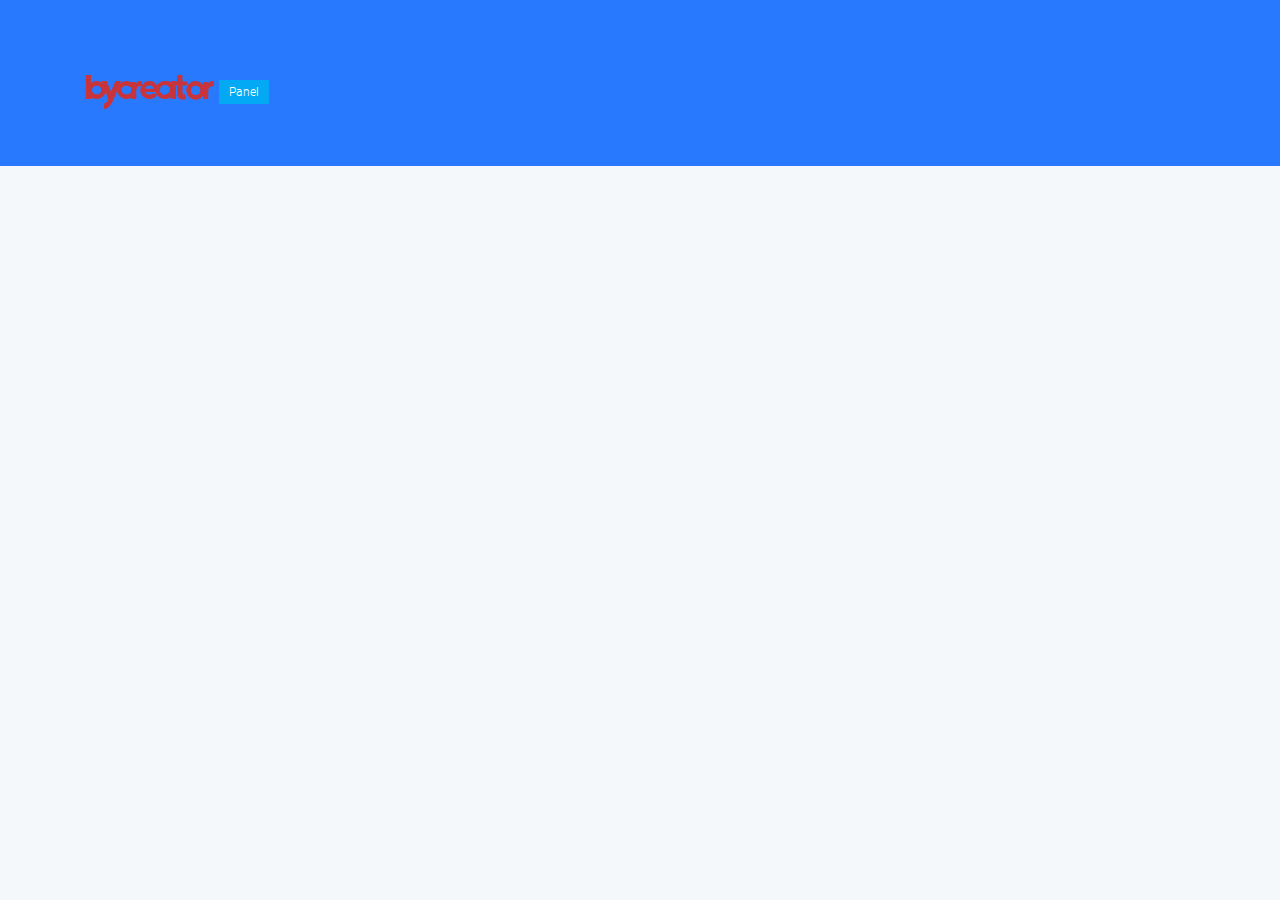
<file: demo.html>
<!DOCTYPE html>
<html lang="zxx">
<head>
    <meta charset="utf-8">
    <meta name="viewport" content="width=device-width, initial-scale=1, shrink-to-fit=no">
    <meta name="description" content="">
    <meta name="author" content="">
    <link rel="icon" href="assets/img/basic/favicon.ico" type="image/x-icon">
    <title>Paper</title>
    <!-- CSS -->
    <link rel="stylesheet" href="assets/css/app.css">
    <style>
        .loader {
            position: fixed;
            left: 0;
            top: 0;
            width: 100%;
            height: 100%;
            background-color: #F5F8FA;
            z-index: 9998;
            text-align: center;
        }

        .plane-container {
            position: absolute;
            top: 50%;
            left: 50%;
        }
    </style>
</head>
<body class="light">
<!-- Pre loader -->
<div id="loader" class="loader">
    <div class="plane-container">
        <div class="preloader-wrapper small active">
            <div class="spinner-layer spinner-blue">
                <div class="circle-clipper left">
                    <div class="circle"></div>
                </div><div class="gap-patch">
                <div class="circle"></div>
            </div><div class="circle-clipper right">
                <div class="circle"></div>
            </div>
            </div>

            <div class="spinner-layer spinner-red">
                <div class="circle-clipper left">
                    <div class="circle"></div>
                </div><div class="gap-patch">
                <div class="circle"></div>
            </div><div class="circle-clipper right">
                <div class="circle"></div>
            </div>
            </div>

            <div class="spinner-layer spinner-yellow">
                <div class="circle-clipper left">
                    <div class="circle"></div>
                </div><div class="gap-patch">
                <div class="circle"></div>
            </div><div class="circle-clipper right">
                <div class="circle"></div>
            </div>
            </div>

            <div class="spinner-layer spinner-green">
                <div class="circle-clipper left">
                    <div class="circle"></div>
                </div><div class="gap-patch">
                <div class="circle"></div>
            </div><div class="circle-clipper right">
                <div class="circle"></div>
            </div>
            </div>
        </div>
    </div>
</div>
<div id="app">
<div class="page light">
    <header class="blue accent-3 relative nav-sticky">
        <div class="navbar navbar-expand navbar-dark d-flex justify-content-between bd-navbar">
        </div>
        <div class="container text-white">
            <div class="pt-5 pb-5">
                <h4>
                    <img src="assets/img/basic/logo-white.png" alt="">
                    <small class="badge badge-primary r-0 mt-3 s-12">Panel</small>
                </h4>
            </div>
        </div>
    </header>
    <div class="container relative animatedParent animateOnce">
        <div class="tab-content my-3" id="v-pills-tabContent">
            <!--Today Tab Start-->
            <div class="tab-pane animated fadeInUpShort show active" id="v-pills-1" role="tabpanel"
                 aria-labelledby="v-pills-1-tab">
                <div class="row paper-items mt-5 pt-5">
                    <div class="col-md-4 home animatedParent animateOnce">
                        <figure class="animated fadeInUpShort">
                            <div class="img-wrapper">
                                <img src="assets/img/previews/d1.jpg" class="img-fluid" alt="">
                                <div class="img-overlay">
                                    <div class="buttons"><a rel="gallery" class="btn btn-primary" target="_blank"
                                                            href="index.html"><i
                                            class="icon icon-external-link-square"></i>
                                        View
                                        Demo</a>
                                    </div>
                                </div>
                            </div>
                        </figure>
                    </div>
                    <div class="col-md-4 home animatedParent animateOnce">
                        <figure class="animated fadeInUpShort">
                            <div class="img-wrapper">
                                <img src="assets/img/previews/d2.jpg" class="img-fluid" alt="">
                                <div class="img-overlay">
                                    <div class="buttons"><a rel="gallery" class="btn btn-primary" target="_blank"
                                                            href="panel-page-dashboard2.html"><i
                                            class="icon icon-external-link-square"></i>
                                        View
                                        Demo</a>
                                    </div>
                                </div>
                            </div>
                        </figure>
                    </div>
                    <div class="col-md-4 home animatedParent animateOnce">
                        <figure class="animated fadeInUpShort">
                            <div class="img-wrapper">
                                <img src="assets/img/previews/d3.jpg" class="img-fluid" alt="">
                                <div class="img-overlay">
                                    <div class="buttons"><a rel="gallery" class="btn btn-primary" target="_blank"
                                                            href="panel-page-dashboard3.html"><i
                                            class="icon icon-external-link-square"></i>
                                        View
                                        Demo</a>
                                    </div>
                                </div>
                            </div>
                        </figure>
                    </div>
                    <div class="col-md-4 home animatedParent animateOnce">
                        <figure class="animated fadeInUpShort">
                            <div class="img-wrapper">
                                <img src="assets/img/previews/d4.jpg" class="img-fluid" alt="">
                                <div class="img-overlay">
                                    <div class="buttons"><a rel="gallery" class="btn btn-primary" target="_blank"
                                                            href="panel-page-dashboard4.html"><i
                                            class="icon icon-external-link-square"></i>
                                        View
                                        Demo</a>
                                    </div>
                                </div>
                            </div>
                        </figure>
                    </div>
                    <div class="col-md-4 home animatedParent animateOnce">
                        <figure class="animated fadeInUpShort">
                            <div class="img-wrapper">
                                <img src="assets/img/previews/d5.jpg" class="img-fluid" alt="">
                                <div class="img-overlay">
                                    <div class="buttons"><a rel="gallery" class="btn btn-primary" target="_blank"
                                                            href="panel-page-dashboard5.html"><i
                                            class="icon icon-external-link-square"></i>
                                        View
                                        Demo</a>
                                    </div>
                                </div>
                            </div>
                        </figure>
                    </div>
                </div>
            </div>
            <!--Today Tab End-->
        </div>
    </div>
</div>
<!-- Right Sidebar -->
<aside class="control-sidebar fixed white ">
    <div class="slimScroll">
        <div class="sidebar-header">
            <h4>Activity List</h4>
            <a href="#" data-toggle="control-sidebar" class="paper-nav-toggle  active"><i></i></a>
        </div>
        <div class="p-3">
            <div>
                <div class="my-3">
                    <small>25% Complete</small>
                    <div class="progress" style="height: 3px;">
                        <div class="progress-bar bg-success" role="progressbar" style="width: 25%;" aria-valuenow="25"
                             aria-valuemin="0" aria-valuemax="100"></div>
                    </div>
                </div>
                <div class="my-3">
                    <small>45% Complete</small>
                    <div class="progress" style="height: 3px;">
                        <div class="progress-bar bg-info" role="progressbar" style="width: 45%;" aria-valuenow="45"
                             aria-valuemin="0" aria-valuemax="100"></div>
                    </div>
                </div>
                <div class="my-3">
                    <small>60% Complete</small>
                    `
                    <div class="progress" style="height: 3px;">
                        <div class="progress-bar bg-warning" role="progressbar" style="width: 60%;" aria-valuenow="60"
                             aria-valuemin="0" aria-valuemax="100"></div>
                    </div>
                </div>
                <div class="my-3">
                    <small>75% Complete</small>
                    <div class="progress" style="height: 3px;">
                        <div class="progress-bar bg-danger" role="progressbar" style="width: 75%;" aria-valuenow="75"
                             aria-valuemin="0" aria-valuemax="100"></div>
                    </div>
                </div>
                <div class="my-3">
                    <small>100% Complete</small>
                    <div class="progress" style="height: 3px;">
                        <div class="progress-bar" role="progressbar" style="width: 100%;" aria-valuenow="100"
                             aria-valuemin="0" aria-valuemax="100"></div>
                    </div>
                </div>
            </div>
        </div>
        <div class="p-3 bg-primary text-white">
            <div class="row">
                <div class="col-md-6">
                    <h5 class="font-weight-normal s-14">Sodium</h5>
                    <span class="font-weight-lighter text-primary">Spark Bar</span>
                    <div> Oxygen
                        <span class="text-primary">
                                                    <i class="icon icon-arrow_downward"></i> 67%</span>
                    </div>
                </div>
                <div class="col-md-6">
                    <canvas width="100" height="70" data-chart="spark" data-chart-type="bar"
                            data-dataset="[[28,68,41,43,96,45,100,28,68,41,43,96,45,100,28,68,41,43,96,45,100,28,68,41,43,96,45,100]]"
                            data-labels="['a','b','c','d','e','f','g','h','i','j','k','l','m','n','a','b','c','d','e','f','g','h','i','j','k','l','m','n']">
                    </canvas>
                </div>
            </div>
        </div>
        <div class="table-responsive">
            <table id="recent-orders" class="table table-hover mb-0 ps-container ps-theme-default">
                <tbody>
                <tr>
                    <td>
                        <a href="#">INV-281281</a>
                    </td>
                    <td>
                        <span class="badge badge-success">Paid</span>
                    </td>
                    <td>$ 1228.28</td>
                </tr>
                <tr>
                    <td>
                        <a href="#">INV-01112</a>
                    </td>
                    <td>
                        <span class="badge badge-warning">Overdue</span>
                    </td>
                    <td>$ 5685.28</td>
                </tr>
                <tr>
                    <td>
                        <a href="#">INV-281012</a>
                    </td>
                    <td>
                        <span class="badge badge-success">Paid</span>
                    </td>
                    <td>$ 152.28</td>
                </tr>
                <tr>
                    <td>
                        <a href="#">INV-01112</a>
                    </td>
                    <td>
                        <span class="badge badge-warning">Overdue</span>
                    </td>
                    <td>$ 5685.28</td>
                </tr>
                <tr>
                    <td>
                        <a href="#">INV-281012</a>
                    </td>
                    <td>
                        <span class="badge badge-success">Paid</span>
                    </td>
                    <td>$ 152.28</td>
                </tr>
                </tbody>
            </table>
        </div>
        <div class="sidebar-header">
            <h4>Activity</h4>
            <a href="#" data-toggle="control-sidebar" class="paper-nav-toggle  active"><i></i></a>
        </div>
        <div class="p-4">
            <div class="activity-item activity-primary">
                <div class="activity-content">
                    <small class="text-muted">
                        <i class="icon icon-user position-left"></i> 5 mins ago
                    </small>
                    <p>Lorem ipsum dolor sit amet conse ctetur which ascing elit users.</p>
                </div>
            </div>
            <div class="activity-item activity-danger">
                <div class="activity-content">
                    <small class="text-muted">
                        <i class="icon icon-user position-left"></i> 8 mins ago
                    </small>
                    <p>Lorem ipsum dolor sit ametcon the sectetur that ascing elit users.</p>
                </div>
            </div>
            <div class="activity-item activity-success">
                <div class="activity-content">
                    <small class="text-muted">
                        <i class="icon icon-user position-left"></i> 10 mins ago
                    </small>
                    <p>Lorem ipsum dolor sit amet cons the ecte tur and adip ascing elit users.</p>
                </div>
            </div>
            <div class="activity-item activity-warning">
                <div class="activity-content">
                    <small class="text-muted">
                        <i class="icon icon-user position-left"></i> 12 mins ago
                    </small>
                    <p>Lorem ipsum dolor sit amet consec tetur adip ascing elit users.</p>
                </div>
            </div>
        </div>
    </div>
</aside>
<!-- /.right-sidebar -->
<!-- Add the sidebar's background. This div must be placed
         immediately after the control sidebar -->
<div class="control-sidebar-bg shadow white fixed"></div>
</div>
<!--/#app -->
<script src="assets/js/app.js"></script>
</body>
</html>
</file>
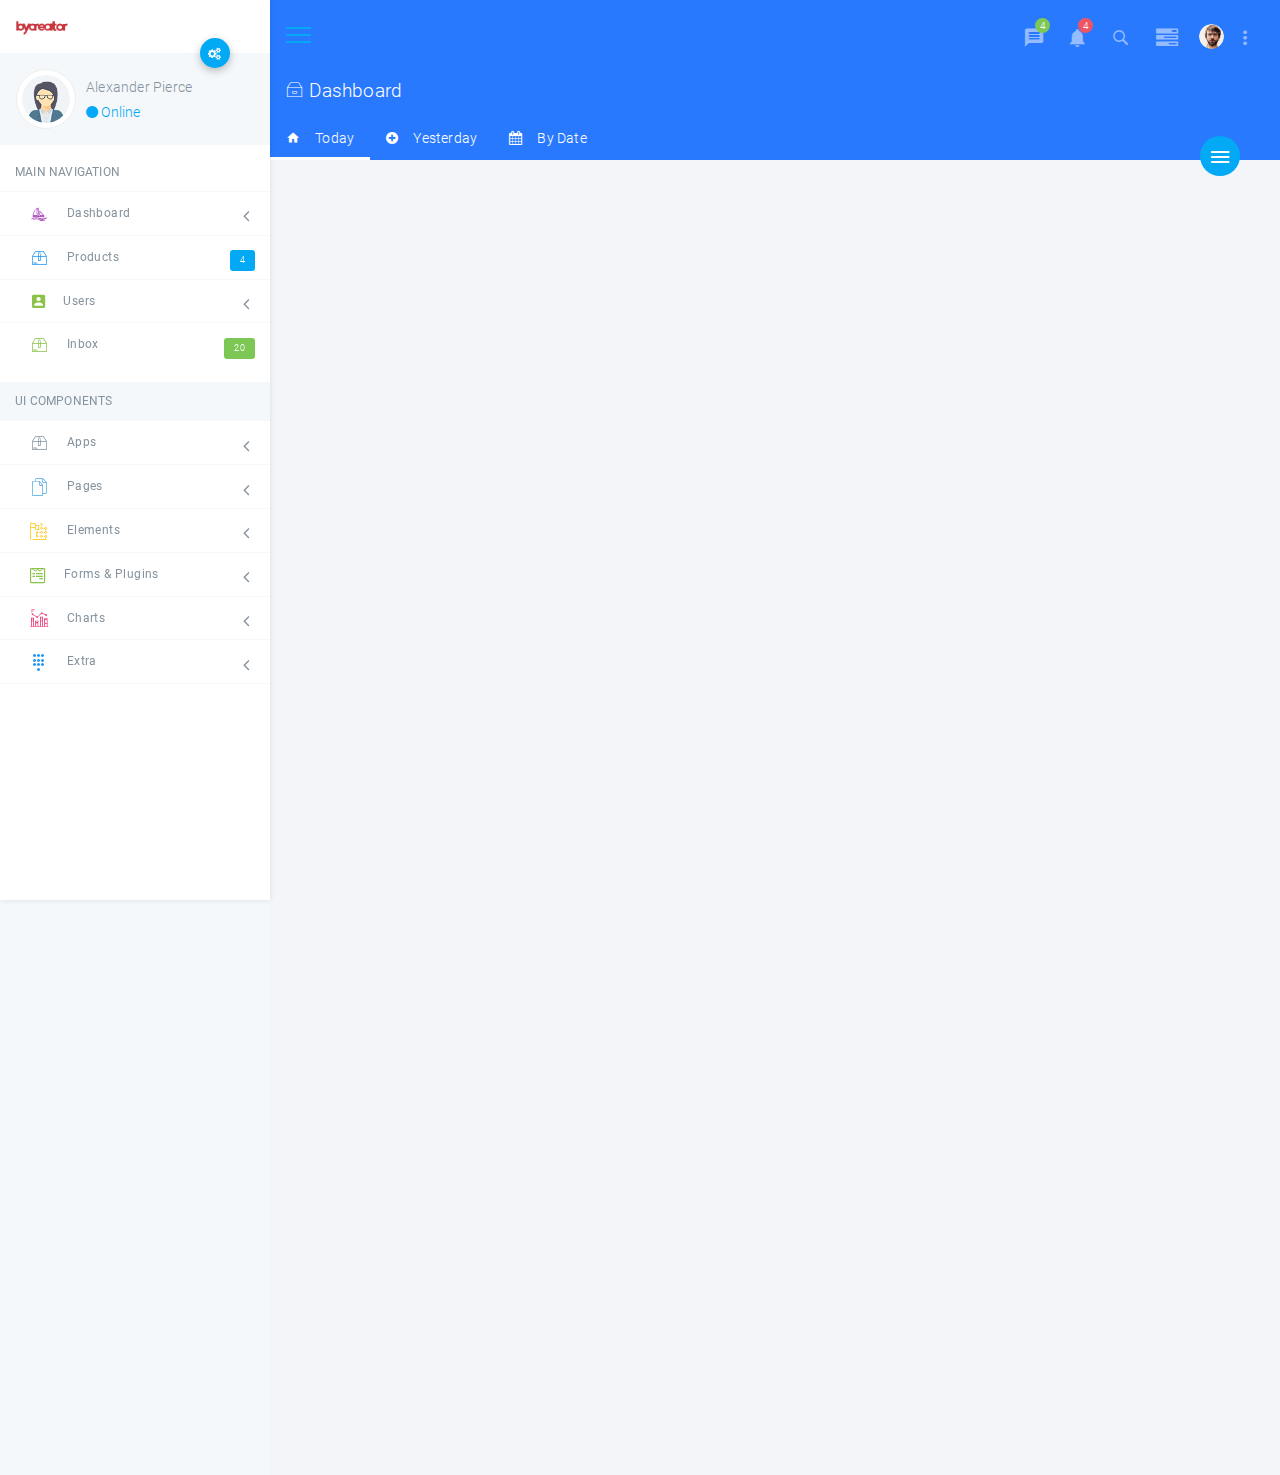
<file: index_.html>
<!DOCTYPE html>
<html lang="pt-br">
<head>
    <meta charset="utf-8">
    <meta name="viewport" content="width=device-width, initial-scale=1, shrink-to-fit=no">
    <meta name="description" content="">
    <meta name="author" content="">
    <link rel="icon" href="assets/img/basic/favicon.ico" type="image/x-icon">
    <title>Paper</title>
    <!-- CSS -->
    <link rel="stylesheet" href="assets/css/app.css">
    <link rel="stylesheet" href="assets/css/bycreator.css">
    <style>
        .loader {
            position: fixed;
            left: 0;
            top: 0;
            width: 100%;
            height: 100%;
            background-color: #F5F8FA;
            z-index: 9998;
            text-align: center;
        }

        .plane-container {
            position: absolute;
            top: 50%;
            left: 50%;
        }
    </style>
</head>
<body class="light">
<!-- Pre loader -->
<div id="loader" class="loader">
    <div class="plane-container">
        <div class="preloader-wrapper small active">
            <div class="spinner-layer spinner-blue">
                <div class="circle-clipper left">
                    <div class="circle"></div>
                </div><div class="gap-patch">
                <div class="circle"></div>
            </div><div class="circle-clipper right">
                <div class="circle"></div>
            </div>
            </div>

            <div class="spinner-layer spinner-red">
                <div class="circle-clipper left">
                    <div class="circle"></div>
                </div><div class="gap-patch">
                <div class="circle"></div>
            </div><div class="circle-clipper right">
                <div class="circle"></div>
            </div>
            </div>

            <div class="spinner-layer spinner-yellow">
                <div class="circle-clipper left">
                    <div class="circle"></div>
                </div><div class="gap-patch">
                <div class="circle"></div>
            </div><div class="circle-clipper right">
                <div class="circle"></div>
            </div>
            </div>

            <div class="spinner-layer spinner-green">
                <div class="circle-clipper left">
                    <div class="circle"></div>
                </div><div class="gap-patch">
                <div class="circle"></div>
            </div><div class="circle-clipper right">
                <div class="circle"></div>
            </div>
            </div>
        </div>
    </div>
</div>
<div id="app">
<aside class="main-sidebar fixed offcanvas shadow left-bycreator">
    <section class="sidebar">
        <div class="w-80px mt-3 mb-3 ml-3">
            <img src="assets/img/basic/logo.png" alt="">
        </div>
        <div class="relative">
            <a data-toggle="collapse" href="#userSettingsCollapse" role="button" aria-expanded="false"
               aria-controls="userSettingsCollapse" class="btn-fab btn-fab-sm fab-right fab-top btn-primary shadow1 ">
                <i class="icon icon-cogs"></i>
            </a>
            <div class="user-panel p-3 light mb-2">
                <div>
                    <div class="float-left image">
                        <img class="user_avatar" src="assets/img/dummy/u2.png" alt="User Image">
                    </div>
                    <div class="float-left info">
                        <h6 class="font-weight-light mt-2 mb-1">Alexander Pierce</h6>
                        <a href="#"><i class="icon-circle text-primary blink"></i> Online</a>
                    </div>
                </div>
                <div class="clearfix"></div>
                <div class="collapse multi-collapse" id="userSettingsCollapse">
                    <div class="list-group mt-3 shadow">
                        <a href="index.html" class="list-group-item list-group-item-action ">
                            <i class="mr-2 icon-umbrella text-blue"></i>Profile
                        </a>
                        <a href="#" class="list-group-item list-group-item-action"><i
                                class="mr-2 icon-cogs text-yellow"></i>Settings</a>
                        <a href="#" class="list-group-item list-group-item-action"><i
                                class="mr-2 icon-security text-purple"></i>Change Password</a>
                    </div>
                </div>
            </div>
        </div>
        <ul class="sidebar-menu">
            <li class="header"><strong>MAIN NAVIGATION</strong></li>
            <li class="treeview"><a href="#">
                <i class="icon icon-sailing-boat-water purple-text s-18"></i> <span>Dashboard</span> <i
                    class="icon icon-angle-left s-18 pull-right"></i>
            </a>
                <ul class="treeview-menu">
                    <li><a href="index.html"><i class="icon icon-folder5"></i>Panel Dashboard 1</a>
                    </li>
                    <li><a href="panel-page-dashboard2.html"><i class="icon icon-folder5"></i>Panel Dashboard 2</a>
                    </li>
                    <li><a href="panel-page-dashboard3.html"><i class="icon icon-folder5"></i>Panel Dashboard 3</a>
                    </li>
                    <li><a href="panel-page-dashboard4.html"><i class="icon icon-folder5"></i>Panel Dashboard 4</a>
                    </li>
                    <li><a href="panel-page-dashboard5.html"><i class="icon icon-folder5"></i>Panel Dashboard 5</a>
                    </li>
                </ul>
            </li>
            <li class="treeview"><a href="#">
                <i class="icon icon icon-package blue-text s-18"></i>
                <span>Products</span>
                <span class="badge r-3 badge-primary pull-right">4</span>
            </a>
                <ul class="treeview-menu">
                    <li><a href="panel-page-products.html"><i class="icon icon-circle-o"></i>All Products</a>
                    </li>
                    <li><a href="panel-page-products-create.html"><i class="icon icon-add"></i>Add
                        New </a>
                    </li>
                </ul>
            </li>
            <li class="treeview"><a href="#"><i class="icon icon-account_box light-green-text s-18"></i>Users<i
                    class="icon icon-angle-left s-18 pull-right"></i></a>
                <ul class="treeview-menu">
                    <li><a href="panel-page-users.html"><i class="icon icon-circle-o"></i>All Users</a>
                    </li>
                    <li><a href="panel-page-users-create.html"><i class="icon icon-add"></i>Add User</a>
                    </li>
                    <li><a href="panel-page-profile.html"><i class="icon icon-user"></i>User Profile </a>
                    </li>
                </ul>
            </li>
            <li class="treeview no-b"><a href="#">
                <i class="icon icon-package light-green-text s-18"></i>
                <span>Inbox</span>
                <span class="badge r-3 badge-success pull-right">20</span>
            </a>
                <ul class="treeview-menu">
                    <li><a href="panel-page-inbox.html"><i class="icon icon-circle-o"></i>All Messages</a>
                    </li>
                    <li><a href="panel-page-inbox-create.html"><i class="icon icon-add"></i>Compose</a>
                    </li>
                </ul>
            </li>
            <li class="header light mt-3"><strong>UI COMPONENTS</strong></li>
            <li class="treeview ">
                <a href="#">
                    <i class="icon icon-package text-lime s-18"></i> <span>Apps</span>
                    <i class="icon icon-angle-left s-18 pull-right"></i>
                </a>
                <ul class="treeview-menu">
                    <li><a href="panel-page-chat.html"><i class="icon icon-circle-o"></i>Chat</a>
                    </li>
                    <li><a href="panel-page-calendar.html"><i class="icon icon-date_range"></i>Calender</a>
                    </li>
                    <li><a href="panel-page-calendar2.html"><i class="icon icon-date_range"></i>Calender 2</a>
                    </li>
                    <li><a href="panel-page-contacts.html"><i class="icon icon-circle-o"></i>Contacts</a>
                    </li>
                </ul>
            </li>
            <li class="treeview">
                <a href="#">
                    <i class="icon icon-documents3 text-blue s-18"></i> <span>Pages</span>
                    <i class="icon icon-angle-left s-18 pull-right"></i>
                </a>
                <ul class="treeview-menu">
                    <li><a href="#"><i class="icon icon-documents3"></i>Blank Pages<i
                            class="icon icon-angle-left s-18 pull-right"></i></a>
                        <ul class="treeview-menu">
                            <li><a href="panel-page-blank.html"><i class="icon icon-document"></i>Simple Blank</a>
                            </li>
                            <li><a href="panel-page-blank-tabs.html"><i class="icon icon-document"></i>Tabs Blank <i
                                    class="icon icon-angle-left s-18 pull-right"></i></a>
                            </li>
                        </ul>
                    </li>
                    <li><a href="#"><i class="icon icon-fingerprint text-green"></i>Auth Pages<i
                            class="icon icon-angle-left s-18 pull-right"></i></a>
                        <ul class="treeview-menu">
                            <li><a href="login.html"><i class="icon icon-document"></i>Login Page 1</a>
                            </li>
                            <li><a href="login-2.html"><i class="icon icon-document"></i>Login Page 2</a>
                            </li>
                            <li><a href="login-3.html"><i class="icon icon-document"></i>Login Page 3</a>
                            </li>
                            <li><a href="login-4.html"><i class="icon icon-document"></i>Login Page 4</a>
                            </li>
                        </ul>
                    </li>
                    <li><a href="#"><i class="icon icon-bug text-red"></i>Error Pages<i
                            class="icon icon-angle-left s-18 pull-right"></i></a>
                        <ul class="treeview-menu">
                            <li><a href="panel-page-404.html"><i class="icon icon-document"></i>404 Page</a>
                            </li>
                            <li><a href="panel-page-500.html"><i class="icon icon-document"></i>500 Page<i
                                    class="icon icon-angle-left s-18 pull-right"></i></a>
                            </li>
                            <li><a href="panel-page-error.html"><i class="icon icon-document"></i>420 Page<i
                                    class="icon icon-angle-left s-18 pull-right"></i></a>
                            </li>
                        </ul>
                    </li>
                    <li><a href="#"><i class="icon icon-documents3"></i>Other Pages<i
                            class="icon icon-angle-left s-18 pull-right"></i></a>
                        <ul class="treeview-menu">
                            <li><a href="panel-page-invoice.html"><i class="icon icon-document"></i>Invoice Page</a>
                            </li>
                            <li><a href="panel-page-no-posts.html"><i class="icon icon-document"></i>No Post Page</a>
                            </li>
                        </ul>
                    </li>
                </ul>
            </li>
            <li class="treeview">
                <a href="#">
                    <i class="icon icon-goals-1 amber-text s-18"></i> <span>Elements</span>
                    <i class="icon icon-angle-left s-18 pull-right"></i>
                </a>
                <ul class="treeview-menu">
                    <li><a href="panel-element-widgets.html">
                        <i class="icon icon-widgets amber-text s-14"></i> <span>Widgets</span>
                    </a>
                    </li>
                    <li><a href="panel-element-counters.html">
                        <i class="icon icon-filter_9_plus amber-text s-14"></i> <span>Counters</span>
                    </a>
                    <li><a href="panel-element-buttons.html">
                        <i class="icon icon-touch_app amber-text s-14"></i> <span>Buttons</span>
                    </a>
                    </li>
                    <li>
                        <a href="panel-element-typography.html">
                            <i class="icon icon-text-width amber-text s-14"></i> <span>Typography</span>
                        </a>
                    </li>
                    <li><a href="panel-element-tabels.html">
                        <i class="icon icon-table amber-text s-14"></i> <span>Tables</span>
                    </a>
                    </li>
                    <li><a href="panel-element-alerts.html">
                        <i class="icon icon-exclamation-circle amber-text s-14"></i> <span>Alerts</span>
                    </a>
                    </li>
                    <li><a href="panel-element-slider.html"><i class="icon icon-view_carousel amber-text s-14"></i>
                        <span>Slider</span></a></li>
                    <li><a href="panel-element-tabs.html"><i class="icon icon-folders2 amber-text s-14"></i>
                        <span>Tabs</span></a></li>
                    <li><a href="panel-element-progress-bars.html"><i class="icon icon-folders2 amber-text s-14"></i>
                        <span>Progress Bars</span></a></li>
                    <li><a href="panel-element-badges.html"><i class="icon icon-flag7 amber-text s-14"></i>
                        <span>Badges</span></a></li>
                    <li><a href="panel-element-preloaders.html"><i class="icon icon-data_usage amber-text s-14"></i>
                        <span>Preloaders</span></a></li>
                </ul>
            </li>
            <li class="treeview ">
                <a href="#">
                    <i class="icon icon-wpforms light-green-text s-18 "></i> <span>Forms & Plugins</span>
                    <i class="icon icon-angle-left s-18 pull-right"></i>
                </a>
                <ul class="treeview-menu">
                    <li><a href="panel-element-forms.html"><i class="icon icon-wpforms light-green-text"></i>Bootstrap
                        Inputs</a>
                    </li>
                    <li><a href="panel-element-editor.html"><i class="icon icon-pen2 light-green-text"></i>Editor</a>
                    </li>
                    <li><a href="panel-element-toast.html"><i
                            class="icon icon-notifications_active light-green-text"></i>Toasts</a>
                    </li>
                    <li><a href="panel-element-stepper.html"><i class="icon icon-burst_mode light-green-text"></i>Stepper</a>
                    </li>
                    <li><a href="panel-element-date-time-picker.html"><i
                            class="icon icon-date_range light-green-text"></i>Date Time Picker</a>
                    </li>
                    <li><a href="panel-element-color-picker.html"><i class="icon icon-adjust light-green-text"></i>Color
                        Picker</a>
                    </li>
                    <li><a href="panel-element-range-slider.html"><i class="icon icon-space_bar light-green-text"></i>Range
                        Slider</a>
                    </li>
                    <li><a href="panel-element-select2.html"><i
                            class="icon  icon-one-finger-click light-green-text"></i>Select 2</a>
                    </li>
                    <li><a href="panel-element-tags.html"><i class="icon  icon-tags3 light-green-text"></i>Tags</a>
                    </li>
                    <li><a href="panel-element-data-tables.html"><i class="icon icon-table light-green-text"></i>Data
                        Tables</a>
                    </li>
                </ul>
            </li>
            <li class="treeview"><a href="#">
                <i class="icon icon-bar-chart2 pink-text s-18"></i>
                <span>Charts</span>
                <i class="icon icon-angle-left s-18 pull-right"></i>
            </a>
                <ul class="treeview-menu">
                    <li>
                        <a href="panel-element-charts-js.html"><i class="icon icon-area-chart pink-text s-14"></i><span>Charts.Js</span></a>
                    </li>
                    <li>
                        <a href="panel-element-morris.html"><i class="icon icon-bubble_chart pink-text s-14"></i>Morris
                            Charts</a>
                    </li>
                    <li>
                        <a href="panel-element-echarts.html">
                            <i class="icon icon-bar-chart-o pink-text s-14"></i>Echarts</a>
                    </li>
                    <li>
                        <a href="panel-element-easy-pie-charts.html">
                            <i class="icon icon-area-chart pink-text s-14"></i>Easy Pie Charts</a>
                    </li>
                    <li>
                        <a href="panel-element-jqvmap.html">
                            <i class="icon icon-map pink-text s-14"></i>Jqvmap</a>
                    </li>
                    <li>
                        <a href="panel-element-sparklines.html">
                            <i class="icon icon-line-chart2 pink-text s-14"></i>Sparklines</a>
                    </li>
                    <li>
                        <a href="panel-element-float.html">
                            <i class="icon icon-pie-chart pink-text s-14"></i>Float Charts</a>
                    </li>
                </ul>
            </li>
            <li class="treeview"><a href="#">
                <i class="icon icon-dialpad blue-text  s-18"></i>
                <span>Extra</span>
                <i class="icon icon-angle-left s-18 pull-right"></i>
            </a>
                <ul class="treeview-menu">
                    <li>
                        <a href="panel-element-letters.html">
                            <i class="icon icon-brightness_auto light-blue-text s-14"></i>
                            <span>Avatar Placeholders</span>
                        </a>
                    </li>
                    <li>
                        <a href="panel-element-icons.html">
                            <i class="icon icon-camera2 light-blue-text s-14"></i> <span>Icons</span>
                        </a>
                    </li>
                    <li><a href="panel-element-colors.html">
                        <i class="icon icon-palette light-blue-text s-14"></i> <span>Colors</span>
                    </a>
                    </li>
                </ul>
            </li>
        </ul>
    </section>
</aside>
<!--Sidebar End-->
<div class="has-sidebar-left">
    <div class="pos-f-t">
    <div class="collapse" id="navbarToggleExternalContent">
        <div class="bg-dark pt-2 pb-2 pl-4 pr-2">
            <div class="search-bar">
                <input class="transparent s-24 text-white b-0 font-weight-lighter w-128 height-50" type="text"
                       placeholder="start typing...">
            </div>
            <a href="#" data-toggle="collapse" data-target="#navbarToggleExternalContent" aria-expanded="false"
               aria-label="Toggle navigation" class="paper-nav-toggle paper-nav-white active "><i></i></a>
        </div>
    </div>
</div>
    <div class="sticky">
        <div class="navbar navbar-expand navbar-dark d-flex justify-content-between bd-navbar blue accent-3">
            <div class="relative">
                <a href="#" data-toggle="offcanvas" class="paper-nav-toggle pp-nav-toggle">
                    <i></i>
                </a>
            </div>
            <!--Top Menu Start -->
<div class="navbar-custom-menu p-t-10">
    <ul class="nav navbar-nav">
        <!-- Messages-->
        <li class="dropdown custom-dropdown messages-menu">
            <a href="#" class="nav-link" data-toggle="dropdown">
                <i class="icon-message "></i>
                <span class="badge badge-success badge-mini rounded-circle">4</span>
            </a>
            <ul class="dropdown-menu">
                <li>
                    <!-- inner menu: contains the actual data -->
                    <ul class="menu pl-2 pr-2">
                        <!-- start message -->
                        <li>
                            <a href="#">
                                <div class="avatar float-left">
                                    <img src="assets/img/dummy/u4.png" alt="">
                                    <span class="avatar-badge busy"></span>
                                </div>
                                <h4>
                                    Support Team
                                    <small><i class="icon icon-clock-o"></i> 5 mins</small>
                                </h4>
                                <p>Why not buy a new awesome theme?</p>
                            </a>
                        </li>
                        <!-- end message -->
                        <!-- start message -->
                        <li>
                            <a href="#">
                                <div class="avatar float-left">
                                    <img src="assets/img/dummy/u1.png" alt="">
                                    <span class="avatar-badge online"></span>
                                </div>
                                <h4>
                                    Support Team
                                    <small><i class="icon icon-clock-o"></i> 5 mins</small>
                                </h4>
                                <p>Why not buy a new awesome theme?</p>
                            </a>
                        </li>
                        <!-- end message -->
                        <!-- start message -->
                        <li>
                            <a href="#">
                                <div class="avatar float-left">
                                    <img src="assets/img/dummy/u2.png" alt="">
                                    <span class="avatar-badge idle"></span>
                                </div>
                                <h4>
                                    Support Team
                                    <small><i class="icon icon-clock-o"></i> 5 mins</small>
                                </h4>
                                <p>Why not buy a new awesome theme?</p>
                            </a>
                        </li>
                        <!-- end message -->
                        <!-- start message -->
                        <li>
                            <a href="#">
                                <div class="avatar float-left">
                                    <img src="assets/img/dummy/u3.png" alt="">
                                    <span class="avatar-badge busy"></span>
                                </div>
                                <h4>
                                    Support Team
                                    <small><i class="icon icon-clock-o"></i> 5 mins</small>
                                </h4>
                                <p>Why not buy a new awesome theme?</p>
                            </a>
                        </li>
                        <!-- end message -->
                    </ul>
                </li>
                <li class="footer s-12 p-2 text-center"><a href="#">See All Messages</a></li>
            </ul>
        </li>
        <!-- Notifications -->
        <li class="dropdown custom-dropdown notifications-menu">
            <a href="#" class=" nav-link" data-toggle="dropdown" aria-expanded="false">
                <i class="icon-notifications "></i>
                <span class="badge badge-danger badge-mini rounded-circle">4</span>
            </a>
            <ul class="dropdown-menu">
                <li class="header">You have 10 notifications</li>
                <li>
                    <!-- inner menu: contains the actual data -->
                    <ul class="menu">
                        <li>
                            <a href="#">
                                <i class="icon icon-data_usage text-success"></i> 5 new members joined today
                            </a>
                        </li>
                        <li>
                            <a href="#">
                                <i class="icon icon-data_usage text-danger"></i> 5 new members joined today
                            </a>
                        </li>
                        <li>
                            <a href="#">
                                <i class="icon icon-data_usage text-yellow"></i> 5 new members joined today
                            </a>
                        </li>
                    </ul>
                </li>
                <li class="footer p-2 text-center"><a href="#">View all</a></li>
            </ul>
        </li>
        <li>
            <a class="nav-link " data-toggle="collapse" data-target="#navbarToggleExternalContent"
               aria-controls="navbarToggleExternalContent"
               aria-expanded="false" aria-label="Toggle navigation">
                <i class=" icon-search3 "></i>
            </a>
        </li>
        <!-- Right Sidebar Toggle Button -->
        <li>
            <a class="nav-link ml-2" data-toggle="control-sidebar">
                <i class="icon-tasks "></i>
            </a>
        </li>
        <!-- User Account-->
        <li class="dropdown custom-dropdown user user-menu">
            <a href="#" class="nav-link" data-toggle="dropdown">
                <img src="assets/img/dummy/u8.png" class="user-image" alt="User Image">
                <i class="icon-more_vert "></i>
            </a>
            <div class="dropdown-menu p-4">
                <div class="row box justify-content-between my-4">
                    <div class="col">
                        <a href="#">
                            <i class="icon-apps purple lighten-2 avatar  r-5"></i>
                            <div class="pt-1">Apps</div>
                        </a>
                    </div>
                    <div class="col"><a href="#">
                        <i class="icon-beach_access pink lighten-1 avatar  r-5"></i>
                        <div class="pt-1">Profile</div>
                    </a></div>
                    <div class="col">
                        <a href="#">
                            <i class="icon-perm_data_setting indigo lighten-2 avatar  r-5"></i>
                            <div class="pt-1">Settings</div>
                        </a>
                    </div>
                </div>
                <div class="row box justify-content-between my-4">
                    <div class="col">
                        <a href="#">
                            <i class="icon-star light-green lighten-1 avatar  r-5"></i>
                            <div class="pt-1">Favourites</div>
                        </a>
                    </div>
                    <div class="col">
                        <a href="#">
                            <i class="icon-save2 orange accent-1 avatar  r-5"></i>
                            <div class="pt-1">Saved</div>
                        </a>
                    </div>
                    <div class="col">
                        <a href="#">
                            <i class="icon-perm_data_setting grey darken-3 avatar  r-5"></i>
                            <div class="pt-1">Settings</div>
                        </a>
                    </div>
                </div>
                <hr>
                <div class="row box justify-content-between my-4">
                    <div class="col">
                        <a href="#">
                            <i class="icon-apps purple lighten-2 avatar  r-5"></i>
                            <div class="pt-1">Apps</div>
                        </a>
                    </div>
                    <div class="col"><a href="#">
                        <i class="icon-beach_access pink lighten-1 avatar  r-5"></i>
                        <div class="pt-1">Profile</div>
                    </a></div>
                    <div class="col">
                        <a href="#">
                            <i class="icon-perm_data_setting indigo lighten-2 avatar  r-5"></i>
                            <div class="pt-1">Settings</div>
                        </a>
                    </div>
                </div>
            </div>
        </li>
    </ul>
</div>
        </div>
    </div>
</div>
<div class="page has-sidebar-left height-full">
    <header class="blue accent-3 relative nav-sticky">
        <div class="container-fluid text-white">
            <div class="row p-t-b-10 ">
                <div class="col">
                    <h4>
                        <i class="icon-box"></i>
                        Dashboard
                    </h4>
                </div>
            </div>
            <div class="row">
                <ul class="nav responsive-tab nav-material nav-material-white" id="v-pills-tab">
                    <li>
                        <a class="nav-link active" id="v-pills-1-tab" data-toggle="pill" href="#v-pills-1">
                            <i class="icon icon-home2"></i>Today</a>
                    </li>
                    <li>
                        <a class="nav-link" id="v-pills-2-tab" data-toggle="pill" href="#v-pills-2"><i class="icon icon-plus-circle mb-3"></i>Yesterday</a>
                    </li>
                    <li>
                        <a class="nav-link" id="v-pills-3-tab" data-toggle="pill" href="#v-pills-3"><i class="icon icon-calendar"></i>By Date</a>
                    </li>
                </ul>
                <a class="btn-fab fab-right btn-primary" data-toggle="control-sidebar">
                    <i class="icon icon-menu"></i>
                </a>
            </div>
        </div>
    </header>
    <div class="container-fluid relative animatedParent animateOnce">
        <div class="tab-content pb-3" id="v-pills-tabContent">
            <!--Today Tab Start-->
            <div class="tab-pane animated fadeInUpShort show active" id="v-pills-1">
                <div class="row my-3">
                    <div class="col-md-3">
                        <div class="counter-box white r-5 p-3">
                            <div class="p-4">
                                <div class="float-right">
                                    <span class="icon icon-note-list text-light-blue s-48"></span>
                                </div>
                                <div class="counter-title">Web Projects</div>
                                <h5 class="sc-counter mt-3">1228</h5>
                            </div>
                            <div class="progress progress-xs r-0">
                                <div class="progress-bar" role="progressbar" style="width: 25%;" aria-valuenow="25"
                                     aria-valuemin="0" aria-valuemax="128"></div>
                            </div>
                        </div>
                    </div>
                    <div class="col-md-3">
                        <div class="counter-box white r-5 p-3">
                            <div class="p-4">
                                <div class="float-right">
                                    <span class="icon icon-mail-envelope-open s-48"></span>
                                </div>
                                <div class="counter-title ">Premium Themes</div>
                                <h5 class="sc-counter mt-3">1228</h5>
                            </div>
                            <div class="progress progress-xs r-0">
                                <div class="progress-bar" role="progressbar" style="width: 50%;" aria-valuenow="25"
                                     aria-valuemin="0" aria-valuemax="128"></div>
                            </div>
                        </div>
                    </div>
                    <div class="col-md-3">
                        <div class="counter-box white r-5 p-3">
                            <div class="p-4">
                                <div class="float-right">
                                    <span class="icon icon-stop-watch3 s-48"></span>
                                </div>
                                <div class="counter-title">Support Requests</div>
                                <h5 class="sc-counter mt-3">1228</h5>
                            </div>
                            <div class="progress progress-xs r-0">
                                <div class="progress-bar" role="progressbar" style="width: 75%;" aria-valuenow="25"
                                     aria-valuemin="0" aria-valuemax="128"></div>
                            </div>
                        </div>
                    </div>
                    <div class="col-md-3">
                        <div class="counter-box white r-5 p-3">
                            <div class="p-4">
                                <div class="float-right">
                                    <span class="icon icon-inbox-document-text s-48"></span>
                                </div>
                                <div class="counter-title">Support Requests</div>
                                <h5 class="sc-counter mt-3">550</h5>
                            </div>
                            <div class="progress progress-xs r-0">
                                <div class="progress-bar" role="progressbar" style="width: 25%;" aria-valuenow="25"
                                     aria-valuemin="0" aria-valuemax="128"></div>
                            </div>
                        </div>
                    </div>
                </div>
                <div class="row">
                    <div class="col-md-12">
                        <div class="white p-5 r-5">
                            <div class="card-title">
                                <h5> Sales Overview</h5>
                            </div>
                            <div class="row my-3">
                                <div class="col-md-3">
                                    <div class="my-3 mt-4">
                                        <h5>Sales <span class="red-text">+203.48</span></h5>
                                        <span class="s-24">$2652.07</span>
                                        <p>A short summary of sales report if you want to add here. This could be useful
                                            for quick view.</p>
                                    </div>
                                    <div class="row no-gutters bg-light r-3 p-2 mt-5">
                                        <div class="col-md-6 b-r p-3">
                                                <h5>Net Sales</h5>
                                                <span>$2351.08 </span>
                                        </div>
                                        <div class="col-md-6 p-3">
                                            <div class="">
                                                <h5>Costs <span class="amber-text">+87.4</span></h5>
                                                <span>$900.09</span>
                                            </div>
                                        </div>
                                    </div>
                                </div>
                                <div class="col-md-9" style="height: 350px">
                                    <canvas data-chart="line" data-dataset="[
                                                            [0, 15, 4, 30, 8, 5, 18],
                                                            [1, 7, 21, 4, 12, 5, 10],
                                                
                                                            ]" data-labels="['A', 'B', 'C', 'D', 'E', 'F']"
                                            data-dataset-options="[
                                                            {   label:'HTML',
                                                                fill: true,
                                                                backgroundColor: 'rgba(50,141,255,.2)',
                                                                borderColor: '#328dff',
                                                                pointBorderColor: '#328dff',
                                                                pointBackgroundColor: '#fff',
                                                                pointBorderWidth: 2,
                                                                borderWidth: 1,
                                                                borderJoinStyle: 'miter',
                                                                pointHoverBackgroundColor: '#328dff',
                                                                pointHoverBorderColor: '#328dff',
                                                                pointHoverBorderWidth: 1,
                                                                pointRadius: 3,
                                                                
                                                            },
                                                            {  
                                                                label:'Wordpress',
                                                                fill: false,
                                                                borderDash: [5, 5],
                                                                backgroundColor: 'rgba(87,115,238,.3)',
                                                                borderColor: '#2979ff',
                                                                pointBorderColor: '#2979ff',
                                                                pointBackgroundColor: '#2979ff',
                                                                pointBorderWidth: 2,
                                                
                                                                borderWidth: 1,
                                                                borderJoinStyle: 'miter',
                                                                pointHoverBackgroundColor: '#2979ff',
                                                                pointHoverBorderColor: '#fff',
                                                                pointHoverBorderWidth: 1,
                                                                pointRadius: 3,
                                                                
                                                            }
                                                            ]"
                                            data-options="{
                                                                    maintainAspectRatio: false,
                                                                    legend: {
                                                                        display: true
                                                                    },
                                                        
                                                                    scales: {
                                                                        xAxes: [{
                                                                            display: true,
                                                                            gridLines: {
                                                                                zeroLineColor: '#eee',
                                                                                color: '#eee',
                                                                            
                                                                                borderDash: [5, 5],
                                                                            }
                                                                        }],
                                                                        yAxes: [{
                                                                            display: true,
                                                                            gridLines: {
                                                                                zeroLineColor: '#eee',
                                                                                color: '#eee',
                                                                                borderDash: [5, 5],
                                                                            }
                                                                        }]
                                                        
                                                                    },
                                                                    elements: {
                                                                        line: {
                                                                        
                                                                            tension: 0.4,
                                                                            borderWidth: 1
                                                                        },
                                                                        point: {
                                                                            radius: 2,
                                                                            hitRadius: 10,
                                                                            hoverRadius: 6,
                                                                            borderWidth: 4
                                                                        }
                                                                    }
                                                                }">
                                    </canvas>
                                </div>
                            </div>
                        </div>
                    </div>
                </div>
                <div class="row row-eq-height">
                    <!-- Social Widget Start -->
                    <div class="col-md-3">
                        <div class="card my-3 no-b r-5">
                            <div class="card-header white no-b">
                                <h6><span class="badge badge-danger r-3 mr-2">5</span>New Chats </h6>
                            </div>
                            <div class="card-body chat-widget  p-3 r-5 slimScroll" data-height="435">
                                <ul class="list-unstyled">
                                    <li class="by-me">
                                        <div class="avatar float-left">
                                            <img src="assets/img/dummy/u1.png" alt="" class="img-responsive">
                                            <span class="avatar-badge has-indicator busy"></span>
                                        </div>
                                        <div class="chat-content">
                                            <!-- In meta area, first include "name" and then "time" -->
                                            <div class="chat-meta">Sent
                                                <span class="float-right">3 hours ago</span>
                                            </div>
                                            Vivamus diam elit diam, consectetur dapibus adipiscing elit.
                                        </div>
                                    </li>
                                    <!-- Chat by other. Use the class "by-other". -->
                                    <li class="by-other">
                                        <!-- Use the class "float-right" in avatar -->
                                        <div class="avatar float-right">
                                            <!-- Online or offline -->
                                            <b class="c-off"></b>
                                            <img src="assets/img/dummy/u4.png" alt="" class="img-responsive">
                                            <span class="avatar-badge has-indicator idle"></span>
                                        </div>
                                        <div class="chat-content">
                                            <!-- In the chat meta, first include "time" then "name" -->
                                            <div class="chat-meta">3 hours ago
                                                <span class="float-right">Received</span>
                                            </div>
                                            Vivamus diam elit diam, consectetur elit.
                                        </div>
                                    </li>
                                    <li class="by-me">
                                        <div class="avatar float-left">
                                            <b class="c-on"></b>
                                            <img src="assets/img/dummy/u5.png" alt="" class="img-responsive">
                                            <span class="avatar-badge has-indicator online"></span>
                                        </div>
                                        <div class="chat-content">
                                            <div class="chat-meta">Seen
                                                <span class="float-right">4 hours ago</span>
                                            </div>
                                            Lorem dolor sit sit amet dolo.
                                        </div>
                                    </li>
                                    <li class="by-other">
                                        <!-- Use the class "float-right" in avatar -->
                                        <div class="avatar float-right">
                                            <b class="c-off"></b>
                                            <img src="assets/img/dummy/u4.png" alt="" class="img-responsive">
                                            <span class="avatar-badge has-indicator online"></span>
                                        </div>
                                        <div class="chat-content">
                                            <!-- In the chat meta, first include "time" then "name" -->
                                            <div class="chat-meta">3 hours ago
                                                <span class="float-right">Undelivered</span>
                                            </div>
                                            Vivamus diam elit diam, consectetur.
                                        </div>
                                    </li>
                                    <li class="by-me">
                                        <div class="avatar float-left">
                                            <b class="c-on"></b>
                                            <img src="assets/img/dummy/u3.png" alt="" class="img-responsive">
                                            <span class="avatar-badge has-indicator bust"></span>
                                        </div>
                                        <div class="chat-content">
                                            <div class="chat-meta">Audio
                                                <span class="float-right">4 hours ago</span>
                                            </div>
                                            Vivamus diam eget, Vivamus consectetur.
                                        </div>
                                    </li>
                                    <li class="by-other">
                                        <!-- Use the class "float-right" in avatar -->
                                        <div class="avatar float-right">
                                            <b class="c-off"></b>
                                            <img src="assets/img/dummy/u2.png" alt="" class="img-responsive">
                                            <span class="avatar-badge has-indicator online"></span>
                                        </div>
                                        <div class="chat-content">
                                            <!-- In the chat meta, first include "time" then "name" -->
                                            <div class="chat-meta">3 hours ago
                                                <span class="float-right">Image</span>
                                            </div>
                                            Duis dolor sit eut purus dolor feugius diam elit diamt.
                                        </div>
                                    </li>
                                </ul>
                            </div>
                            <div class="card-footer white">
                                <!-- Chat button -->
                                <form>
                                    <div class="input-group">
                                        <input class="form-control s-12 bg-light r-30 mr-3"
                                               placeholder="Type your message..." type="text">
                                        <span class="input-group-btn">
                                                        <button type="submit" class="btn-fab btn-danger p-0 s-14"><i
                                                                class="icon-subdirectory_arrow_left"></i></button>
                                                    </span>
                                    </div>
                                </form>
                            </div>
                        </div>
                    </div>
                    <!-- Social Widget End -->
                    <!-- Product Widget Start -->
                    <div class="col-md-3">
                        <div class="card no-b r-5 my-3">
                            <div class="card-body">
                                <h5 class="card-title">New Followers <span class="badge badge-success r-3">30+</span>
                                </h5>
                                <p>There are 30 new followers</p>
                                <div class="avatar-group">
                                    <figure class="avatar">
                                        <img src="assets/img/dummy/u4.png" alt=""></figure>
                                    <figure class="avatar">
                                        <span class="avatar-letter avatar-letter-l circle"></span>
                                    </figure>
                                    <figure class="avatar">
                                        <img src="assets/img/dummy/u5.png" alt=""></figure>
                                    <figure class="avatar">
                                        <img src="assets/img/dummy/u6.png" alt=""></figure>
                                    <figure class="avatar">
                                        <img src="assets/img/dummy/u7.png" alt="">
                                    </figure>
                                    <figure class="avatar">
                                        <span class="avatar-letter avatar-letter-a circle"></span>
                                    </figure>
                                    <figure class="avatar">
                                        <span class="avatar-letter avatar-letter-b circle"></span>
                                    </figure>
                                </div>
                            </div>
                        </div>
                        <div class="card no-b r-5 my-3">
                            <div class="bg-primary text-white lighten-2 r-5">
                                <div class="pt-5 pb-0 pl-4 pr-4">
                                    <div class="lightSlider masonry-container" data-item="1" data-item-md="1"
                                         data-item-sm="1" data-auto="true" data-pause="6000" data-pager="false" data-controls="false" data-loop="true">
                                        <div>
                                            <h5 class="font-weight-normal s-14">Followers Increased</h5>
                                            <div class="my-5">
                                                  <span>
                                               Today 30%</span>
                                                <div class="progress" style="height: 3px;">
                                                    <div class="progress-bar bg-success" role="progressbar" style="width: 25%;" aria-valuenow="25" aria-valuemin="0" aria-valuemax="100"></div>
                                                </div>
                                            </div>
                                            <div class="my-5">
                                                  <span>
                                               Yesterday 10%</span>
                                                <div class="progress" style="height: 3px;">
                                                    <div class="progress-bar bg-success" role="progressbar" style="width: 25%;" aria-valuenow="25" aria-valuemin="0" aria-valuemax="100"></div>
                                                </div>
                                            </div>
                                            <canvas width="378" height="140" data-chart="spark" data-chart-type="bar"
                                                data-dataset="[[28,530,200,430,28,530,200,430,28,530,200,430,28,530,200,430,28,530,200,430]]"
                                                data-labels="['a','b','c','d','a','b','c','d','a','b','c','d','a','b','c','d','a','b','c','d']"
                                                data-dataset-options="[
                                                        { borderColor:  'rgba(54, 162, 235, 1)', backgroundColor: 'rgba(54, 162, 235,1)'},
                                                        ]">
                                        </canvas>
                                        </div>
                                        <div>
                                            <h5 class="font-weight-normal s-14">Followers Increased</h5>
                                            <div class="my-5">
                                                  <span>
                                               Today 30%</span>
                                                <div class="progress" style="height: 3px;">
                                                    <div class="progress-bar bg-success" role="progressbar" style="width: 25%;" aria-valuenow="25" aria-valuemin="0" aria-valuemax="100"></div>
                                                </div>
                                            </div>
                                            <div class="my-5">
                                                  <span>
                                               Yesterday 10%</span>
                                                <div class="progress" style="height: 3px;">
                                                    <div class="progress-bar bg-success" role="progressbar" style="width: 25%;" aria-valuenow="25" aria-valuemin="0" aria-valuemax="100"></div>
                                                </div>
                                            </div>
                                            <canvas width="378" height="140" data-chart="spark" data-chart-type="line"
                                                    data-dataset="[[28,530,200,430,28,530,200,430,28,530,200,430,28,530,200,430,28,530,200,430]]"
                                                    data-labels="['a','b','c','d','a','b','c','d','a','b','c','d','a','b','c','d','a','b','c','d']"
                                                    data-dataset-options="[
                                                        { borderColor:  'rgba(54, 162, 235, 1)', backgroundColor: 'rgba(54, 162, 235,1)'},
                                                        ]">
                                            </canvas>
                                        </div>
                                    </div>
                                </div>

                            </div>
                        </div>
                    </div>
                    <div class="col-md-6">
                        <div class="card my-3 no-b">
                            <div class="card-header white b-0 p-3">
                                <div class="card-handle">
                                    <a data-toggle="collapse" href="#salesCard" aria-expanded="false"
                                       aria-controls="salesCard">
                                        <i class="icon-menu"></i>
                                    </a>
                                </div>
                                <h4 class="card-title">Daily Sale Report</h4>
                                <small class="card-subtitle mb-2 text-muted">Items purchase by users.</small>
                            </div>
                            <div class="collapse show" id="salesCard">
                                <div class="card-body p-0">
                                    <div class="table-responsive">
                                        <table class="table table-hover earning-box">
                                            <thead class="bg-light">
                                            <tr>
                                                <th colspan="2">Client Name</th>
                                                <th>Item Purchased</th>
                                                <th>Price</th>
                                            </tr>
                                            </thead>
                                            <tbody>
                                            <tr>
                                                <td class="w-10">
                                                    <a href="panel-page-profile.html" class="avatar avatar-lg">
                                                        <img src="assets/img/dummy/u6.png" alt="">
                                                    </a>
                                                </td>
                                                <td>
                                                    <h6>Sara Kamzoon</h6>
                                                    <small class="text-muted">Marketing Manager</small>
                                                </td>
                                                <td>25</td>
                                                <td>$250</td>
                                            </tr>
                                            <tr>
                                                <td class="w-10">
                                                    <a href="panel-page-profile.html" class="avatar avatar-lg">
                                                        <img src="assets/img/dummy/u7.png" alt="">
                                                    </a>
                                                </td>
                                                <td>
                                                    <h6>Sara Kamzoon</h6>
                                                    <small class="text-muted">Marketing Manager</small>
                                                </td>
                                                <td>25</td>
                                                <td>$250</td>
                                            </tr>
                                            <tr>
                                                <td class="w-10">
                                                    <a href="panel-page-profile.html" class="avatar avatar-lg">
                                                        <img src="assets/img/dummy/u9.png" alt="">
                                                    </a>
                                                </td>
                                                <td>
                                                    <h6>Sara Kamzoon</h6>
                                                    <small class="text-muted">Marketing Manager</small>
                                                </td>
                                                <td>25</td>
                                                <td>$250</td>
                                            </tr>
                                            <tr>
                                                <td class="w-10">
                                                    <a href="panel-page-profile.html" class="avatar avatar-lg">
                                                        <img src="assets/img/dummy/u11.png" alt="">
                                                    </a>
                                                </td>
                                                <td>
                                                    <h6>Sara Kamzoon</h6>
                                                    <small class="text-muted">Marketing Manager</small>
                                                </td>
                                                <td>25</td>
                                                <td>$250</td>
                                            </tr>
                                            <tr>
                                                <td class="w-10">
                                                    <a href="panel-page-profile.html" class="avatar avatar-lg">
                                                        <img src="assets/img/dummy/u12.png" alt="">
                                                    </a>
                                                </td>
                                                <td>
                                                    <h6>Sara Kamzoon</h6>
                                                    <small class="text-muted">Marketing Manager</small>
                                                </td>
                                                <td>25</td>
                                                <td>$250</td>
                                            </tr>
                                            </tbody>
                                        </table>
                                    </div>
                                </div>
                            </div>
                        </div>
                    </div>
                </div>
            </div>
            <!--Today Tab End-->
            <!--Yesterday Tab Start-->
            <div class="tab-pane animated fadeInUpShort" id="v-pills-2">
                <div class="row my-3">
                    <div class="col-md-3">
                        <div class="counter-box white r-5 p-3">
                            <div class="p-4">
                                <div class="float-right">
                                    <span class="icon icon-note-list text-light-blue s-48"></span>
                                </div>
                                <div class="counter-title">Web Projects</div>
                                <h5 class="sc-counter mt-3">3000</h5>
                            </div>
                            <div class="progress progress-xs r-0">
                                <div class="progress-bar bg-warning" role="progressbar" style="width: 25%;"
                                     aria-valuenow="25" aria-valuemin="0" aria-valuemax="128"></div>
                            </div>
                        </div>
                    </div>
                    <div class="col-md-3">
                        <div class="counter-box white r-5 p-3">
                            <div class="p-4">
                                <div class="float-right">
                                    <span class="icon icon-mail-envelope-open s-48"></span>
                                </div>
                                <div class="counter-title ">Premium Themes</div>
                                <h5 class="sc-counter mt-3">1000</h5>
                            </div>
                            <div class="progress progress-xs r-0">
                                <div class="progress-bar bg-success" role="progressbar" style="width: 50%;"
                                     aria-valuenow="25" aria-valuemin="0" aria-valuemax="128"></div>
                            </div>
                        </div>
                    </div>
                    <div class="col-md-3">
                        <div class="counter-box white r-5 p-3">
                            <div class="p-4">
                                <div class="float-right">
                                    <span class="icon icon-stop-watch3 s-48"></span>
                                </div>
                                <div class="counter-title">Support Requests</div>
                                <h5 class="sc-counter mt-3">600</h5>
                            </div>
                            <div class="progress progress-xs r-0">
                                <div class="progress-bar" role="progressbar" style="width: 75%;" aria-valuenow="25"
                                     aria-valuemin="0" aria-valuemax="128"></div>
                            </div>
                        </div>
                    </div>
                    <div class="col-md-3">
                        <div class="counter-box white r-5 p-3">
                            <div class="p-4">
                                <div class="float-right">
                                    <span class="icon icon-inbox-document-text s-48"></span>
                                </div>
                                <div class="counter-title">Support Requests</div>
                                <h5 class="sc-counter mt-3">525</h5>
                            </div>
                            <div class="progress progress-xs r-0">
                                <div class="progress-bar bg-danger" role="progressbar" style="width: 25%;"
                                     aria-valuenow="25" aria-valuemin="0" aria-valuemax="128"></div>
                            </div>
                        </div>
                    </div>
                </div>
                <div class="row my-3">
                    <div class="col-md-12">
                        <div class="white p-5 r-5">
                            <div style="height: 528px">
                                <canvas
                                        data-chart="line"
                                        data-dataset="[
                                                [0,528,228,728,528,1628,0],
                                                [0,628,228,1228,428,1828,0],
                                                ]"
                                        data-labels="['Blue','Yellow','Green','Purple','Orange','Red','Indigo']"
                                        data-dataset-options="[
                                            { label:'Sales', borderColor:  'rgba(54, 162, 235, 1)', backgroundColor: 'rgba(54, 162, 235,1)'},
                                            { label:'Orders', borderColor:  'rgba(255,99,132,1)', backgroundColor: 'rgba(255, 99, 132, 1)' }]"
                                        data-options="{
                                                maintainAspectRatio: false,
                                                legend: {
                                                    display: true
                                                },
                                    
                                                scales: {
                                                    xAxes: [{
                                                        display: true,
                                                        gridLines: {
                                                            zeroLineColor: '#eee',
                                                            color: '#eee',
                                                      
                                                            borderDash: [5, 5],
                                                        }
                                                    }],
                                                    yAxes: [{
                                                        display: true,
                                                        gridLines: {
                                                            zeroLineColor: '#eee',
                                                            color: '#eee',
                                                            borderDash: [5, 5],
                                                        }
                                                    }]
                                    
                                                },
                                                elements: {
                                                    line: {
                                                    
                                                        tension: 0.4,
                                                        borderWidth: 1
                                                    },
                                                    point: {
                                                        radius: 2,
                                                        hitRadius: 10,
                                                        hoverRadius: 6,
                                                        borderWidth: 4
                                                    }
                                                }
                                            }">
                                </canvas>
                            </div>
                        </div>
                    </div>
                </div>
            </div>
            <!--Yesterday Tab Start-->
            <!--Yesterday Tab Start-->
            <div class="tab-pane animated fadeInUpShort" id="v-pills-3">
                <div class="row">
                    <div class="col-md-4 mx-md-auto m-5">
                        <div class="card no-b shadow">
                            <div class="card-body p-4">
                                <div>
                                    <i class="icon-calendar-check-o s-48 text-primary"></i>
                                    <p class="p-t-b-20">Hey Soldier welcome back signin now there is lot of new stuff
                                        waiting
                                        for you</p>
                                </div>
                                <form action="dashboard2.html">
                                    <div class="form-group has-icon"><i class="icon-calendar"></i>
                                        <input class="form-control form-control-lg datePicker" placeholder="Date From"
                                               type="text">
                                    </div>
                                    <div class="form-group has-icon"><i class="icon-calendar"></i>
                                        <input class="form-control form-control-lg datePicker" placeholder="Date TO"
                                               type="text">
                                    </div>
                                    <input class="btn btn-success btn-lg btn-block" value="Get Data" type="submit">
                                </form>
                            </div>
                        </div>
                    </div>
                </div>
            </div>
            <!--Yesterday Tab Start-->
        </div>
    </div>
</div>
<!-- Right Sidebar -->
<aside class="control-sidebar fixed white ">
    <div class="slimScroll">
        <div class="sidebar-header">
            <h4>Activity List</h4>
            <a href="#" data-toggle="control-sidebar" class="paper-nav-toggle  active"><i></i></a>
        </div>
        <div class="p-3">
            <div>
                <div class="my-3">
                    <small>25% Complete</small>
                    <div class="progress" style="height: 3px;">
                        <div class="progress-bar bg-success" role="progressbar" style="width: 25%;" aria-valuenow="25"
                             aria-valuemin="0" aria-valuemax="100"></div>
                    </div>
                </div>
                <div class="my-3">
                    <small>45% Complete</small>
                    <div class="progress" style="height: 3px;">
                        <div class="progress-bar bg-info" role="progressbar" style="width: 45%;" aria-valuenow="45"
                             aria-valuemin="0" aria-valuemax="100"></div>
                    </div>
                </div>
                <div class="my-3">
                    <small>60% Complete</small>
                    `
                    <div class="progress" style="height: 3px;">
                        <div class="progress-bar bg-warning" role="progressbar" style="width: 60%;" aria-valuenow="60"
                             aria-valuemin="0" aria-valuemax="100"></div>
                    </div>
                </div>
                <div class="my-3">
                    <small>75% Complete</small>
                    <div class="progress" style="height: 3px;">
                        <div class="progress-bar bg-danger" role="progressbar" style="width: 75%;" aria-valuenow="75"
                             aria-valuemin="0" aria-valuemax="100"></div>
                    </div>
                </div>
                <div class="my-3">
                    <small>100% Complete</small>
                    <div class="progress" style="height: 3px;">
                        <div class="progress-bar" role="progressbar" style="width: 100%;" aria-valuenow="100"
                             aria-valuemin="0" aria-valuemax="100"></div>
                    </div>
                </div>
            </div>
        </div>
        <div class="p-3 bg-primary text-white">
            <div class="row">
                <div class="col-md-6">
                    <h5 class="font-weight-normal s-14">Sodium</h5>
                    <span class="font-weight-lighter text-primary">Spark Bar</span>
                    <div> Oxygen
                        <span class="text-primary">
                                                    <i class="icon icon-arrow_downward"></i> 67%</span>
                    </div>
                </div>
                <div class="col-md-6">
                    <canvas width="100" height="70" data-chart="spark" data-chart-type="bar"
                            data-dataset="[[28,68,41,43,96,45,100,28,68,41,43,96,45,100,28,68,41,43,96,45,100,28,68,41,43,96,45,100]]"
                            data-labels="['a','b','c','d','e','f','g','h','i','j','k','l','m','n','a','b','c','d','e','f','g','h','i','j','k','l','m','n']">
                    </canvas>
                </div>
            </div>
        </div>
        <div class="table-responsive">
            <table id="recent-orders" class="table table-hover mb-0 ps-container ps-theme-default">
                <tbody>
                <tr>
                    <td>
                        <a href="#">INV-281281</a>
                    </td>
                    <td>
                        <span class="badge badge-success">Paid</span>
                    </td>
                    <td>$ 1228.28</td>
                </tr>
                <tr>
                    <td>
                        <a href="#">INV-01112</a>
                    </td>
                    <td>
                        <span class="badge badge-warning">Overdue</span>
                    </td>
                    <td>$ 5685.28</td>
                </tr>
                <tr>
                    <td>
                        <a href="#">INV-281012</a>
                    </td>
                    <td>
                        <span class="badge badge-success">Paid</span>
                    </td>
                    <td>$ 152.28</td>
                </tr>
                <tr>
                    <td>
                        <a href="#">INV-01112</a>
                    </td>
                    <td>
                        <span class="badge badge-warning">Overdue</span>
                    </td>
                    <td>$ 5685.28</td>
                </tr>
                <tr>
                    <td>
                        <a href="#">INV-281012</a>
                    </td>
                    <td>
                        <span class="badge badge-success">Paid</span>
                    </td>
                    <td>$ 152.28</td>
                </tr>
                </tbody>
            </table>
        </div>
        <div class="sidebar-header">
            <h4>Activity</h4>
            <a href="#" data-toggle="control-sidebar" class="paper-nav-toggle  active"><i></i></a>
        </div>
        <div class="p-4">
            <div class="activity-item activity-primary">
                <div class="activity-content">
                    <small class="text-muted">
                        <i class="icon icon-user position-left"></i> 5 mins ago
                    </small>
                    <p>Lorem ipsum dolor sit amet conse ctetur which ascing elit users.</p>
                </div>
            </div>
            <div class="activity-item activity-danger">
                <div class="activity-content">
                    <small class="text-muted">
                        <i class="icon icon-user position-left"></i> 8 mins ago
                    </small>
                    <p>Lorem ipsum dolor sit ametcon the sectetur that ascing elit users.</p>
                </div>
            </div>
            <div class="activity-item activity-success">
                <div class="activity-content">
                    <small class="text-muted">
                        <i class="icon icon-user position-left"></i> 10 mins ago
                    </small>
                    <p>Lorem ipsum dolor sit amet cons the ecte tur and adip ascing elit users.</p>
                </div>
            </div>
            <div class="activity-item activity-warning">
                <div class="activity-content">
                    <small class="text-muted">
                        <i class="icon icon-user position-left"></i> 12 mins ago
                    </small>
                    <p>Lorem ipsum dolor sit amet consec tetur adip ascing elit users.</p>
                </div>
            </div>
        </div>
    </div>
</aside>
<!-- /.right-sidebar -->
<!-- Add the sidebar's background. This div must be placed
         immediately after the control sidebar -->
<div class="control-sidebar-bg shadow white fixed"></div>
</div>
<!--/#app -->
<script src="assets/js/app.js"></script>
</body>
</html>
</file>
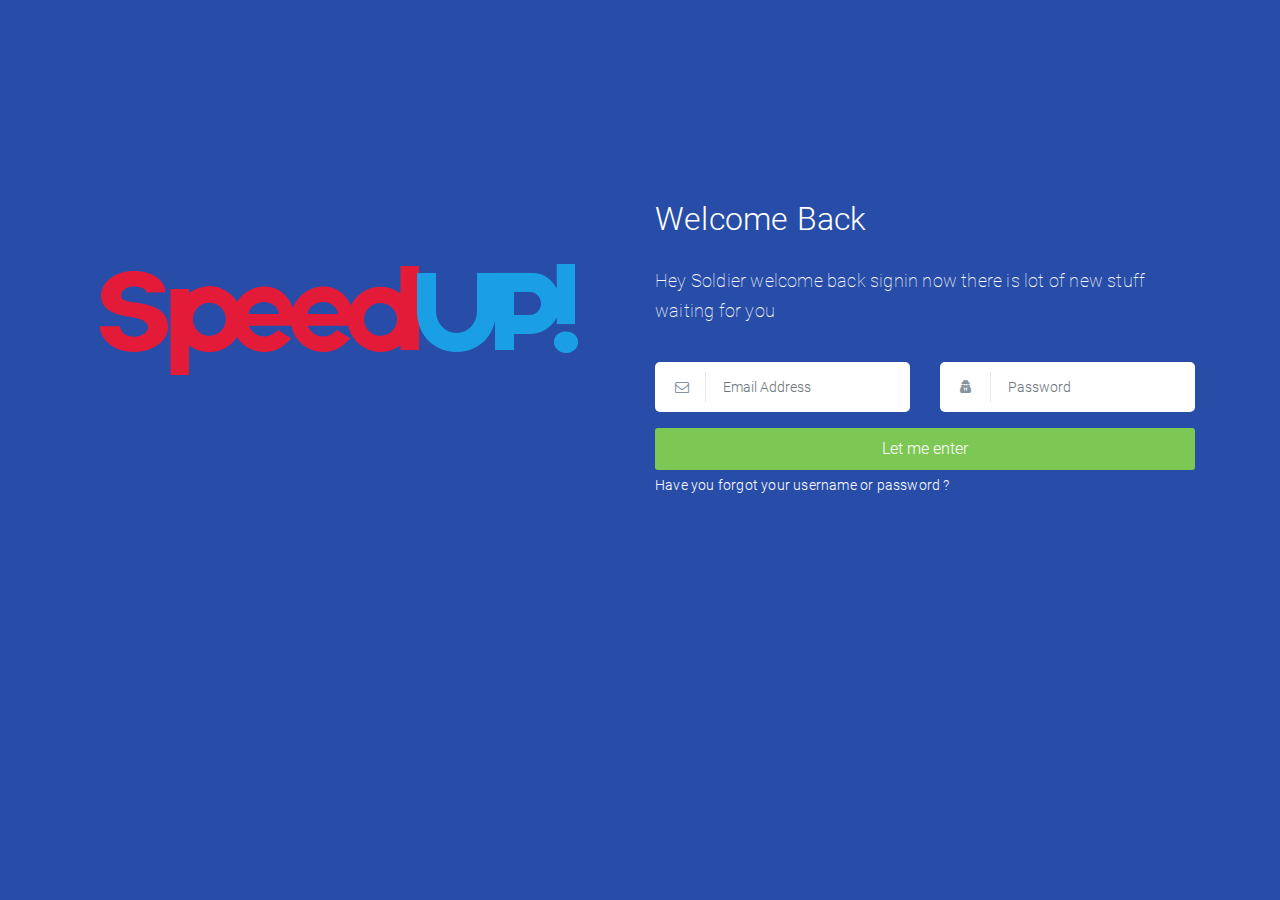
<file: login-2.html>
<!DOCTYPE html>
<html lang="zxx">
<head>
    <meta charset="utf-8">
    <meta name="viewport" content="width=device-width, initial-scale=1, shrink-to-fit=no">
    <meta name="description" content="">
    <meta name="author" content="">
    <link rel="icon" href="assets/img/basic/favicon.ico" type="image/x-icon">
    <title>Paper</title>
    <!-- CSS -->
    <link rel="stylesheet" href="assets/css/app.css">
    <style>
        .loader {
            position: fixed;
            left: 0;
            top: 0;
            width: 100%;
            height: 100%;
            background-color: #F5F8FA;
            z-index: 9998;
            text-align: center;
        }

        .plane-container {
            position: absolute;
            top: 50%;
            left: 50%;
        }
    </style>
</head>
<body class="light">
<!-- Pre loader -->
<div id="loader" class="loader">
    <div class="plane-container">
        <div class="preloader-wrapper small active">
            <div class="spinner-layer spinner-blue">
                <div class="circle-clipper left">
                    <div class="circle"></div>
                </div><div class="gap-patch">
                <div class="circle"></div>
            </div><div class="circle-clipper right">
                <div class="circle"></div>
            </div>
            </div>

            <div class="spinner-layer spinner-red">
                <div class="circle-clipper left">
                    <div class="circle"></div>
                </div><div class="gap-patch">
                <div class="circle"></div>
            </div><div class="circle-clipper right">
                <div class="circle"></div>
            </div>
            </div>

            <div class="spinner-layer spinner-yellow">
                <div class="circle-clipper left">
                    <div class="circle"></div>
                </div><div class="gap-patch">
                <div class="circle"></div>
            </div><div class="circle-clipper right">
                <div class="circle"></div>
            </div>
            </div>

            <div class="spinner-layer spinner-green">
                <div class="circle-clipper left">
                    <div class="circle"></div>
                </div><div class="gap-patch">
                <div class="circle"></div>
            </div><div class="circle-clipper right">
                <div class="circle"></div>
            </div>
            </div>
        </div>
    </div>
</div>
<div id="app">
<main>
    <div id="primary" class="blue4 p-t-b-100 height-full responsive-phone">
        <div class="container">
            <div class="row">
                <div class="col-lg-6">
                    <img src="assets/img/icon/icon-plane.png" alt="">
                </div>
                <div class="col-lg-6 p-t-100">
                    <div class="text-white">
                        <h1>Welcome Back</h1>
                        <p class="s-18 p-t-b-20 font-weight-lighter">Hey Soldier welcome back signin now there is lot of
                            new stuff waiting
                            for you</p>
                    </div>
                    <form action="dashboard.html">
                        <div class="row">
                            <div class="col-lg-6">
                                <div class="form-group has-icon"><i class="icon-envelope-o"></i>
                                    <input type="text" class="form-control form-control-lg no-b"
                                           placeholder="Email Address">
                                </div>
                            </div>
                            <div class="col-lg-6">
                                <div class="form-group has-icon"><i class="icon-user-secret"></i>
                                    <input type="text" class="form-control form-control-lg no-b"
                                           placeholder="Password">
                                </div>
                            </div>
                            <div class="col-lg-12">
                                <input type="submit" class="btn btn-success btn-lg btn-block" value="Let me enter">
                                <p class="forget-pass text-white">Have you forgot your username or password ?</p>
                            </div>
                        </div>
                    </form>
                </div>
            </div>
        </div>
    </div>
    <!-- #primary -->
</main>
<!-- Right Sidebar -->
<aside class="control-sidebar fixed white ">
    <div class="slimScroll">
        <div class="sidebar-header">
            <h4>Activity List</h4>
            <a href="#" data-toggle="control-sidebar" class="paper-nav-toggle  active"><i></i></a>
        </div>
        <div class="p-3">
            <div>
                <div class="my-3">
                    <small>25% Complete</small>
                    <div class="progress" style="height: 3px;">
                        <div class="progress-bar bg-success" role="progressbar" style="width: 25%;" aria-valuenow="25"
                             aria-valuemin="0" aria-valuemax="100"></div>
                    </div>
                </div>
                <div class="my-3">
                    <small>45% Complete</small>
                    <div class="progress" style="height: 3px;">
                        <div class="progress-bar bg-info" role="progressbar" style="width: 45%;" aria-valuenow="45"
                             aria-valuemin="0" aria-valuemax="100"></div>
                    </div>
                </div>
                <div class="my-3">
                    <small>60% Complete</small>
                    `
                    <div class="progress" style="height: 3px;">
                        <div class="progress-bar bg-warning" role="progressbar" style="width: 60%;" aria-valuenow="60"
                             aria-valuemin="0" aria-valuemax="100"></div>
                    </div>
                </div>
                <div class="my-3">
                    <small>75% Complete</small>
                    <div class="progress" style="height: 3px;">
                        <div class="progress-bar bg-danger" role="progressbar" style="width: 75%;" aria-valuenow="75"
                             aria-valuemin="0" aria-valuemax="100"></div>
                    </div>
                </div>
                <div class="my-3">
                    <small>100% Complete</small>
                    <div class="progress" style="height: 3px;">
                        <div class="progress-bar" role="progressbar" style="width: 100%;" aria-valuenow="100"
                             aria-valuemin="0" aria-valuemax="100"></div>
                    </div>
                </div>
            </div>
        </div>
        <div class="p-3 bg-primary text-white">
            <div class="row">
                <div class="col-md-6">
                    <h5 class="font-weight-normal s-14">Sodium</h5>
                    <span class="font-weight-lighter text-primary">Spark Bar</span>
                    <div> Oxygen
                        <span class="text-primary">
                                                    <i class="icon icon-arrow_downward"></i> 67%</span>
                    </div>
                </div>
                <div class="col-md-6">
                    <canvas width="100" height="70" data-chart="spark" data-chart-type="bar"
                            data-dataset="[[28,68,41,43,96,45,100,28,68,41,43,96,45,100,28,68,41,43,96,45,100,28,68,41,43,96,45,100]]"
                            data-labels="['a','b','c','d','e','f','g','h','i','j','k','l','m','n','a','b','c','d','e','f','g','h','i','j','k','l','m','n']">
                    </canvas>
                </div>
            </div>
        </div>
        <div class="table-responsive">
            <table id="recent-orders" class="table table-hover mb-0 ps-container ps-theme-default">
                <tbody>
                <tr>
                    <td>
                        <a href="#">INV-281281</a>
                    </td>
                    <td>
                        <span class="badge badge-success">Paid</span>
                    </td>
                    <td>$ 1228.28</td>
                </tr>
                <tr>
                    <td>
                        <a href="#">INV-01112</a>
                    </td>
                    <td>
                        <span class="badge badge-warning">Overdue</span>
                    </td>
                    <td>$ 5685.28</td>
                </tr>
                <tr>
                    <td>
                        <a href="#">INV-281012</a>
                    </td>
                    <td>
                        <span class="badge badge-success">Paid</span>
                    </td>
                    <td>$ 152.28</td>
                </tr>
                <tr>
                    <td>
                        <a href="#">INV-01112</a>
                    </td>
                    <td>
                        <span class="badge badge-warning">Overdue</span>
                    </td>
                    <td>$ 5685.28</td>
                </tr>
                <tr>
                    <td>
                        <a href="#">INV-281012</a>
                    </td>
                    <td>
                        <span class="badge badge-success">Paid</span>
                    </td>
                    <td>$ 152.28</td>
                </tr>
                </tbody>
            </table>
        </div>
        <div class="sidebar-header">
            <h4>Activity</h4>
            <a href="#" data-toggle="control-sidebar" class="paper-nav-toggle  active"><i></i></a>
        </div>
        <div class="p-4">
            <div class="activity-item activity-primary">
                <div class="activity-content">
                    <small class="text-muted">
                        <i class="icon icon-user position-left"></i> 5 mins ago
                    </small>
                    <p>Lorem ipsum dolor sit amet conse ctetur which ascing elit users.</p>
                </div>
            </div>
            <div class="activity-item activity-danger">
                <div class="activity-content">
                    <small class="text-muted">
                        <i class="icon icon-user position-left"></i> 8 mins ago
                    </small>
                    <p>Lorem ipsum dolor sit ametcon the sectetur that ascing elit users.</p>
                </div>
            </div>
            <div class="activity-item activity-success">
                <div class="activity-content">
                    <small class="text-muted">
                        <i class="icon icon-user position-left"></i> 10 mins ago
                    </small>
                    <p>Lorem ipsum dolor sit amet cons the ecte tur and adip ascing elit users.</p>
                </div>
            </div>
            <div class="activity-item activity-warning">
                <div class="activity-content">
                    <small class="text-muted">
                        <i class="icon icon-user position-left"></i> 12 mins ago
                    </small>
                    <p>Lorem ipsum dolor sit amet consec tetur adip ascing elit users.</p>
                </div>
            </div>
        </div>
    </div>
</aside>
<!-- /.right-sidebar -->
<!-- Add the sidebar's background. This div must be placed
         immediately after the control sidebar -->
<div class="control-sidebar-bg shadow white fixed"></div>
</div>
<!--/#app -->
<script src="assets/js/app.js"></script>
</body>
</html>
</file>
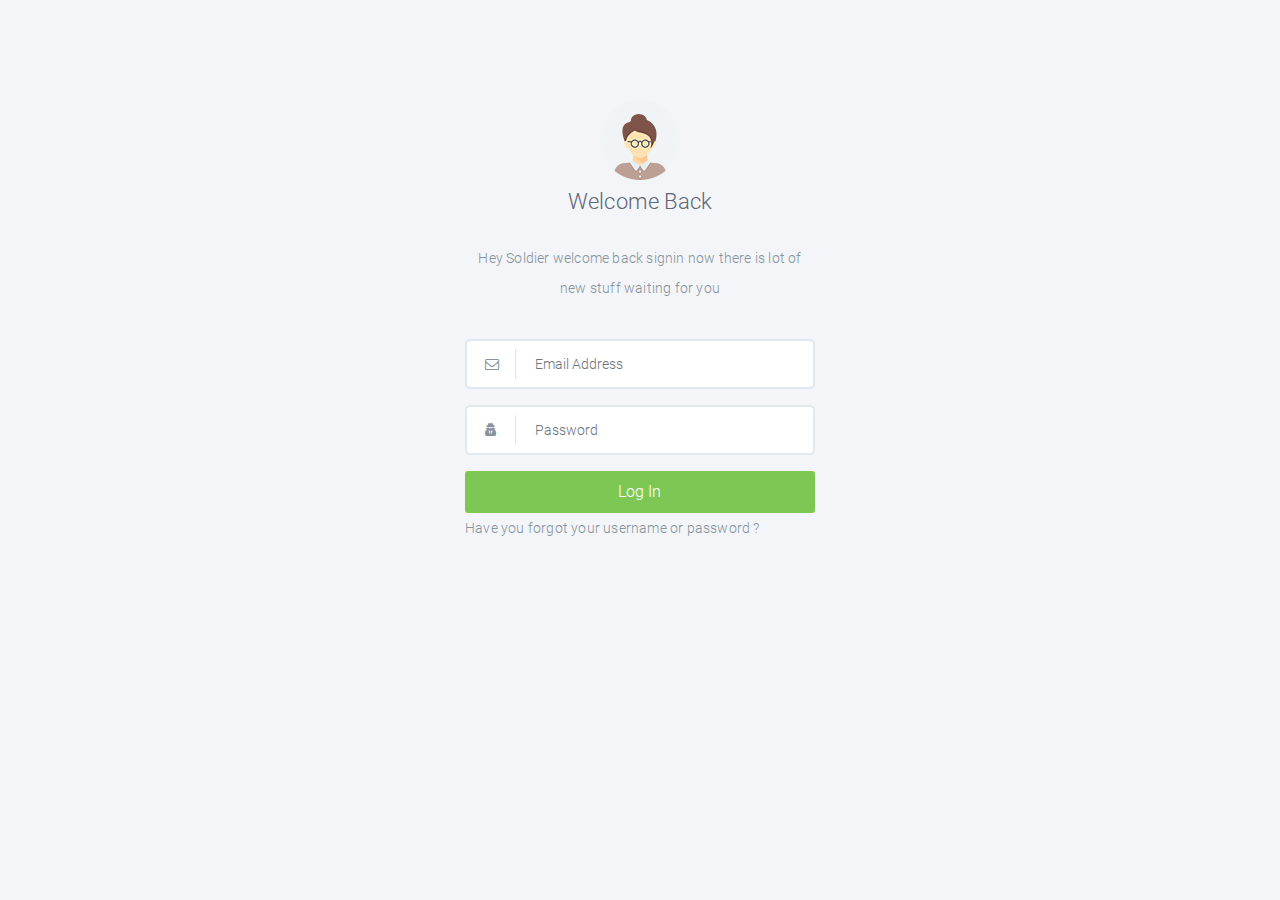
<file: login-3.html>
<!DOCTYPE html>
<html lang="zxx">
<head>
    <meta charset="utf-8">
    <meta name="viewport" content="width=device-width, initial-scale=1, shrink-to-fit=no">
    <meta name="description" content="">
    <meta name="author" content="">
    <link rel="icon" href="assets/img/basic/favicon.ico" type="image/x-icon">
    <title>Paper</title>
    <!-- CSS -->
    <link rel="stylesheet" href="assets/css/app.css">
    <style>
        .loader {
            position: fixed;
            left: 0;
            top: 0;
            width: 100%;
            height: 100%;
            background-color: #F5F8FA;
            z-index: 9998;
            text-align: center;
        }

        .plane-container {
            position: absolute;
            top: 50%;
            left: 50%;
        }
    </style>
</head>
<body class="light">
<!-- Pre loader -->
<div id="loader" class="loader">
    <div class="plane-container">
        <div class="preloader-wrapper small active">
            <div class="spinner-layer spinner-blue">
                <div class="circle-clipper left">
                    <div class="circle"></div>
                </div><div class="gap-patch">
                <div class="circle"></div>
            </div><div class="circle-clipper right">
                <div class="circle"></div>
            </div>
            </div>

            <div class="spinner-layer spinner-red">
                <div class="circle-clipper left">
                    <div class="circle"></div>
                </div><div class="gap-patch">
                <div class="circle"></div>
            </div><div class="circle-clipper right">
                <div class="circle"></div>
            </div>
            </div>

            <div class="spinner-layer spinner-yellow">
                <div class="circle-clipper left">
                    <div class="circle"></div>
                </div><div class="gap-patch">
                <div class="circle"></div>
            </div><div class="circle-clipper right">
                <div class="circle"></div>
            </div>
            </div>

            <div class="spinner-layer spinner-green">
                <div class="circle-clipper left">
                    <div class="circle"></div>
                </div><div class="gap-patch">
                <div class="circle"></div>
            </div><div class="circle-clipper right">
                <div class="circle"></div>
            </div>
            </div>
        </div>
    </div>
</div>
<div id="app">
<main>
    <div id="primary" class="p-t-b-100 height-full ">
        <div class="container">
            <div class="row">
                <div class="col-lg-4 mx-md-auto">
                    <div class="text-center">
                        <img src="assets/img/dummy/u5.png" alt="">
                        <h3 class="mt-2">Welcome Back</h3>
                        <p class="p-t-b-20">Hey Soldier welcome back signin now there is lot of new stuff waiting
                            for you</p>
                    </div>
                    <form action="dashboard2.html">
                        <div class="form-group has-icon"><i class="icon-envelope-o"></i>
                            <input type="text" class="form-control form-control-lg"
                                   placeholder="Email Address">
                        </div>
                        <div class="form-group has-icon"><i class="icon-user-secret"></i>
                            <input type="text" class="form-control form-control-lg"
                                   placeholder="Password">
                        </div>
                        <input type="submit" class="btn btn-success btn-lg btn-block" value="Log In">
                        <p class="forget-pass">Have you forgot your username or password ?</p>
                    </form>
                </div>
            </div>
        </div>
    </div>
    <!-- #primary -->
</main>
<!-- Right Sidebar -->
<aside class="control-sidebar fixed white ">
    <div class="slimScroll">
        <div class="sidebar-header">
            <h4>Activity List</h4>
            <a href="#" data-toggle="control-sidebar" class="paper-nav-toggle  active"><i></i></a>
        </div>
        <div class="p-3">
            <div>
                <div class="my-3">
                    <small>25% Complete</small>
                    <div class="progress" style="height: 3px;">
                        <div class="progress-bar bg-success" role="progressbar" style="width: 25%;" aria-valuenow="25"
                             aria-valuemin="0" aria-valuemax="100"></div>
                    </div>
                </div>
                <div class="my-3">
                    <small>45% Complete</small>
                    <div class="progress" style="height: 3px;">
                        <div class="progress-bar bg-info" role="progressbar" style="width: 45%;" aria-valuenow="45"
                             aria-valuemin="0" aria-valuemax="100"></div>
                    </div>
                </div>
                <div class="my-3">
                    <small>60% Complete</small>
                    `
                    <div class="progress" style="height: 3px;">
                        <div class="progress-bar bg-warning" role="progressbar" style="width: 60%;" aria-valuenow="60"
                             aria-valuemin="0" aria-valuemax="100"></div>
                    </div>
                </div>
                <div class="my-3">
                    <small>75% Complete</small>
                    <div class="progress" style="height: 3px;">
                        <div class="progress-bar bg-danger" role="progressbar" style="width: 75%;" aria-valuenow="75"
                             aria-valuemin="0" aria-valuemax="100"></div>
                    </div>
                </div>
                <div class="my-3">
                    <small>100% Complete</small>
                    <div class="progress" style="height: 3px;">
                        <div class="progress-bar" role="progressbar" style="width: 100%;" aria-valuenow="100"
                             aria-valuemin="0" aria-valuemax="100"></div>
                    </div>
                </div>
            </div>
        </div>
        <div class="p-3 bg-primary text-white">
            <div class="row">
                <div class="col-md-6">
                    <h5 class="font-weight-normal s-14">Sodium</h5>
                    <span class="font-weight-lighter text-primary">Spark Bar</span>
                    <div> Oxygen
                        <span class="text-primary">
                                                    <i class="icon icon-arrow_downward"></i> 67%</span>
                    </div>
                </div>
                <div class="col-md-6">
                    <canvas width="100" height="70" data-chart="spark" data-chart-type="bar"
                            data-dataset="[[28,68,41,43,96,45,100,28,68,41,43,96,45,100,28,68,41,43,96,45,100,28,68,41,43,96,45,100]]"
                            data-labels="['a','b','c','d','e','f','g','h','i','j','k','l','m','n','a','b','c','d','e','f','g','h','i','j','k','l','m','n']">
                    </canvas>
                </div>
            </div>
        </div>
        <div class="table-responsive">
            <table id="recent-orders" class="table table-hover mb-0 ps-container ps-theme-default">
                <tbody>
                <tr>
                    <td>
                        <a href="#">INV-281281</a>
                    </td>
                    <td>
                        <span class="badge badge-success">Paid</span>
                    </td>
                    <td>$ 1228.28</td>
                </tr>
                <tr>
                    <td>
                        <a href="#">INV-01112</a>
                    </td>
                    <td>
                        <span class="badge badge-warning">Overdue</span>
                    </td>
                    <td>$ 5685.28</td>
                </tr>
                <tr>
                    <td>
                        <a href="#">INV-281012</a>
                    </td>
                    <td>
                        <span class="badge badge-success">Paid</span>
                    </td>
                    <td>$ 152.28</td>
                </tr>
                <tr>
                    <td>
                        <a href="#">INV-01112</a>
                    </td>
                    <td>
                        <span class="badge badge-warning">Overdue</span>
                    </td>
                    <td>$ 5685.28</td>
                </tr>
                <tr>
                    <td>
                        <a href="#">INV-281012</a>
                    </td>
                    <td>
                        <span class="badge badge-success">Paid</span>
                    </td>
                    <td>$ 152.28</td>
                </tr>
                </tbody>
            </table>
        </div>
        <div class="sidebar-header">
            <h4>Activity</h4>
            <a href="#" data-toggle="control-sidebar" class="paper-nav-toggle  active"><i></i></a>
        </div>
        <div class="p-4">
            <div class="activity-item activity-primary">
                <div class="activity-content">
                    <small class="text-muted">
                        <i class="icon icon-user position-left"></i> 5 mins ago
                    </small>
                    <p>Lorem ipsum dolor sit amet conse ctetur which ascing elit users.</p>
                </div>
            </div>
            <div class="activity-item activity-danger">
                <div class="activity-content">
                    <small class="text-muted">
                        <i class="icon icon-user position-left"></i> 8 mins ago
                    </small>
                    <p>Lorem ipsum dolor sit ametcon the sectetur that ascing elit users.</p>
                </div>
            </div>
            <div class="activity-item activity-success">
                <div class="activity-content">
                    <small class="text-muted">
                        <i class="icon icon-user position-left"></i> 10 mins ago
                    </small>
                    <p>Lorem ipsum dolor sit amet cons the ecte tur and adip ascing elit users.</p>
                </div>
            </div>
            <div class="activity-item activity-warning">
                <div class="activity-content">
                    <small class="text-muted">
                        <i class="icon icon-user position-left"></i> 12 mins ago
                    </small>
                    <p>Lorem ipsum dolor sit amet consec tetur adip ascing elit users.</p>
                </div>
            </div>
        </div>
    </div>
</aside>
<!-- /.right-sidebar -->
<!-- Add the sidebar's background. This div must be placed
         immediately after the control sidebar -->
<div class="control-sidebar-bg shadow white fixed"></div>
</div>
<!--/#app -->
<script src="assets/js/app.js"></script>
</body>
</html>
</file>
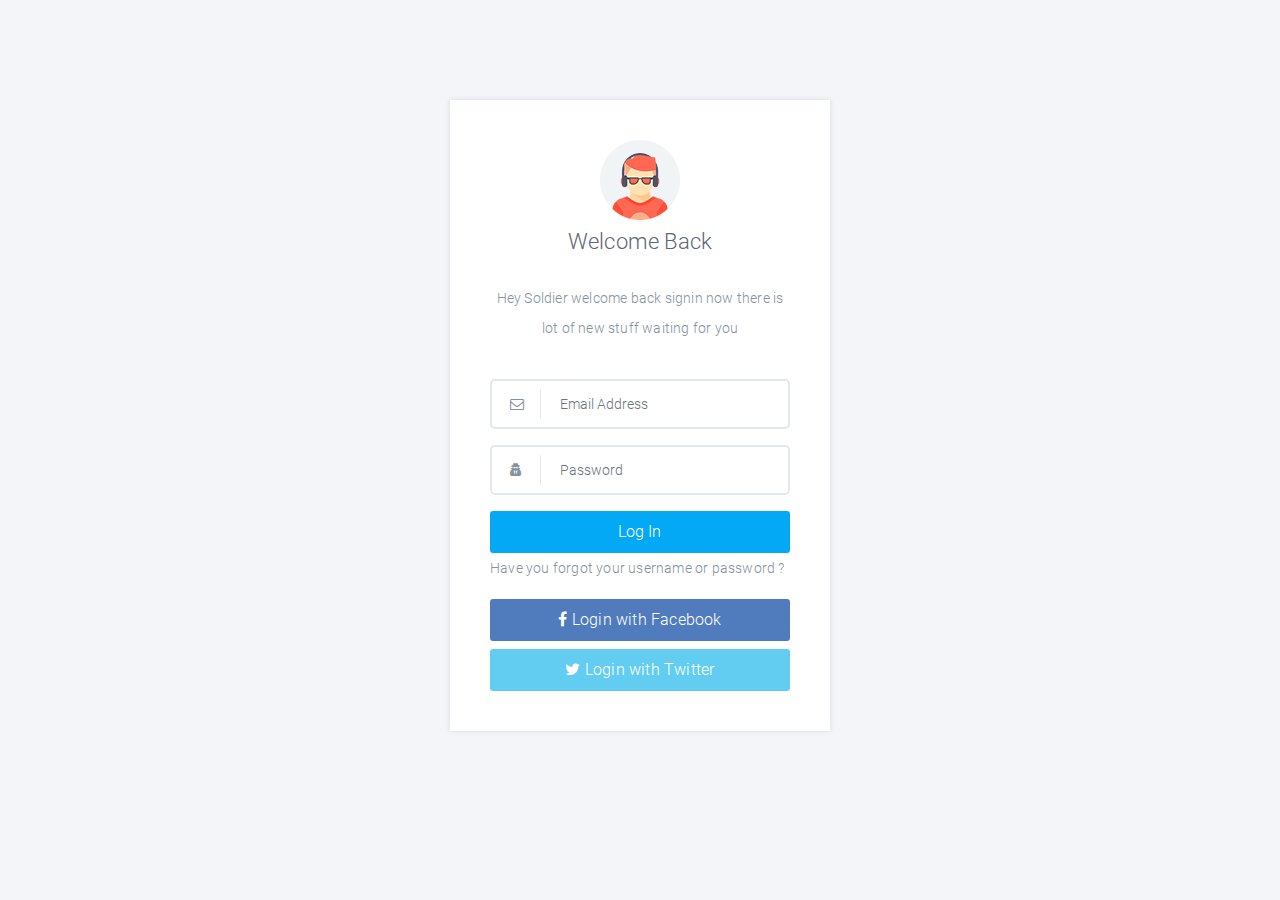
<file: login-4.html>
<!DOCTYPE html>
<html lang="zxx">
<head>
    <meta charset="utf-8">
    <meta name="viewport" content="width=device-width, initial-scale=1, shrink-to-fit=no">
    <meta name="description" content="">
    <meta name="author" content="">
    <link rel="icon" href="assets/img/basic/favicon.ico" type="image/x-icon">
    <title>Paper</title>
    <!-- CSS -->
    <link rel="stylesheet" href="assets/css/app.css">
    <style>
        .loader {
            position: fixed;
            left: 0;
            top: 0;
            width: 100%;
            height: 100%;
            background-color: #F5F8FA;
            z-index: 9998;
            text-align: center;
        }

        .plane-container {
            position: absolute;
            top: 50%;
            left: 50%;
        }
    </style>
</head>
<body class="light">
<!-- Pre loader -->
<div id="loader" class="loader">
    <div class="plane-container">
        <div class="preloader-wrapper small active">
            <div class="spinner-layer spinner-blue">
                <div class="circle-clipper left">
                    <div class="circle"></div>
                </div><div class="gap-patch">
                <div class="circle"></div>
            </div><div class="circle-clipper right">
                <div class="circle"></div>
            </div>
            </div>

            <div class="spinner-layer spinner-red">
                <div class="circle-clipper left">
                    <div class="circle"></div>
                </div><div class="gap-patch">
                <div class="circle"></div>
            </div><div class="circle-clipper right">
                <div class="circle"></div>
            </div>
            </div>

            <div class="spinner-layer spinner-yellow">
                <div class="circle-clipper left">
                    <div class="circle"></div>
                </div><div class="gap-patch">
                <div class="circle"></div>
            </div><div class="circle-clipper right">
                <div class="circle"></div>
            </div>
            </div>

            <div class="spinner-layer spinner-green">
                <div class="circle-clipper left">
                    <div class="circle"></div>
                </div><div class="gap-patch">
                <div class="circle"></div>
            </div><div class="circle-clipper right">
                <div class="circle"></div>
            </div>
            </div>
        </div>
    </div>
</div>
<div id="app">
<main>
    <div id="primary" class="p-t-b-100 height-full">
        <div class="container">
            <div class="row">
                <div class="col-lg-4 mx-md-auto paper-card">
                    <div class="text-center">
                        <img src="assets/img/dummy/u4.png" alt="">
                        <h3 class="mt-2">Welcome Back</h3>
                        <p class="p-t-b-20">Hey Soldier welcome back signin now there is lot of new stuff waiting
                            for you</p>
                    </div>
                    <form action="dashboard2.html">
                        <div class="form-group has-icon"><i class="icon-envelope-o"></i>
                            <input type="text" class="form-control form-control-lg"
                                   placeholder="Email Address">
                        </div>
                        <div class="form-group has-icon"><i class="icon-user-secret"></i>
                            <input type="text" class="form-control form-control-lg"
                                   placeholder="Password">
                        </div>
                        <input type="submit" class="btn btn-primary btn-lg btn-block" value="Log In">
                        <p class="forget-pass">Have you forgot your username or password ?</p> <a href="#"
                                                                                                  class="btn btn-lg btn-block btn-social facebook">
                        <i class="icon-facebook"></i> Login with Facebook
                    </a>
                        <a href="#" class="btn btn-lg btn-block btn-social twitter">
                            <i class="icon-twitter"></i> Login with Twitter
                        </a>
                    </form>
                </div>
            </div>
        </div>
    </div>
    <!-- #primary -->
</main>
<!-- Right Sidebar -->
<aside class="control-sidebar fixed white ">
    <div class="slimScroll">
        <div class="sidebar-header">
            <h4>Activity List</h4>
            <a href="#" data-toggle="control-sidebar" class="paper-nav-toggle  active"><i></i></a>
        </div>
        <div class="p-3">
            <div>
                <div class="my-3">
                    <small>25% Complete</small>
                    <div class="progress" style="height: 3px;">
                        <div class="progress-bar bg-success" role="progressbar" style="width: 25%;" aria-valuenow="25"
                             aria-valuemin="0" aria-valuemax="100"></div>
                    </div>
                </div>
                <div class="my-3">
                    <small>45% Complete</small>
                    <div class="progress" style="height: 3px;">
                        <div class="progress-bar bg-info" role="progressbar" style="width: 45%;" aria-valuenow="45"
                             aria-valuemin="0" aria-valuemax="100"></div>
                    </div>
                </div>
                <div class="my-3">
                    <small>60% Complete</small>
                    `
                    <div class="progress" style="height: 3px;">
                        <div class="progress-bar bg-warning" role="progressbar" style="width: 60%;" aria-valuenow="60"
                             aria-valuemin="0" aria-valuemax="100"></div>
                    </div>
                </div>
                <div class="my-3">
                    <small>75% Complete</small>
                    <div class="progress" style="height: 3px;">
                        <div class="progress-bar bg-danger" role="progressbar" style="width: 75%;" aria-valuenow="75"
                             aria-valuemin="0" aria-valuemax="100"></div>
                    </div>
                </div>
                <div class="my-3">
                    <small>100% Complete</small>
                    <div class="progress" style="height: 3px;">
                        <div class="progress-bar" role="progressbar" style="width: 100%;" aria-valuenow="100"
                             aria-valuemin="0" aria-valuemax="100"></div>
                    </div>
                </div>
            </div>
        </div>
        <div class="p-3 bg-primary text-white">
            <div class="row">
                <div class="col-md-6">
                    <h5 class="font-weight-normal s-14">Sodium</h5>
                    <span class="font-weight-lighter text-primary">Spark Bar</span>
                    <div> Oxygen
                        <span class="text-primary">
                                                    <i class="icon icon-arrow_downward"></i> 67%</span>
                    </div>
                </div>
                <div class="col-md-6">
                    <canvas width="100" height="70" data-chart="spark" data-chart-type="bar"
                            data-dataset="[[28,68,41,43,96,45,100,28,68,41,43,96,45,100,28,68,41,43,96,45,100,28,68,41,43,96,45,100]]"
                            data-labels="['a','b','c','d','e','f','g','h','i','j','k','l','m','n','a','b','c','d','e','f','g','h','i','j','k','l','m','n']">
                    </canvas>
                </div>
            </div>
        </div>
        <div class="table-responsive">
            <table id="recent-orders" class="table table-hover mb-0 ps-container ps-theme-default">
                <tbody>
                <tr>
                    <td>
                        <a href="#">INV-281281</a>
                    </td>
                    <td>
                        <span class="badge badge-success">Paid</span>
                    </td>
                    <td>$ 1228.28</td>
                </tr>
                <tr>
                    <td>
                        <a href="#">INV-01112</a>
                    </td>
                    <td>
                        <span class="badge badge-warning">Overdue</span>
                    </td>
                    <td>$ 5685.28</td>
                </tr>
                <tr>
                    <td>
                        <a href="#">INV-281012</a>
                    </td>
                    <td>
                        <span class="badge badge-success">Paid</span>
                    </td>
                    <td>$ 152.28</td>
                </tr>
                <tr>
                    <td>
                        <a href="#">INV-01112</a>
                    </td>
                    <td>
                        <span class="badge badge-warning">Overdue</span>
                    </td>
                    <td>$ 5685.28</td>
                </tr>
                <tr>
                    <td>
                        <a href="#">INV-281012</a>
                    </td>
                    <td>
                        <span class="badge badge-success">Paid</span>
                    </td>
                    <td>$ 152.28</td>
                </tr>
                </tbody>
            </table>
        </div>
        <div class="sidebar-header">
            <h4>Activity</h4>
            <a href="#" data-toggle="control-sidebar" class="paper-nav-toggle  active"><i></i></a>
        </div>
        <div class="p-4">
            <div class="activity-item activity-primary">
                <div class="activity-content">
                    <small class="text-muted">
                        <i class="icon icon-user position-left"></i> 5 mins ago
                    </small>
                    <p>Lorem ipsum dolor sit amet conse ctetur which ascing elit users.</p>
                </div>
            </div>
            <div class="activity-item activity-danger">
                <div class="activity-content">
                    <small class="text-muted">
                        <i class="icon icon-user position-left"></i> 8 mins ago
                    </small>
                    <p>Lorem ipsum dolor sit ametcon the sectetur that ascing elit users.</p>
                </div>
            </div>
            <div class="activity-item activity-success">
                <div class="activity-content">
                    <small class="text-muted">
                        <i class="icon icon-user position-left"></i> 10 mins ago
                    </small>
                    <p>Lorem ipsum dolor sit amet cons the ecte tur and adip ascing elit users.</p>
                </div>
            </div>
            <div class="activity-item activity-warning">
                <div class="activity-content">
                    <small class="text-muted">
                        <i class="icon icon-user position-left"></i> 12 mins ago
                    </small>
                    <p>Lorem ipsum dolor sit amet consec tetur adip ascing elit users.</p>
                </div>
            </div>
        </div>
    </div>
</aside>
<!-- /.right-sidebar -->
<!-- Add the sidebar's background. This div must be placed
         immediately after the control sidebar -->
<div class="control-sidebar-bg shadow white fixed"></div>
</div>
<!--/#app -->
<script src="assets/js/app.js"></script>
</body>
</html>
</file>
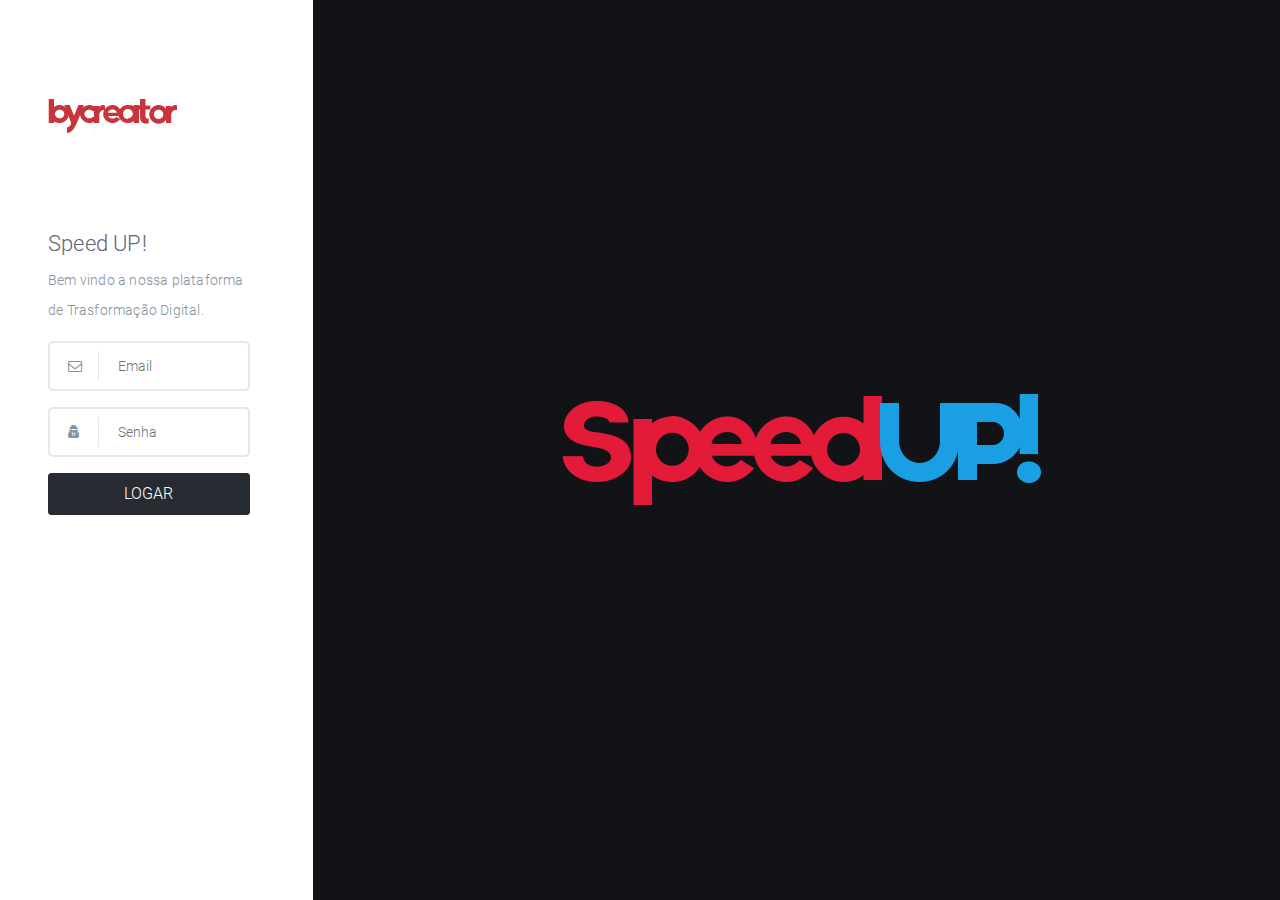
<file: login.html>
<!DOCTYPE html>
<html lang="pt-br">
<head>
    <meta charset="utf-8">
    <meta name="viewport" content="width=device-width, initial-scale=1, shrink-to-fit=no">
    <meta name="description" content="">
    <meta name="author" content="">
    <link rel="icon" href="assets/img/basic/favicon.ico" type="image/x-icon">
    <title>Paper</title>
    <!-- CSS -->
    <link rel="stylesheet" href="assets/css/app.css">
    <link rel="stylesheet" href="assets/css/bycreator.css">
    <style>
        .loader {
            position: fixed;
            left: 0;
            top: 0;
            width: 100%;
            height: 100%;
            background-color: #F5F8FA;
            z-index: 9998;
            text-align: center;
        }

        .plane-container {
            position: absolute;
            top: 50%;
            left: 50%;
        }
    </style>
</head>
<body class="light">
<!-- Pre loader -->
<div id="loader" class="loader">
    <div class="plane-container">
        <div class="preloader-wrapper small active">
            <div class="spinner-layer spinner-blue">
                <div class="circle-clipper left">
                    <div class="circle"></div>
                </div><div class="gap-patch">
                <div class="circle"></div>
            </div><div class="circle-clipper right">
                <div class="circle"></div>
            </div>
            </div>

            <div class="spinner-layer spinner-red">
                <div class="circle-clipper left">
                    <div class="circle"></div>
                </div><div class="gap-patch">
                <div class="circle"></div>
            </div><div class="circle-clipper right">
                <div class="circle"></div>
            </div>
            </div>

            <div class="spinner-layer spinner-yellow">
                <div class="circle-clipper left">
                    <div class="circle"></div>
                </div><div class="gap-patch">
                <div class="circle"></div>
            </div><div class="circle-clipper right">
                <div class="circle"></div>
            </div>
            </div>

            <div class="spinner-layer spinner-green">
                <div class="circle-clipper left">
                    <div class="circle"></div>
                </div><div class="gap-patch">
                <div class="circle"></div>
            </div><div class="circle-clipper right">
                <div class="circle"></div>
            </div>
            </div>
        </div>
    </div>
</div>
<div id="app">
<div class="page parallel">
    <div class="d-flex row">
        <div class="col-md-3 white">
            <div class="p-5 mt-5">
                <img src="assets/img/basic/logo.png" alt=""/>
            </div>
            <div class="p-5">
                <h3>Speed UP!</h3>
                <p>Bem vindo a nossa plataforma de Trasformação Digital.</p>
                <form action="index.html">
                    <div class="form-group has-icon"><i class="icon-envelope-o"></i>
                        <input type="text" class="form-control form-control-lg"
                               placeholder="Email">
                    </div>
                    <div class="form-group has-icon"><i class="icon-user-secret"></i>
                        <input type="text" class="form-control form-control-lg"
                               placeholder="Senha">
                    </div>
                    <input type="submit" class="btn btn-dark btn-lg btn-block" value="LOGAR">
                </form>
            </div>
        </div>
        <div class="col-md-9  height-full dark accent-3 align-self-center text-center" data-bg-repeat="false"
             data-bg-possition="center"
             style="background: url('assets/img/icon/icon-plane.png') #FFEFE4">
        </div>
    </div>
</div>
<!-- Right Sidebar -->
<aside class="control-sidebar fixed white ">
    <div class="slimScroll">
        <div class="sidebar-header">
            <h4>Activity List</h4>
            <a href="#" data-toggle="control-sidebar" class="paper-nav-toggle  active"><i></i></a>
        </div>
        <div class="p-3">
            <div>
                <div class="my-3">
                    <small>25% Complete</small>
                    <div class="progress" style="height: 3px;">
                        <div class="progress-bar bg-success" role="progressbar" style="width: 25%;" aria-valuenow="25"
                             aria-valuemin="0" aria-valuemax="100"></div>
                    </div>
                </div>
                <div class="my-3">
                    <small>45% Complete</small>
                    <div class="progress" style="height: 3px;">
                        <div class="progress-bar bg-info" role="progressbar" style="width: 45%;" aria-valuenow="45"
                             aria-valuemin="0" aria-valuemax="100"></div>
                    </div>
                </div>
                <div class="my-3">
                    <small>60% Complete</small>
                    `
                    <div class="progress" style="height: 3px;">
                        <div class="progress-bar bg-warning" role="progressbar" style="width: 60%;" aria-valuenow="60"
                             aria-valuemin="0" aria-valuemax="100"></div>
                    </div>
                </div>
                <div class="my-3">
                    <small>75% Complete</small>
                    <div class="progress" style="height: 3px;">
                        <div class="progress-bar bg-danger" role="progressbar" style="width: 75%;" aria-valuenow="75"
                             aria-valuemin="0" aria-valuemax="100"></div>
                    </div>
                </div>
                <div class="my-3">
                    <small>100% Complete</small>
                    <div class="progress" style="height: 3px;">
                        <div class="progress-bar" role="progressbar" style="width: 100%;" aria-valuenow="100"
                             aria-valuemin="0" aria-valuemax="100"></div>
                    </div>
                </div>
            </div>
        </div>
        <div class="p-3 bg-primary text-white">
            <div class="row">
                <div class="col-md-6">
                    <h5 class="font-weight-normal s-14">Sodium</h5>
                    <span class="font-weight-lighter text-primary">Spark Bar</span>
                    <div> Oxygen
                        <span class="text-primary">
                                                    <i class="icon icon-arrow_downward"></i> 67%</span>
                    </div>
                </div>
                <div class="col-md-6">
                    <canvas width="100" height="70" data-chart="spark" data-chart-type="bar"
                            data-dataset="[[28,68,41,43,96,45,100,28,68,41,43,96,45,100,28,68,41,43,96,45,100,28,68,41,43,96,45,100]]"
                            data-labels="['a','b','c','d','e','f','g','h','i','j','k','l','m','n','a','b','c','d','e','f','g','h','i','j','k','l','m','n']">
                    </canvas>
                </div>
            </div>
        </div>
        <div class="table-responsive">
            <table id="recent-orders" class="table table-hover mb-0 ps-container ps-theme-default">
                <tbody>
                <tr>
                    <td>
                        <a href="#">INV-281281</a>
                    </td>
                    <td>
                        <span class="badge badge-success">Paid</span>
                    </td>
                    <td>$ 1228.28</td>
                </tr>
                <tr>
                    <td>
                        <a href="#">INV-01112</a>
                    </td>
                    <td>
                        <span class="badge badge-warning">Overdue</span>
                    </td>
                    <td>$ 5685.28</td>
                </tr>
                <tr>
                    <td>
                        <a href="#">INV-281012</a>
                    </td>
                    <td>
                        <span class="badge badge-success">Paid</span>
                    </td>
                    <td>$ 152.28</td>
                </tr>
                <tr>
                    <td>
                        <a href="#">INV-01112</a>
                    </td>
                    <td>
                        <span class="badge badge-warning">Overdue</span>
                    </td>
                    <td>$ 5685.28</td>
                </tr>
                <tr>
                    <td>
                        <a href="#">INV-281012</a>
                    </td>
                    <td>
                        <span class="badge badge-success">Paid</span>
                    </td>
                    <td>$ 152.28</td>
                </tr>
                </tbody>
            </table>
        </div>
        <div class="sidebar-header">
            <h4>Activity</h4>
            <a href="#" data-toggle="control-sidebar" class="paper-nav-toggle  active"><i></i></a>
        </div>
        <div class="p-4">
            <div class="activity-item activity-primary">
                <div class="activity-content">
                    <small class="text-muted">
                        <i class="icon icon-user position-left"></i> 5 mins ago
                    </small>
                    <p>Lorem ipsum dolor sit amet conse ctetur which ascing elit users.</p>
                </div>
            </div>
            <div class="activity-item activity-danger">
                <div class="activity-content">
                    <small class="text-muted">
                        <i class="icon icon-user position-left"></i> 8 mins ago
                    </small>
                    <p>Lorem ipsum dolor sit ametcon the sectetur that ascing elit users.</p>
                </div>
            </div>
            <div class="activity-item activity-success">
                <div class="activity-content">
                    <small class="text-muted">
                        <i class="icon icon-user position-left"></i> 10 mins ago
                    </small>
                    <p>Lorem ipsum dolor sit amet cons the ecte tur and adip ascing elit users.</p>
                </div>
            </div>
            <div class="activity-item activity-warning">
                <div class="activity-content">
                    <small class="text-muted">
                        <i class="icon icon-user position-left"></i> 12 mins ago
                    </small>
                    <p>Lorem ipsum dolor sit amet consec tetur adip ascing elit users.</p>
                </div>
            </div>
        </div>
    </div>
</aside>
<!-- /.right-sidebar -->
<!-- Add the sidebar's background. This div must be placed
         immediately after the control sidebar -->
<div class="control-sidebar-bg shadow white fixed"></div>
</div>
<!--/#app -->
<script src="assets/js/app.js"></script>
</body>
</html>
</file>
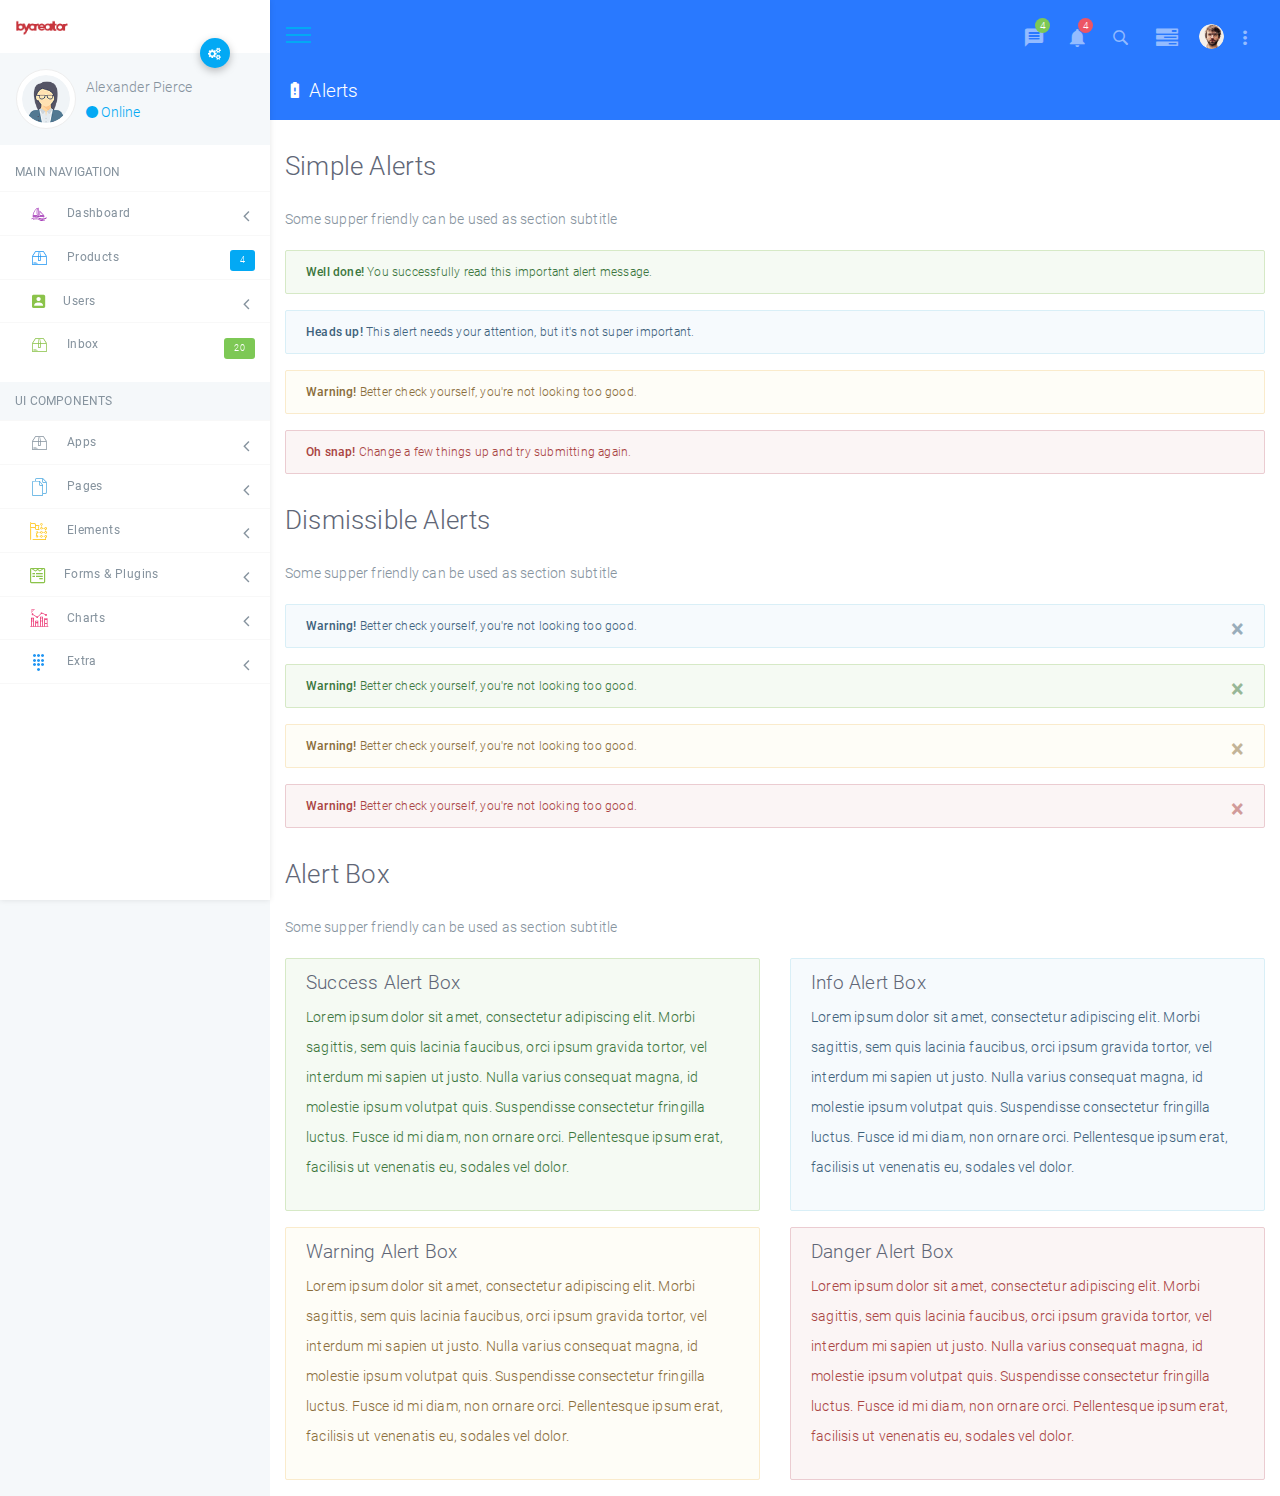
<file: panel-element-alerts.html>
<!DOCTYPE html>
<html lang="zxx">
<head>
    <meta charset="utf-8">
    <meta name="viewport" content="width=device-width, initial-scale=1, shrink-to-fit=no">
    <meta name="description" content="">
    <meta name="author" content="">
    <link rel="icon" href="assets/img/basic/favicon.ico" type="image/x-icon">
    <title>Paper</title>
    <!-- CSS -->
    <link rel="stylesheet" href="assets/css/app.css">
    <style>
        .loader {
            position: fixed;
            left: 0;
            top: 0;
            width: 100%;
            height: 100%;
            background-color: #F5F8FA;
            z-index: 9998;
            text-align: center;
        }

        .plane-container {
            position: absolute;
            top: 50%;
            left: 50%;
        }
    </style>
</head>
<body class="light">
<!-- Pre loader -->
<div id="loader" class="loader">
    <div class="plane-container">
        <div class="preloader-wrapper small active">
            <div class="spinner-layer spinner-blue">
                <div class="circle-clipper left">
                    <div class="circle"></div>
                </div><div class="gap-patch">
                <div class="circle"></div>
            </div><div class="circle-clipper right">
                <div class="circle"></div>
            </div>
            </div>

            <div class="spinner-layer spinner-red">
                <div class="circle-clipper left">
                    <div class="circle"></div>
                </div><div class="gap-patch">
                <div class="circle"></div>
            </div><div class="circle-clipper right">
                <div class="circle"></div>
            </div>
            </div>

            <div class="spinner-layer spinner-yellow">
                <div class="circle-clipper left">
                    <div class="circle"></div>
                </div><div class="gap-patch">
                <div class="circle"></div>
            </div><div class="circle-clipper right">
                <div class="circle"></div>
            </div>
            </div>

            <div class="spinner-layer spinner-green">
                <div class="circle-clipper left">
                    <div class="circle"></div>
                </div><div class="gap-patch">
                <div class="circle"></div>
            </div><div class="circle-clipper right">
                <div class="circle"></div>
            </div>
            </div>
        </div>
    </div>
</div>
<div id="app">
<aside class="main-sidebar fixed offcanvas shadow">
    <section class="sidebar">
        <div class="w-80px mt-3 mb-3 ml-3">
            <img src="assets/img/basic/logo.png" alt="">
        </div>
        <div class="relative">
            <a data-toggle="collapse" href="#userSettingsCollapse" role="button" aria-expanded="false"
               aria-controls="userSettingsCollapse" class="btn-fab btn-fab-sm fab-right fab-top btn-primary shadow1 ">
                <i class="icon icon-cogs"></i>
            </a>
            <div class="user-panel p-3 light mb-2">
                <div>
                    <div class="float-left image">
                        <img class="user_avatar" src="assets/img/dummy/u2.png" alt="User Image">
                    </div>
                    <div class="float-left info">
                        <h6 class="font-weight-light mt-2 mb-1">Alexander Pierce</h6>
                        <a href="#"><i class="icon-circle text-primary blink"></i> Online</a>
                    </div>
                </div>
                <div class="clearfix"></div>
                <div class="collapse multi-collapse" id="userSettingsCollapse">
                    <div class="list-group mt-3 shadow">
                        <a href="index.html" class="list-group-item list-group-item-action ">
                            <i class="mr-2 icon-umbrella text-blue"></i>Profile
                        </a>
                        <a href="#" class="list-group-item list-group-item-action"><i
                                class="mr-2 icon-cogs text-yellow"></i>Settings</a>
                        <a href="#" class="list-group-item list-group-item-action"><i
                                class="mr-2 icon-security text-purple"></i>Change Password</a>
                    </div>
                </div>
            </div>
        </div>
        <ul class="sidebar-menu">
            <li class="header"><strong>MAIN NAVIGATION</strong></li>
            <li class="treeview"><a href="#">
                <i class="icon icon-sailing-boat-water purple-text s-18"></i> <span>Dashboard</span> <i
                    class="icon icon-angle-left s-18 pull-right"></i>
            </a>
                <ul class="treeview-menu">
                    <li><a href="index.html"><i class="icon icon-folder5"></i>Panel Dashboard 1</a>
                    </li>
                    <li><a href="panel-page-dashboard2.html"><i class="icon icon-folder5"></i>Panel Dashboard 2</a>
                    </li>
                    <li><a href="panel-page-dashboard3.html"><i class="icon icon-folder5"></i>Panel Dashboard 3</a>
                    </li>
                    <li><a href="panel-page-dashboard4.html"><i class="icon icon-folder5"></i>Panel Dashboard 4</a>
                    </li>
                    <li><a href="panel-page-dashboard5.html"><i class="icon icon-folder5"></i>Panel Dashboard 5</a>
                    </li>
                </ul>
            </li>
            <li class="treeview"><a href="#">
                <i class="icon icon icon-package blue-text s-18"></i>
                <span>Products</span>
                <span class="badge r-3 badge-primary pull-right">4</span>
            </a>
                <ul class="treeview-menu">
                    <li><a href="panel-page-products.html"><i class="icon icon-circle-o"></i>All Products</a>
                    </li>
                    <li><a href="panel-page-products-create.html"><i class="icon icon-add"></i>Add
                        New </a>
                    </li>
                </ul>
            </li>
            <li class="treeview"><a href="#"><i class="icon icon-account_box light-green-text s-18"></i>Users<i
                    class="icon icon-angle-left s-18 pull-right"></i></a>
                <ul class="treeview-menu">
                    <li><a href="panel-page-users.html"><i class="icon icon-circle-o"></i>All Users</a>
                    </li>
                    <li><a href="panel-page-users-create.html"><i class="icon icon-add"></i>Add User</a>
                    </li>
                    <li><a href="panel-page-profile.html"><i class="icon icon-user"></i>User Profile </a>
                    </li>
                </ul>
            </li>
            <li class="treeview no-b"><a href="#">
                <i class="icon icon-package light-green-text s-18"></i>
                <span>Inbox</span>
                <span class="badge r-3 badge-success pull-right">20</span>
            </a>
                <ul class="treeview-menu">
                    <li><a href="panel-page-inbox.html"><i class="icon icon-circle-o"></i>All Messages</a>
                    </li>
                    <li><a href="panel-page-inbox-create.html"><i class="icon icon-add"></i>Compose</a>
                    </li>
                </ul>
            </li>
            <li class="header light mt-3"><strong>UI COMPONENTS</strong></li>
            <li class="treeview ">
                <a href="#">
                    <i class="icon icon-package text-lime s-18"></i> <span>Apps</span>
                    <i class="icon icon-angle-left s-18 pull-right"></i>
                </a>
                <ul class="treeview-menu">
                    <li><a href="panel-page-chat.html"><i class="icon icon-circle-o"></i>Chat</a>
                    </li>
                    <li><a href="panel-page-calendar.html"><i class="icon icon-date_range"></i>Calender</a>
                    </li>
                    <li><a href="panel-page-calendar2.html"><i class="icon icon-date_range"></i>Calender 2</a>
                    </li>
                    <li><a href="panel-page-contacts.html"><i class="icon icon-circle-o"></i>Contacts</a>
                    </li>
                </ul>
            </li>
            <li class="treeview">
                <a href="#">
                    <i class="icon icon-documents3 text-blue s-18"></i> <span>Pages</span>
                    <i class="icon icon-angle-left s-18 pull-right"></i>
                </a>
                <ul class="treeview-menu">
                    <li><a href="#"><i class="icon icon-documents3"></i>Blank Pages<i
                            class="icon icon-angle-left s-18 pull-right"></i></a>
                        <ul class="treeview-menu">
                            <li><a href="panel-page-blank.html"><i class="icon icon-document"></i>Simple Blank</a>
                            </li>
                            <li><a href="panel-page-blank-tabs.html"><i class="icon icon-document"></i>Tabs Blank <i
                                    class="icon icon-angle-left s-18 pull-right"></i></a>
                            </li>
                        </ul>
                    </li>
                    <li><a href="#"><i class="icon icon-fingerprint text-green"></i>Auth Pages<i
                            class="icon icon-angle-left s-18 pull-right"></i></a>
                        <ul class="treeview-menu">
                            <li><a href="login.html"><i class="icon icon-document"></i>Login Page 1</a>
                            </li>
                            <li><a href="login-2.html"><i class="icon icon-document"></i>Login Page 2</a>
                            </li>
                            <li><a href="login-3.html"><i class="icon icon-document"></i>Login Page 3</a>
                            </li>
                            <li><a href="login-4.html"><i class="icon icon-document"></i>Login Page 4</a>
                            </li>
                        </ul>
                    </li>
                    <li><a href="#"><i class="icon icon-bug text-red"></i>Error Pages<i
                            class="icon icon-angle-left s-18 pull-right"></i></a>
                        <ul class="treeview-menu">
                            <li><a href="panel-page-404.html"><i class="icon icon-document"></i>404 Page</a>
                            </li>
                            <li><a href="panel-page-500.html"><i class="icon icon-document"></i>500 Page<i
                                    class="icon icon-angle-left s-18 pull-right"></i></a>
                            </li>
                            <li><a href="panel-page-error.html"><i class="icon icon-document"></i>420 Page<i
                                    class="icon icon-angle-left s-18 pull-right"></i></a>
                            </li>
                        </ul>
                    </li>
                    <li><a href="#"><i class="icon icon-documents3"></i>Other Pages<i
                            class="icon icon-angle-left s-18 pull-right"></i></a>
                        <ul class="treeview-menu">
                            <li><a href="panel-page-invoice.html"><i class="icon icon-document"></i>Invoice Page</a>
                            </li>
                            <li><a href="panel-page-no-posts.html"><i class="icon icon-document"></i>No Post Page</a>
                            </li>
                        </ul>
                    </li>
                </ul>
            </li>
            <li class="treeview">
                <a href="#">
                    <i class="icon icon-goals-1 amber-text s-18"></i> <span>Elements</span>
                    <i class="icon icon-angle-left s-18 pull-right"></i>
                </a>
                <ul class="treeview-menu">
                    <li><a href="panel-element-widgets.html">
                        <i class="icon icon-widgets amber-text s-14"></i> <span>Widgets</span>
                    </a>
                    </li>
                    <li><a href="panel-element-counters.html">
                        <i class="icon icon-filter_9_plus amber-text s-14"></i> <span>Counters</span>
                    </a>
                    <li><a href="panel-element-buttons.html">
                        <i class="icon icon-touch_app amber-text s-14"></i> <span>Buttons</span>
                    </a>
                    </li>
                    <li>
                        <a href="panel-element-typography.html">
                            <i class="icon icon-text-width amber-text s-14"></i> <span>Typography</span>
                        </a>
                    </li>
                    <li><a href="panel-element-tabels.html">
                        <i class="icon icon-table amber-text s-14"></i> <span>Tables</span>
                    </a>
                    </li>
                    <li><a href="panel-element-alerts.html">
                        <i class="icon icon-exclamation-circle amber-text s-14"></i> <span>Alerts</span>
                    </a>
                    </li>
                    <li><a href="panel-element-slider.html"><i class="icon icon-view_carousel amber-text s-14"></i>
                        <span>Slider</span></a></li>
                    <li><a href="panel-element-tabs.html"><i class="icon icon-folders2 amber-text s-14"></i>
                        <span>Tabs</span></a></li>
                    <li><a href="panel-element-progress-bars.html"><i class="icon icon-folders2 amber-text s-14"></i>
                        <span>Progress Bars</span></a></li>
                    <li><a href="panel-element-badges.html"><i class="icon icon-flag7 amber-text s-14"></i>
                        <span>Badges</span></a></li>
                    <li><a href="panel-element-preloaders.html"><i class="icon icon-data_usage amber-text s-14"></i>
                        <span>Preloaders</span></a></li>
                </ul>
            </li>
            <li class="treeview ">
                <a href="#">
                    <i class="icon icon-wpforms light-green-text s-18 "></i> <span>Forms & Plugins</span>
                    <i class="icon icon-angle-left s-18 pull-right"></i>
                </a>
                <ul class="treeview-menu">
                    <li><a href="panel-element-forms.html"><i class="icon icon-wpforms light-green-text"></i>Bootstrap
                        Inputs</a>
                    </li>
                    <li><a href="panel-element-editor.html"><i class="icon icon-pen2 light-green-text"></i>Editor</a>
                    </li>
                    <li><a href="panel-element-toast.html"><i
                            class="icon icon-notifications_active light-green-text"></i>Toasts</a>
                    </li>
                    <li><a href="panel-element-stepper.html"><i class="icon icon-burst_mode light-green-text"></i>Stepper</a>
                    </li>
                    <li><a href="panel-element-date-time-picker.html"><i
                            class="icon icon-date_range light-green-text"></i>Date Time Picker</a>
                    </li>
                    <li><a href="panel-element-color-picker.html"><i class="icon icon-adjust light-green-text"></i>Color
                        Picker</a>
                    </li>
                    <li><a href="panel-element-range-slider.html"><i class="icon icon-space_bar light-green-text"></i>Range
                        Slider</a>
                    </li>
                    <li><a href="panel-element-select2.html"><i
                            class="icon  icon-one-finger-click light-green-text"></i>Select 2</a>
                    </li>
                    <li><a href="panel-element-tags.html"><i class="icon  icon-tags3 light-green-text"></i>Tags</a>
                    </li>
                    <li><a href="panel-element-data-tables.html"><i class="icon icon-table light-green-text"></i>Data
                        Tables</a>
                    </li>
                </ul>
            </li>
            <li class="treeview"><a href="#">
                <i class="icon icon-bar-chart2 pink-text s-18"></i>
                <span>Charts</span>
                <i class="icon icon-angle-left s-18 pull-right"></i>
            </a>
                <ul class="treeview-menu">
                    <li>
                        <a href="panel-element-charts-js.html"><i class="icon icon-area-chart pink-text s-14"></i><span>Charts.Js</span></a>
                    </li>
                    <li>
                        <a href="panel-element-morris.html"><i class="icon icon-bubble_chart pink-text s-14"></i>Morris
                            Charts</a>
                    </li>
                    <li>
                        <a href="panel-element-echarts.html">
                            <i class="icon icon-bar-chart-o pink-text s-14"></i>Echarts</a>
                    </li>
                    <li>
                        <a href="panel-element-easy-pie-charts.html">
                            <i class="icon icon-area-chart pink-text s-14"></i>Easy Pie Charts</a>
                    </li>
                    <li>
                        <a href="panel-element-jqvmap.html">
                            <i class="icon icon-map pink-text s-14"></i>Jqvmap</a>
                    </li>
                    <li>
                        <a href="panel-element-sparklines.html">
                            <i class="icon icon-line-chart2 pink-text s-14"></i>Sparklines</a>
                    </li>
                    <li>
                        <a href="panel-element-float.html">
                            <i class="icon icon-pie-chart pink-text s-14"></i>Float Charts</a>
                    </li>
                </ul>
            </li>
            <li class="treeview"><a href="#">
                <i class="icon icon-dialpad blue-text  s-18"></i>
                <span>Extra</span>
                <i class="icon icon-angle-left s-18 pull-right"></i>
            </a>
                <ul class="treeview-menu">
                    <li>
                        <a href="panel-element-letters.html">
                            <i class="icon icon-brightness_auto light-blue-text s-14"></i>
                            <span>Avatar Placeholders</span>
                        </a>
                    </li>
                    <li>
                        <a href="panel-element-icons.html">
                            <i class="icon icon-camera2 light-blue-text s-14"></i> <span>Icons</span>
                        </a>
                    </li>
                    <li><a href="panel-element-colors.html">
                        <i class="icon icon-palette light-blue-text s-14"></i> <span>Colors</span>
                    </a>
                    </li>
                </ul>
            </li>
        </ul>
    </section>
</aside>
<!--Sidebar End-->
<div class="has-sidebar-left">
    <div class="pos-f-t">
    <div class="collapse" id="navbarToggleExternalContent">
        <div class="bg-dark pt-2 pb-2 pl-4 pr-2">
            <div class="search-bar">
                <input class="transparent s-24 text-white b-0 font-weight-lighter w-128 height-50" type="text"
                       placeholder="start typing...">
            </div>
            <a href="#" data-toggle="collapse" data-target="#navbarToggleExternalContent" aria-expanded="false"
               aria-label="Toggle navigation" class="paper-nav-toggle paper-nav-white active "><i></i></a>
        </div>
    </div>
</div>
    <div class="sticky">
        <div class="navbar navbar-expand navbar-dark d-flex justify-content-between bd-navbar blue accent-3">
            <div class="relative">
                <a href="#" data-toggle="offcanvas" class="paper-nav-toggle pp-nav-toggle">
                    <i></i>
                </a>
            </div>
            <!--Top Menu Start -->
<div class="navbar-custom-menu p-t-10">
    <ul class="nav navbar-nav">
        <!-- Messages-->
        <li class="dropdown custom-dropdown messages-menu">
            <a href="#" class="nav-link" data-toggle="dropdown">
                <i class="icon-message "></i>
                <span class="badge badge-success badge-mini rounded-circle">4</span>
            </a>
            <ul class="dropdown-menu">
                <li>
                    <!-- inner menu: contains the actual data -->
                    <ul class="menu pl-2 pr-2">
                        <!-- start message -->
                        <li>
                            <a href="#">
                                <div class="avatar float-left">
                                    <img src="assets/img/dummy/u4.png" alt="">
                                    <span class="avatar-badge busy"></span>
                                </div>
                                <h4>
                                    Support Team
                                    <small><i class="icon icon-clock-o"></i> 5 mins</small>
                                </h4>
                                <p>Why not buy a new awesome theme?</p>
                            </a>
                        </li>
                        <!-- end message -->
                        <!-- start message -->
                        <li>
                            <a href="#">
                                <div class="avatar float-left">
                                    <img src="assets/img/dummy/u1.png" alt="">
                                    <span class="avatar-badge online"></span>
                                </div>
                                <h4>
                                    Support Team
                                    <small><i class="icon icon-clock-o"></i> 5 mins</small>
                                </h4>
                                <p>Why not buy a new awesome theme?</p>
                            </a>
                        </li>
                        <!-- end message -->
                        <!-- start message -->
                        <li>
                            <a href="#">
                                <div class="avatar float-left">
                                    <img src="assets/img/dummy/u2.png" alt="">
                                    <span class="avatar-badge idle"></span>
                                </div>
                                <h4>
                                    Support Team
                                    <small><i class="icon icon-clock-o"></i> 5 mins</small>
                                </h4>
                                <p>Why not buy a new awesome theme?</p>
                            </a>
                        </li>
                        <!-- end message -->
                        <!-- start message -->
                        <li>
                            <a href="#">
                                <div class="avatar float-left">
                                    <img src="assets/img/dummy/u3.png" alt="">
                                    <span class="avatar-badge busy"></span>
                                </div>
                                <h4>
                                    Support Team
                                    <small><i class="icon icon-clock-o"></i> 5 mins</small>
                                </h4>
                                <p>Why not buy a new awesome theme?</p>
                            </a>
                        </li>
                        <!-- end message -->
                    </ul>
                </li>
                <li class="footer s-12 p-2 text-center"><a href="#">See All Messages</a></li>
            </ul>
        </li>
        <!-- Notifications -->
        <li class="dropdown custom-dropdown notifications-menu">
            <a href="#" class=" nav-link" data-toggle="dropdown" aria-expanded="false">
                <i class="icon-notifications "></i>
                <span class="badge badge-danger badge-mini rounded-circle">4</span>
            </a>
            <ul class="dropdown-menu">
                <li class="header">You have 10 notifications</li>
                <li>
                    <!-- inner menu: contains the actual data -->
                    <ul class="menu">
                        <li>
                            <a href="#">
                                <i class="icon icon-data_usage text-success"></i> 5 new members joined today
                            </a>
                        </li>
                        <li>
                            <a href="#">
                                <i class="icon icon-data_usage text-danger"></i> 5 new members joined today
                            </a>
                        </li>
                        <li>
                            <a href="#">
                                <i class="icon icon-data_usage text-yellow"></i> 5 new members joined today
                            </a>
                        </li>
                    </ul>
                </li>
                <li class="footer p-2 text-center"><a href="#">View all</a></li>
            </ul>
        </li>
        <li>
            <a class="nav-link " data-toggle="collapse" data-target="#navbarToggleExternalContent"
               aria-controls="navbarToggleExternalContent"
               aria-expanded="false" aria-label="Toggle navigation">
                <i class=" icon-search3 "></i>
            </a>
        </li>
        <!-- Right Sidebar Toggle Button -->
        <li>
            <a class="nav-link ml-2" data-toggle="control-sidebar">
                <i class="icon-tasks "></i>
            </a>
        </li>
        <!-- User Account-->
        <li class="dropdown custom-dropdown user user-menu">
            <a href="#" class="nav-link" data-toggle="dropdown">
                <img src="assets/img/dummy/u8.png" class="user-image" alt="User Image">
                <i class="icon-more_vert "></i>
            </a>
            <div class="dropdown-menu p-4">
                <div class="row box justify-content-between my-4">
                    <div class="col">
                        <a href="#">
                            <i class="icon-apps purple lighten-2 avatar  r-5"></i>
                            <div class="pt-1">Apps</div>
                        </a>
                    </div>
                    <div class="col"><a href="#">
                        <i class="icon-beach_access pink lighten-1 avatar  r-5"></i>
                        <div class="pt-1">Profile</div>
                    </a></div>
                    <div class="col">
                        <a href="#">
                            <i class="icon-perm_data_setting indigo lighten-2 avatar  r-5"></i>
                            <div class="pt-1">Settings</div>
                        </a>
                    </div>
                </div>
                <div class="row box justify-content-between my-4">
                    <div class="col">
                        <a href="#">
                            <i class="icon-star light-green lighten-1 avatar  r-5"></i>
                            <div class="pt-1">Favourites</div>
                        </a>
                    </div>
                    <div class="col">
                        <a href="#">
                            <i class="icon-save2 orange accent-1 avatar  r-5"></i>
                            <div class="pt-1">Saved</div>
                        </a>
                    </div>
                    <div class="col">
                        <a href="#">
                            <i class="icon-perm_data_setting grey darken-3 avatar  r-5"></i>
                            <div class="pt-1">Settings</div>
                        </a>
                    </div>
                </div>
                <hr>
                <div class="row box justify-content-between my-4">
                    <div class="col">
                        <a href="#">
                            <i class="icon-apps purple lighten-2 avatar  r-5"></i>
                            <div class="pt-1">Apps</div>
                        </a>
                    </div>
                    <div class="col"><a href="#">
                        <i class="icon-beach_access pink lighten-1 avatar  r-5"></i>
                        <div class="pt-1">Profile</div>
                    </a></div>
                    <div class="col">
                        <a href="#">
                            <i class="icon-perm_data_setting indigo lighten-2 avatar  r-5"></i>
                            <div class="pt-1">Settings</div>
                        </a>
                    </div>
                </div>
            </div>
        </li>
    </ul>
</div>
        </div>
    </div>
</div>
<div class="page has-sidebar-left">
    <header class="blue accent-3 relative nav-sticky">
        <div class="container-fluid text-white">
            <div class="row p-t-b-10 ">
                <div class="col">
                    <h4>
                        <i class="icon-battery_alert"></i>
                        Alerts
                    </h4>
                </div>
            </div>
        </div>
    </header>
    <div class="white">
        <div class="container-fluid pt-3">
            <header>
                <h2>Simple Alerts</h2>
                <p>Some supper friendly can be used as section subtitle</p>
            </header>
            <div role="alert" class="alert alert-success"><strong>Well done!</strong> You successfully read this
                important alert message.
            </div>
            <div role="alert" class="alert alert-info"><strong>Heads up!</strong> This alert needs your attention, but
                it's not super important.
            </div>
            <div role="alert" class="alert alert-warning"><strong>Warning!</strong> Better check yourself, you're not
                looking too good.
            </div>
            <div role="alert" class="alert alert-danger"><strong>Oh snap!</strong> Change a few things up and try
                submitting again.
            </div>
            <header>
                <h2>Dismissible Alerts</h2>
                <p>Some supper friendly can be used as section subtitle</p>
            </header>
            <div class="alert alert-info alert-dismissible" role="alert">
                <button type="button" class="close" data-dismiss="alert" aria-label="Close"><span aria-hidden="true">×</span>
                </button>
                <strong>Warning!</strong> Better check yourself, you're not looking too good.
            </div>
            <div class="alert alert-success alert-dismissible" role="alert">
                <button type="button" class="close" data-dismiss="alert" aria-label="Close"><span aria-hidden="true">×</span>
                </button>
                <strong>Warning!</strong> Better check yourself, you're not looking too good.
            </div>
            <div class="alert alert-warning alert-dismissible" role="alert">
                <button type="button" class="close" data-dismiss="alert" aria-label="Close"><span aria-hidden="true">×</span>
                </button>
                <strong>Warning!</strong> Better check yourself, you're not looking too good.
            </div>
            <div class="alert alert-danger alert-dismissible" role="alert">
                <button type="button" class="close" data-dismiss="alert" aria-label="Close"><span aria-hidden="true">×</span>
                </button>
                <strong>Warning!</strong> Better check yourself, you're not looking too good.
            </div>
            <header>
                <h2>Alert Box</h2>
                <p>Some supper friendly can be used as section subtitle</p>
            </header>
            <div class="row">
                <div class="col-md-6">
                    <div role="alert" class="alert alert-success">
                        <h4>Success Alert Box</h4>
                        <p>Lorem ipsum dolor sit amet, consectetur adipiscing elit. Morbi sagittis, sem quis lacinia
                            faucibus, orci ipsum gravida tortor, vel interdum mi sapien ut justo. Nulla varius consequat
                            magna, id molestie ipsum volutpat quis. Suspendisse consectetur fringilla luctus. Fusce id
                            mi diam, non ornare orci. Pellentesque ipsum erat, facilisis ut venenatis eu, sodales vel
                            dolor.</p>
                    </div>
                </div>
                <div class="col-md-6">
                    <div role="alert" class="alert alert-info">
                        <h4>Info Alert Box</h4>
                        <p>Lorem ipsum dolor sit amet, consectetur adipiscing elit. Morbi sagittis, sem quis lacinia
                            faucibus, orci ipsum gravida tortor, vel interdum mi sapien ut justo. Nulla varius consequat
                            magna, id molestie ipsum volutpat quis. Suspendisse consectetur fringilla luctus. Fusce id
                            mi diam, non ornare orci. Pellentesque ipsum erat, facilisis ut venenatis eu, sodales vel
                            dolor.</p>
                    </div>
                </div>
                <div class="col-md-6">
                    <div role="alert" class="alert alert-warning">
                        <h4>Warning Alert Box</h4>
                        <p>Lorem ipsum dolor sit amet, consectetur adipiscing elit. Morbi sagittis, sem quis lacinia
                            faucibus, orci ipsum gravida tortor, vel interdum mi sapien ut justo. Nulla varius consequat
                            magna, id molestie ipsum volutpat quis. Suspendisse consectetur fringilla luctus. Fusce id
                            mi diam, non ornare orci. Pellentesque ipsum erat, facilisis ut venenatis eu, sodales vel
                            dolor.</p>
                    </div>
                </div>
                <div class="col-md-6">
                    <div role="alert" class="alert alert-danger">
                        <h4>Danger Alert Box</h4>
                        <p>Lorem ipsum dolor sit amet, consectetur adipiscing elit. Morbi sagittis, sem quis lacinia
                            faucibus, orci ipsum gravida tortor, vel interdum mi sapien ut justo. Nulla varius consequat
                            magna, id molestie ipsum volutpat quis. Suspendisse consectetur fringilla luctus. Fusce id
                            mi diam, non ornare orci. Pellentesque ipsum erat, facilisis ut venenatis eu, sodales vel
                            dolor.</p>
                    </div>
                </div>
            </div>
        </div>
    </div>
</div>
<!-- Right Sidebar -->
<aside class="control-sidebar fixed white ">
    <div class="slimScroll">
        <div class="sidebar-header">
            <h4>Activity List</h4>
            <a href="#" data-toggle="control-sidebar" class="paper-nav-toggle  active"><i></i></a>
        </div>
        <div class="p-3">
            <div>
                <div class="my-3">
                    <small>25% Complete</small>
                    <div class="progress" style="height: 3px;">
                        <div class="progress-bar bg-success" role="progressbar" style="width: 25%;" aria-valuenow="25"
                             aria-valuemin="0" aria-valuemax="100"></div>
                    </div>
                </div>
                <div class="my-3">
                    <small>45% Complete</small>
                    <div class="progress" style="height: 3px;">
                        <div class="progress-bar bg-info" role="progressbar" style="width: 45%;" aria-valuenow="45"
                             aria-valuemin="0" aria-valuemax="100"></div>
                    </div>
                </div>
                <div class="my-3">
                    <small>60% Complete</small>
                    `
                    <div class="progress" style="height: 3px;">
                        <div class="progress-bar bg-warning" role="progressbar" style="width: 60%;" aria-valuenow="60"
                             aria-valuemin="0" aria-valuemax="100"></div>
                    </div>
                </div>
                <div class="my-3">
                    <small>75% Complete</small>
                    <div class="progress" style="height: 3px;">
                        <div class="progress-bar bg-danger" role="progressbar" style="width: 75%;" aria-valuenow="75"
                             aria-valuemin="0" aria-valuemax="100"></div>
                    </div>
                </div>
                <div class="my-3">
                    <small>100% Complete</small>
                    <div class="progress" style="height: 3px;">
                        <div class="progress-bar" role="progressbar" style="width: 100%;" aria-valuenow="100"
                             aria-valuemin="0" aria-valuemax="100"></div>
                    </div>
                </div>
            </div>
        </div>
        <div class="p-3 bg-primary text-white">
            <div class="row">
                <div class="col-md-6">
                    <h5 class="font-weight-normal s-14">Sodium</h5>
                    <span class="font-weight-lighter text-primary">Spark Bar</span>
                    <div> Oxygen
                        <span class="text-primary">
                                                    <i class="icon icon-arrow_downward"></i> 67%</span>
                    </div>
                </div>
                <div class="col-md-6">
                    <canvas width="100" height="70" data-chart="spark" data-chart-type="bar"
                            data-dataset="[[28,68,41,43,96,45,100,28,68,41,43,96,45,100,28,68,41,43,96,45,100,28,68,41,43,96,45,100]]"
                            data-labels="['a','b','c','d','e','f','g','h','i','j','k','l','m','n','a','b','c','d','e','f','g','h','i','j','k','l','m','n']">
                    </canvas>
                </div>
            </div>
        </div>
        <div class="table-responsive">
            <table id="recent-orders" class="table table-hover mb-0 ps-container ps-theme-default">
                <tbody>
                <tr>
                    <td>
                        <a href="#">INV-281281</a>
                    </td>
                    <td>
                        <span class="badge badge-success">Paid</span>
                    </td>
                    <td>$ 1228.28</td>
                </tr>
                <tr>
                    <td>
                        <a href="#">INV-01112</a>
                    </td>
                    <td>
                        <span class="badge badge-warning">Overdue</span>
                    </td>
                    <td>$ 5685.28</td>
                </tr>
                <tr>
                    <td>
                        <a href="#">INV-281012</a>
                    </td>
                    <td>
                        <span class="badge badge-success">Paid</span>
                    </td>
                    <td>$ 152.28</td>
                </tr>
                <tr>
                    <td>
                        <a href="#">INV-01112</a>
                    </td>
                    <td>
                        <span class="badge badge-warning">Overdue</span>
                    </td>
                    <td>$ 5685.28</td>
                </tr>
                <tr>
                    <td>
                        <a href="#">INV-281012</a>
                    </td>
                    <td>
                        <span class="badge badge-success">Paid</span>
                    </td>
                    <td>$ 152.28</td>
                </tr>
                </tbody>
            </table>
        </div>
        <div class="sidebar-header">
            <h4>Activity</h4>
            <a href="#" data-toggle="control-sidebar" class="paper-nav-toggle  active"><i></i></a>
        </div>
        <div class="p-4">
            <div class="activity-item activity-primary">
                <div class="activity-content">
                    <small class="text-muted">
                        <i class="icon icon-user position-left"></i> 5 mins ago
                    </small>
                    <p>Lorem ipsum dolor sit amet conse ctetur which ascing elit users.</p>
                </div>
            </div>
            <div class="activity-item activity-danger">
                <div class="activity-content">
                    <small class="text-muted">
                        <i class="icon icon-user position-left"></i> 8 mins ago
                    </small>
                    <p>Lorem ipsum dolor sit ametcon the sectetur that ascing elit users.</p>
                </div>
            </div>
            <div class="activity-item activity-success">
                <div class="activity-content">
                    <small class="text-muted">
                        <i class="icon icon-user position-left"></i> 10 mins ago
                    </small>
                    <p>Lorem ipsum dolor sit amet cons the ecte tur and adip ascing elit users.</p>
                </div>
            </div>
            <div class="activity-item activity-warning">
                <div class="activity-content">
                    <small class="text-muted">
                        <i class="icon icon-user position-left"></i> 12 mins ago
                    </small>
                    <p>Lorem ipsum dolor sit amet consec tetur adip ascing elit users.</p>
                </div>
            </div>
        </div>
    </div>
</aside>
<!-- /.right-sidebar -->
<!-- Add the sidebar's background. This div must be placed
         immediately after the control sidebar -->
<div class="control-sidebar-bg shadow white fixed"></div>
</div>
<!--/#app -->
<script src="assets/js/app.js"></script>
</body>
</html>
</file>
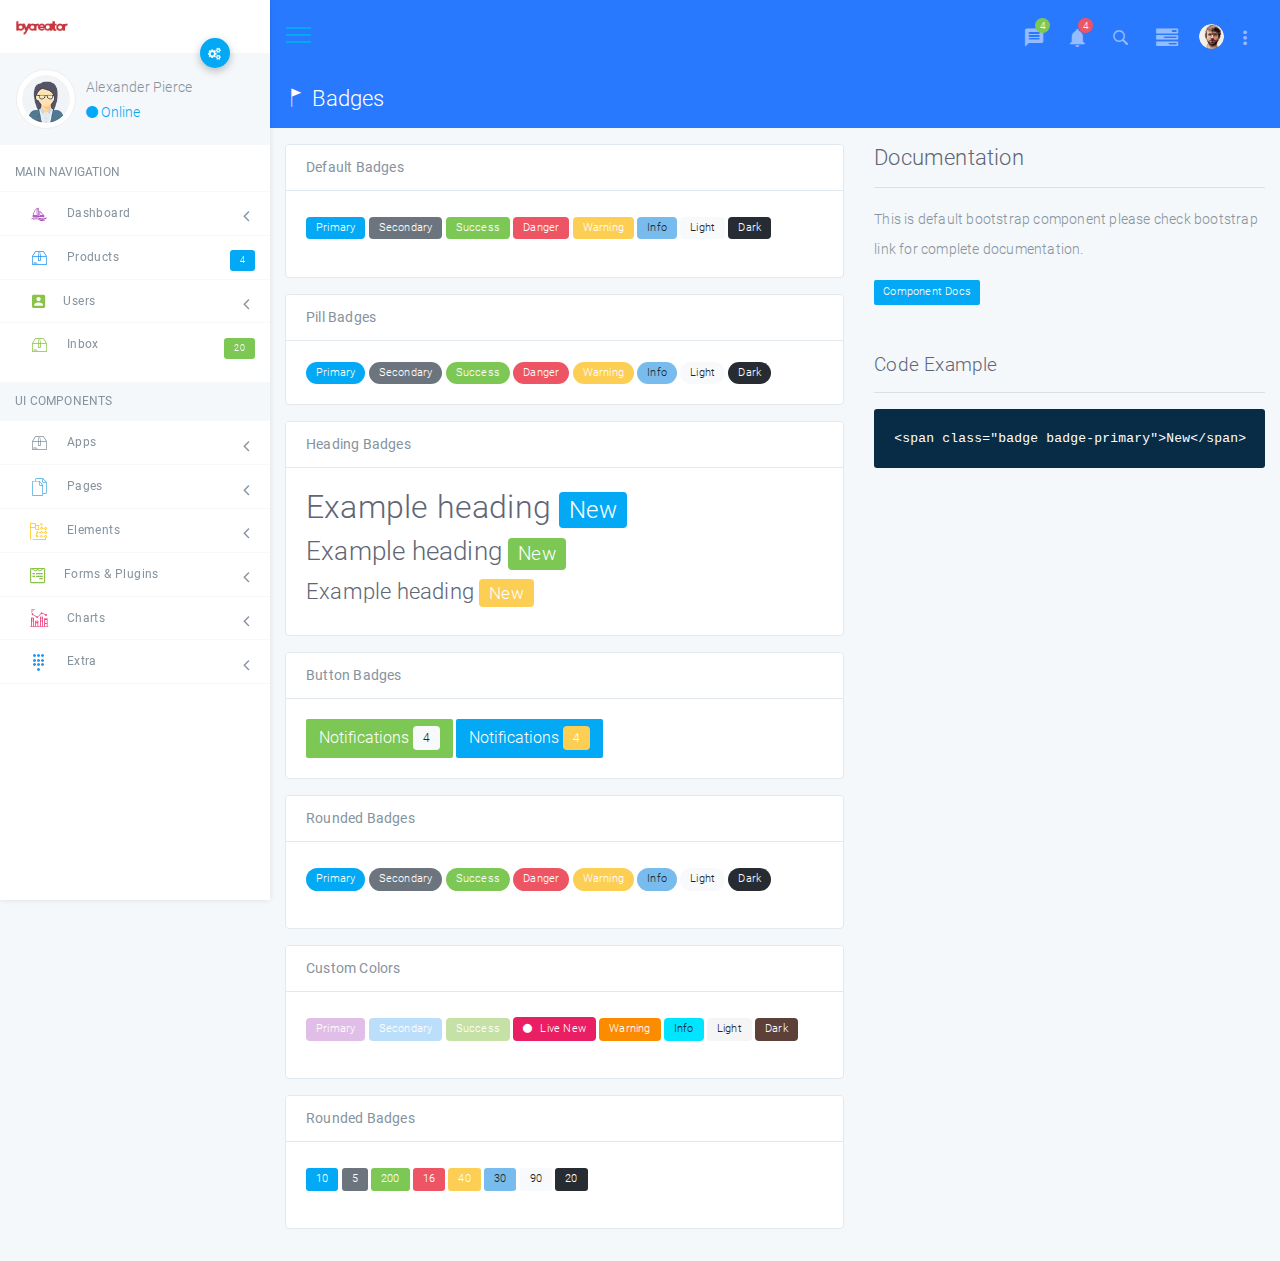
<file: panel-element-badges.html>
<!DOCTYPE html>
<html lang="zxx">
<head>
    <meta charset="utf-8">
    <meta name="viewport" content="width=device-width, initial-scale=1, shrink-to-fit=no">
    <meta name="description" content="">
    <meta name="author" content="">
    <link rel="icon" href="assets/img/basic/favicon.ico" type="image/x-icon">
    <title>Paper</title>
    <!-- CSS -->
    <link rel="stylesheet" href="assets/css/app.css">
    <style>
        .loader {
            position: fixed;
            left: 0;
            top: 0;
            width: 100%;
            height: 100%;
            background-color: #F5F8FA;
            z-index: 9998;
            text-align: center;
        }

        .plane-container {
            position: absolute;
            top: 50%;
            left: 50%;
        }
    </style>
</head>
<body class="light">
<!-- Pre loader -->
<div id="loader" class="loader">
    <div class="plane-container">
        <div class="preloader-wrapper small active">
            <div class="spinner-layer spinner-blue">
                <div class="circle-clipper left">
                    <div class="circle"></div>
                </div><div class="gap-patch">
                <div class="circle"></div>
            </div><div class="circle-clipper right">
                <div class="circle"></div>
            </div>
            </div>

            <div class="spinner-layer spinner-red">
                <div class="circle-clipper left">
                    <div class="circle"></div>
                </div><div class="gap-patch">
                <div class="circle"></div>
            </div><div class="circle-clipper right">
                <div class="circle"></div>
            </div>
            </div>

            <div class="spinner-layer spinner-yellow">
                <div class="circle-clipper left">
                    <div class="circle"></div>
                </div><div class="gap-patch">
                <div class="circle"></div>
            </div><div class="circle-clipper right">
                <div class="circle"></div>
            </div>
            </div>

            <div class="spinner-layer spinner-green">
                <div class="circle-clipper left">
                    <div class="circle"></div>
                </div><div class="gap-patch">
                <div class="circle"></div>
            </div><div class="circle-clipper right">
                <div class="circle"></div>
            </div>
            </div>
        </div>
    </div>
</div>
<div id="app">
<aside class="main-sidebar fixed offcanvas shadow">
    <section class="sidebar">
        <div class="w-80px mt-3 mb-3 ml-3">
            <img src="assets/img/basic/logo.png" alt="">
        </div>
        <div class="relative">
            <a data-toggle="collapse" href="#userSettingsCollapse" role="button" aria-expanded="false"
               aria-controls="userSettingsCollapse" class="btn-fab btn-fab-sm fab-right fab-top btn-primary shadow1 ">
                <i class="icon icon-cogs"></i>
            </a>
            <div class="user-panel p-3 light mb-2">
                <div>
                    <div class="float-left image">
                        <img class="user_avatar" src="assets/img/dummy/u2.png" alt="User Image">
                    </div>
                    <div class="float-left info">
                        <h6 class="font-weight-light mt-2 mb-1">Alexander Pierce</h6>
                        <a href="#"><i class="icon-circle text-primary blink"></i> Online</a>
                    </div>
                </div>
                <div class="clearfix"></div>
                <div class="collapse multi-collapse" id="userSettingsCollapse">
                    <div class="list-group mt-3 shadow">
                        <a href="index.html" class="list-group-item list-group-item-action ">
                            <i class="mr-2 icon-umbrella text-blue"></i>Profile
                        </a>
                        <a href="#" class="list-group-item list-group-item-action"><i
                                class="mr-2 icon-cogs text-yellow"></i>Settings</a>
                        <a href="#" class="list-group-item list-group-item-action"><i
                                class="mr-2 icon-security text-purple"></i>Change Password</a>
                    </div>
                </div>
            </div>
        </div>
        <ul class="sidebar-menu">
            <li class="header"><strong>MAIN NAVIGATION</strong></li>
            <li class="treeview"><a href="#">
                <i class="icon icon-sailing-boat-water purple-text s-18"></i> <span>Dashboard</span> <i
                    class="icon icon-angle-left s-18 pull-right"></i>
            </a>
                <ul class="treeview-menu">
                    <li><a href="index.html"><i class="icon icon-folder5"></i>Panel Dashboard 1</a>
                    </li>
                    <li><a href="panel-page-dashboard2.html"><i class="icon icon-folder5"></i>Panel Dashboard 2</a>
                    </li>
                    <li><a href="panel-page-dashboard3.html"><i class="icon icon-folder5"></i>Panel Dashboard 3</a>
                    </li>
                    <li><a href="panel-page-dashboard4.html"><i class="icon icon-folder5"></i>Panel Dashboard 4</a>
                    </li>
                    <li><a href="panel-page-dashboard5.html"><i class="icon icon-folder5"></i>Panel Dashboard 5</a>
                    </li>
                </ul>
            </li>
            <li class="treeview"><a href="#">
                <i class="icon icon icon-package blue-text s-18"></i>
                <span>Products</span>
                <span class="badge r-3 badge-primary pull-right">4</span>
            </a>
                <ul class="treeview-menu">
                    <li><a href="panel-page-products.html"><i class="icon icon-circle-o"></i>All Products</a>
                    </li>
                    <li><a href="panel-page-products-create.html"><i class="icon icon-add"></i>Add
                        New </a>
                    </li>
                </ul>
            </li>
            <li class="treeview"><a href="#"><i class="icon icon-account_box light-green-text s-18"></i>Users<i
                    class="icon icon-angle-left s-18 pull-right"></i></a>
                <ul class="treeview-menu">
                    <li><a href="panel-page-users.html"><i class="icon icon-circle-o"></i>All Users</a>
                    </li>
                    <li><a href="panel-page-users-create.html"><i class="icon icon-add"></i>Add User</a>
                    </li>
                    <li><a href="panel-page-profile.html"><i class="icon icon-user"></i>User Profile </a>
                    </li>
                </ul>
            </li>
            <li class="treeview no-b"><a href="#">
                <i class="icon icon-package light-green-text s-18"></i>
                <span>Inbox</span>
                <span class="badge r-3 badge-success pull-right">20</span>
            </a>
                <ul class="treeview-menu">
                    <li><a href="panel-page-inbox.html"><i class="icon icon-circle-o"></i>All Messages</a>
                    </li>
                    <li><a href="panel-page-inbox-create.html"><i class="icon icon-add"></i>Compose</a>
                    </li>
                </ul>
            </li>
            <li class="header light mt-3"><strong>UI COMPONENTS</strong></li>
            <li class="treeview ">
                <a href="#">
                    <i class="icon icon-package text-lime s-18"></i> <span>Apps</span>
                    <i class="icon icon-angle-left s-18 pull-right"></i>
                </a>
                <ul class="treeview-menu">
                    <li><a href="panel-page-chat.html"><i class="icon icon-circle-o"></i>Chat</a>
                    </li>
                    <li><a href="panel-page-calendar.html"><i class="icon icon-date_range"></i>Calender</a>
                    </li>
                    <li><a href="panel-page-calendar2.html"><i class="icon icon-date_range"></i>Calender 2</a>
                    </li>
                    <li><a href="panel-page-contacts.html"><i class="icon icon-circle-o"></i>Contacts</a>
                    </li>
                </ul>
            </li>
            <li class="treeview">
                <a href="#">
                    <i class="icon icon-documents3 text-blue s-18"></i> <span>Pages</span>
                    <i class="icon icon-angle-left s-18 pull-right"></i>
                </a>
                <ul class="treeview-menu">
                    <li><a href="#"><i class="icon icon-documents3"></i>Blank Pages<i
                            class="icon icon-angle-left s-18 pull-right"></i></a>
                        <ul class="treeview-menu">
                            <li><a href="panel-page-blank.html"><i class="icon icon-document"></i>Simple Blank</a>
                            </li>
                            <li><a href="panel-page-blank-tabs.html"><i class="icon icon-document"></i>Tabs Blank <i
                                    class="icon icon-angle-left s-18 pull-right"></i></a>
                            </li>
                        </ul>
                    </li>
                    <li><a href="#"><i class="icon icon-fingerprint text-green"></i>Auth Pages<i
                            class="icon icon-angle-left s-18 pull-right"></i></a>
                        <ul class="treeview-menu">
                            <li><a href="login.html"><i class="icon icon-document"></i>Login Page 1</a>
                            </li>
                            <li><a href="login-2.html"><i class="icon icon-document"></i>Login Page 2</a>
                            </li>
                            <li><a href="login-3.html"><i class="icon icon-document"></i>Login Page 3</a>
                            </li>
                            <li><a href="login-4.html"><i class="icon icon-document"></i>Login Page 4</a>
                            </li>
                        </ul>
                    </li>
                    <li><a href="#"><i class="icon icon-bug text-red"></i>Error Pages<i
                            class="icon icon-angle-left s-18 pull-right"></i></a>
                        <ul class="treeview-menu">
                            <li><a href="panel-page-404.html"><i class="icon icon-document"></i>404 Page</a>
                            </li>
                            <li><a href="panel-page-500.html"><i class="icon icon-document"></i>500 Page<i
                                    class="icon icon-angle-left s-18 pull-right"></i></a>
                            </li>
                            <li><a href="panel-page-error.html"><i class="icon icon-document"></i>420 Page<i
                                    class="icon icon-angle-left s-18 pull-right"></i></a>
                            </li>
                        </ul>
                    </li>
                    <li><a href="#"><i class="icon icon-documents3"></i>Other Pages<i
                            class="icon icon-angle-left s-18 pull-right"></i></a>
                        <ul class="treeview-menu">
                            <li><a href="panel-page-invoice.html"><i class="icon icon-document"></i>Invoice Page</a>
                            </li>
                            <li><a href="panel-page-no-posts.html"><i class="icon icon-document"></i>No Post Page</a>
                            </li>
                        </ul>
                    </li>
                </ul>
            </li>
            <li class="treeview">
                <a href="#">
                    <i class="icon icon-goals-1 amber-text s-18"></i> <span>Elements</span>
                    <i class="icon icon-angle-left s-18 pull-right"></i>
                </a>
                <ul class="treeview-menu">
                    <li><a href="panel-element-widgets.html">
                        <i class="icon icon-widgets amber-text s-14"></i> <span>Widgets</span>
                    </a>
                    </li>
                    <li><a href="panel-element-counters.html">
                        <i class="icon icon-filter_9_plus amber-text s-14"></i> <span>Counters</span>
                    </a>
                    <li><a href="panel-element-buttons.html">
                        <i class="icon icon-touch_app amber-text s-14"></i> <span>Buttons</span>
                    </a>
                    </li>
                    <li>
                        <a href="panel-element-typography.html">
                            <i class="icon icon-text-width amber-text s-14"></i> <span>Typography</span>
                        </a>
                    </li>
                    <li><a href="panel-element-tabels.html">
                        <i class="icon icon-table amber-text s-14"></i> <span>Tables</span>
                    </a>
                    </li>
                    <li><a href="panel-element-alerts.html">
                        <i class="icon icon-exclamation-circle amber-text s-14"></i> <span>Alerts</span>
                    </a>
                    </li>
                    <li><a href="panel-element-slider.html"><i class="icon icon-view_carousel amber-text s-14"></i>
                        <span>Slider</span></a></li>
                    <li><a href="panel-element-tabs.html"><i class="icon icon-folders2 amber-text s-14"></i>
                        <span>Tabs</span></a></li>
                    <li><a href="panel-element-progress-bars.html"><i class="icon icon-folders2 amber-text s-14"></i>
                        <span>Progress Bars</span></a></li>
                    <li><a href="panel-element-badges.html"><i class="icon icon-flag7 amber-text s-14"></i>
                        <span>Badges</span></a></li>
                    <li><a href="panel-element-preloaders.html"><i class="icon icon-data_usage amber-text s-14"></i>
                        <span>Preloaders</span></a></li>
                </ul>
            </li>
            <li class="treeview ">
                <a href="#">
                    <i class="icon icon-wpforms light-green-text s-18 "></i> <span>Forms & Plugins</span>
                    <i class="icon icon-angle-left s-18 pull-right"></i>
                </a>
                <ul class="treeview-menu">
                    <li><a href="panel-element-forms.html"><i class="icon icon-wpforms light-green-text"></i>Bootstrap
                        Inputs</a>
                    </li>
                    <li><a href="panel-element-editor.html"><i class="icon icon-pen2 light-green-text"></i>Editor</a>
                    </li>
                    <li><a href="panel-element-toast.html"><i
                            class="icon icon-notifications_active light-green-text"></i>Toasts</a>
                    </li>
                    <li><a href="panel-element-stepper.html"><i class="icon icon-burst_mode light-green-text"></i>Stepper</a>
                    </li>
                    <li><a href="panel-element-date-time-picker.html"><i
                            class="icon icon-date_range light-green-text"></i>Date Time Picker</a>
                    </li>
                    <li><a href="panel-element-color-picker.html"><i class="icon icon-adjust light-green-text"></i>Color
                        Picker</a>
                    </li>
                    <li><a href="panel-element-range-slider.html"><i class="icon icon-space_bar light-green-text"></i>Range
                        Slider</a>
                    </li>
                    <li><a href="panel-element-select2.html"><i
                            class="icon  icon-one-finger-click light-green-text"></i>Select 2</a>
                    </li>
                    <li><a href="panel-element-tags.html"><i class="icon  icon-tags3 light-green-text"></i>Tags</a>
                    </li>
                    <li><a href="panel-element-data-tables.html"><i class="icon icon-table light-green-text"></i>Data
                        Tables</a>
                    </li>
                </ul>
            </li>
            <li class="treeview"><a href="#">
                <i class="icon icon-bar-chart2 pink-text s-18"></i>
                <span>Charts</span>
                <i class="icon icon-angle-left s-18 pull-right"></i>
            </a>
                <ul class="treeview-menu">
                    <li>
                        <a href="panel-element-charts-js.html"><i class="icon icon-area-chart pink-text s-14"></i><span>Charts.Js</span></a>
                    </li>
                    <li>
                        <a href="panel-element-morris.html"><i class="icon icon-bubble_chart pink-text s-14"></i>Morris
                            Charts</a>
                    </li>
                    <li>
                        <a href="panel-element-echarts.html">
                            <i class="icon icon-bar-chart-o pink-text s-14"></i>Echarts</a>
                    </li>
                    <li>
                        <a href="panel-element-easy-pie-charts.html">
                            <i class="icon icon-area-chart pink-text s-14"></i>Easy Pie Charts</a>
                    </li>
                    <li>
                        <a href="panel-element-jqvmap.html">
                            <i class="icon icon-map pink-text s-14"></i>Jqvmap</a>
                    </li>
                    <li>
                        <a href="panel-element-sparklines.html">
                            <i class="icon icon-line-chart2 pink-text s-14"></i>Sparklines</a>
                    </li>
                    <li>
                        <a href="panel-element-float.html">
                            <i class="icon icon-pie-chart pink-text s-14"></i>Float Charts</a>
                    </li>
                </ul>
            </li>
            <li class="treeview"><a href="#">
                <i class="icon icon-dialpad blue-text  s-18"></i>
                <span>Extra</span>
                <i class="icon icon-angle-left s-18 pull-right"></i>
            </a>
                <ul class="treeview-menu">
                    <li>
                        <a href="panel-element-letters.html">
                            <i class="icon icon-brightness_auto light-blue-text s-14"></i>
                            <span>Avatar Placeholders</span>
                        </a>
                    </li>
                    <li>
                        <a href="panel-element-icons.html">
                            <i class="icon icon-camera2 light-blue-text s-14"></i> <span>Icons</span>
                        </a>
                    </li>
                    <li><a href="panel-element-colors.html">
                        <i class="icon icon-palette light-blue-text s-14"></i> <span>Colors</span>
                    </a>
                    </li>
                </ul>
            </li>
        </ul>
    </section>
</aside>
<!--Sidebar End-->
<div class="has-sidebar-left">
    <div class="pos-f-t">
    <div class="collapse" id="navbarToggleExternalContent">
        <div class="bg-dark pt-2 pb-2 pl-4 pr-2">
            <div class="search-bar">
                <input class="transparent s-24 text-white b-0 font-weight-lighter w-128 height-50" type="text"
                       placeholder="start typing...">
            </div>
            <a href="#" data-toggle="collapse" data-target="#navbarToggleExternalContent" aria-expanded="false"
               aria-label="Toggle navigation" class="paper-nav-toggle paper-nav-white active "><i></i></a>
        </div>
    </div>
</div>
    <div class="sticky">
        <div class="navbar navbar-expand navbar-dark d-flex justify-content-between bd-navbar blue accent-3">
            <div class="relative">
                <a href="#" data-toggle="offcanvas" class="paper-nav-toggle pp-nav-toggle">
                    <i></i>
                </a>
            </div>
            <!--Top Menu Start -->
<div class="navbar-custom-menu p-t-10">
    <ul class="nav navbar-nav">
        <!-- Messages-->
        <li class="dropdown custom-dropdown messages-menu">
            <a href="#" class="nav-link" data-toggle="dropdown">
                <i class="icon-message "></i>
                <span class="badge badge-success badge-mini rounded-circle">4</span>
            </a>
            <ul class="dropdown-menu">
                <li>
                    <!-- inner menu: contains the actual data -->
                    <ul class="menu pl-2 pr-2">
                        <!-- start message -->
                        <li>
                            <a href="#">
                                <div class="avatar float-left">
                                    <img src="assets/img/dummy/u4.png" alt="">
                                    <span class="avatar-badge busy"></span>
                                </div>
                                <h4>
                                    Support Team
                                    <small><i class="icon icon-clock-o"></i> 5 mins</small>
                                </h4>
                                <p>Why not buy a new awesome theme?</p>
                            </a>
                        </li>
                        <!-- end message -->
                        <!-- start message -->
                        <li>
                            <a href="#">
                                <div class="avatar float-left">
                                    <img src="assets/img/dummy/u1.png" alt="">
                                    <span class="avatar-badge online"></span>
                                </div>
                                <h4>
                                    Support Team
                                    <small><i class="icon icon-clock-o"></i> 5 mins</small>
                                </h4>
                                <p>Why not buy a new awesome theme?</p>
                            </a>
                        </li>
                        <!-- end message -->
                        <!-- start message -->
                        <li>
                            <a href="#">
                                <div class="avatar float-left">
                                    <img src="assets/img/dummy/u2.png" alt="">
                                    <span class="avatar-badge idle"></span>
                                </div>
                                <h4>
                                    Support Team
                                    <small><i class="icon icon-clock-o"></i> 5 mins</small>
                                </h4>
                                <p>Why not buy a new awesome theme?</p>
                            </a>
                        </li>
                        <!-- end message -->
                        <!-- start message -->
                        <li>
                            <a href="#">
                                <div class="avatar float-left">
                                    <img src="assets/img/dummy/u3.png" alt="">
                                    <span class="avatar-badge busy"></span>
                                </div>
                                <h4>
                                    Support Team
                                    <small><i class="icon icon-clock-o"></i> 5 mins</small>
                                </h4>
                                <p>Why not buy a new awesome theme?</p>
                            </a>
                        </li>
                        <!-- end message -->
                    </ul>
                </li>
                <li class="footer s-12 p-2 text-center"><a href="#">See All Messages</a></li>
            </ul>
        </li>
        <!-- Notifications -->
        <li class="dropdown custom-dropdown notifications-menu">
            <a href="#" class=" nav-link" data-toggle="dropdown" aria-expanded="false">
                <i class="icon-notifications "></i>
                <span class="badge badge-danger badge-mini rounded-circle">4</span>
            </a>
            <ul class="dropdown-menu">
                <li class="header">You have 10 notifications</li>
                <li>
                    <!-- inner menu: contains the actual data -->
                    <ul class="menu">
                        <li>
                            <a href="#">
                                <i class="icon icon-data_usage text-success"></i> 5 new members joined today
                            </a>
                        </li>
                        <li>
                            <a href="#">
                                <i class="icon icon-data_usage text-danger"></i> 5 new members joined today
                            </a>
                        </li>
                        <li>
                            <a href="#">
                                <i class="icon icon-data_usage text-yellow"></i> 5 new members joined today
                            </a>
                        </li>
                    </ul>
                </li>
                <li class="footer p-2 text-center"><a href="#">View all</a></li>
            </ul>
        </li>
        <li>
            <a class="nav-link " data-toggle="collapse" data-target="#navbarToggleExternalContent"
               aria-controls="navbarToggleExternalContent"
               aria-expanded="false" aria-label="Toggle navigation">
                <i class=" icon-search3 "></i>
            </a>
        </li>
        <!-- Right Sidebar Toggle Button -->
        <li>
            <a class="nav-link ml-2" data-toggle="control-sidebar">
                <i class="icon-tasks "></i>
            </a>
        </li>
        <!-- User Account-->
        <li class="dropdown custom-dropdown user user-menu">
            <a href="#" class="nav-link" data-toggle="dropdown">
                <img src="assets/img/dummy/u8.png" class="user-image" alt="User Image">
                <i class="icon-more_vert "></i>
            </a>
            <div class="dropdown-menu p-4">
                <div class="row box justify-content-between my-4">
                    <div class="col">
                        <a href="#">
                            <i class="icon-apps purple lighten-2 avatar  r-5"></i>
                            <div class="pt-1">Apps</div>
                        </a>
                    </div>
                    <div class="col"><a href="#">
                        <i class="icon-beach_access pink lighten-1 avatar  r-5"></i>
                        <div class="pt-1">Profile</div>
                    </a></div>
                    <div class="col">
                        <a href="#">
                            <i class="icon-perm_data_setting indigo lighten-2 avatar  r-5"></i>
                            <div class="pt-1">Settings</div>
                        </a>
                    </div>
                </div>
                <div class="row box justify-content-between my-4">
                    <div class="col">
                        <a href="#">
                            <i class="icon-star light-green lighten-1 avatar  r-5"></i>
                            <div class="pt-1">Favourites</div>
                        </a>
                    </div>
                    <div class="col">
                        <a href="#">
                            <i class="icon-save2 orange accent-1 avatar  r-5"></i>
                            <div class="pt-1">Saved</div>
                        </a>
                    </div>
                    <div class="col">
                        <a href="#">
                            <i class="icon-perm_data_setting grey darken-3 avatar  r-5"></i>
                            <div class="pt-1">Settings</div>
                        </a>
                    </div>
                </div>
                <hr>
                <div class="row box justify-content-between my-4">
                    <div class="col">
                        <a href="#">
                            <i class="icon-apps purple lighten-2 avatar  r-5"></i>
                            <div class="pt-1">Apps</div>
                        </a>
                    </div>
                    <div class="col"><a href="#">
                        <i class="icon-beach_access pink lighten-1 avatar  r-5"></i>
                        <div class="pt-1">Profile</div>
                    </a></div>
                    <div class="col">
                        <a href="#">
                            <i class="icon-perm_data_setting indigo lighten-2 avatar  r-5"></i>
                            <div class="pt-1">Settings</div>
                        </a>
                    </div>
                </div>
            </div>
        </li>
    </ul>
</div>
        </div>
    </div>
</div>
<div class="has-sidebar-left">
    <header class="blue accent-3 relative">
        <div class="container-fluid text-white">
            <div class="row">
                <div class="col">
                    <h3 class="my-3">
                        <i class="icon  icon-flag7"></i>
                        Badges
                    </h3>
                </div>
            </div>
        </div>
    </header>
    <div class="container-fluid my-3">
        <div class="row">
            <div class="col-md-7">
                <div class="card">
                    <div class="card-header white"><h6>Default Badges</h6></div>
                    <div class="card-body">
                        <p>
                            <span class="badge badge-primary">Primary</span>
                            <span class="badge badge-secondary">Secondary</span>
                            <span class="badge badge-success">Success</span>
                            <span class="badge badge-danger">Danger</span>
                            <span class="badge badge-warning">Warning</span>
                            <span class="badge badge-info">Info</span>
                            <span class="badge badge-light">Light</span>
                            <span class="badge badge-dark">Dark</span>
                        </p>
                    </div>
                </div>
                <div class="card my-3">
                    <div class="card-header white"><h6>Pill Badges</h6></div>
                    <div class="card-body">
                        <span class="badge badge-pill badge-primary">Primary</span>
                        <span class="badge badge-pill badge-secondary">Secondary</span>
                        <span class="badge badge-pill badge-success">Success</span>
                        <span class="badge badge-pill badge-danger">Danger</span>
                        <span class="badge badge-pill badge-warning">Warning</span>
                        <span class="badge badge-pill badge-info">Info</span>
                        <span class="badge badge-pill badge-light">Light</span>
                        <span class="badge badge-pill badge-dark">Dark</span>
                    </div>
                </div>
                <div class="card my-3">
                    <div class="card-header white"><h6>Heading Badges</h6></div>
                    <div class="card-body">
                        <h1>Example heading <span class="badge badge-primary">New</span></h1>
                        <h2>Example heading <span class="badge badge-success">New</span></h2>
                        <h3>Example heading <span class="badge badge-warning">New</span></h3>
                    </div>
                </div>
                <div class="card my-3">
                    <div class="card-header white"><h6>Button Badges</h6></div>
                    <div class="card-body">
                        <button type="button" class="btn btn-success">
                            Notifications <span class="badge badge-light">4</span>
                        </button>
                        <button type="button" class="btn btn-primary">
                            Notifications <span class="badge badge-warning">4</span>
                        </button>
                    </div>
                </div>
                <div class="card my-3">
                    <div class="card-header white"><h6>Rounded Badges</h6></div>
                    <div class="card-body">
                        <p>
                            <span class="badge badge-primary r-20">Primary</span>
                            <span class="badge badge-secondary  r-20">Secondary</span>
                            <span class="badge badge-success r-20">Success</span>
                            <span class="badge badge-danger r-20">Danger</span>
                            <span class="badge badge-warning r-20">Warning</span>
                            <span class="badge badge-info r-20">Info</span>
                            <span class="badge badge-light r-20">Light</span>
                            <span class="badge badge-dark r-20">Dark</span>
                        </p>
                    </div>
                </div>
                <div class="card my-3">
                    <div class="card-header white"><h6>Custom Colors</h6></div>
                    <div class="card-body">
                        <p>
                            <span class="badge badge-primary purple lighten-4">Primary</span>
                            <span class="badge badge-secondary blue lighten-4">Secondary</span>
                            <span class="badge badge-success light-green lighten-3
">Success</span>
                            <span class="badge badge-danger pink"><span class="blink"><i class="icon icon-circle mr-2"></i>Live New</span></span>
                            <span class="badge badge-warning orange darken-1">Warning</span>
                            <span class="badge badge-info cyan accent-3">Info</span>
                            <span class="badge badge-light grey lighten-4">Light</span>
                            <span class="badge badge-dark brown darken-2">Dark</span>

                        </p>
                    </div>
                </div>
                <div class="card my-3">
                    <div class="card-header white"><h6>Rounded Badges</h6></div>
                    <div class="card-body">
                        <p>
                            <span class="badge badge-primary r-3 blink">10</span>
                            <span class="badge badge-secondary  r-3">5</span>
                            <span class="badge badge-success r-3">200</span>
                            <span class="badge badge-danger r-3">16</span>
                            <span class="badge badge-warning r-3">40</span>
                            <span class="badge badge-info r-3">30</span>
                            <span class="badge badge-light r-3">90</span>
                            <span class="badge badge-dark r-3">20</span>
                        </p>
                    </div>
                </div>
            </div>
            <div class="col-md-5">
                <h3>Documentation</h3>
                <hr>
                <p>This is default bootstrap component please check bootstrap link for complete documentation.</p>
                <a href="https://getbootstrap.com/docs/4.0/components/badge/" target="_blank"
                   class="btn btn-xs btn-primary">Component Docs</a>
                <h4 class="mt-5">Code Example</h4>
                <hr>
                <pre><code>&lt;span class="badge badge-primary"&gt;New&lt;/span&gt;</code></pre>
            </div>
        </div>
    </div>
</div>
<!-- Right Sidebar -->
<aside class="control-sidebar fixed white ">
    <div class="slimScroll">
        <div class="sidebar-header">
            <h4>Activity List</h4>
            <a href="#" data-toggle="control-sidebar" class="paper-nav-toggle  active"><i></i></a>
        </div>
        <div class="p-3">
            <div>
                <div class="my-3">
                    <small>25% Complete</small>
                    <div class="progress" style="height: 3px;">
                        <div class="progress-bar bg-success" role="progressbar" style="width: 25%;" aria-valuenow="25"
                             aria-valuemin="0" aria-valuemax="100"></div>
                    </div>
                </div>
                <div class="my-3">
                    <small>45% Complete</small>
                    <div class="progress" style="height: 3px;">
                        <div class="progress-bar bg-info" role="progressbar" style="width: 45%;" aria-valuenow="45"
                             aria-valuemin="0" aria-valuemax="100"></div>
                    </div>
                </div>
                <div class="my-3">
                    <small>60% Complete</small>
                    `
                    <div class="progress" style="height: 3px;">
                        <div class="progress-bar bg-warning" role="progressbar" style="width: 60%;" aria-valuenow="60"
                             aria-valuemin="0" aria-valuemax="100"></div>
                    </div>
                </div>
                <div class="my-3">
                    <small>75% Complete</small>
                    <div class="progress" style="height: 3px;">
                        <div class="progress-bar bg-danger" role="progressbar" style="width: 75%;" aria-valuenow="75"
                             aria-valuemin="0" aria-valuemax="100"></div>
                    </div>
                </div>
                <div class="my-3">
                    <small>100% Complete</small>
                    <div class="progress" style="height: 3px;">
                        <div class="progress-bar" role="progressbar" style="width: 100%;" aria-valuenow="100"
                             aria-valuemin="0" aria-valuemax="100"></div>
                    </div>
                </div>
            </div>
        </div>
        <div class="p-3 bg-primary text-white">
            <div class="row">
                <div class="col-md-6">
                    <h5 class="font-weight-normal s-14">Sodium</h5>
                    <span class="font-weight-lighter text-primary">Spark Bar</span>
                    <div> Oxygen
                        <span class="text-primary">
                                                    <i class="icon icon-arrow_downward"></i> 67%</span>
                    </div>
                </div>
                <div class="col-md-6">
                    <canvas width="100" height="70" data-chart="spark" data-chart-type="bar"
                            data-dataset="[[28,68,41,43,96,45,100,28,68,41,43,96,45,100,28,68,41,43,96,45,100,28,68,41,43,96,45,100]]"
                            data-labels="['a','b','c','d','e','f','g','h','i','j','k','l','m','n','a','b','c','d','e','f','g','h','i','j','k','l','m','n']">
                    </canvas>
                </div>
            </div>
        </div>
        <div class="table-responsive">
            <table id="recent-orders" class="table table-hover mb-0 ps-container ps-theme-default">
                <tbody>
                <tr>
                    <td>
                        <a href="#">INV-281281</a>
                    </td>
                    <td>
                        <span class="badge badge-success">Paid</span>
                    </td>
                    <td>$ 1228.28</td>
                </tr>
                <tr>
                    <td>
                        <a href="#">INV-01112</a>
                    </td>
                    <td>
                        <span class="badge badge-warning">Overdue</span>
                    </td>
                    <td>$ 5685.28</td>
                </tr>
                <tr>
                    <td>
                        <a href="#">INV-281012</a>
                    </td>
                    <td>
                        <span class="badge badge-success">Paid</span>
                    </td>
                    <td>$ 152.28</td>
                </tr>
                <tr>
                    <td>
                        <a href="#">INV-01112</a>
                    </td>
                    <td>
                        <span class="badge badge-warning">Overdue</span>
                    </td>
                    <td>$ 5685.28</td>
                </tr>
                <tr>
                    <td>
                        <a href="#">INV-281012</a>
                    </td>
                    <td>
                        <span class="badge badge-success">Paid</span>
                    </td>
                    <td>$ 152.28</td>
                </tr>
                </tbody>
            </table>
        </div>
        <div class="sidebar-header">
            <h4>Activity</h4>
            <a href="#" data-toggle="control-sidebar" class="paper-nav-toggle  active"><i></i></a>
        </div>
        <div class="p-4">
            <div class="activity-item activity-primary">
                <div class="activity-content">
                    <small class="text-muted">
                        <i class="icon icon-user position-left"></i> 5 mins ago
                    </small>
                    <p>Lorem ipsum dolor sit amet conse ctetur which ascing elit users.</p>
                </div>
            </div>
            <div class="activity-item activity-danger">
                <div class="activity-content">
                    <small class="text-muted">
                        <i class="icon icon-user position-left"></i> 8 mins ago
                    </small>
                    <p>Lorem ipsum dolor sit ametcon the sectetur that ascing elit users.</p>
                </div>
            </div>
            <div class="activity-item activity-success">
                <div class="activity-content">
                    <small class="text-muted">
                        <i class="icon icon-user position-left"></i> 10 mins ago
                    </small>
                    <p>Lorem ipsum dolor sit amet cons the ecte tur and adip ascing elit users.</p>
                </div>
            </div>
            <div class="activity-item activity-warning">
                <div class="activity-content">
                    <small class="text-muted">
                        <i class="icon icon-user position-left"></i> 12 mins ago
                    </small>
                    <p>Lorem ipsum dolor sit amet consec tetur adip ascing elit users.</p>
                </div>
            </div>
        </div>
    </div>
</aside>
<!-- /.right-sidebar -->
<!-- Add the sidebar's background. This div must be placed
         immediately after the control sidebar -->
<div class="control-sidebar-bg shadow white fixed"></div>
</div>
<!--/#app -->
<script src="assets/js/app.js"></script>
</body>
</html>
</file>
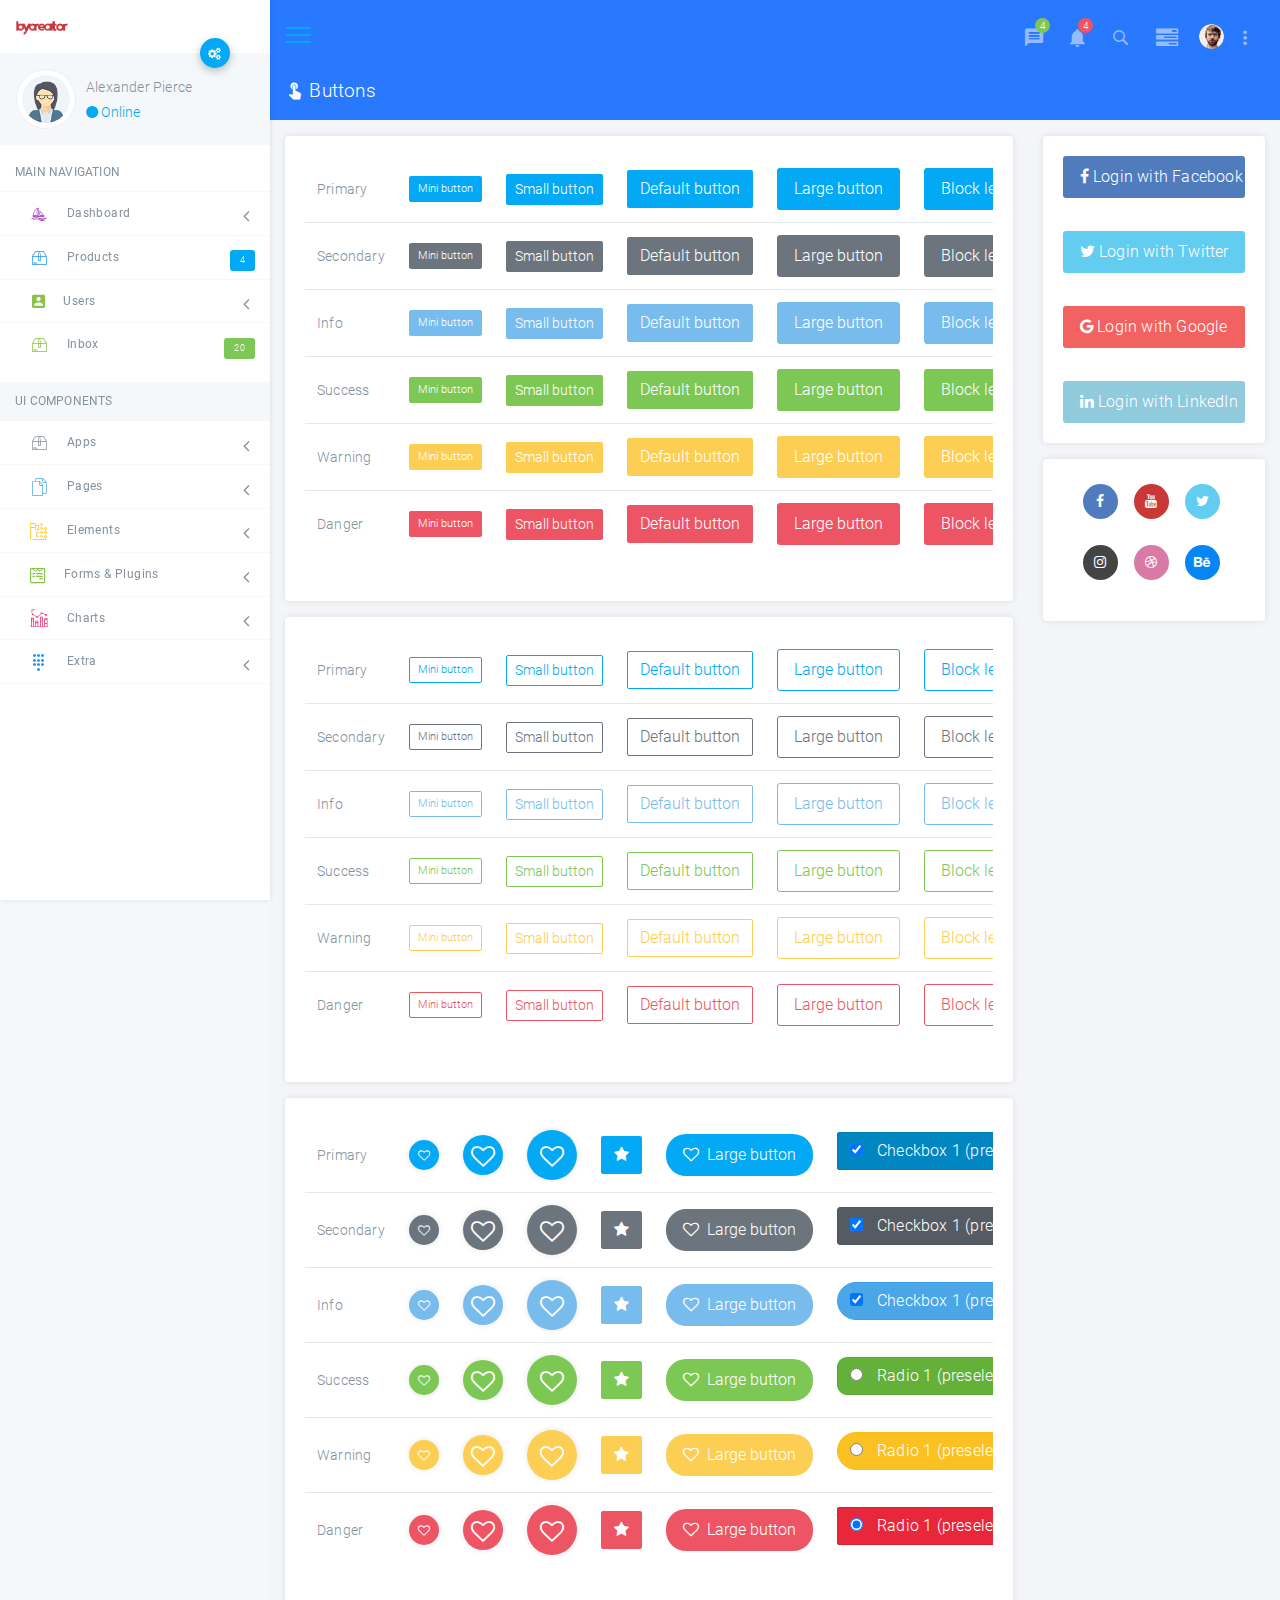
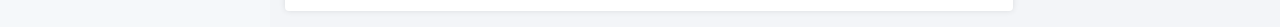
<file: panel-element-buttons.html>
<!DOCTYPE html>
<html lang="zxx">
<head>
    <meta charset="utf-8">
    <meta name="viewport" content="width=device-width, initial-scale=1, shrink-to-fit=no">
    <meta name="description" content="">
    <meta name="author" content="">
    <link rel="icon" href="assets/img/basic/favicon.ico" type="image/x-icon">
    <title>Paper</title>
    <!-- CSS -->
    <link rel="stylesheet" href="assets/css/app.css">
    <style>
        .loader {
            position: fixed;
            left: 0;
            top: 0;
            width: 100%;
            height: 100%;
            background-color: #F5F8FA;
            z-index: 9998;
            text-align: center;
        }

        .plane-container {
            position: absolute;
            top: 50%;
            left: 50%;
        }
    </style>
</head>
<body class="light">
<!-- Pre loader -->
<div id="loader" class="loader">
    <div class="plane-container">
        <div class="preloader-wrapper small active">
            <div class="spinner-layer spinner-blue">
                <div class="circle-clipper left">
                    <div class="circle"></div>
                </div><div class="gap-patch">
                <div class="circle"></div>
            </div><div class="circle-clipper right">
                <div class="circle"></div>
            </div>
            </div>

            <div class="spinner-layer spinner-red">
                <div class="circle-clipper left">
                    <div class="circle"></div>
                </div><div class="gap-patch">
                <div class="circle"></div>
            </div><div class="circle-clipper right">
                <div class="circle"></div>
            </div>
            </div>

            <div class="spinner-layer spinner-yellow">
                <div class="circle-clipper left">
                    <div class="circle"></div>
                </div><div class="gap-patch">
                <div class="circle"></div>
            </div><div class="circle-clipper right">
                <div class="circle"></div>
            </div>
            </div>

            <div class="spinner-layer spinner-green">
                <div class="circle-clipper left">
                    <div class="circle"></div>
                </div><div class="gap-patch">
                <div class="circle"></div>
            </div><div class="circle-clipper right">
                <div class="circle"></div>
            </div>
            </div>
        </div>
    </div>
</div>
<div id="app">
<aside class="main-sidebar fixed offcanvas shadow">
    <section class="sidebar">
        <div class="w-80px mt-3 mb-3 ml-3">
            <img src="assets/img/basic/logo.png" alt="">
        </div>
        <div class="relative">
            <a data-toggle="collapse" href="#userSettingsCollapse" role="button" aria-expanded="false"
               aria-controls="userSettingsCollapse" class="btn-fab btn-fab-sm fab-right fab-top btn-primary shadow1 ">
                <i class="icon icon-cogs"></i>
            </a>
            <div class="user-panel p-3 light mb-2">
                <div>
                    <div class="float-left image">
                        <img class="user_avatar" src="assets/img/dummy/u2.png" alt="User Image">
                    </div>
                    <div class="float-left info">
                        <h6 class="font-weight-light mt-2 mb-1">Alexander Pierce</h6>
                        <a href="#"><i class="icon-circle text-primary blink"></i> Online</a>
                    </div>
                </div>
                <div class="clearfix"></div>
                <div class="collapse multi-collapse" id="userSettingsCollapse">
                    <div class="list-group mt-3 shadow">
                        <a href="index.html" class="list-group-item list-group-item-action ">
                            <i class="mr-2 icon-umbrella text-blue"></i>Profile
                        </a>
                        <a href="#" class="list-group-item list-group-item-action"><i
                                class="mr-2 icon-cogs text-yellow"></i>Settings</a>
                        <a href="#" class="list-group-item list-group-item-action"><i
                                class="mr-2 icon-security text-purple"></i>Change Password</a>
                    </div>
                </div>
            </div>
        </div>
        <ul class="sidebar-menu">
            <li class="header"><strong>MAIN NAVIGATION</strong></li>
            <li class="treeview"><a href="#">
                <i class="icon icon-sailing-boat-water purple-text s-18"></i> <span>Dashboard</span> <i
                    class="icon icon-angle-left s-18 pull-right"></i>
            </a>
                <ul class="treeview-menu">
                    <li><a href="index.html"><i class="icon icon-folder5"></i>Panel Dashboard 1</a>
                    </li>
                    <li><a href="panel-page-dashboard2.html"><i class="icon icon-folder5"></i>Panel Dashboard 2</a>
                    </li>
                    <li><a href="panel-page-dashboard3.html"><i class="icon icon-folder5"></i>Panel Dashboard 3</a>
                    </li>
                    <li><a href="panel-page-dashboard4.html"><i class="icon icon-folder5"></i>Panel Dashboard 4</a>
                    </li>
                    <li><a href="panel-page-dashboard5.html"><i class="icon icon-folder5"></i>Panel Dashboard 5</a>
                    </li>
                </ul>
            </li>
            <li class="treeview"><a href="#">
                <i class="icon icon icon-package blue-text s-18"></i>
                <span>Products</span>
                <span class="badge r-3 badge-primary pull-right">4</span>
            </a>
                <ul class="treeview-menu">
                    <li><a href="panel-page-products.html"><i class="icon icon-circle-o"></i>All Products</a>
                    </li>
                    <li><a href="panel-page-products-create.html"><i class="icon icon-add"></i>Add
                        New </a>
                    </li>
                </ul>
            </li>
            <li class="treeview"><a href="#"><i class="icon icon-account_box light-green-text s-18"></i>Users<i
                    class="icon icon-angle-left s-18 pull-right"></i></a>
                <ul class="treeview-menu">
                    <li><a href="panel-page-users.html"><i class="icon icon-circle-o"></i>All Users</a>
                    </li>
                    <li><a href="panel-page-users-create.html"><i class="icon icon-add"></i>Add User</a>
                    </li>
                    <li><a href="panel-page-profile.html"><i class="icon icon-user"></i>User Profile </a>
                    </li>
                </ul>
            </li>
            <li class="treeview no-b"><a href="#">
                <i class="icon icon-package light-green-text s-18"></i>
                <span>Inbox</span>
                <span class="badge r-3 badge-success pull-right">20</span>
            </a>
                <ul class="treeview-menu">
                    <li><a href="panel-page-inbox.html"><i class="icon icon-circle-o"></i>All Messages</a>
                    </li>
                    <li><a href="panel-page-inbox-create.html"><i class="icon icon-add"></i>Compose</a>
                    </li>
                </ul>
            </li>
            <li class="header light mt-3"><strong>UI COMPONENTS</strong></li>
            <li class="treeview ">
                <a href="#">
                    <i class="icon icon-package text-lime s-18"></i> <span>Apps</span>
                    <i class="icon icon-angle-left s-18 pull-right"></i>
                </a>
                <ul class="treeview-menu">
                    <li><a href="panel-page-chat.html"><i class="icon icon-circle-o"></i>Chat</a>
                    </li>
                    <li><a href="panel-page-calendar.html"><i class="icon icon-date_range"></i>Calender</a>
                    </li>
                    <li><a href="panel-page-calendar2.html"><i class="icon icon-date_range"></i>Calender 2</a>
                    </li>
                    <li><a href="panel-page-contacts.html"><i class="icon icon-circle-o"></i>Contacts</a>
                    </li>
                </ul>
            </li>
            <li class="treeview">
                <a href="#">
                    <i class="icon icon-documents3 text-blue s-18"></i> <span>Pages</span>
                    <i class="icon icon-angle-left s-18 pull-right"></i>
                </a>
                <ul class="treeview-menu">
                    <li><a href="#"><i class="icon icon-documents3"></i>Blank Pages<i
                            class="icon icon-angle-left s-18 pull-right"></i></a>
                        <ul class="treeview-menu">
                            <li><a href="panel-page-blank.html"><i class="icon icon-document"></i>Simple Blank</a>
                            </li>
                            <li><a href="panel-page-blank-tabs.html"><i class="icon icon-document"></i>Tabs Blank <i
                                    class="icon icon-angle-left s-18 pull-right"></i></a>
                            </li>
                        </ul>
                    </li>
                    <li><a href="#"><i class="icon icon-fingerprint text-green"></i>Auth Pages<i
                            class="icon icon-angle-left s-18 pull-right"></i></a>
                        <ul class="treeview-menu">
                            <li><a href="login.html"><i class="icon icon-document"></i>Login Page 1</a>
                            </li>
                            <li><a href="login-2.html"><i class="icon icon-document"></i>Login Page 2</a>
                            </li>
                            <li><a href="login-3.html"><i class="icon icon-document"></i>Login Page 3</a>
                            </li>
                            <li><a href="login-4.html"><i class="icon icon-document"></i>Login Page 4</a>
                            </li>
                        </ul>
                    </li>
                    <li><a href="#"><i class="icon icon-bug text-red"></i>Error Pages<i
                            class="icon icon-angle-left s-18 pull-right"></i></a>
                        <ul class="treeview-menu">
                            <li><a href="panel-page-404.html"><i class="icon icon-document"></i>404 Page</a>
                            </li>
                            <li><a href="panel-page-500.html"><i class="icon icon-document"></i>500 Page<i
                                    class="icon icon-angle-left s-18 pull-right"></i></a>
                            </li>
                            <li><a href="panel-page-error.html"><i class="icon icon-document"></i>420 Page<i
                                    class="icon icon-angle-left s-18 pull-right"></i></a>
                            </li>
                        </ul>
                    </li>
                    <li><a href="#"><i class="icon icon-documents3"></i>Other Pages<i
                            class="icon icon-angle-left s-18 pull-right"></i></a>
                        <ul class="treeview-menu">
                            <li><a href="panel-page-invoice.html"><i class="icon icon-document"></i>Invoice Page</a>
                            </li>
                            <li><a href="panel-page-no-posts.html"><i class="icon icon-document"></i>No Post Page</a>
                            </li>
                        </ul>
                    </li>
                </ul>
            </li>
            <li class="treeview">
                <a href="#">
                    <i class="icon icon-goals-1 amber-text s-18"></i> <span>Elements</span>
                    <i class="icon icon-angle-left s-18 pull-right"></i>
                </a>
                <ul class="treeview-menu">
                    <li><a href="panel-element-widgets.html">
                        <i class="icon icon-widgets amber-text s-14"></i> <span>Widgets</span>
                    </a>
                    </li>
                    <li><a href="panel-element-counters.html">
                        <i class="icon icon-filter_9_plus amber-text s-14"></i> <span>Counters</span>
                    </a>
                    <li><a href="panel-element-buttons.html">
                        <i class="icon icon-touch_app amber-text s-14"></i> <span>Buttons</span>
                    </a>
                    </li>
                    <li>
                        <a href="panel-element-typography.html">
                            <i class="icon icon-text-width amber-text s-14"></i> <span>Typography</span>
                        </a>
                    </li>
                    <li><a href="panel-element-tabels.html">
                        <i class="icon icon-table amber-text s-14"></i> <span>Tables</span>
                    </a>
                    </li>
                    <li><a href="panel-element-alerts.html">
                        <i class="icon icon-exclamation-circle amber-text s-14"></i> <span>Alerts</span>
                    </a>
                    </li>
                    <li><a href="panel-element-slider.html"><i class="icon icon-view_carousel amber-text s-14"></i>
                        <span>Slider</span></a></li>
                    <li><a href="panel-element-tabs.html"><i class="icon icon-folders2 amber-text s-14"></i>
                        <span>Tabs</span></a></li>
                    <li><a href="panel-element-progress-bars.html"><i class="icon icon-folders2 amber-text s-14"></i>
                        <span>Progress Bars</span></a></li>
                    <li><a href="panel-element-badges.html"><i class="icon icon-flag7 amber-text s-14"></i>
                        <span>Badges</span></a></li>
                    <li><a href="panel-element-preloaders.html"><i class="icon icon-data_usage amber-text s-14"></i>
                        <span>Preloaders</span></a></li>
                </ul>
            </li>
            <li class="treeview ">
                <a href="#">
                    <i class="icon icon-wpforms light-green-text s-18 "></i> <span>Forms & Plugins</span>
                    <i class="icon icon-angle-left s-18 pull-right"></i>
                </a>
                <ul class="treeview-menu">
                    <li><a href="panel-element-forms.html"><i class="icon icon-wpforms light-green-text"></i>Bootstrap
                        Inputs</a>
                    </li>
                    <li><a href="panel-element-editor.html"><i class="icon icon-pen2 light-green-text"></i>Editor</a>
                    </li>
                    <li><a href="panel-element-toast.html"><i
                            class="icon icon-notifications_active light-green-text"></i>Toasts</a>
                    </li>
                    <li><a href="panel-element-stepper.html"><i class="icon icon-burst_mode light-green-text"></i>Stepper</a>
                    </li>
                    <li><a href="panel-element-date-time-picker.html"><i
                            class="icon icon-date_range light-green-text"></i>Date Time Picker</a>
                    </li>
                    <li><a href="panel-element-color-picker.html"><i class="icon icon-adjust light-green-text"></i>Color
                        Picker</a>
                    </li>
                    <li><a href="panel-element-range-slider.html"><i class="icon icon-space_bar light-green-text"></i>Range
                        Slider</a>
                    </li>
                    <li><a href="panel-element-select2.html"><i
                            class="icon  icon-one-finger-click light-green-text"></i>Select 2</a>
                    </li>
                    <li><a href="panel-element-tags.html"><i class="icon  icon-tags3 light-green-text"></i>Tags</a>
                    </li>
                    <li><a href="panel-element-data-tables.html"><i class="icon icon-table light-green-text"></i>Data
                        Tables</a>
                    </li>
                </ul>
            </li>
            <li class="treeview"><a href="#">
                <i class="icon icon-bar-chart2 pink-text s-18"></i>
                <span>Charts</span>
                <i class="icon icon-angle-left s-18 pull-right"></i>
            </a>
                <ul class="treeview-menu">
                    <li>
                        <a href="panel-element-charts-js.html"><i class="icon icon-area-chart pink-text s-14"></i><span>Charts.Js</span></a>
                    </li>
                    <li>
                        <a href="panel-element-morris.html"><i class="icon icon-bubble_chart pink-text s-14"></i>Morris
                            Charts</a>
                    </li>
                    <li>
                        <a href="panel-element-echarts.html">
                            <i class="icon icon-bar-chart-o pink-text s-14"></i>Echarts</a>
                    </li>
                    <li>
                        <a href="panel-element-easy-pie-charts.html">
                            <i class="icon icon-area-chart pink-text s-14"></i>Easy Pie Charts</a>
                    </li>
                    <li>
                        <a href="panel-element-jqvmap.html">
                            <i class="icon icon-map pink-text s-14"></i>Jqvmap</a>
                    </li>
                    <li>
                        <a href="panel-element-sparklines.html">
                            <i class="icon icon-line-chart2 pink-text s-14"></i>Sparklines</a>
                    </li>
                    <li>
                        <a href="panel-element-float.html">
                            <i class="icon icon-pie-chart pink-text s-14"></i>Float Charts</a>
                    </li>
                </ul>
            </li>
            <li class="treeview"><a href="#">
                <i class="icon icon-dialpad blue-text  s-18"></i>
                <span>Extra</span>
                <i class="icon icon-angle-left s-18 pull-right"></i>
            </a>
                <ul class="treeview-menu">
                    <li>
                        <a href="panel-element-letters.html">
                            <i class="icon icon-brightness_auto light-blue-text s-14"></i>
                            <span>Avatar Placeholders</span>
                        </a>
                    </li>
                    <li>
                        <a href="panel-element-icons.html">
                            <i class="icon icon-camera2 light-blue-text s-14"></i> <span>Icons</span>
                        </a>
                    </li>
                    <li><a href="panel-element-colors.html">
                        <i class="icon icon-palette light-blue-text s-14"></i> <span>Colors</span>
                    </a>
                    </li>
                </ul>
            </li>
        </ul>
    </section>
</aside>
<!--Sidebar End-->
<div class="has-sidebar-left">
    <div class="pos-f-t">
    <div class="collapse" id="navbarToggleExternalContent">
        <div class="bg-dark pt-2 pb-2 pl-4 pr-2">
            <div class="search-bar">
                <input class="transparent s-24 text-white b-0 font-weight-lighter w-128 height-50" type="text"
                       placeholder="start typing...">
            </div>
            <a href="#" data-toggle="collapse" data-target="#navbarToggleExternalContent" aria-expanded="false"
               aria-label="Toggle navigation" class="paper-nav-toggle paper-nav-white active "><i></i></a>
        </div>
    </div>
</div>
    <div class="sticky">
        <div class="navbar navbar-expand navbar-dark d-flex justify-content-between bd-navbar blue accent-3">
            <div class="relative">
                <a href="#" data-toggle="offcanvas" class="paper-nav-toggle pp-nav-toggle">
                    <i></i>
                </a>
            </div>
            <!--Top Menu Start -->
<div class="navbar-custom-menu p-t-10">
    <ul class="nav navbar-nav">
        <!-- Messages-->
        <li class="dropdown custom-dropdown messages-menu">
            <a href="#" class="nav-link" data-toggle="dropdown">
                <i class="icon-message "></i>
                <span class="badge badge-success badge-mini rounded-circle">4</span>
            </a>
            <ul class="dropdown-menu">
                <li>
                    <!-- inner menu: contains the actual data -->
                    <ul class="menu pl-2 pr-2">
                        <!-- start message -->
                        <li>
                            <a href="#">
                                <div class="avatar float-left">
                                    <img src="assets/img/dummy/u4.png" alt="">
                                    <span class="avatar-badge busy"></span>
                                </div>
                                <h4>
                                    Support Team
                                    <small><i class="icon icon-clock-o"></i> 5 mins</small>
                                </h4>
                                <p>Why not buy a new awesome theme?</p>
                            </a>
                        </li>
                        <!-- end message -->
                        <!-- start message -->
                        <li>
                            <a href="#">
                                <div class="avatar float-left">
                                    <img src="assets/img/dummy/u1.png" alt="">
                                    <span class="avatar-badge online"></span>
                                </div>
                                <h4>
                                    Support Team
                                    <small><i class="icon icon-clock-o"></i> 5 mins</small>
                                </h4>
                                <p>Why not buy a new awesome theme?</p>
                            </a>
                        </li>
                        <!-- end message -->
                        <!-- start message -->
                        <li>
                            <a href="#">
                                <div class="avatar float-left">
                                    <img src="assets/img/dummy/u2.png" alt="">
                                    <span class="avatar-badge idle"></span>
                                </div>
                                <h4>
                                    Support Team
                                    <small><i class="icon icon-clock-o"></i> 5 mins</small>
                                </h4>
                                <p>Why not buy a new awesome theme?</p>
                            </a>
                        </li>
                        <!-- end message -->
                        <!-- start message -->
                        <li>
                            <a href="#">
                                <div class="avatar float-left">
                                    <img src="assets/img/dummy/u3.png" alt="">
                                    <span class="avatar-badge busy"></span>
                                </div>
                                <h4>
                                    Support Team
                                    <small><i class="icon icon-clock-o"></i> 5 mins</small>
                                </h4>
                                <p>Why not buy a new awesome theme?</p>
                            </a>
                        </li>
                        <!-- end message -->
                    </ul>
                </li>
                <li class="footer s-12 p-2 text-center"><a href="#">See All Messages</a></li>
            </ul>
        </li>
        <!-- Notifications -->
        <li class="dropdown custom-dropdown notifications-menu">
            <a href="#" class=" nav-link" data-toggle="dropdown" aria-expanded="false">
                <i class="icon-notifications "></i>
                <span class="badge badge-danger badge-mini rounded-circle">4</span>
            </a>
            <ul class="dropdown-menu">
                <li class="header">You have 10 notifications</li>
                <li>
                    <!-- inner menu: contains the actual data -->
                    <ul class="menu">
                        <li>
                            <a href="#">
                                <i class="icon icon-data_usage text-success"></i> 5 new members joined today
                            </a>
                        </li>
                        <li>
                            <a href="#">
                                <i class="icon icon-data_usage text-danger"></i> 5 new members joined today
                            </a>
                        </li>
                        <li>
                            <a href="#">
                                <i class="icon icon-data_usage text-yellow"></i> 5 new members joined today
                            </a>
                        </li>
                    </ul>
                </li>
                <li class="footer p-2 text-center"><a href="#">View all</a></li>
            </ul>
        </li>
        <li>
            <a class="nav-link " data-toggle="collapse" data-target="#navbarToggleExternalContent"
               aria-controls="navbarToggleExternalContent"
               aria-expanded="false" aria-label="Toggle navigation">
                <i class=" icon-search3 "></i>
            </a>
        </li>
        <!-- Right Sidebar Toggle Button -->
        <li>
            <a class="nav-link ml-2" data-toggle="control-sidebar">
                <i class="icon-tasks "></i>
            </a>
        </li>
        <!-- User Account-->
        <li class="dropdown custom-dropdown user user-menu">
            <a href="#" class="nav-link" data-toggle="dropdown">
                <img src="assets/img/dummy/u8.png" class="user-image" alt="User Image">
                <i class="icon-more_vert "></i>
            </a>
            <div class="dropdown-menu p-4">
                <div class="row box justify-content-between my-4">
                    <div class="col">
                        <a href="#">
                            <i class="icon-apps purple lighten-2 avatar  r-5"></i>
                            <div class="pt-1">Apps</div>
                        </a>
                    </div>
                    <div class="col"><a href="#">
                        <i class="icon-beach_access pink lighten-1 avatar  r-5"></i>
                        <div class="pt-1">Profile</div>
                    </a></div>
                    <div class="col">
                        <a href="#">
                            <i class="icon-perm_data_setting indigo lighten-2 avatar  r-5"></i>
                            <div class="pt-1">Settings</div>
                        </a>
                    </div>
                </div>
                <div class="row box justify-content-between my-4">
                    <div class="col">
                        <a href="#">
                            <i class="icon-star light-green lighten-1 avatar  r-5"></i>
                            <div class="pt-1">Favourites</div>
                        </a>
                    </div>
                    <div class="col">
                        <a href="#">
                            <i class="icon-save2 orange accent-1 avatar  r-5"></i>
                            <div class="pt-1">Saved</div>
                        </a>
                    </div>
                    <div class="col">
                        <a href="#">
                            <i class="icon-perm_data_setting grey darken-3 avatar  r-5"></i>
                            <div class="pt-1">Settings</div>
                        </a>
                    </div>
                </div>
                <hr>
                <div class="row box justify-content-between my-4">
                    <div class="col">
                        <a href="#">
                            <i class="icon-apps purple lighten-2 avatar  r-5"></i>
                            <div class="pt-1">Apps</div>
                        </a>
                    </div>
                    <div class="col"><a href="#">
                        <i class="icon-beach_access pink lighten-1 avatar  r-5"></i>
                        <div class="pt-1">Profile</div>
                    </a></div>
                    <div class="col">
                        <a href="#">
                            <i class="icon-perm_data_setting indigo lighten-2 avatar  r-5"></i>
                            <div class="pt-1">Settings</div>
                        </a>
                    </div>
                </div>
            </div>
        </li>
    </ul>
</div>
        </div>
    </div>
</div>
<div class="page has-sidebar-left height-full">
    <header class="blue accent-3 relative nav-sticky">
        <div class="container-fluid text-white">
            <div class="row p-t-b-10 ">
                <div class="col">
                    <h4> <i class="icon-touch_app"></i> Buttons</h4>
                </div>
            </div>
        </div>
    </header>
    <div class="container-fluid relative">
        <div class="row">
            <div class="col-md-9">
                <div class="card no-b shadow  mt-3 mb-3">
                    <div class="card-body">
                        <table class="table cell-vertical-align-middle  table-responsive mb-4">
                            <tbody>
                            <tr class="no-b">
                                <td>Primary</td>
                                <td>
                                    <button type="button" class="btn btn-primary btn-xs">Mini button</button>
                                </td>
                                <td>
                                    <button type="button" class="btn btn-primary btn-sm">Small button</button>
                                </td>
                                <td>
                                    <button type="button" class="btn btn-primary">Default button</button>
                                </td>
                                <td>
                                    <button type="button" class="btn btn-primary btn-lg">Large button</button>
                                </td>
                                <td>
                                    <button type="button" class="btn btn-primary btn-lg btn-block">Block level button</button>
                                </td>
                            </tr>
                            <tr>
                                <td>Secondary</td>
                                <td>
                                    <button type="button" class="btn btn-secondary btn-xs">Mini button</button>
                                </td>
                                <td>
                                    <button type="button" class="btn btn-secondary btn-sm">Small button</button>
                                </td>
                                <td>
                                    <button type="button" class="btn btn-secondary">Default button</button>
                                </td>
                                <td>
                                    <button type="button" class="btn btn-secondary btn-lg">Large button</button>
                                </td>
                                <td>
                                    <button type="button" class="btn btn-secondary btn-lg btn-block">Block level button</button>
                                </td>
                            </tr>
                            <tr>
                                <td>Info</td>
                                <td>
                                    <button type="button" class="btn btn-info btn-xs">Mini button</button>
                                </td>
                                <td>
                                    <button type="button" class="btn btn-info btn-sm">Small button</button>
                                </td>
                                <td>
                                    <button type="button" class="btn btn-info">Default button</button>
                                </td>
                                <td>
                                    <button type="button" class="btn btn-info btn-lg">Large button</button>
                                </td>
                                <td>
                                    <button type="button" class="btn btn-info btn-lg btn-block">Block level button</button>
                                </td>
                            </tr>
                            <tr>
                                <td>Success</td>
                                <td>
                                    <button type="button" class="btn btn-success btn-xs">Mini button</button>
                                </td>
                                <td>
                                    <button type="button" class="btn btn-success btn-sm">Small button</button>
                                </td>
                                <td>
                                    <button type="button" class="btn btn-success">Default button</button>
                                </td>
                                <td>
                                    <button type="button" class="btn btn-success btn-lg">Large button</button>
                                </td>
                                <td>
                                    <button type="button" class="btn btn-success btn-lg btn-block">Block level button</button>
                                </td>
                            </tr>
                            <tr>
                                <td>Warning</td>
                                <td>
                                    <button type="button" class="btn btn-warning btn-xs">Mini button</button>
                                </td>
                                <td>
                                    <button type="button" class="btn btn-warning btn-sm">Small button</button>
                                </td>
                                <td>
                                    <button type="button" class="btn btn-warning">Default button</button>
                                </td>
                                <td>
                                    <button type="button" class="btn btn-warning btn-lg">Large button</button>
                                </td>
                                <td>
                                    <button type="button" class="btn btn-warning btn-lg btn-block">Block level button</button>
                                </td>
                            </tr>
                            <tr>
                                <td>Danger</td>
                                <td>
                                    <button type="button" class="btn btn-danger btn-xs">Mini button</button>
                                </td>
                                <td>
                                    <button type="button" class="btn btn-danger btn-sm">Small button</button>
                                </td>
                                <td>
                                    <button type="button" class="btn btn-danger">Default button</button>
                                </td>
                                <td>
                                    <button type="button" class="btn btn-danger btn-lg">Large button</button>
                                </td>
                                <td>
                                    <button type="button" class="btn btn-danger btn-lg btn-block">Block level button</button>
                                </td>
                            </tr>
                            </tbody>
                        </table>
                    </div>
                 </div>
                <div class="card no-b shadow  mt-3 mb-3">
                    <div class="card-body">
                        <table class="table cell-vertical-align-middle table-responsive mb-4">
                            <tbody>
                            <tr class="no-b">
                                <td>Primary</td>
                                <td>
                                    <button type="button" class="btn btn-outline-primary btn-xs">Mini button</button>
                                </td>
                                <td>
                                    <button type="button" class="btn btn-outline-primary btn-sm">Small button</button>
                                </td>
                                <td>
                                    <button type="button" class="btn btn-outline-primary">Default button</button>
                                </td>
                                <td>
                                    <button type="button" class="btn btn-outline-primary btn-lg">Large button</button>
                                </td>
                                <td>
                                    <button type="button" class="btn btn-outline-primary btn-lg btn-block">Block level button</button>
                                </td>
                            </tr>
                            <tr>
                                <td>Secondary</td>
                                <td>
                                    <button type="button" class="btn btn-outline-secondary btn-xs">Mini button</button>
                                </td>
                                <td>
                                    <button type="button" class="btn btn-outline-secondary btn-sm">Small button</button>
                                </td>
                                <td>
                                    <button type="button" class="btn btn-outline-secondary">Default button</button>
                                </td>
                                <td>
                                    <button type="button" class="btn btn-outline-secondary btn-lg">Large button</button>
                                </td>
                                <td>
                                    <button type="button" class="btn btn-outline-secondary btn-lg btn-block">Block level button</button>
                                </td>
                            </tr>
                            <tr>
                                <td>Info</td>
                                <td>
                                    <button type="button" class="btn btn-outline-info btn-xs">Mini button</button>
                                </td>
                                <td>
                                    <button type="button" class="btn btn-outline-info btn-sm">Small button</button>
                                </td>
                                <td>
                                    <button type="button" class="btn btn-outline-info">Default button</button>
                                </td>
                                <td>
                                    <button type="button" class="btn btn-outline-info btn-lg">Large button</button>
                                </td>
                                <td>
                                    <button type="button" class="btn btn-outline-info btn-lg btn-block">Block level button</button>
                                </td>
                            </tr>
                            <tr>
                                <td>Success</td>
                                <td>
                                    <button type="button" class="btn btn-outline-success btn-xs">Mini button</button>
                                </td>
                                <td>
                                    <button type="button" class="btn btn-outline-success btn-sm">Small button</button>
                                </td>
                                <td>
                                    <button type="button" class="btn btn-outline-success">Default button</button>
                                </td>
                                <td>
                                    <button type="button" class="btn btn-outline-success btn-lg">Large button</button>
                                </td>
                                <td>
                                    <button type="button" class="btn btn-outline-success btn-lg btn-block">Block level button</button>
                                </td>
                            </tr>
                            <tr>
                                <td>Warning</td>
                                <td>
                                    <button type="button" class="btn btn-outline-warning btn-xs">Mini button</button>
                                </td>
                                <td>
                                    <button type="button" class="btn btn-outline-warning btn-sm">Small button</button>
                                </td>
                                <td>
                                    <button type="button" class="btn btn-outline-warning">Default button</button>
                                </td>
                                <td>
                                    <button type="button" class="btn btn-outline-warning btn-lg">Large button</button>
                                </td>
                                <td>
                                    <button type="button" class="btn btn-outline-warning btn-lg btn-block">Block level button</button>
                                </td>
                            </tr>
                            <tr>
                                <td>Danger</td>
                                <td>
                                    <button type="button" class="btn btn-outline-danger btn-xs">Mini button</button>
                                </td>
                                <td>
                                    <button type="button" class="btn btn-outline-danger btn-sm">Small button</button>
                                </td>
                                <td>
                                    <button type="button" class="btn btn-outline-danger">Default button</button>
                                </td>
                                <td>
                                    <button type="button" class="btn btn-outline-danger btn-lg">Large button</button>
                                </td>
                                <td>
                                    <button type="button" class="btn btn-outline-danger btn-lg btn-block">Block level button</button>
                                </td>
                            </tr>
                            </tbody>
                        </table>
                    </div>
                </div>
                <div class="card no-b shadow  mt-3 mb-3">
                    <div class="card-body">
                        <table class="table cell-vertical-align-middle  table-responsive mb-4">

                            <tbody>
                            <tr class="no-b">
                                <td>Primary</td>
                                <td>
                                    <a class="btn-fab btn-fab-sm shadow btn-primary"><i class="icon-heart-o"></i></a>
                                </td>
                                <td>
                                    <a class="btn-fab shadow btn-primary"><i class="icon-heart-o"></i></a>
                                </td>
                                <td>
                                    <a class="btn-fab btn-fab-md shadow btn-primary"><i class="icon-heart-o"></i></a>
                                </td>
                                <td>
                                    <button type="button" class="btn btn-primary"><i class="icon-star"></i></button>
                                </td>
                                <td>
                                    <button type="button" class="btn btn-primary btn-lg r-20"><i class="icon-heart-o mr-2"></i>Large button</button>
                                </td>
                                <td>

                                    <div class="btn-group" data-toggle="buttons">
                                        <label class="btn btn-primary active">
                                            <input type="checkbox"  checked> Checkbox 1 (pre-checked)
                                        </label>
                                        <label class="btn btn-primary">
                                            <input type="checkbox" > Checkbox 2
                                        </label>
                                        <label class="btn btn-primary">
                                            <input type="checkbox" > Checkbox 3
                                        </label>
                                    </div>
                                </td>
                            </tr>
                            <tr>
                                <td>Secondary</td>
                                <td>
                                    <a class="btn-fab btn-fab-sm shadow btn-secondary"><i class="icon-heart-o"></i></a>
                                </td>
                                <td>
                                    <a class="btn-fab shadow btn-secondary"><i class="icon-heart-o"></i></a>
                                </td>
                                <td>
                                    <a class="btn-fab btn-fab-md shadow btn-secondary"><i class="icon-heart-o"></i></a>
                                </td>
                                <td>
                                    <button type="button" class="btn btn-secondary"><i class="icon-star"></i></button>
                                </td>
                                <td>
                                    <button type="button" class="btn btn-secondary btn-lg r-20"><i class="icon-heart-o mr-2"></i>Large button</button>
                                </td>
                                <td>

                                    <div class="btn-group" data-toggle="buttons">
                                        <label class="btn btn-secondary active r-3 mr-2">
                                            <input type="checkbox"  checked> Checkbox 1 (pre-checked)
                                        </label>
                                        <label class="btn btn-secondary r-3 mr-2">
                                            <input type="checkbox" > Checkbox 2
                                        </label>
                                        <label class="btn btn-secondary r-3">
                                            <input type="checkbox" > Checkbox 3
                                        </label>
                                    </div>
                                </td>
                            </tr>
                            <tr>
                                <td>Info</td>
                                <td>
                                    <a class="btn-fab btn-fab-sm shadow btn-info"><i class="icon-heart-o"></i></a>
                                </td>
                                <td>
                                    <a class="btn-fab shadow btn-info"><i class="icon-heart-o"></i></a>
                                </td>    <td>
                                <a class="btn-fab btn-fab-md shadow btn-info"><i class="icon-heart-o"></i></a>
                            </td>
                                <td>
                                    <button type="button" class="btn btn-info"><i class="icon-star"></i></button>
                                </td>
                                <td>
                                    <button type="button" class="btn btn-info btn-lg r-20"><i class="icon-heart-o mr-2"></i>Large button</button>
                                </td>
                                <td>
                                    <div class="btn-group" data-toggle="buttons">
                                        <label class="btn btn-info active mr-2 r-20">
                                            <input type="checkbox"  checked> Checkbox 1 (pre-checked)
                                        </label>
                                        <label class="btn btn-info mr-2 r-20">
                                            <input type="checkbox" > Checkbox 2
                                        </label>
                                        <label class="btn btn-info r-20">
                                            <input type="checkbox" > Checkbox 3
                                        </label>
                                    </div>
                                </td>
                            </tr>
                            <tr>
                                <td>Success</td>
                                <td>
                                    <a class="btn-fab btn-fab-sm shadow btn-success"><i class="icon-heart-o"></i></a>
                                </td>
                                <td>
                                    <a class="btn-fab shadow btn-success"><i class="icon-heart-o"></i></a>
                                </td>  <td>
                                <a class="btn-fab btn-fab-md shadow btn-success"><i class="icon-heart-o"></i></a>
                            </td>
                                <td>
                                    <button type="button" class="btn btn-success"><i class="icon-star"></i></button>
                                </td>
                                <td>
                                    <button type="button" class="btn btn-success btn-lg r-20"><i class="icon-heart-o mr-2"></i>Large button</button>
                                </td>
                                <td>
                                    <div class="btn-group" data-toggle="buttons">
                                        <label class="btn btn-success r-10 active mr-2">
                                            <input type="radio" name="options" id="option111"  checked> Radio 1
                                            (preselected)
                                        </label>
                                        <label class="btn btn-success r-10 mr-2">
                                            <input type="radio" name="options" id="option222" > Radio 2
                                        </label>
                                        <label class="btn btn-success r-10">
                                            <input type="radio" name="options" id="option333" > Radio 3
                                        </label>
                                    </div>
                                </td>
                            </tr>
                            <tr>
                                <td>Warning</td>
                                <td>
                                    <a class="btn-fab btn-fab-sm shadow btn-warning"><i class="icon-heart-o"></i></a>
                                </td>
                                <td>
                                    <a class="btn-fab shadow btn-warning"><i class="icon-heart-o"></i></a>
                                </td> <td>
                                <a class="btn-fab btn-fab-md shadow btn-warning"><i class="icon-heart-o"></i></a>
                            </td>
                                <td>
                                    <button type="button" class="btn btn-warning"><i class="icon-star"></i></button>
                                </td>
                                <td>
                                    <button type="button" class="btn btn-warning btn-lg r-20"><i class="icon-heart-o mr-2"></i>Large button</button>
                                </td>
                                <td>
                                    <div class="btn-group" data-toggle="buttons">
                                        <label class="btn btn-warning active r-20 text-white mr-2">
                                            <input type="radio" name="options" id="option1"  checked> Radio 1
                                            (preselected)
                                        </label>
                                        <label class="btn btn-warning r-20 text-white mr-2">
                                            <input type="radio" name="options" id="option2" > Radio 2
                                        </label>
                                        <label class="btn btn-warning r-20 text-white">
                                            <input type="radio" name="options" id="option3" > Radio 3
                                        </label>
                                    </div>
                                </td>
                            </tr>
                            <tr>
                                <td>Danger</td>
                                <td>
                                    <a class="btn-fab btn-fab-sm shadow btn-danger"><i class="icon-heart-o"></i></a>
                                </td>
                                <td>
                                    <a class="btn-fab shadow btn-danger"><i class="icon-heart-o"></i></a>
                                </td>
                                <td>
                                    <a class="btn-fab btn-fab-md shadow btn-danger"><i class="icon-heart-o"></i></a>
                                </td>
                                <td>
                                    <button type="button" class="btn btn-danger"><i class="icon-star"></i></button>
                                </td>
                                <td>
                                    <button type="button" class="btn btn-danger btn-lg r-20"><i class="icon-heart-o mr-2"></i>Large button</button>
                                </td>
                                <td>
                                    <div class="btn-group" data-toggle="buttons">
                                        <label class="btn btn-danger active">
                                            <input type="radio" name="options" id="option11"  checked> Radio 1
                                            (preselected)
                                        </label>
                                        <label class="btn btn-danger">
                                            <input type="radio" name="options" id="option22" > Radio 2
                                        </label>
                                        <label class="btn btn-danger">
                                            <input type="radio" name="options" id="option33" > Radio 3
                                        </label>
                                    </div>
                                </td>
                            </tr>
                            </tbody>
                        </table>
                    </div>
                </div>
            </div>
            <div class="col-md-3">
                <div class="card no-b shadow  mt-3 mb-3">
                    <div class="card-body">
                        <a href="#" class="btn btn-lg btn-block btn-social facebook">
                            <i class="icon-facebook"></i> Login with Facebook
                        </a>
                        <hr class="invisible">
                        <a href="#" class="btn btn-lg btn-block btn-social twitter">
                            <i class="icon-twitter"></i> Login with Twitter
                        </a>
                        <hr class="invisible">
                        <a href="#" class="btn btn-lg btn-block btn-social gplus">
                            <i class="icon-google"></i> Login with Google
                        </a>
                        <hr class="invisible">
                        <a href="#" class="btn btn-lg btn-block btn-social linkedin">
                            <i class="icon-linkedin"></i> Login with LinkedIn
                        </a>
                    </div>
                </div>
                <div class="card no-b shadow  mt-3 mb-3">
                    <div class="card-body text-center">

                        <ul class="social social list-inline">
                            <li class="list-inline-item"><a href="#" class="facebook"><i class="icon-facebook"></i></a></li>
                            <li class="list-inline-item"><a href="#" class="youtube"><i class="icon-youtube"></i></a></li>
                            <li class="list-inline-item"><a href="#" class="twitter"><i class="icon-twitter"></i></a></li>
                        </ul>
                        <ul class="social social list-inline">
                            <li class="list-inline-item"><a href="#" class="instagram"><i class="icon-instagram"></i></a></li>
                            <li class="list-inline-item"><a href="#" class="dribbble"><i class="icon-dribbble"></i></a></li>
                            <li class="list-inline-item"><a href="#" class="behance"><i class="icon-behance"></i></a></li>
                        </ul>
                    </div>
                </div>
            </div>
        </div>

    </div>
</div>

<!-- Right Sidebar -->
<aside class="control-sidebar fixed white ">
    <div class="slimScroll">
        <div class="sidebar-header">
            <h4>Activity List</h4>
            <a href="#" data-toggle="control-sidebar" class="paper-nav-toggle  active"><i></i></a>
        </div>
        <div class="p-3">
            <div>
                <div class="my-3">
                    <small>25% Complete</small>
                    <div class="progress" style="height: 3px;">
                        <div class="progress-bar bg-success" role="progressbar" style="width: 25%;" aria-valuenow="25"
                             aria-valuemin="0" aria-valuemax="100"></div>
                    </div>
                </div>
                <div class="my-3">
                    <small>45% Complete</small>
                    <div class="progress" style="height: 3px;">
                        <div class="progress-bar bg-info" role="progressbar" style="width: 45%;" aria-valuenow="45"
                             aria-valuemin="0" aria-valuemax="100"></div>
                    </div>
                </div>
                <div class="my-3">
                    <small>60% Complete</small>
                    `
                    <div class="progress" style="height: 3px;">
                        <div class="progress-bar bg-warning" role="progressbar" style="width: 60%;" aria-valuenow="60"
                             aria-valuemin="0" aria-valuemax="100"></div>
                    </div>
                </div>
                <div class="my-3">
                    <small>75% Complete</small>
                    <div class="progress" style="height: 3px;">
                        <div class="progress-bar bg-danger" role="progressbar" style="width: 75%;" aria-valuenow="75"
                             aria-valuemin="0" aria-valuemax="100"></div>
                    </div>
                </div>
                <div class="my-3">
                    <small>100% Complete</small>
                    <div class="progress" style="height: 3px;">
                        <div class="progress-bar" role="progressbar" style="width: 100%;" aria-valuenow="100"
                             aria-valuemin="0" aria-valuemax="100"></div>
                    </div>
                </div>
            </div>
        </div>
        <div class="p-3 bg-primary text-white">
            <div class="row">
                <div class="col-md-6">
                    <h5 class="font-weight-normal s-14">Sodium</h5>
                    <span class="font-weight-lighter text-primary">Spark Bar</span>
                    <div> Oxygen
                        <span class="text-primary">
                                                    <i class="icon icon-arrow_downward"></i> 67%</span>
                    </div>
                </div>
                <div class="col-md-6">
                    <canvas width="100" height="70" data-chart="spark" data-chart-type="bar"
                            data-dataset="[[28,68,41,43,96,45,100,28,68,41,43,96,45,100,28,68,41,43,96,45,100,28,68,41,43,96,45,100]]"
                            data-labels="['a','b','c','d','e','f','g','h','i','j','k','l','m','n','a','b','c','d','e','f','g','h','i','j','k','l','m','n']">
                    </canvas>
                </div>
            </div>
        </div>
        <div class="table-responsive">
            <table id="recent-orders" class="table table-hover mb-0 ps-container ps-theme-default">
                <tbody>
                <tr>
                    <td>
                        <a href="#">INV-281281</a>
                    </td>
                    <td>
                        <span class="badge badge-success">Paid</span>
                    </td>
                    <td>$ 1228.28</td>
                </tr>
                <tr>
                    <td>
                        <a href="#">INV-01112</a>
                    </td>
                    <td>
                        <span class="badge badge-warning">Overdue</span>
                    </td>
                    <td>$ 5685.28</td>
                </tr>
                <tr>
                    <td>
                        <a href="#">INV-281012</a>
                    </td>
                    <td>
                        <span class="badge badge-success">Paid</span>
                    </td>
                    <td>$ 152.28</td>
                </tr>
                <tr>
                    <td>
                        <a href="#">INV-01112</a>
                    </td>
                    <td>
                        <span class="badge badge-warning">Overdue</span>
                    </td>
                    <td>$ 5685.28</td>
                </tr>
                <tr>
                    <td>
                        <a href="#">INV-281012</a>
                    </td>
                    <td>
                        <span class="badge badge-success">Paid</span>
                    </td>
                    <td>$ 152.28</td>
                </tr>
                </tbody>
            </table>
        </div>
        <div class="sidebar-header">
            <h4>Activity</h4>
            <a href="#" data-toggle="control-sidebar" class="paper-nav-toggle  active"><i></i></a>
        </div>
        <div class="p-4">
            <div class="activity-item activity-primary">
                <div class="activity-content">
                    <small class="text-muted">
                        <i class="icon icon-user position-left"></i> 5 mins ago
                    </small>
                    <p>Lorem ipsum dolor sit amet conse ctetur which ascing elit users.</p>
                </div>
            </div>
            <div class="activity-item activity-danger">
                <div class="activity-content">
                    <small class="text-muted">
                        <i class="icon icon-user position-left"></i> 8 mins ago
                    </small>
                    <p>Lorem ipsum dolor sit ametcon the sectetur that ascing elit users.</p>
                </div>
            </div>
            <div class="activity-item activity-success">
                <div class="activity-content">
                    <small class="text-muted">
                        <i class="icon icon-user position-left"></i> 10 mins ago
                    </small>
                    <p>Lorem ipsum dolor sit amet cons the ecte tur and adip ascing elit users.</p>
                </div>
            </div>
            <div class="activity-item activity-warning">
                <div class="activity-content">
                    <small class="text-muted">
                        <i class="icon icon-user position-left"></i> 12 mins ago
                    </small>
                    <p>Lorem ipsum dolor sit amet consec tetur adip ascing elit users.</p>
                </div>
            </div>
        </div>
    </div>
</aside>
<!-- /.right-sidebar -->
<!-- Add the sidebar's background. This div must be placed
         immediately after the control sidebar -->
<div class="control-sidebar-bg shadow white fixed"></div>
</div>
<!--/#app -->
<script src="assets/js/app.js"></script>
</body>
</html>
</file>
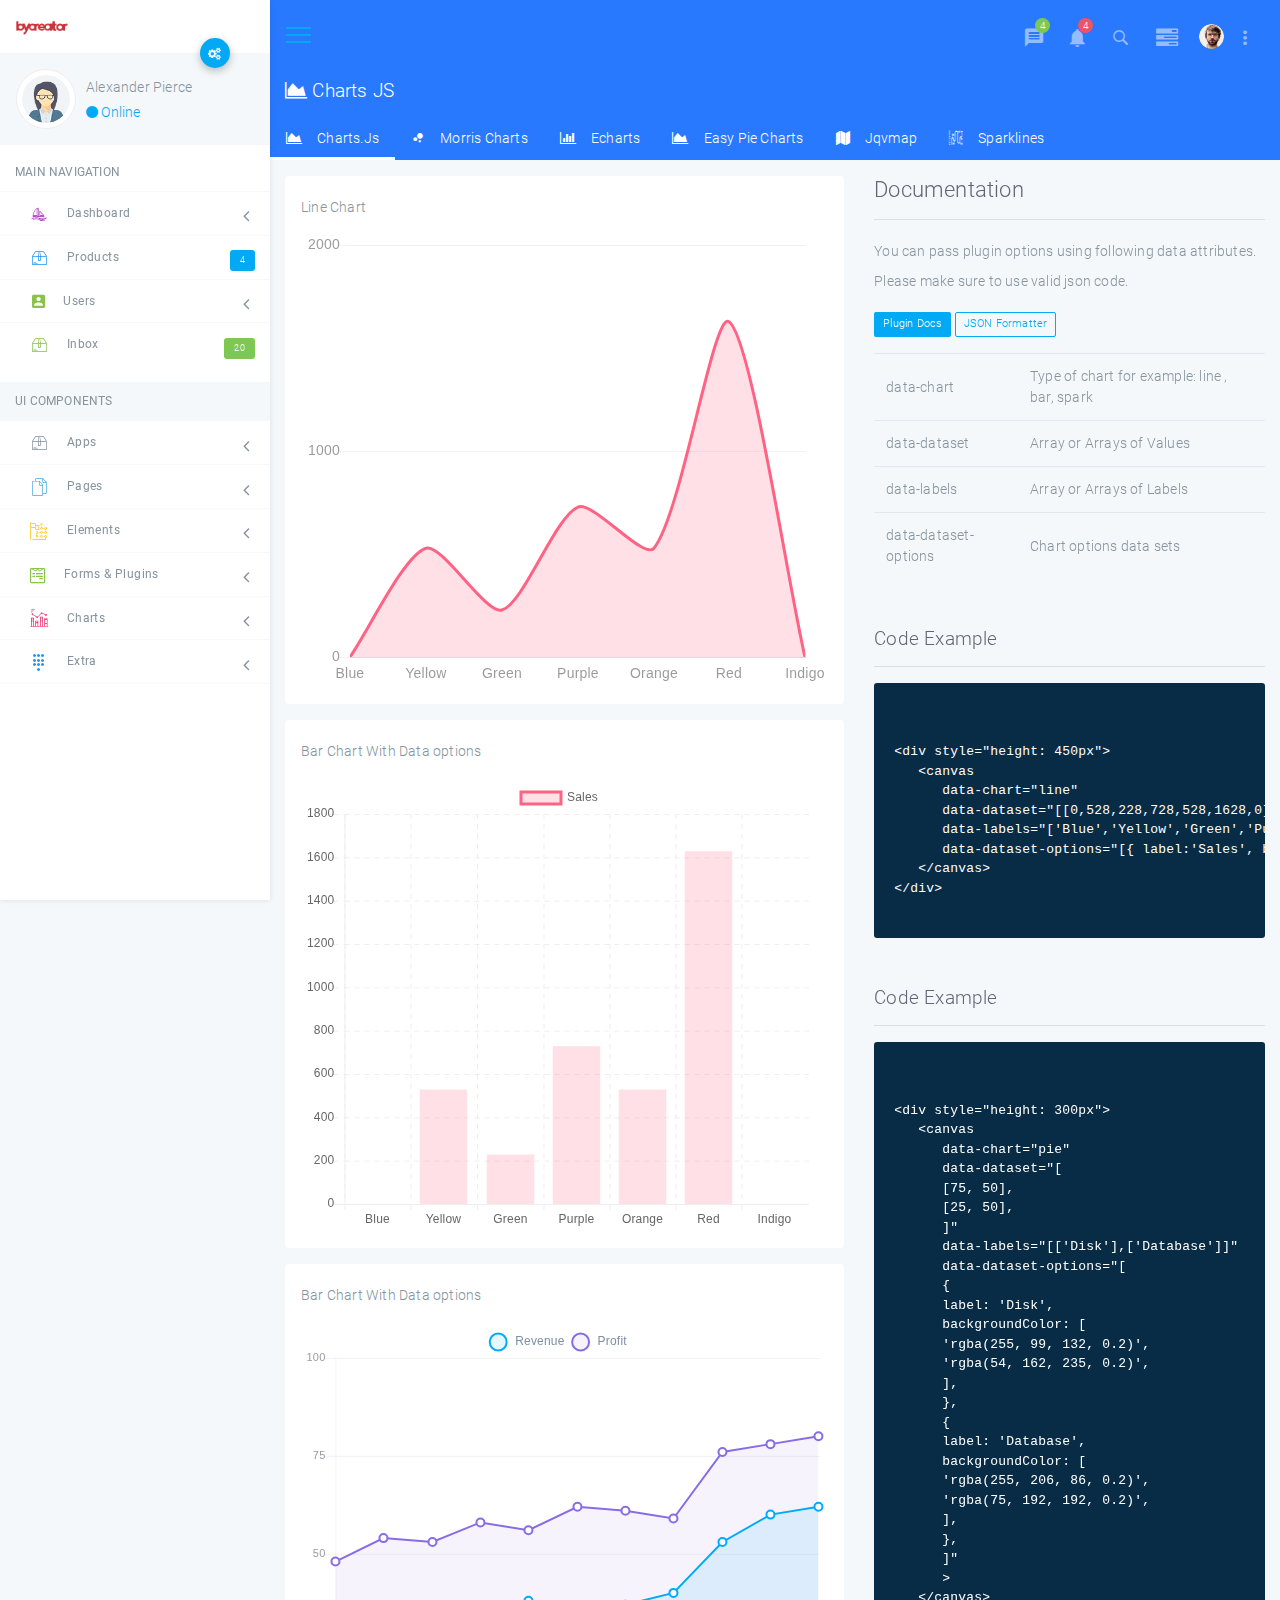
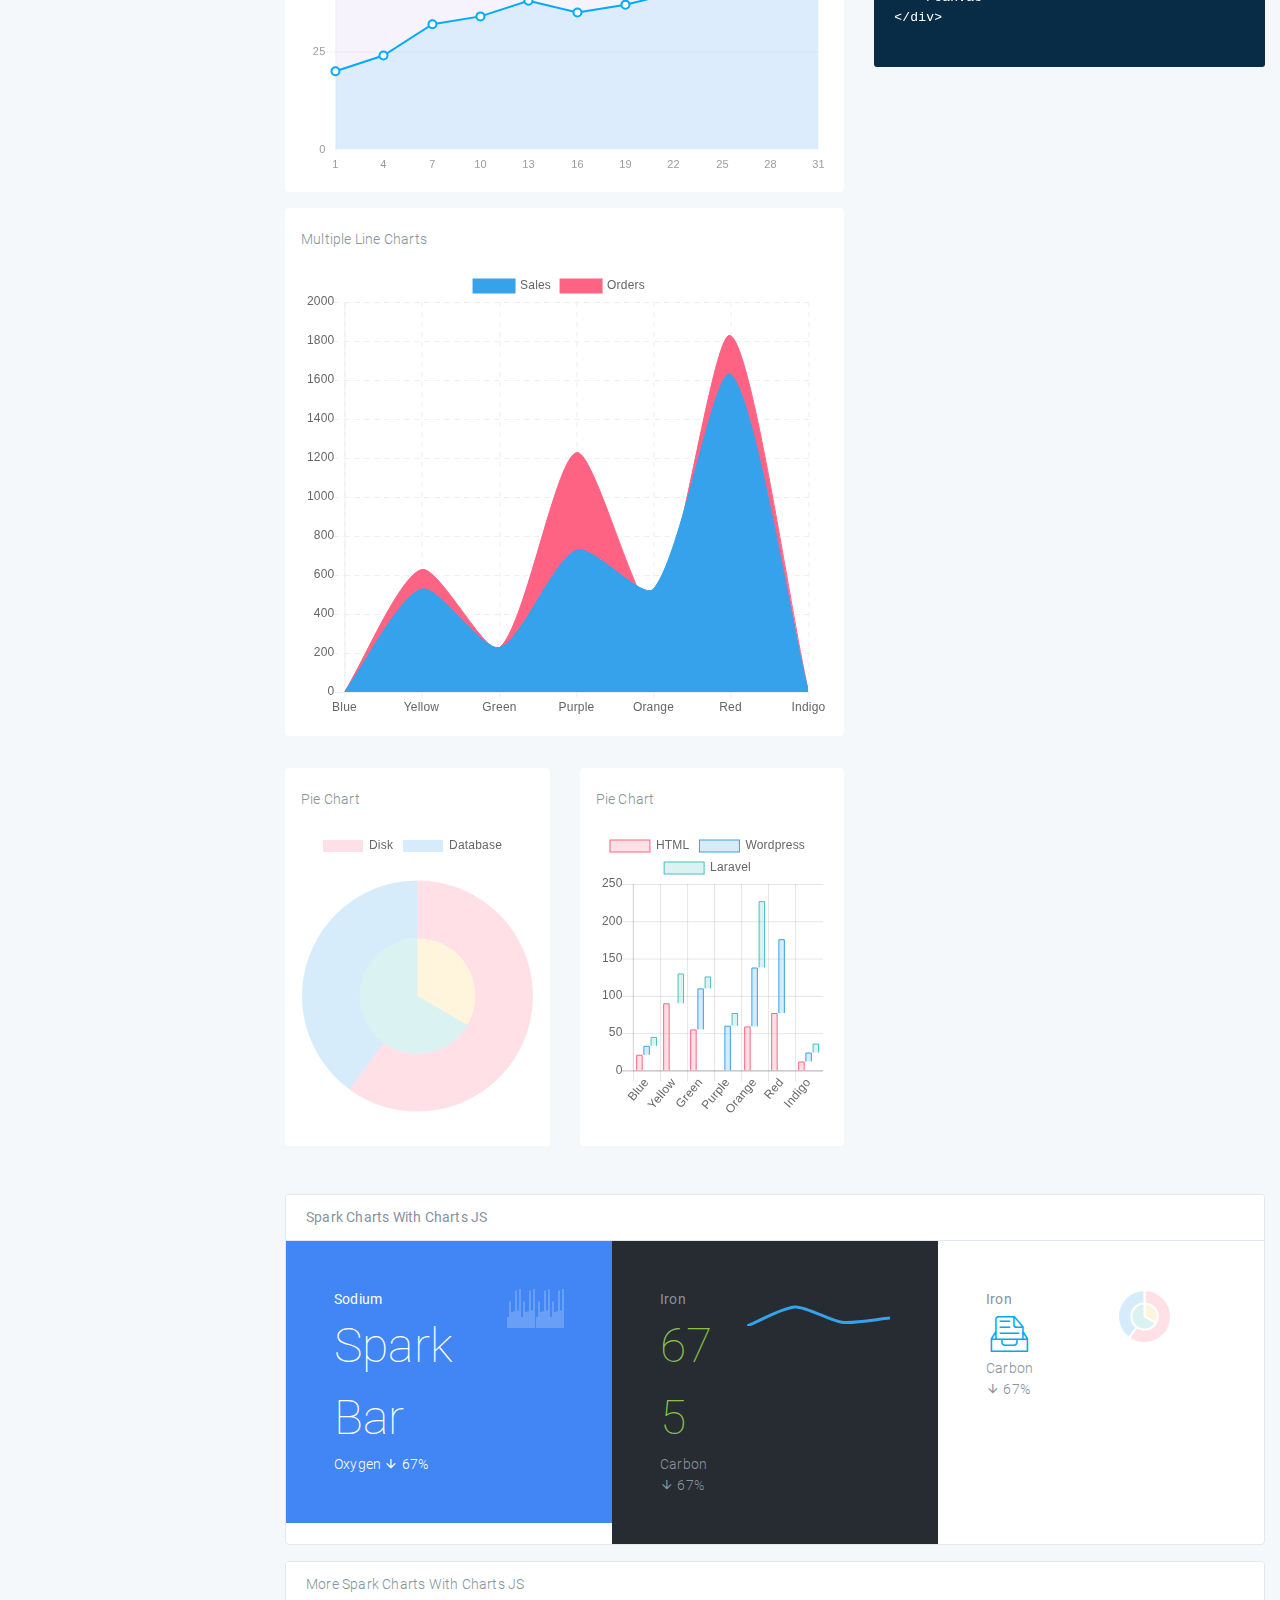
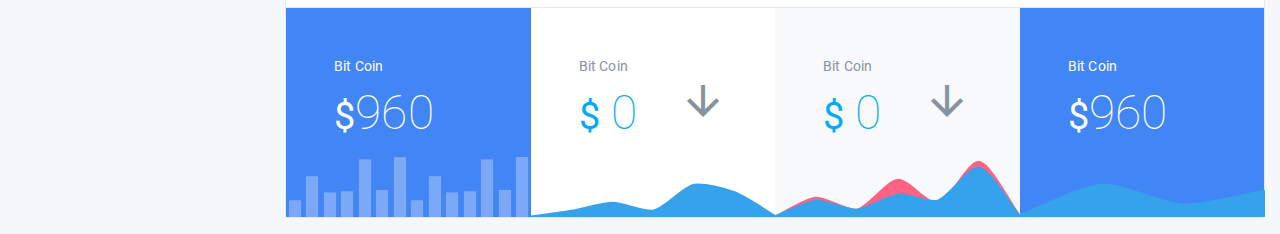
<file: panel-element-charts-js.html>
<!DOCTYPE html>
<html lang="zxx">
<head>
    <meta charset="utf-8">
    <meta name="viewport" content="width=device-width, initial-scale=1, shrink-to-fit=no">
    <meta name="description" content="">
    <meta name="author" content="">
    <link rel="icon" href="assets/img/basic/favicon.ico" type="image/x-icon">
    <title>Paper</title>
    <!-- CSS -->
    <link rel="stylesheet" href="assets/css/app.css">
    <style>
        .loader {
            position: fixed;
            left: 0;
            top: 0;
            width: 100%;
            height: 100%;
            background-color: #F5F8FA;
            z-index: 9998;
            text-align: center;
        }

        .plane-container {
            position: absolute;
            top: 50%;
            left: 50%;
        }
    </style>
</head>
<body class="light">
<!-- Pre loader -->
<div id="loader" class="loader">
    <div class="plane-container">
        <div class="preloader-wrapper small active">
            <div class="spinner-layer spinner-blue">
                <div class="circle-clipper left">
                    <div class="circle"></div>
                </div><div class="gap-patch">
                <div class="circle"></div>
            </div><div class="circle-clipper right">
                <div class="circle"></div>
            </div>
            </div>

            <div class="spinner-layer spinner-red">
                <div class="circle-clipper left">
                    <div class="circle"></div>
                </div><div class="gap-patch">
                <div class="circle"></div>
            </div><div class="circle-clipper right">
                <div class="circle"></div>
            </div>
            </div>

            <div class="spinner-layer spinner-yellow">
                <div class="circle-clipper left">
                    <div class="circle"></div>
                </div><div class="gap-patch">
                <div class="circle"></div>
            </div><div class="circle-clipper right">
                <div class="circle"></div>
            </div>
            </div>

            <div class="spinner-layer spinner-green">
                <div class="circle-clipper left">
                    <div class="circle"></div>
                </div><div class="gap-patch">
                <div class="circle"></div>
            </div><div class="circle-clipper right">
                <div class="circle"></div>
            </div>
            </div>
        </div>
    </div>
</div>
<div id="app">
<aside class="main-sidebar fixed offcanvas shadow">
    <section class="sidebar">
        <div class="w-80px mt-3 mb-3 ml-3">
            <img src="assets/img/basic/logo.png" alt="">
        </div>
        <div class="relative">
            <a data-toggle="collapse" href="#userSettingsCollapse" role="button" aria-expanded="false"
               aria-controls="userSettingsCollapse" class="btn-fab btn-fab-sm fab-right fab-top btn-primary shadow1 ">
                <i class="icon icon-cogs"></i>
            </a>
            <div class="user-panel p-3 light mb-2">
                <div>
                    <div class="float-left image">
                        <img class="user_avatar" src="assets/img/dummy/u2.png" alt="User Image">
                    </div>
                    <div class="float-left info">
                        <h6 class="font-weight-light mt-2 mb-1">Alexander Pierce</h6>
                        <a href="#"><i class="icon-circle text-primary blink"></i> Online</a>
                    </div>
                </div>
                <div class="clearfix"></div>
                <div class="collapse multi-collapse" id="userSettingsCollapse">
                    <div class="list-group mt-3 shadow">
                        <a href="index.html" class="list-group-item list-group-item-action ">
                            <i class="mr-2 icon-umbrella text-blue"></i>Profile
                        </a>
                        <a href="#" class="list-group-item list-group-item-action"><i
                                class="mr-2 icon-cogs text-yellow"></i>Settings</a>
                        <a href="#" class="list-group-item list-group-item-action"><i
                                class="mr-2 icon-security text-purple"></i>Change Password</a>
                    </div>
                </div>
            </div>
        </div>
        <ul class="sidebar-menu">
            <li class="header"><strong>MAIN NAVIGATION</strong></li>
            <li class="treeview"><a href="#">
                <i class="icon icon-sailing-boat-water purple-text s-18"></i> <span>Dashboard</span> <i
                    class="icon icon-angle-left s-18 pull-right"></i>
            </a>
                <ul class="treeview-menu">
                    <li><a href="index.html"><i class="icon icon-folder5"></i>Panel Dashboard 1</a>
                    </li>
                    <li><a href="panel-page-dashboard2.html"><i class="icon icon-folder5"></i>Panel Dashboard 2</a>
                    </li>
                    <li><a href="panel-page-dashboard3.html"><i class="icon icon-folder5"></i>Panel Dashboard 3</a>
                    </li>
                    <li><a href="panel-page-dashboard4.html"><i class="icon icon-folder5"></i>Panel Dashboard 4</a>
                    </li>
                    <li><a href="panel-page-dashboard5.html"><i class="icon icon-folder5"></i>Panel Dashboard 5</a>
                    </li>
                </ul>
            </li>
            <li class="treeview"><a href="#">
                <i class="icon icon icon-package blue-text s-18"></i>
                <span>Products</span>
                <span class="badge r-3 badge-primary pull-right">4</span>
            </a>
                <ul class="treeview-menu">
                    <li><a href="panel-page-products.html"><i class="icon icon-circle-o"></i>All Products</a>
                    </li>
                    <li><a href="panel-page-products-create.html"><i class="icon icon-add"></i>Add
                        New </a>
                    </li>
                </ul>
            </li>
            <li class="treeview"><a href="#"><i class="icon icon-account_box light-green-text s-18"></i>Users<i
                    class="icon icon-angle-left s-18 pull-right"></i></a>
                <ul class="treeview-menu">
                    <li><a href="panel-page-users.html"><i class="icon icon-circle-o"></i>All Users</a>
                    </li>
                    <li><a href="panel-page-users-create.html"><i class="icon icon-add"></i>Add User</a>
                    </li>
                    <li><a href="panel-page-profile.html"><i class="icon icon-user"></i>User Profile </a>
                    </li>
                </ul>
            </li>
            <li class="treeview no-b"><a href="#">
                <i class="icon icon-package light-green-text s-18"></i>
                <span>Inbox</span>
                <span class="badge r-3 badge-success pull-right">20</span>
            </a>
                <ul class="treeview-menu">
                    <li><a href="panel-page-inbox.html"><i class="icon icon-circle-o"></i>All Messages</a>
                    </li>
                    <li><a href="panel-page-inbox-create.html"><i class="icon icon-add"></i>Compose</a>
                    </li>
                </ul>
            </li>
            <li class="header light mt-3"><strong>UI COMPONENTS</strong></li>
            <li class="treeview ">
                <a href="#">
                    <i class="icon icon-package text-lime s-18"></i> <span>Apps</span>
                    <i class="icon icon-angle-left s-18 pull-right"></i>
                </a>
                <ul class="treeview-menu">
                    <li><a href="panel-page-chat.html"><i class="icon icon-circle-o"></i>Chat</a>
                    </li>
                    <li><a href="panel-page-calendar.html"><i class="icon icon-date_range"></i>Calender</a>
                    </li>
                    <li><a href="panel-page-calendar2.html"><i class="icon icon-date_range"></i>Calender 2</a>
                    </li>
                    <li><a href="panel-page-contacts.html"><i class="icon icon-circle-o"></i>Contacts</a>
                    </li>
                </ul>
            </li>
            <li class="treeview">
                <a href="#">
                    <i class="icon icon-documents3 text-blue s-18"></i> <span>Pages</span>
                    <i class="icon icon-angle-left s-18 pull-right"></i>
                </a>
                <ul class="treeview-menu">
                    <li><a href="#"><i class="icon icon-documents3"></i>Blank Pages<i
                            class="icon icon-angle-left s-18 pull-right"></i></a>
                        <ul class="treeview-menu">
                            <li><a href="panel-page-blank.html"><i class="icon icon-document"></i>Simple Blank</a>
                            </li>
                            <li><a href="panel-page-blank-tabs.html"><i class="icon icon-document"></i>Tabs Blank <i
                                    class="icon icon-angle-left s-18 pull-right"></i></a>
                            </li>
                        </ul>
                    </li>
                    <li><a href="#"><i class="icon icon-fingerprint text-green"></i>Auth Pages<i
                            class="icon icon-angle-left s-18 pull-right"></i></a>
                        <ul class="treeview-menu">
                            <li><a href="login.html"><i class="icon icon-document"></i>Login Page 1</a>
                            </li>
                            <li><a href="login-2.html"><i class="icon icon-document"></i>Login Page 2</a>
                            </li>
                            <li><a href="login-3.html"><i class="icon icon-document"></i>Login Page 3</a>
                            </li>
                            <li><a href="login-4.html"><i class="icon icon-document"></i>Login Page 4</a>
                            </li>
                        </ul>
                    </li>
                    <li><a href="#"><i class="icon icon-bug text-red"></i>Error Pages<i
                            class="icon icon-angle-left s-18 pull-right"></i></a>
                        <ul class="treeview-menu">
                            <li><a href="panel-page-404.html"><i class="icon icon-document"></i>404 Page</a>
                            </li>
                            <li><a href="panel-page-500.html"><i class="icon icon-document"></i>500 Page<i
                                    class="icon icon-angle-left s-18 pull-right"></i></a>
                            </li>
                            <li><a href="panel-page-error.html"><i class="icon icon-document"></i>420 Page<i
                                    class="icon icon-angle-left s-18 pull-right"></i></a>
                            </li>
                        </ul>
                    </li>
                    <li><a href="#"><i class="icon icon-documents3"></i>Other Pages<i
                            class="icon icon-angle-left s-18 pull-right"></i></a>
                        <ul class="treeview-menu">
                            <li><a href="panel-page-invoice.html"><i class="icon icon-document"></i>Invoice Page</a>
                            </li>
                            <li><a href="panel-page-no-posts.html"><i class="icon icon-document"></i>No Post Page</a>
                            </li>
                        </ul>
                    </li>
                </ul>
            </li>
            <li class="treeview">
                <a href="#">
                    <i class="icon icon-goals-1 amber-text s-18"></i> <span>Elements</span>
                    <i class="icon icon-angle-left s-18 pull-right"></i>
                </a>
                <ul class="treeview-menu">
                    <li><a href="panel-element-widgets.html">
                        <i class="icon icon-widgets amber-text s-14"></i> <span>Widgets</span>
                    </a>
                    </li>
                    <li><a href="panel-element-counters.html">
                        <i class="icon icon-filter_9_plus amber-text s-14"></i> <span>Counters</span>
                    </a>
                    <li><a href="panel-element-buttons.html">
                        <i class="icon icon-touch_app amber-text s-14"></i> <span>Buttons</span>
                    </a>
                    </li>
                    <li>
                        <a href="panel-element-typography.html">
                            <i class="icon icon-text-width amber-text s-14"></i> <span>Typography</span>
                        </a>
                    </li>
                    <li><a href="panel-element-tabels.html">
                        <i class="icon icon-table amber-text s-14"></i> <span>Tables</span>
                    </a>
                    </li>
                    <li><a href="panel-element-alerts.html">
                        <i class="icon icon-exclamation-circle amber-text s-14"></i> <span>Alerts</span>
                    </a>
                    </li>
                    <li><a href="panel-element-slider.html"><i class="icon icon-view_carousel amber-text s-14"></i>
                        <span>Slider</span></a></li>
                    <li><a href="panel-element-tabs.html"><i class="icon icon-folders2 amber-text s-14"></i>
                        <span>Tabs</span></a></li>
                    <li><a href="panel-element-progress-bars.html"><i class="icon icon-folders2 amber-text s-14"></i>
                        <span>Progress Bars</span></a></li>
                    <li><a href="panel-element-badges.html"><i class="icon icon-flag7 amber-text s-14"></i>
                        <span>Badges</span></a></li>
                    <li><a href="panel-element-preloaders.html"><i class="icon icon-data_usage amber-text s-14"></i>
                        <span>Preloaders</span></a></li>
                </ul>
            </li>
            <li class="treeview ">
                <a href="#">
                    <i class="icon icon-wpforms light-green-text s-18 "></i> <span>Forms & Plugins</span>
                    <i class="icon icon-angle-left s-18 pull-right"></i>
                </a>
                <ul class="treeview-menu">
                    <li><a href="panel-element-forms.html"><i class="icon icon-wpforms light-green-text"></i>Bootstrap
                        Inputs</a>
                    </li>
                    <li><a href="panel-element-editor.html"><i class="icon icon-pen2 light-green-text"></i>Editor</a>
                    </li>
                    <li><a href="panel-element-toast.html"><i
                            class="icon icon-notifications_active light-green-text"></i>Toasts</a>
                    </li>
                    <li><a href="panel-element-stepper.html"><i class="icon icon-burst_mode light-green-text"></i>Stepper</a>
                    </li>
                    <li><a href="panel-element-date-time-picker.html"><i
                            class="icon icon-date_range light-green-text"></i>Date Time Picker</a>
                    </li>
                    <li><a href="panel-element-color-picker.html"><i class="icon icon-adjust light-green-text"></i>Color
                        Picker</a>
                    </li>
                    <li><a href="panel-element-range-slider.html"><i class="icon icon-space_bar light-green-text"></i>Range
                        Slider</a>
                    </li>
                    <li><a href="panel-element-select2.html"><i
                            class="icon  icon-one-finger-click light-green-text"></i>Select 2</a>
                    </li>
                    <li><a href="panel-element-tags.html"><i class="icon  icon-tags3 light-green-text"></i>Tags</a>
                    </li>
                    <li><a href="panel-element-data-tables.html"><i class="icon icon-table light-green-text"></i>Data
                        Tables</a>
                    </li>
                </ul>
            </li>
            <li class="treeview"><a href="#">
                <i class="icon icon-bar-chart2 pink-text s-18"></i>
                <span>Charts</span>
                <i class="icon icon-angle-left s-18 pull-right"></i>
            </a>
                <ul class="treeview-menu">
                    <li>
                        <a href="panel-element-charts-js.html"><i class="icon icon-area-chart pink-text s-14"></i><span>Charts.Js</span></a>
                    </li>
                    <li>
                        <a href="panel-element-morris.html"><i class="icon icon-bubble_chart pink-text s-14"></i>Morris
                            Charts</a>
                    </li>
                    <li>
                        <a href="panel-element-echarts.html">
                            <i class="icon icon-bar-chart-o pink-text s-14"></i>Echarts</a>
                    </li>
                    <li>
                        <a href="panel-element-easy-pie-charts.html">
                            <i class="icon icon-area-chart pink-text s-14"></i>Easy Pie Charts</a>
                    </li>
                    <li>
                        <a href="panel-element-jqvmap.html">
                            <i class="icon icon-map pink-text s-14"></i>Jqvmap</a>
                    </li>
                    <li>
                        <a href="panel-element-sparklines.html">
                            <i class="icon icon-line-chart2 pink-text s-14"></i>Sparklines</a>
                    </li>
                    <li>
                        <a href="panel-element-float.html">
                            <i class="icon icon-pie-chart pink-text s-14"></i>Float Charts</a>
                    </li>
                </ul>
            </li>
            <li class="treeview"><a href="#">
                <i class="icon icon-dialpad blue-text  s-18"></i>
                <span>Extra</span>
                <i class="icon icon-angle-left s-18 pull-right"></i>
            </a>
                <ul class="treeview-menu">
                    <li>
                        <a href="panel-element-letters.html">
                            <i class="icon icon-brightness_auto light-blue-text s-14"></i>
                            <span>Avatar Placeholders</span>
                        </a>
                    </li>
                    <li>
                        <a href="panel-element-icons.html">
                            <i class="icon icon-camera2 light-blue-text s-14"></i> <span>Icons</span>
                        </a>
                    </li>
                    <li><a href="panel-element-colors.html">
                        <i class="icon icon-palette light-blue-text s-14"></i> <span>Colors</span>
                    </a>
                    </li>
                </ul>
            </li>
        </ul>
    </section>
</aside>
<!--Sidebar End-->
<div class="has-sidebar-left">
    <div class="pos-f-t">
    <div class="collapse" id="navbarToggleExternalContent">
        <div class="bg-dark pt-2 pb-2 pl-4 pr-2">
            <div class="search-bar">
                <input class="transparent s-24 text-white b-0 font-weight-lighter w-128 height-50" type="text"
                       placeholder="start typing...">
            </div>
            <a href="#" data-toggle="collapse" data-target="#navbarToggleExternalContent" aria-expanded="false"
               aria-label="Toggle navigation" class="paper-nav-toggle paper-nav-white active "><i></i></a>
        </div>
    </div>
</div>
    <div class="sticky">
        <div class="navbar navbar-expand navbar-dark d-flex justify-content-between bd-navbar blue accent-3">
            <div class="relative">
                <a href="#" data-toggle="offcanvas" class="paper-nav-toggle pp-nav-toggle">
                    <i></i>
                </a>
            </div>
            <!--Top Menu Start -->
<div class="navbar-custom-menu p-t-10">
    <ul class="nav navbar-nav">
        <!-- Messages-->
        <li class="dropdown custom-dropdown messages-menu">
            <a href="#" class="nav-link" data-toggle="dropdown">
                <i class="icon-message "></i>
                <span class="badge badge-success badge-mini rounded-circle">4</span>
            </a>
            <ul class="dropdown-menu">
                <li>
                    <!-- inner menu: contains the actual data -->
                    <ul class="menu pl-2 pr-2">
                        <!-- start message -->
                        <li>
                            <a href="#">
                                <div class="avatar float-left">
                                    <img src="assets/img/dummy/u4.png" alt="">
                                    <span class="avatar-badge busy"></span>
                                </div>
                                <h4>
                                    Support Team
                                    <small><i class="icon icon-clock-o"></i> 5 mins</small>
                                </h4>
                                <p>Why not buy a new awesome theme?</p>
                            </a>
                        </li>
                        <!-- end message -->
                        <!-- start message -->
                        <li>
                            <a href="#">
                                <div class="avatar float-left">
                                    <img src="assets/img/dummy/u1.png" alt="">
                                    <span class="avatar-badge online"></span>
                                </div>
                                <h4>
                                    Support Team
                                    <small><i class="icon icon-clock-o"></i> 5 mins</small>
                                </h4>
                                <p>Why not buy a new awesome theme?</p>
                            </a>
                        </li>
                        <!-- end message -->
                        <!-- start message -->
                        <li>
                            <a href="#">
                                <div class="avatar float-left">
                                    <img src="assets/img/dummy/u2.png" alt="">
                                    <span class="avatar-badge idle"></span>
                                </div>
                                <h4>
                                    Support Team
                                    <small><i class="icon icon-clock-o"></i> 5 mins</small>
                                </h4>
                                <p>Why not buy a new awesome theme?</p>
                            </a>
                        </li>
                        <!-- end message -->
                        <!-- start message -->
                        <li>
                            <a href="#">
                                <div class="avatar float-left">
                                    <img src="assets/img/dummy/u3.png" alt="">
                                    <span class="avatar-badge busy"></span>
                                </div>
                                <h4>
                                    Support Team
                                    <small><i class="icon icon-clock-o"></i> 5 mins</small>
                                </h4>
                                <p>Why not buy a new awesome theme?</p>
                            </a>
                        </li>
                        <!-- end message -->
                    </ul>
                </li>
                <li class="footer s-12 p-2 text-center"><a href="#">See All Messages</a></li>
            </ul>
        </li>
        <!-- Notifications -->
        <li class="dropdown custom-dropdown notifications-menu">
            <a href="#" class=" nav-link" data-toggle="dropdown" aria-expanded="false">
                <i class="icon-notifications "></i>
                <span class="badge badge-danger badge-mini rounded-circle">4</span>
            </a>
            <ul class="dropdown-menu">
                <li class="header">You have 10 notifications</li>
                <li>
                    <!-- inner menu: contains the actual data -->
                    <ul class="menu">
                        <li>
                            <a href="#">
                                <i class="icon icon-data_usage text-success"></i> 5 new members joined today
                            </a>
                        </li>
                        <li>
                            <a href="#">
                                <i class="icon icon-data_usage text-danger"></i> 5 new members joined today
                            </a>
                        </li>
                        <li>
                            <a href="#">
                                <i class="icon icon-data_usage text-yellow"></i> 5 new members joined today
                            </a>
                        </li>
                    </ul>
                </li>
                <li class="footer p-2 text-center"><a href="#">View all</a></li>
            </ul>
        </li>
        <li>
            <a class="nav-link " data-toggle="collapse" data-target="#navbarToggleExternalContent"
               aria-controls="navbarToggleExternalContent"
               aria-expanded="false" aria-label="Toggle navigation">
                <i class=" icon-search3 "></i>
            </a>
        </li>
        <!-- Right Sidebar Toggle Button -->
        <li>
            <a class="nav-link ml-2" data-toggle="control-sidebar">
                <i class="icon-tasks "></i>
            </a>
        </li>
        <!-- User Account-->
        <li class="dropdown custom-dropdown user user-menu">
            <a href="#" class="nav-link" data-toggle="dropdown">
                <img src="assets/img/dummy/u8.png" class="user-image" alt="User Image">
                <i class="icon-more_vert "></i>
            </a>
            <div class="dropdown-menu p-4">
                <div class="row box justify-content-between my-4">
                    <div class="col">
                        <a href="#">
                            <i class="icon-apps purple lighten-2 avatar  r-5"></i>
                            <div class="pt-1">Apps</div>
                        </a>
                    </div>
                    <div class="col"><a href="#">
                        <i class="icon-beach_access pink lighten-1 avatar  r-5"></i>
                        <div class="pt-1">Profile</div>
                    </a></div>
                    <div class="col">
                        <a href="#">
                            <i class="icon-perm_data_setting indigo lighten-2 avatar  r-5"></i>
                            <div class="pt-1">Settings</div>
                        </a>
                    </div>
                </div>
                <div class="row box justify-content-between my-4">
                    <div class="col">
                        <a href="#">
                            <i class="icon-star light-green lighten-1 avatar  r-5"></i>
                            <div class="pt-1">Favourites</div>
                        </a>
                    </div>
                    <div class="col">
                        <a href="#">
                            <i class="icon-save2 orange accent-1 avatar  r-5"></i>
                            <div class="pt-1">Saved</div>
                        </a>
                    </div>
                    <div class="col">
                        <a href="#">
                            <i class="icon-perm_data_setting grey darken-3 avatar  r-5"></i>
                            <div class="pt-1">Settings</div>
                        </a>
                    </div>
                </div>
                <hr>
                <div class="row box justify-content-between my-4">
                    <div class="col">
                        <a href="#">
                            <i class="icon-apps purple lighten-2 avatar  r-5"></i>
                            <div class="pt-1">Apps</div>
                        </a>
                    </div>
                    <div class="col"><a href="#">
                        <i class="icon-beach_access pink lighten-1 avatar  r-5"></i>
                        <div class="pt-1">Profile</div>
                    </a></div>
                    <div class="col">
                        <a href="#">
                            <i class="icon-perm_data_setting indigo lighten-2 avatar  r-5"></i>
                            <div class="pt-1">Settings</div>
                        </a>
                    </div>
                </div>
            </div>
        </li>
    </ul>
</div>
        </div>
    </div>
</div>
<div class="has-sidebar-left">
    <header class="blue accent-3 relative nav-sticky">
        <div class="container-fluid text-white">
            <div class="row p-t-b-10 ">
                <div class="col">
                    <h4>
                        <i class="icon-area-chart"></i>
                        Charts JS
                    </h4>
                </div>
            </div>
            <div class="row">
                <ul class="nav responsive-tab nav-material nav-material-white">
                    <li>
                        <a class="nav-link active" href="panel-element-charts-js.html">
                            <i class="icon icon-area-chart"></i>Charts.Js</a>
                    </li>
                    <li>
                        <a class="nav-link " href="panel-element-morris.html">
                            <i class="icon icon-bubble_chart"></i>Morris Charts</a>
                    </li>
                    <li>
                        <a class="nav-link" href="panel-element-echarts.html">
                            <i class="icon icon-bar-chart-o"></i>Echarts</a>
                    </li>
                    <li>
                        <a class="nav-link" href="panel-element-easy-pie-charts.html">
                            <i class="icon icon-area-chart"></i>Easy Pie Charts</a>
                    </li>
                    <li>
                        <a class="nav-link" href="panel-element-jqvmap.html">
                            <i class="icon icon-map"></i>Jqvmap</a>
                    </li>
                    <li>
                        <a class="nav-link" href="panel-element-sparklines.html">
                            <i class="icon icon-line-chart2"></i>Sparklines</a>
                    </li>
                </ul>
            </div>
        </div>
    </header>
    <div class="container-fluid my-3">
        <div class="row pb-3">
            <div class="col-md-7">
                <div class="card no-b p-3">
                    <p>Line Chart</p>
                    <div style="height: 450px">
                        <canvas
                                data-chart="line"
                                data-dataset="[[0,528,228,728,528,1628,0]]"
                                data-labels="['Blue','Yellow','Green','Purple','Orange','Red','Indigo']"
                                data-dataset-options="[{ label:'Sales', borderColor:  'rgba(255,99,132,1)', backgroundColor: 'rgba(255, 99, 132, 0.2)'}]">
                        </canvas>
                    </div>
                </div>
                <div class="card no-b p-3 my-3">
                    <p>Bar Chart With Data options</p>
                    <div style="height: 450px">
                        <canvas
                                data-chart="bar"
                                data-dataset="[[0,528,228,728,528,1628,0]]"
                                data-labels="['Blue','Yellow','Green','Purple','Orange','Red','Indigo']"
                                data-dataset-options="[
                                            { label:'Sales', borderColor:  'rgba(255,99,132,1)', backgroundColor: 'rgba(255, 99, 132, 0.2)'}]"
                                data-options="{
                                                maintainAspectRatio: false,
                                                legend: {
                                                    display: true
                                                },
                                                scales: {
                                                    xAxes: [{
                                                        display: true,
                                                        gridLines: {
                                                            zeroLineColor: '#eee',
                                                            color: '#eee',

                                                            borderDash: [5, 5],
                                                        }
                                                    }],
                                                    yAxes: [{
                                                        display: true,
                                                        gridLines: {
                                                            zeroLineColor: '#eee',
                                                            color: '#eee',
                                                            borderDash: [5, 5],
                                                        }
                                                    }]

                                                },
                                                elements: {
                                                    line: {

                                                        tension: 0.4,
                                                        borderWidth: 1
                                                    },
                                                    point: {
                                                        radius: 2,
                                                        hitRadius: 10,
                                                        hoverRadius: 6,
                                                        borderWidth: 4
                                                    }
                                                }
                                            }">
                        </canvas>
                    </div>
                </div>
                <div class="card no-b p-3 my-3">
                    <p>Bar Chart With Data options</p>
                    <div style="height: 450px">
                        <canvas
                                data-chart="line"
                                data-dataset="[[20, 24, 32, 34, 38, 35, 37, 40, 53, 60, 62],[48, 54, 53, 58, 56, 62, 61, 59, 76, 78, 80]]"
                                data-labels="['1', '4', '7', '10', '13', '16', '19', '22', '25', '28', '31']"
                                data-dataset-options="datasets: [{
                    label: 'Revenue',
                    fill: !0,
                    lineTension: 0,
                    backgroundColor: 'rgba(0,172,255, 0.1)',
                    borderWidth: 2,
                    borderColor: '#00AAFF',
                    borderCapStyle: 'butt',
                    borderDash: [],
                    borderDashOffset: 0,
                    borderJoinStyle: 'miter',
                    pointRadius: 4,
                    pointBorderColor: '#00AAFF',
                    pointBackgroundColor: '#fff',
                    pointBorderWidth: 2,
                    pointHoverRadius: 6,
                    pointHoverBackgroundColor: '#fff',
                    pointHoverBorderColor: '#00AAFF',
                    pointHoverBorderWidth: 2,
                    data: [20, 24, 32, 34, 38, 35, 37, 40, 53, 60, 62],
                    spanGaps: !1
                }, {
                    label: 'Profit',
                    fill: !0,
                    lineTension: 0,
                    backgroundColor: 'rgba(163,136,227, 0.1)',
                    borderWidth: 2,
                    borderColor: '#886CE6',
                    pointRadius: 4,
                    pointBorderColor: '#886CE6',
                    pointBackgroundColor: '#fff',
                    pointBorderWidth: 2,
                    pointHoverRadius: 6,
                    pointHoverBackgroundColor: '#fff',
                    pointHoverBorderColor: '#886CE6',
                    pointHoverBorderWidth: 2,
                    data: [48, 54, 53, 58, 56, 62, 61, 59, 76, 78, 80],
                    spanGaps: !1
                }]"
                                data-options="{
                legend: {
                    display: !0,
                    labels: {
                        fontColor: '#7F8FA4',
                        fontFamily: 'Source Sans Pro, sans-serif',
                        boxRadius: 4,
                        usePointStyle: !0
                    }
                },
                layout: {
                    padding: {
                        left: 0,
                        right: 0,
                        top: 0,
                        bottom: 0
                    }
                },
                scales: {
                    xAxes: [{
                        display: !0,
                        ticks: {
                            fontSize: '11',
                            fontColor: '#969da5'
                        },
                        gridLines: {
                            color: 'rgba(0,0,0,0.0)',
                            zeroLineColor: 'rgba(0,0,0,0.0)'
                        }
                    }],
                    yAxes: [{
                        display: !0,
                        gridLines: {
                            color: 'rgba(223,226,229,0.45)',
                            zeroLineColor: 'rgba(0,0,0,0.0)'
                        },
                        ticks: {
                            beginAtZero: !0,
                            max: 100,
                            stepSize: 25,
                            fontSize: '11',
                            fontColor: '#969da5'
                        }
                    }]
                }
            }">
                        </canvas>
                    </div>
                </div>
                <div class="card no-b p-3 my-3">
                    <p>Multiple Line Charts</p>
                    <div style="height: 450px">
                        <canvas
                                data-chart="line"
                                data-dataset="[
                                                [0,528,228,728,528,1628,0],
                                                [0,628,228,1228,428,1828,0],
                                                ]"
                                data-labels="['Blue','Yellow','Green','Purple','Orange','Red','Indigo']"
                                data-dataset-options="[
                                            { label:'Sales', borderColor:  'rgba(54, 162, 235, 1)', backgroundColor: 'rgba(54, 162, 235,1)'},
                                            { label:'Orders', borderColor:  'rgba(255,99,132,1)', backgroundColor: 'rgba(255, 99, 132, 1)' }]"
                                data-options="{
                                                maintainAspectRatio: false,
                                                legend: {
                                                    display: true
                                                },

                                                scales: {
                                                    xAxes: [{
                                                        display: true,
                                                        gridLines: {
                                                            zeroLineColor: '#eee',
                                                            color: '#eee',

                                                            borderDash: [5, 5],
                                                        }
                                                    }],
                                                    yAxes: [{
                                                        display: true,
                                                        gridLines: {
                                                            zeroLineColor: '#eee',
                                                            color: '#eee',
                                                            borderDash: [5, 5],
                                                        }
                                                    }]

                                                },
                                                elements: {
                                                    line: {

                                                        tension: 0.4,
                                                        borderWidth: 1
                                                    },
                                                    point: {
                                                        radius: 2,
                                                        hitRadius: 10,
                                                        hoverRadius: 6,
                                                        borderWidth: 4
                                                    }
                                                }
                                            }">
                        </canvas>
                    </div>
                </div>
                <div class="row">
                    <div class="col-md-6">
                        <div class="card no-b p-3 my-3">
                            <p>Pie Chart</p>
                            <div style="height: 300px">
                                <canvas
                                        data-chart="pie"
                                        data-dataset="[
                                                        [75, 50],
                                                        [25, 50],
                                                    ]"
                                        data-labels="[['Disk'],['Database']]"
                                        data-dataset-options="[
                                                    {
                                                        label: 'Disk',
                                                        backgroundColor: [
                                                            'rgba(255, 99, 132, 0.2)',
                                                            'rgba(54, 162, 235, 0.2)',
                                                        ],

                                                    },
                                                    {
                                                        label: 'Database',
                                                        backgroundColor: [
                                                        'rgba(255, 206, 86, 0.2)',
                                                        'rgba(75, 192, 192, 0.2)',
                                                        ],

                                                    },

                                                    ]"
                                >
                                </canvas>
                            </div>
                        </div>
                    </div>
                    <div class="col-md-6">
                        <div class="card no-b p-3 my-3">
                            <p>Pie Chart</p>
                            <div style="height: 300px">
                                <canvas
                                        data-chart="bar"
                                        data-dataset="[
                                        [21, 90, 55, 0, 59, 77, 12],
                                        [12, 0, 55, 60, 79, 99, 12],
                                        [12, 40, 16, 17, 89, 0, 12],
                                        ]"
                                        data-labels="['Blue','Yellow','Green','Purple','Orange','Red','Indigo']"
                                        data-dataset-options="[
                                    {
                                        label: 'HTML',
                                        borderColor:   'rgba(255, 99, 132, 1)',
                                        backgroundColor: 'rgba(255, 99, 132, 0.2)',
                                        borderWidth: 1
                                    },
                                    {
                                         label: 'Wordpress',
                                         borderColor:  'rgba(54, 162, 235, 1)',
                                         backgroundColor: 'rgba(54, 162, 235, 0.2)',
                                         borderWidth: 1
                                     },
                                    {
                                          label: 'Laravel',borderColor:
                                         'rgba(75, 192, 192, 1)',
                                          backgroundColor: 'rgba(75, 192, 192, 0.2)',
                                          borderWidth: 1
                                      }
                                    ]"
                                        data-options="{
                                      legend: {
                                            display: true,
                                      },
                                        scales: {
                                            yAxes: [{
                                                stacked: true
                                            }]
                                        }
                                }"
                                >
                                </canvas>
                            </div>
                        </div>
                    </div>
                </div>
            </div>
            <div class="col-md-5 sticky">
                <h3>Documentation</h3>
                <hr>
                <p>You can pass plugin options using following data attributes. Please make sure to use valid json
                    code.</p>
                <a href="http://www.chartjs.org/docs/" target="_blank"
                   class="btn btn-xs btn-primary">Plugin Docs</a>
                <a href="https://jsonformatter.org/" target="_blank" class="btn btn-outline-primary btn-xs">JSON
                    Formatter</a>
                <table class="table table-striped mt-3">
                    <tbody>
                    <tr>
                        <td>data-chart</td>
                        <td>
                            Type of chart for example: line , bar, spark
                        </td>
                    </tr>
                    <tr>
                        <td>data-dataset</td>
                        <td>
                            Array or Arrays of Values
                        </td>
                    </tr>
                    <tr>
                        <td>data-labels</td>
                        <td>
                            Array or Arrays of Labels
                        </td>
                    </tr>
                    <tr>
                        <td>data-dataset-options</td>
                        <td>
                            Chart options data sets
                        </td>
                    </tr>
                    </tbody>
                </table>
                <h4 class="mt-5">Code Example</h4>
                <hr>
                <pre><code>

&lt;div style="height: 450px"&gt;
&nbsp;&nbsp;&nbsp;&lt;canvas
&nbsp;&nbsp;&nbsp;&nbsp;&nbsp;&nbsp;data-chart="line"
&nbsp;&nbsp;&nbsp;&nbsp;&nbsp;&nbsp;data-dataset="[[0,528,228,728,528,1628,0]]"
&nbsp;&nbsp;&nbsp;&nbsp;&nbsp;&nbsp;data-labels="['Blue','Yellow','Green','Purple','Orange','Red','Indigo']"
&nbsp;&nbsp;&nbsp;&nbsp;&nbsp;&nbsp;data-dataset-options="[{ label:'Sales', borderColor:  'rgba(255,99,132,1)', backgroundColor: 'rgba(255, 99, 132, 0.2)'}]"&gt;
&nbsp;&nbsp;&nbsp;&lt;/canvas&gt;
&lt;/div&gt;

</code></pre>
                <h4 class="mt-5">Code Example</h4>
                <hr>
                <pre><code>

&lt;div style="height: 300px"&gt;
&nbsp;&nbsp;&nbsp;&lt;canvas
&nbsp;&nbsp;&nbsp;&nbsp;&nbsp;&nbsp;data-chart="pie"
&nbsp;&nbsp;&nbsp;&nbsp;&nbsp;&nbsp;data-dataset="[
&nbsp;&nbsp;&nbsp;&nbsp;&nbsp;&nbsp;[75, 50],
&nbsp;&nbsp;&nbsp;&nbsp;&nbsp;&nbsp;[25, 50],
&nbsp;&nbsp;&nbsp;&nbsp;&nbsp;&nbsp;]"
&nbsp;&nbsp;&nbsp;&nbsp;&nbsp;&nbsp;data-labels="[['Disk'],['Database']]"
&nbsp;&nbsp;&nbsp;&nbsp;&nbsp;&nbsp;data-dataset-options="[
&nbsp;&nbsp;&nbsp;&nbsp;&nbsp;&nbsp;{
&nbsp;&nbsp;&nbsp;&nbsp;&nbsp;&nbsp;label: 'Disk',
&nbsp;&nbsp;&nbsp;&nbsp;&nbsp;&nbsp;backgroundColor: [
&nbsp;&nbsp;&nbsp;&nbsp;&nbsp;&nbsp;'rgba(255, 99, 132, 0.2)',
&nbsp;&nbsp;&nbsp;&nbsp;&nbsp;&nbsp;'rgba(54, 162, 235, 0.2)',
&nbsp;&nbsp;&nbsp;&nbsp;&nbsp;&nbsp;],
&nbsp;&nbsp;&nbsp;&nbsp;&nbsp;&nbsp;},
&nbsp;&nbsp;&nbsp;&nbsp;&nbsp;&nbsp;{
&nbsp;&nbsp;&nbsp;&nbsp;&nbsp;&nbsp;label: 'Database',
&nbsp;&nbsp;&nbsp;&nbsp;&nbsp;&nbsp;backgroundColor: [
&nbsp;&nbsp;&nbsp;&nbsp;&nbsp;&nbsp;'rgba(255, 206, 86, 0.2)',
&nbsp;&nbsp;&nbsp;&nbsp;&nbsp;&nbsp;'rgba(75, 192, 192, 0.2)',
&nbsp;&nbsp;&nbsp;&nbsp;&nbsp;&nbsp;],
&nbsp;&nbsp;&nbsp;&nbsp;&nbsp;&nbsp;},
&nbsp;&nbsp;&nbsp;&nbsp;&nbsp;&nbsp;]"
&nbsp;&nbsp;&nbsp;&nbsp;&nbsp;&nbsp;&gt;
&nbsp;&nbsp;&nbsp;&lt;/canvas&gt;
&lt;/div&gt;

</code></pre>
            </div>
        </div>
        <!--Style Start 1-->
        <div class="row my-3">
            <div class="col-md-12">
                <div class="card">
                    <div class="card-header white">
                        <strong> Spark Charts With Charts JS </strong>
                    </div>
                    <div class="card-body p-0">
                        <div class="row no-gutters">
                            <div class="col-md-4">
                                <div class="p-5 bg-primary text-white">
                                    <div class="row">
                                        <div class="col-md-8">
                                            <h5 class="font-weight-normal s-14">Sodium</h5>
                                            <span class="s-48 font-weight-lighter text-primary">Spark Bar</span>
                                            <div> Oxygen
                                                <span class="text-primary">
                                                    <i class="icon icon-arrow_downward"></i> 67%</span>
                                            </div>
                                        </div>
                                        <div class="col-md-4">
                                            <canvas
                                                    width="100"
                                                    height="70"
                                                    data-chart="spark"
                                                    data-chart-type="bar"
                                                    data-dataset="[[28,68,41,43,96,45,100,28,68,41,43,96,45,100,28,68,41,43,96,45,100,28,68,41,43,96,45,100]]"
                                                    data-labels="['a','b','c','d','e','f','g','h','i','j','k','l','m','n','a','b','c','d','e','f','g','h','i','j','k','l','m','n']">
                                            </canvas>
                                        </div>
                                    </div>
                                </div>
                            </div>
                            <div class="col-md-4">
                                <div class="p-5 bg-dark">
                                    <div class="row">
                                        <div class="col-md-4">
                                            <h5 class="font-weight-normal s-14">Iron</h5>
                                            <span class="s-48 font-weight-lighter light-green-text">675</span>
                                            <div> Carbon
                                                <span class="text-light-green">
                                                    <i class="icon icon-arrow_downward"></i> 67%</span>
                                            </div>
                                        </div>
                                        <div class="col-md-8">
                                            <canvas width="378" height="100" data-chart="spark" data-chart-type="line"
                                                    data-dataset="[[0,1030,200,430]]" data-labels="['a','b','c','d']"
                                                    data-dataset-options="[
                                                            { fill: '1', borderColor:  'rgba(54, 162, 235, 1)', backgroundColor: 'rgba(54, 162, 235,1)'},
                                                            ]">
                                            </canvas>
                                        </div>
                                    </div>
                                </div>
                            </div>
                            <div class="col-md-4">
                                <div class="p-5">
                                    <div class="row">
                                        <div class="col-md-4">
                                            <h5 class="font-weight-normal s-14">Iron</h5>
                                            <span class="icon icon-inbox-document-text s-48 text-primary"></span>
                                            <div> Carbon
                                                <span class="text-light-green">
                                                    <i class="icon icon-arrow_downward"></i> 67%</span>
                                            </div>
                                        </div>
                                        <div class="col-md-8">
                                            <canvas width="450" height="175" data-chart="spark" data-chart-type="pie"
                                                    data-dataset="[ [75, 50], [25, 50], ]"
                                                    data-labels="['Blue','Yellow','Green','Purple','Orange','Red','Indigo']"
                                                    data-dataset-options="[ { label: 'Disk', backgroundColor: [ 'rgba(255, 99, 132, 0.2)', 'rgba(54, 162, 235, 0.2)', ], }, { label: 'Database', backgroundColor: [ 'rgba(255, 206, 86, 0.2)', 'rgba(75, 192, 192, 0.2)', ], }, ]">
                                            </canvas>
                                        </div>
                                    </div>
                                </div>
                            </div>
                        </div>
                    </div>
                </div>
            </div>
        </div>
        <!--Style End 1-->
        <div class="card">
            <div class="card-header white">More Spark Charts With Charts JS</div>
            <div class="card-body p-0">
                <div class="row no-gutters ">
                    <div class="col-md-3">
                        <div class="bg-primary text-white lighten-2">
                            <div class="pt-5 pb-2 pl-5 pr-5">
                                <h5 class="font-weight-normal s-14">Bit Coin</h5>
                                <span class="s-48 font-weight-lighter text-primary">
                                    <small>$</small>960</span>
                                <div class="float-right">
                                    <span class="icon icon-chart s-48"></span>
                                </div>
                            </div>
                            <canvas width="378" height="94" data-chart="spark" data-chart-type="bar"
                                    data-dataset="[[28,68,41,43,96,45,100,28,68,41,43,96,45,100]]"
                                    data-labels="['a','b','c','d','e','f','g','h','i','j','k','l','m','n']">
                            </canvas>
                        </div>
                    </div>
                    <div class="col-md-3">
                        <div class="lighten-2">
                            <div class="pt-5 pb-2 pl-5 pr-5">
                                <h5 class="font-weight-normal s-14">Bit Coin</h5>
                                <span class="s-48 font-weight-lighter text-primary">
                                    <small>$</small>
                                    <span class="sc-counter">960</span>
                                </span>
                                <div class="float-right">
                                    <span class="icon icon-arrow_downward s-48"></span>
                                </div>
                            </div>
                            <canvas width="378" height="94" data-chart="spark" data-chart-type="line"
                                    data-dataset="[[0,95,228,100,528,400,0]]"
                                    data-labels="['Blue','Yellow','Green','Purple','Orange','Red','Indigo']"
                                    data-dataset-options="[
                                            { borderColor:  'rgba(54, 162, 235, 1)', backgroundColor: 'rgba(54, 162, 235,1)'},
                                            ]">
                            </canvas>
                        </div>
                    </div>
                    <div class="col-md-3">
                        <div class="lighten-2 bg-light">
                            <div class="pt-5 pb-2 pl-5 pr-5">
                                <h5 class="font-weight-normal s-14">Bit Coin</h5>
                                <span class="s-48 font-weight-lighter text-primary">
                                    <small>$</small>
                                    <span class="sc-counter">960</span>
                                </span>
                                <div class="float-right">
                                    <span class="icon icon-arrow_downward s-48"></span>
                                </div>
                            </div>
                            <canvas width="378" height="94" data-chart="spark" data-chart-type="line" data-dataset="[
                                            [0,528,228,728,528,1628,0],
                                            [0,628,228,1228,428,1828,0],
                                            ]" data-labels="['Blue','Yellow','Green','Purple','Orange','Red','Indigo']"
                                    data-dataset-options="[
                                            { borderColor:  'rgba(54, 162, 235, 1)', backgroundColor: 'rgba(54, 162, 235,1)'},
                                            { borderColor:  'rgba(255,99,132,1)', backgroundColor: 'rgba(255, 99, 132, 1)' }
                
                                            ]" style="width: 189px; height: 47px;">
                            </canvas>
                        </div>
                    </div>
                    <div class="col-md-3">
                        <div class="bg-primary text-white lighten-2">
                            <div class="pt-5 pb-2 pl-5 pr-5">
                                <h5 class="font-weight-normal s-14">Bit Coin</h5>
                                <span class="s-48 font-weight-lighter text-primary">
                                    <small>$</small>960</span>
                                <div class="float-right">
                                    <span class="icon icon-chart s-48"></span>
                                </div>
                            </div>
                            <canvas width="378" height="94" data-chart="spark" data-chart-type="line"
                                    data-dataset="[[28,530,200,430]]" data-labels="['a','b','c','d']"
                                    data-dataset-options="[
                                            { borderColor:  'rgba(54, 162, 235, 1)', backgroundColor: 'rgba(54, 162, 235,1)'},
                                            ]">
                            </canvas>
                        </div>
                    </div>
                </div>
            </div>
        </div>
    </div>
</div>
<!-- Right Sidebar -->
<aside class="control-sidebar fixed white ">
    <div class="slimScroll">
        <div class="sidebar-header">
            <h4>Activity List</h4>
            <a href="#" data-toggle="control-sidebar" class="paper-nav-toggle  active"><i></i></a>
        </div>
        <div class="p-3">
            <div>
                <div class="my-3">
                    <small>25% Complete</small>
                    <div class="progress" style="height: 3px;">
                        <div class="progress-bar bg-success" role="progressbar" style="width: 25%;" aria-valuenow="25"
                             aria-valuemin="0" aria-valuemax="100"></div>
                    </div>
                </div>
                <div class="my-3">
                    <small>45% Complete</small>
                    <div class="progress" style="height: 3px;">
                        <div class="progress-bar bg-info" role="progressbar" style="width: 45%;" aria-valuenow="45"
                             aria-valuemin="0" aria-valuemax="100"></div>
                    </div>
                </div>
                <div class="my-3">
                    <small>60% Complete</small>
                    `
                    <div class="progress" style="height: 3px;">
                        <div class="progress-bar bg-warning" role="progressbar" style="width: 60%;" aria-valuenow="60"
                             aria-valuemin="0" aria-valuemax="100"></div>
                    </div>
                </div>
                <div class="my-3">
                    <small>75% Complete</small>
                    <div class="progress" style="height: 3px;">
                        <div class="progress-bar bg-danger" role="progressbar" style="width: 75%;" aria-valuenow="75"
                             aria-valuemin="0" aria-valuemax="100"></div>
                    </div>
                </div>
                <div class="my-3">
                    <small>100% Complete</small>
                    <div class="progress" style="height: 3px;">
                        <div class="progress-bar" role="progressbar" style="width: 100%;" aria-valuenow="100"
                             aria-valuemin="0" aria-valuemax="100"></div>
                    </div>
                </div>
            </div>
        </div>
        <div class="p-3 bg-primary text-white">
            <div class="row">
                <div class="col-md-6">
                    <h5 class="font-weight-normal s-14">Sodium</h5>
                    <span class="font-weight-lighter text-primary">Spark Bar</span>
                    <div> Oxygen
                        <span class="text-primary">
                                                    <i class="icon icon-arrow_downward"></i> 67%</span>
                    </div>
                </div>
                <div class="col-md-6">
                    <canvas width="100" height="70" data-chart="spark" data-chart-type="bar"
                            data-dataset="[[28,68,41,43,96,45,100,28,68,41,43,96,45,100,28,68,41,43,96,45,100,28,68,41,43,96,45,100]]"
                            data-labels="['a','b','c','d','e','f','g','h','i','j','k','l','m','n','a','b','c','d','e','f','g','h','i','j','k','l','m','n']">
                    </canvas>
                </div>
            </div>
        </div>
        <div class="table-responsive">
            <table id="recent-orders" class="table table-hover mb-0 ps-container ps-theme-default">
                <tbody>
                <tr>
                    <td>
                        <a href="#">INV-281281</a>
                    </td>
                    <td>
                        <span class="badge badge-success">Paid</span>
                    </td>
                    <td>$ 1228.28</td>
                </tr>
                <tr>
                    <td>
                        <a href="#">INV-01112</a>
                    </td>
                    <td>
                        <span class="badge badge-warning">Overdue</span>
                    </td>
                    <td>$ 5685.28</td>
                </tr>
                <tr>
                    <td>
                        <a href="#">INV-281012</a>
                    </td>
                    <td>
                        <span class="badge badge-success">Paid</span>
                    </td>
                    <td>$ 152.28</td>
                </tr>
                <tr>
                    <td>
                        <a href="#">INV-01112</a>
                    </td>
                    <td>
                        <span class="badge badge-warning">Overdue</span>
                    </td>
                    <td>$ 5685.28</td>
                </tr>
                <tr>
                    <td>
                        <a href="#">INV-281012</a>
                    </td>
                    <td>
                        <span class="badge badge-success">Paid</span>
                    </td>
                    <td>$ 152.28</td>
                </tr>
                </tbody>
            </table>
        </div>
        <div class="sidebar-header">
            <h4>Activity</h4>
            <a href="#" data-toggle="control-sidebar" class="paper-nav-toggle  active"><i></i></a>
        </div>
        <div class="p-4">
            <div class="activity-item activity-primary">
                <div class="activity-content">
                    <small class="text-muted">
                        <i class="icon icon-user position-left"></i> 5 mins ago
                    </small>
                    <p>Lorem ipsum dolor sit amet conse ctetur which ascing elit users.</p>
                </div>
            </div>
            <div class="activity-item activity-danger">
                <div class="activity-content">
                    <small class="text-muted">
                        <i class="icon icon-user position-left"></i> 8 mins ago
                    </small>
                    <p>Lorem ipsum dolor sit ametcon the sectetur that ascing elit users.</p>
                </div>
            </div>
            <div class="activity-item activity-success">
                <div class="activity-content">
                    <small class="text-muted">
                        <i class="icon icon-user position-left"></i> 10 mins ago
                    </small>
                    <p>Lorem ipsum dolor sit amet cons the ecte tur and adip ascing elit users.</p>
                </div>
            </div>
            <div class="activity-item activity-warning">
                <div class="activity-content">
                    <small class="text-muted">
                        <i class="icon icon-user position-left"></i> 12 mins ago
                    </small>
                    <p>Lorem ipsum dolor sit amet consec tetur adip ascing elit users.</p>
                </div>
            </div>
        </div>
    </div>
</aside>
<!-- /.right-sidebar -->
<!-- Add the sidebar's background. This div must be placed
         immediately after the control sidebar -->
<div class="control-sidebar-bg shadow white fixed"></div>
</div>
<!--/#app -->
<script src="assets/js/app.js"></script>
</body>
</html>
</file>
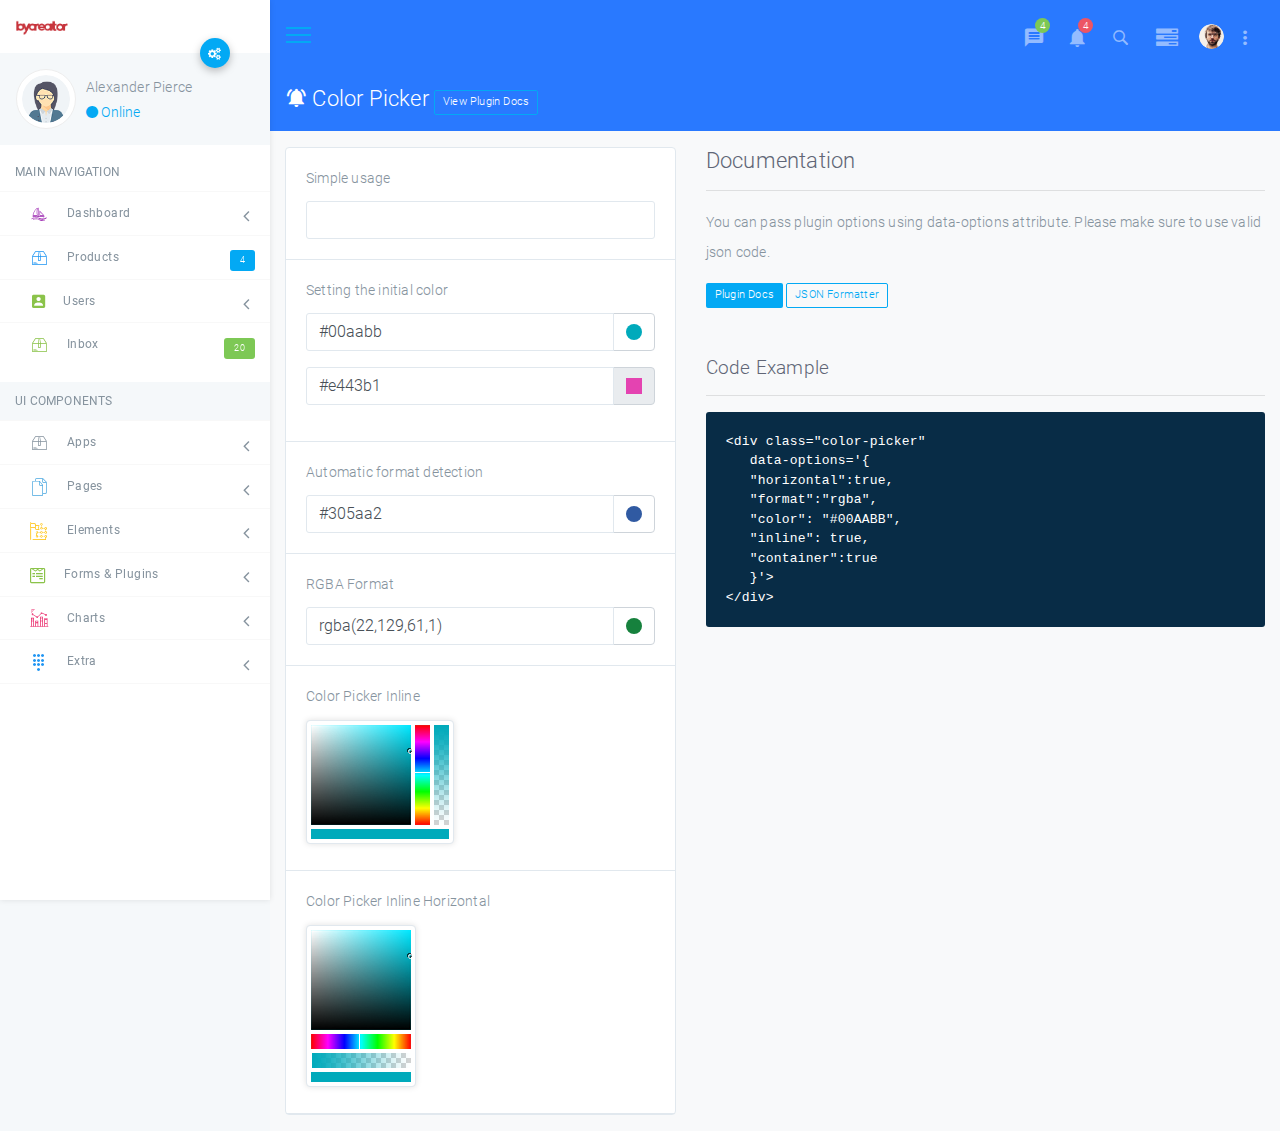
<file: panel-element-color-picker.html>
<!DOCTYPE html>
<html lang="zxx">
<head>
    <meta charset="utf-8">
    <meta name="viewport" content="width=device-width, initial-scale=1, shrink-to-fit=no">
    <meta name="description" content="">
    <meta name="author" content="">
    <link rel="icon" href="assets/img/basic/favicon.ico" type="image/x-icon">
    <title>Paper</title>
    <!-- CSS -->
    <link rel="stylesheet" href="assets/css/app.css">
    <style>
        .loader {
            position: fixed;
            left: 0;
            top: 0;
            width: 100%;
            height: 100%;
            background-color: #F5F8FA;
            z-index: 9998;
            text-align: center;
        }

        .plane-container {
            position: absolute;
            top: 50%;
            left: 50%;
        }
    </style>
</head>
<body class="light">
<!-- Pre loader -->
<div id="loader" class="loader">
    <div class="plane-container">
        <div class="preloader-wrapper small active">
            <div class="spinner-layer spinner-blue">
                <div class="circle-clipper left">
                    <div class="circle"></div>
                </div><div class="gap-patch">
                <div class="circle"></div>
            </div><div class="circle-clipper right">
                <div class="circle"></div>
            </div>
            </div>

            <div class="spinner-layer spinner-red">
                <div class="circle-clipper left">
                    <div class="circle"></div>
                </div><div class="gap-patch">
                <div class="circle"></div>
            </div><div class="circle-clipper right">
                <div class="circle"></div>
            </div>
            </div>

            <div class="spinner-layer spinner-yellow">
                <div class="circle-clipper left">
                    <div class="circle"></div>
                </div><div class="gap-patch">
                <div class="circle"></div>
            </div><div class="circle-clipper right">
                <div class="circle"></div>
            </div>
            </div>

            <div class="spinner-layer spinner-green">
                <div class="circle-clipper left">
                    <div class="circle"></div>
                </div><div class="gap-patch">
                <div class="circle"></div>
            </div><div class="circle-clipper right">
                <div class="circle"></div>
            </div>
            </div>
        </div>
    </div>
</div>
<div id="app">
<aside class="main-sidebar fixed offcanvas shadow">
    <section class="sidebar">
        <div class="w-80px mt-3 mb-3 ml-3">
            <img src="assets/img/basic/logo.png" alt="">
        </div>
        <div class="relative">
            <a data-toggle="collapse" href="#userSettingsCollapse" role="button" aria-expanded="false"
               aria-controls="userSettingsCollapse" class="btn-fab btn-fab-sm fab-right fab-top btn-primary shadow1 ">
                <i class="icon icon-cogs"></i>
            </a>
            <div class="user-panel p-3 light mb-2">
                <div>
                    <div class="float-left image">
                        <img class="user_avatar" src="assets/img/dummy/u2.png" alt="User Image">
                    </div>
                    <div class="float-left info">
                        <h6 class="font-weight-light mt-2 mb-1">Alexander Pierce</h6>
                        <a href="#"><i class="icon-circle text-primary blink"></i> Online</a>
                    </div>
                </div>
                <div class="clearfix"></div>
                <div class="collapse multi-collapse" id="userSettingsCollapse">
                    <div class="list-group mt-3 shadow">
                        <a href="index.html" class="list-group-item list-group-item-action ">
                            <i class="mr-2 icon-umbrella text-blue"></i>Profile
                        </a>
                        <a href="#" class="list-group-item list-group-item-action"><i
                                class="mr-2 icon-cogs text-yellow"></i>Settings</a>
                        <a href="#" class="list-group-item list-group-item-action"><i
                                class="mr-2 icon-security text-purple"></i>Change Password</a>
                    </div>
                </div>
            </div>
        </div>
        <ul class="sidebar-menu">
            <li class="header"><strong>MAIN NAVIGATION</strong></li>
            <li class="treeview"><a href="#">
                <i class="icon icon-sailing-boat-water purple-text s-18"></i> <span>Dashboard</span> <i
                    class="icon icon-angle-left s-18 pull-right"></i>
            </a>
                <ul class="treeview-menu">
                    <li><a href="index.html"><i class="icon icon-folder5"></i>Panel Dashboard 1</a>
                    </li>
                    <li><a href="panel-page-dashboard2.html"><i class="icon icon-folder5"></i>Panel Dashboard 2</a>
                    </li>
                    <li><a href="panel-page-dashboard3.html"><i class="icon icon-folder5"></i>Panel Dashboard 3</a>
                    </li>
                    <li><a href="panel-page-dashboard4.html"><i class="icon icon-folder5"></i>Panel Dashboard 4</a>
                    </li>
                    <li><a href="panel-page-dashboard5.html"><i class="icon icon-folder5"></i>Panel Dashboard 5</a>
                    </li>
                </ul>
            </li>
            <li class="treeview"><a href="#">
                <i class="icon icon icon-package blue-text s-18"></i>
                <span>Products</span>
                <span class="badge r-3 badge-primary pull-right">4</span>
            </a>
                <ul class="treeview-menu">
                    <li><a href="panel-page-products.html"><i class="icon icon-circle-o"></i>All Products</a>
                    </li>
                    <li><a href="panel-page-products-create.html"><i class="icon icon-add"></i>Add
                        New </a>
                    </li>
                </ul>
            </li>
            <li class="treeview"><a href="#"><i class="icon icon-account_box light-green-text s-18"></i>Users<i
                    class="icon icon-angle-left s-18 pull-right"></i></a>
                <ul class="treeview-menu">
                    <li><a href="panel-page-users.html"><i class="icon icon-circle-o"></i>All Users</a>
                    </li>
                    <li><a href="panel-page-users-create.html"><i class="icon icon-add"></i>Add User</a>
                    </li>
                    <li><a href="panel-page-profile.html"><i class="icon icon-user"></i>User Profile </a>
                    </li>
                </ul>
            </li>
            <li class="treeview no-b"><a href="#">
                <i class="icon icon-package light-green-text s-18"></i>
                <span>Inbox</span>
                <span class="badge r-3 badge-success pull-right">20</span>
            </a>
                <ul class="treeview-menu">
                    <li><a href="panel-page-inbox.html"><i class="icon icon-circle-o"></i>All Messages</a>
                    </li>
                    <li><a href="panel-page-inbox-create.html"><i class="icon icon-add"></i>Compose</a>
                    </li>
                </ul>
            </li>
            <li class="header light mt-3"><strong>UI COMPONENTS</strong></li>
            <li class="treeview ">
                <a href="#">
                    <i class="icon icon-package text-lime s-18"></i> <span>Apps</span>
                    <i class="icon icon-angle-left s-18 pull-right"></i>
                </a>
                <ul class="treeview-menu">
                    <li><a href="panel-page-chat.html"><i class="icon icon-circle-o"></i>Chat</a>
                    </li>
                    <li><a href="panel-page-calendar.html"><i class="icon icon-date_range"></i>Calender</a>
                    </li>
                    <li><a href="panel-page-calendar2.html"><i class="icon icon-date_range"></i>Calender 2</a>
                    </li>
                    <li><a href="panel-page-contacts.html"><i class="icon icon-circle-o"></i>Contacts</a>
                    </li>
                </ul>
            </li>
            <li class="treeview">
                <a href="#">
                    <i class="icon icon-documents3 text-blue s-18"></i> <span>Pages</span>
                    <i class="icon icon-angle-left s-18 pull-right"></i>
                </a>
                <ul class="treeview-menu">
                    <li><a href="#"><i class="icon icon-documents3"></i>Blank Pages<i
                            class="icon icon-angle-left s-18 pull-right"></i></a>
                        <ul class="treeview-menu">
                            <li><a href="panel-page-blank.html"><i class="icon icon-document"></i>Simple Blank</a>
                            </li>
                            <li><a href="panel-page-blank-tabs.html"><i class="icon icon-document"></i>Tabs Blank <i
                                    class="icon icon-angle-left s-18 pull-right"></i></a>
                            </li>
                        </ul>
                    </li>
                    <li><a href="#"><i class="icon icon-fingerprint text-green"></i>Auth Pages<i
                            class="icon icon-angle-left s-18 pull-right"></i></a>
                        <ul class="treeview-menu">
                            <li><a href="login.html"><i class="icon icon-document"></i>Login Page 1</a>
                            </li>
                            <li><a href="login-2.html"><i class="icon icon-document"></i>Login Page 2</a>
                            </li>
                            <li><a href="login-3.html"><i class="icon icon-document"></i>Login Page 3</a>
                            </li>
                            <li><a href="login-4.html"><i class="icon icon-document"></i>Login Page 4</a>
                            </li>
                        </ul>
                    </li>
                    <li><a href="#"><i class="icon icon-bug text-red"></i>Error Pages<i
                            class="icon icon-angle-left s-18 pull-right"></i></a>
                        <ul class="treeview-menu">
                            <li><a href="panel-page-404.html"><i class="icon icon-document"></i>404 Page</a>
                            </li>
                            <li><a href="panel-page-500.html"><i class="icon icon-document"></i>500 Page<i
                                    class="icon icon-angle-left s-18 pull-right"></i></a>
                            </li>
                            <li><a href="panel-page-error.html"><i class="icon icon-document"></i>420 Page<i
                                    class="icon icon-angle-left s-18 pull-right"></i></a>
                            </li>
                        </ul>
                    </li>
                    <li><a href="#"><i class="icon icon-documents3"></i>Other Pages<i
                            class="icon icon-angle-left s-18 pull-right"></i></a>
                        <ul class="treeview-menu">
                            <li><a href="panel-page-invoice.html"><i class="icon icon-document"></i>Invoice Page</a>
                            </li>
                            <li><a href="panel-page-no-posts.html"><i class="icon icon-document"></i>No Post Page</a>
                            </li>
                        </ul>
                    </li>
                </ul>
            </li>
            <li class="treeview">
                <a href="#">
                    <i class="icon icon-goals-1 amber-text s-18"></i> <span>Elements</span>
                    <i class="icon icon-angle-left s-18 pull-right"></i>
                </a>
                <ul class="treeview-menu">
                    <li><a href="panel-element-widgets.html">
                        <i class="icon icon-widgets amber-text s-14"></i> <span>Widgets</span>
                    </a>
                    </li>
                    <li><a href="panel-element-counters.html">
                        <i class="icon icon-filter_9_plus amber-text s-14"></i> <span>Counters</span>
                    </a>
                    <li><a href="panel-element-buttons.html">
                        <i class="icon icon-touch_app amber-text s-14"></i> <span>Buttons</span>
                    </a>
                    </li>
                    <li>
                        <a href="panel-element-typography.html">
                            <i class="icon icon-text-width amber-text s-14"></i> <span>Typography</span>
                        </a>
                    </li>
                    <li><a href="panel-element-tabels.html">
                        <i class="icon icon-table amber-text s-14"></i> <span>Tables</span>
                    </a>
                    </li>
                    <li><a href="panel-element-alerts.html">
                        <i class="icon icon-exclamation-circle amber-text s-14"></i> <span>Alerts</span>
                    </a>
                    </li>
                    <li><a href="panel-element-slider.html"><i class="icon icon-view_carousel amber-text s-14"></i>
                        <span>Slider</span></a></li>
                    <li><a href="panel-element-tabs.html"><i class="icon icon-folders2 amber-text s-14"></i>
                        <span>Tabs</span></a></li>
                    <li><a href="panel-element-progress-bars.html"><i class="icon icon-folders2 amber-text s-14"></i>
                        <span>Progress Bars</span></a></li>
                    <li><a href="panel-element-badges.html"><i class="icon icon-flag7 amber-text s-14"></i>
                        <span>Badges</span></a></li>
                    <li><a href="panel-element-preloaders.html"><i class="icon icon-data_usage amber-text s-14"></i>
                        <span>Preloaders</span></a></li>
                </ul>
            </li>
            <li class="treeview ">
                <a href="#">
                    <i class="icon icon-wpforms light-green-text s-18 "></i> <span>Forms & Plugins</span>
                    <i class="icon icon-angle-left s-18 pull-right"></i>
                </a>
                <ul class="treeview-menu">
                    <li><a href="panel-element-forms.html"><i class="icon icon-wpforms light-green-text"></i>Bootstrap
                        Inputs</a>
                    </li>
                    <li><a href="panel-element-editor.html"><i class="icon icon-pen2 light-green-text"></i>Editor</a>
                    </li>
                    <li><a href="panel-element-toast.html"><i
                            class="icon icon-notifications_active light-green-text"></i>Toasts</a>
                    </li>
                    <li><a href="panel-element-stepper.html"><i class="icon icon-burst_mode light-green-text"></i>Stepper</a>
                    </li>
                    <li><a href="panel-element-date-time-picker.html"><i
                            class="icon icon-date_range light-green-text"></i>Date Time Picker</a>
                    </li>
                    <li><a href="panel-element-color-picker.html"><i class="icon icon-adjust light-green-text"></i>Color
                        Picker</a>
                    </li>
                    <li><a href="panel-element-range-slider.html"><i class="icon icon-space_bar light-green-text"></i>Range
                        Slider</a>
                    </li>
                    <li><a href="panel-element-select2.html"><i
                            class="icon  icon-one-finger-click light-green-text"></i>Select 2</a>
                    </li>
                    <li><a href="panel-element-tags.html"><i class="icon  icon-tags3 light-green-text"></i>Tags</a>
                    </li>
                    <li><a href="panel-element-data-tables.html"><i class="icon icon-table light-green-text"></i>Data
                        Tables</a>
                    </li>
                </ul>
            </li>
            <li class="treeview"><a href="#">
                <i class="icon icon-bar-chart2 pink-text s-18"></i>
                <span>Charts</span>
                <i class="icon icon-angle-left s-18 pull-right"></i>
            </a>
                <ul class="treeview-menu">
                    <li>
                        <a href="panel-element-charts-js.html"><i class="icon icon-area-chart pink-text s-14"></i><span>Charts.Js</span></a>
                    </li>
                    <li>
                        <a href="panel-element-morris.html"><i class="icon icon-bubble_chart pink-text s-14"></i>Morris
                            Charts</a>
                    </li>
                    <li>
                        <a href="panel-element-echarts.html">
                            <i class="icon icon-bar-chart-o pink-text s-14"></i>Echarts</a>
                    </li>
                    <li>
                        <a href="panel-element-easy-pie-charts.html">
                            <i class="icon icon-area-chart pink-text s-14"></i>Easy Pie Charts</a>
                    </li>
                    <li>
                        <a href="panel-element-jqvmap.html">
                            <i class="icon icon-map pink-text s-14"></i>Jqvmap</a>
                    </li>
                    <li>
                        <a href="panel-element-sparklines.html">
                            <i class="icon icon-line-chart2 pink-text s-14"></i>Sparklines</a>
                    </li>
                    <li>
                        <a href="panel-element-float.html">
                            <i class="icon icon-pie-chart pink-text s-14"></i>Float Charts</a>
                    </li>
                </ul>
            </li>
            <li class="treeview"><a href="#">
                <i class="icon icon-dialpad blue-text  s-18"></i>
                <span>Extra</span>
                <i class="icon icon-angle-left s-18 pull-right"></i>
            </a>
                <ul class="treeview-menu">
                    <li>
                        <a href="panel-element-letters.html">
                            <i class="icon icon-brightness_auto light-blue-text s-14"></i>
                            <span>Avatar Placeholders</span>
                        </a>
                    </li>
                    <li>
                        <a href="panel-element-icons.html">
                            <i class="icon icon-camera2 light-blue-text s-14"></i> <span>Icons</span>
                        </a>
                    </li>
                    <li><a href="panel-element-colors.html">
                        <i class="icon icon-palette light-blue-text s-14"></i> <span>Colors</span>
                    </a>
                    </li>
                </ul>
            </li>
        </ul>
    </section>
</aside>
<!--Sidebar End-->
<div class="has-sidebar-left">
    <div class="pos-f-t">
    <div class="collapse" id="navbarToggleExternalContent">
        <div class="bg-dark pt-2 pb-2 pl-4 pr-2">
            <div class="search-bar">
                <input class="transparent s-24 text-white b-0 font-weight-lighter w-128 height-50" type="text"
                       placeholder="start typing...">
            </div>
            <a href="#" data-toggle="collapse" data-target="#navbarToggleExternalContent" aria-expanded="false"
               aria-label="Toggle navigation" class="paper-nav-toggle paper-nav-white active "><i></i></a>
        </div>
    </div>
</div>
    <div class="sticky">
        <div class="navbar navbar-expand navbar-dark d-flex justify-content-between bd-navbar blue accent-3">
            <div class="relative">
                <a href="#" data-toggle="offcanvas" class="paper-nav-toggle pp-nav-toggle">
                    <i></i>
                </a>
            </div>
            <!--Top Menu Start -->
<div class="navbar-custom-menu p-t-10">
    <ul class="nav navbar-nav">
        <!-- Messages-->
        <li class="dropdown custom-dropdown messages-menu">
            <a href="#" class="nav-link" data-toggle="dropdown">
                <i class="icon-message "></i>
                <span class="badge badge-success badge-mini rounded-circle">4</span>
            </a>
            <ul class="dropdown-menu">
                <li>
                    <!-- inner menu: contains the actual data -->
                    <ul class="menu pl-2 pr-2">
                        <!-- start message -->
                        <li>
                            <a href="#">
                                <div class="avatar float-left">
                                    <img src="assets/img/dummy/u4.png" alt="">
                                    <span class="avatar-badge busy"></span>
                                </div>
                                <h4>
                                    Support Team
                                    <small><i class="icon icon-clock-o"></i> 5 mins</small>
                                </h4>
                                <p>Why not buy a new awesome theme?</p>
                            </a>
                        </li>
                        <!-- end message -->
                        <!-- start message -->
                        <li>
                            <a href="#">
                                <div class="avatar float-left">
                                    <img src="assets/img/dummy/u1.png" alt="">
                                    <span class="avatar-badge online"></span>
                                </div>
                                <h4>
                                    Support Team
                                    <small><i class="icon icon-clock-o"></i> 5 mins</small>
                                </h4>
                                <p>Why not buy a new awesome theme?</p>
                            </a>
                        </li>
                        <!-- end message -->
                        <!-- start message -->
                        <li>
                            <a href="#">
                                <div class="avatar float-left">
                                    <img src="assets/img/dummy/u2.png" alt="">
                                    <span class="avatar-badge idle"></span>
                                </div>
                                <h4>
                                    Support Team
                                    <small><i class="icon icon-clock-o"></i> 5 mins</small>
                                </h4>
                                <p>Why not buy a new awesome theme?</p>
                            </a>
                        </li>
                        <!-- end message -->
                        <!-- start message -->
                        <li>
                            <a href="#">
                                <div class="avatar float-left">
                                    <img src="assets/img/dummy/u3.png" alt="">
                                    <span class="avatar-badge busy"></span>
                                </div>
                                <h4>
                                    Support Team
                                    <small><i class="icon icon-clock-o"></i> 5 mins</small>
                                </h4>
                                <p>Why not buy a new awesome theme?</p>
                            </a>
                        </li>
                        <!-- end message -->
                    </ul>
                </li>
                <li class="footer s-12 p-2 text-center"><a href="#">See All Messages</a></li>
            </ul>
        </li>
        <!-- Notifications -->
        <li class="dropdown custom-dropdown notifications-menu">
            <a href="#" class=" nav-link" data-toggle="dropdown" aria-expanded="false">
                <i class="icon-notifications "></i>
                <span class="badge badge-danger badge-mini rounded-circle">4</span>
            </a>
            <ul class="dropdown-menu">
                <li class="header">You have 10 notifications</li>
                <li>
                    <!-- inner menu: contains the actual data -->
                    <ul class="menu">
                        <li>
                            <a href="#">
                                <i class="icon icon-data_usage text-success"></i> 5 new members joined today
                            </a>
                        </li>
                        <li>
                            <a href="#">
                                <i class="icon icon-data_usage text-danger"></i> 5 new members joined today
                            </a>
                        </li>
                        <li>
                            <a href="#">
                                <i class="icon icon-data_usage text-yellow"></i> 5 new members joined today
                            </a>
                        </li>
                    </ul>
                </li>
                <li class="footer p-2 text-center"><a href="#">View all</a></li>
            </ul>
        </li>
        <li>
            <a class="nav-link " data-toggle="collapse" data-target="#navbarToggleExternalContent"
               aria-controls="navbarToggleExternalContent"
               aria-expanded="false" aria-label="Toggle navigation">
                <i class=" icon-search3 "></i>
            </a>
        </li>
        <!-- Right Sidebar Toggle Button -->
        <li>
            <a class="nav-link ml-2" data-toggle="control-sidebar">
                <i class="icon-tasks "></i>
            </a>
        </li>
        <!-- User Account-->
        <li class="dropdown custom-dropdown user user-menu">
            <a href="#" class="nav-link" data-toggle="dropdown">
                <img src="assets/img/dummy/u8.png" class="user-image" alt="User Image">
                <i class="icon-more_vert "></i>
            </a>
            <div class="dropdown-menu p-4">
                <div class="row box justify-content-between my-4">
                    <div class="col">
                        <a href="#">
                            <i class="icon-apps purple lighten-2 avatar  r-5"></i>
                            <div class="pt-1">Apps</div>
                        </a>
                    </div>
                    <div class="col"><a href="#">
                        <i class="icon-beach_access pink lighten-1 avatar  r-5"></i>
                        <div class="pt-1">Profile</div>
                    </a></div>
                    <div class="col">
                        <a href="#">
                            <i class="icon-perm_data_setting indigo lighten-2 avatar  r-5"></i>
                            <div class="pt-1">Settings</div>
                        </a>
                    </div>
                </div>
                <div class="row box justify-content-between my-4">
                    <div class="col">
                        <a href="#">
                            <i class="icon-star light-green lighten-1 avatar  r-5"></i>
                            <div class="pt-1">Favourites</div>
                        </a>
                    </div>
                    <div class="col">
                        <a href="#">
                            <i class="icon-save2 orange accent-1 avatar  r-5"></i>
                            <div class="pt-1">Saved</div>
                        </a>
                    </div>
                    <div class="col">
                        <a href="#">
                            <i class="icon-perm_data_setting grey darken-3 avatar  r-5"></i>
                            <div class="pt-1">Settings</div>
                        </a>
                    </div>
                </div>
                <hr>
                <div class="row box justify-content-between my-4">
                    <div class="col">
                        <a href="#">
                            <i class="icon-apps purple lighten-2 avatar  r-5"></i>
                            <div class="pt-1">Apps</div>
                        </a>
                    </div>
                    <div class="col"><a href="#">
                        <i class="icon-beach_access pink lighten-1 avatar  r-5"></i>
                        <div class="pt-1">Profile</div>
                    </a></div>
                    <div class="col">
                        <a href="#">
                            <i class="icon-perm_data_setting indigo lighten-2 avatar  r-5"></i>
                            <div class="pt-1">Settings</div>
                        </a>
                    </div>
                </div>
            </div>
        </li>
    </ul>
</div>
        </div>
    </div>
</div>
<div class="page has-sidebar-left bg-light height-full">
    <header class="blue accent-3 relative nav-sticky">
        <div class="container-fluid text-white">
            <div class="row">
                <div class="col">
                    <h3 class="my-3">
                        <i class="icon icon-notifications_active"></i>
                        Color Picker <span class="s-14"> <a class="btn btn-outline-primary btn-xs"
                                                            href="https://farbelous.io/bootstrap-colorpicker/tutorial-Basics.html"
                                                            target="_blank"> View Plugin Docs</a> </span>
                    </h3>
                </div>
            </div>
        </div>
    </header>
    <div class="container-fluid my-3">
        <div class="d-flex row">
            <div class="col-md-5">
                <div class="card">
                    <div>
                        <div class="card-body b-b">
                            <div class="card-title">Simple usage</div>
                            <input type="text" class="color-picker  form-control"/>
                        </div>
                        <div class="card-body b-b">
                            <div class="card-title">Setting the initial color</div>
                            <div class="color-picker input-group">
                                <input type="text" value="#00AABB" class="form-control"/>
                                <span class="input-group-append">
                        <span class="input-group-text add-on white">
                            <i class="circle"></i>
                      </span>
                    </span>
                            </div>
                            <div class="color-picker input-group my-3">
                                <input type="text" value="#e443b1" class="form-control"/>
                                <span class="input-group-append">
                        <span class="input-group-text add-on">
                            <i></i>
                      </span>
                    </span>
                            </div>
                        </div>
                        <div class="card-body b-b">
                            <div class="card-title">Automatic format detection</div>
                            <div class="input-group color-picker" title="Using format option"
                                 data-options='{"format": null}'>
                                <input type="text" class="form-control input-lg" value="#305AA2"/>
                                <span class="input-group-append">
                        <span class="input-group-text add-on white">
                            <i class="circle"></i>
                      </span>
                    </span>
                            </div>
                        </div>
                        <div class="card-body b-b">
                            <div class="card-title">RGBA Format</div>
                            <div class="color-picker input-group"
                                 data-options='{
                                              "format":"rgba",
                                               "color": "#16813D",
                                               "autoInputFallback": false
                                         }'>
                                <input type="text" value="#00AABB" class="form-control"/>
                                <span class="input-group-append">
                                            <span class="input-group-text add-on white">
                                                <i class="circle"></i>
                                          </span>
                                        </span>
                            </div>
                        </div>
                        <div class="card-body b-b">
                            <div class="card-title">Color Picker Inline</div>
                            <div class="color-picker"
                                 data-options='{
                                              "format":"rgba",
                                               "color": "#00AABB",
                                               "inline": true,
                                               "container":true
                                         }'>
                            </div>
                        </div>
                        <div class="card-body b-b">
                            <div class="card-title">Color Picker Inline Horizontal</div>
                            <div class="color-picker"
                                 data-options='{
                                              "horizontal":true,
                                              "format":"rgba",
                                               "color": "#00AABB",
                                               "inline": true,
                                               "container":true
                                         }'>
                            </div>
                        </div>
                    </div>
                </div>
            </div>
            <div class="col-md-7">
                <h3>Documentation</h3>
                <hr>
                <p>You can pass plugin options using data-options attribute. Please make sure to use valid json
                    code.</p>
                <a href="https://farbelous.io/bootstrap-colorpicker/tutorial-Basics.html" target="_blank"
                   class="btn btn-xs btn-primary">Plugin Docs</a>
                <a href="https://jsonformatter.org/" target="_blank" class="btn btn-outline-primary btn-xs">JSON
                    Formatter</a>
                <h4 class="mt-5">Code Example</h4>
                <hr>
                <pre><code>&lt;div class="color-picker"
&nbsp;&nbsp;&nbsp;data-options='{
&nbsp;&nbsp;&nbsp;"horizontal":true,
&nbsp;&nbsp;&nbsp;"format":"rgba",
&nbsp;&nbsp;&nbsp;"color": "#00AABB",
&nbsp;&nbsp;&nbsp;"inline": true,
&nbsp;&nbsp;&nbsp;"container":true
&nbsp;&nbsp;&nbsp;}'&gt;
&lt;/div&gt;</code></pre>
            </div>
        </div>
    </div>
</div>
<!-- Right Sidebar -->
<aside class="control-sidebar fixed white ">
    <div class="slimScroll">
        <div class="sidebar-header">
            <h4>Activity List</h4>
            <a href="#" data-toggle="control-sidebar" class="paper-nav-toggle  active"><i></i></a>
        </div>
        <div class="p-3">
            <div>
                <div class="my-3">
                    <small>25% Complete</small>
                    <div class="progress" style="height: 3px;">
                        <div class="progress-bar bg-success" role="progressbar" style="width: 25%;" aria-valuenow="25"
                             aria-valuemin="0" aria-valuemax="100"></div>
                    </div>
                </div>
                <div class="my-3">
                    <small>45% Complete</small>
                    <div class="progress" style="height: 3px;">
                        <div class="progress-bar bg-info" role="progressbar" style="width: 45%;" aria-valuenow="45"
                             aria-valuemin="0" aria-valuemax="100"></div>
                    </div>
                </div>
                <div class="my-3">
                    <small>60% Complete</small>
                    `
                    <div class="progress" style="height: 3px;">
                        <div class="progress-bar bg-warning" role="progressbar" style="width: 60%;" aria-valuenow="60"
                             aria-valuemin="0" aria-valuemax="100"></div>
                    </div>
                </div>
                <div class="my-3">
                    <small>75% Complete</small>
                    <div class="progress" style="height: 3px;">
                        <div class="progress-bar bg-danger" role="progressbar" style="width: 75%;" aria-valuenow="75"
                             aria-valuemin="0" aria-valuemax="100"></div>
                    </div>
                </div>
                <div class="my-3">
                    <small>100% Complete</small>
                    <div class="progress" style="height: 3px;">
                        <div class="progress-bar" role="progressbar" style="width: 100%;" aria-valuenow="100"
                             aria-valuemin="0" aria-valuemax="100"></div>
                    </div>
                </div>
            </div>
        </div>
        <div class="p-3 bg-primary text-white">
            <div class="row">
                <div class="col-md-6">
                    <h5 class="font-weight-normal s-14">Sodium</h5>
                    <span class="font-weight-lighter text-primary">Spark Bar</span>
                    <div> Oxygen
                        <span class="text-primary">
                                                    <i class="icon icon-arrow_downward"></i> 67%</span>
                    </div>
                </div>
                <div class="col-md-6">
                    <canvas width="100" height="70" data-chart="spark" data-chart-type="bar"
                            data-dataset="[[28,68,41,43,96,45,100,28,68,41,43,96,45,100,28,68,41,43,96,45,100,28,68,41,43,96,45,100]]"
                            data-labels="['a','b','c','d','e','f','g','h','i','j','k','l','m','n','a','b','c','d','e','f','g','h','i','j','k','l','m','n']">
                    </canvas>
                </div>
            </div>
        </div>
        <div class="table-responsive">
            <table id="recent-orders" class="table table-hover mb-0 ps-container ps-theme-default">
                <tbody>
                <tr>
                    <td>
                        <a href="#">INV-281281</a>
                    </td>
                    <td>
                        <span class="badge badge-success">Paid</span>
                    </td>
                    <td>$ 1228.28</td>
                </tr>
                <tr>
                    <td>
                        <a href="#">INV-01112</a>
                    </td>
                    <td>
                        <span class="badge badge-warning">Overdue</span>
                    </td>
                    <td>$ 5685.28</td>
                </tr>
                <tr>
                    <td>
                        <a href="#">INV-281012</a>
                    </td>
                    <td>
                        <span class="badge badge-success">Paid</span>
                    </td>
                    <td>$ 152.28</td>
                </tr>
                <tr>
                    <td>
                        <a href="#">INV-01112</a>
                    </td>
                    <td>
                        <span class="badge badge-warning">Overdue</span>
                    </td>
                    <td>$ 5685.28</td>
                </tr>
                <tr>
                    <td>
                        <a href="#">INV-281012</a>
                    </td>
                    <td>
                        <span class="badge badge-success">Paid</span>
                    </td>
                    <td>$ 152.28</td>
                </tr>
                </tbody>
            </table>
        </div>
        <div class="sidebar-header">
            <h4>Activity</h4>
            <a href="#" data-toggle="control-sidebar" class="paper-nav-toggle  active"><i></i></a>
        </div>
        <div class="p-4">
            <div class="activity-item activity-primary">
                <div class="activity-content">
                    <small class="text-muted">
                        <i class="icon icon-user position-left"></i> 5 mins ago
                    </small>
                    <p>Lorem ipsum dolor sit amet conse ctetur which ascing elit users.</p>
                </div>
            </div>
            <div class="activity-item activity-danger">
                <div class="activity-content">
                    <small class="text-muted">
                        <i class="icon icon-user position-left"></i> 8 mins ago
                    </small>
                    <p>Lorem ipsum dolor sit ametcon the sectetur that ascing elit users.</p>
                </div>
            </div>
            <div class="activity-item activity-success">
                <div class="activity-content">
                    <small class="text-muted">
                        <i class="icon icon-user position-left"></i> 10 mins ago
                    </small>
                    <p>Lorem ipsum dolor sit amet cons the ecte tur and adip ascing elit users.</p>
                </div>
            </div>
            <div class="activity-item activity-warning">
                <div class="activity-content">
                    <small class="text-muted">
                        <i class="icon icon-user position-left"></i> 12 mins ago
                    </small>
                    <p>Lorem ipsum dolor sit amet consec tetur adip ascing elit users.</p>
                </div>
            </div>
        </div>
    </div>
</aside>
<!-- /.right-sidebar -->
<!-- Add the sidebar's background. This div must be placed
         immediately after the control sidebar -->
<div class="control-sidebar-bg shadow white fixed"></div>
</div>
<!--/#app -->
<script src="assets/js/app.js"></script>
</body>
</html>
</file>
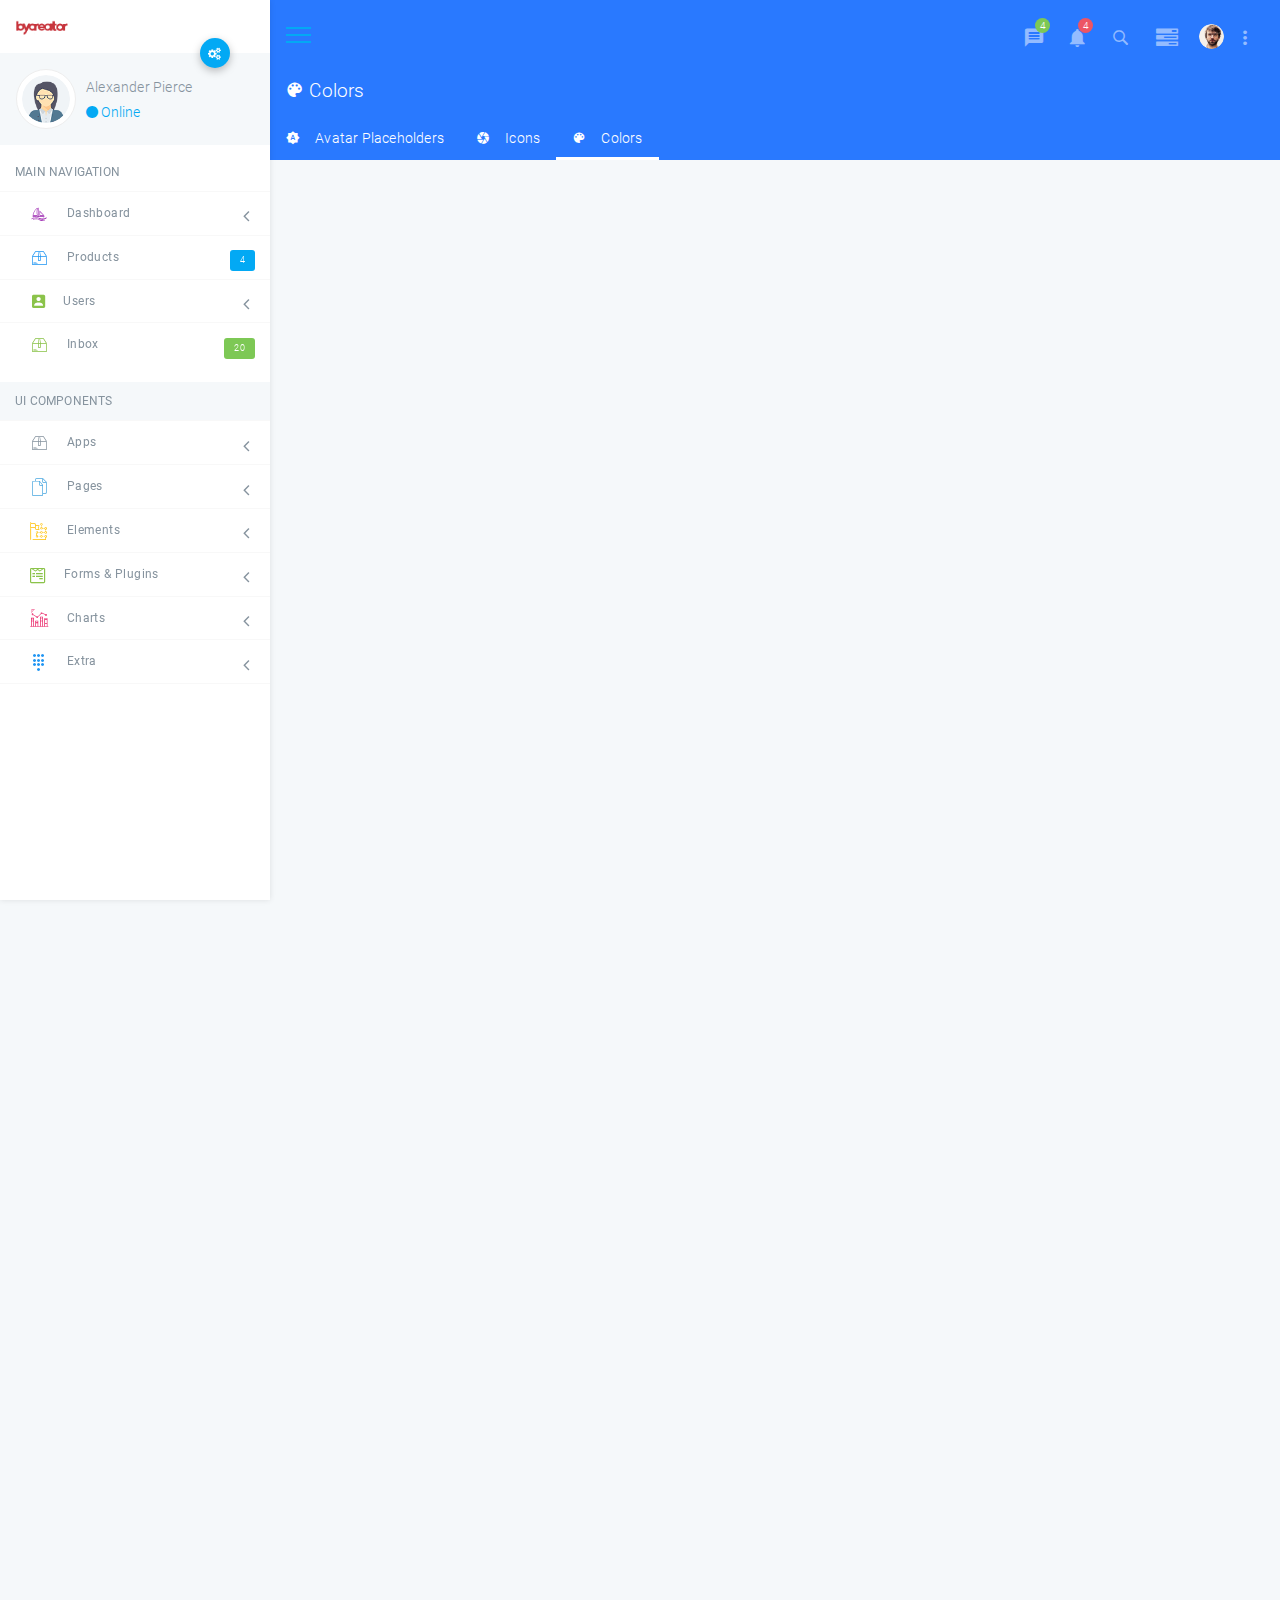
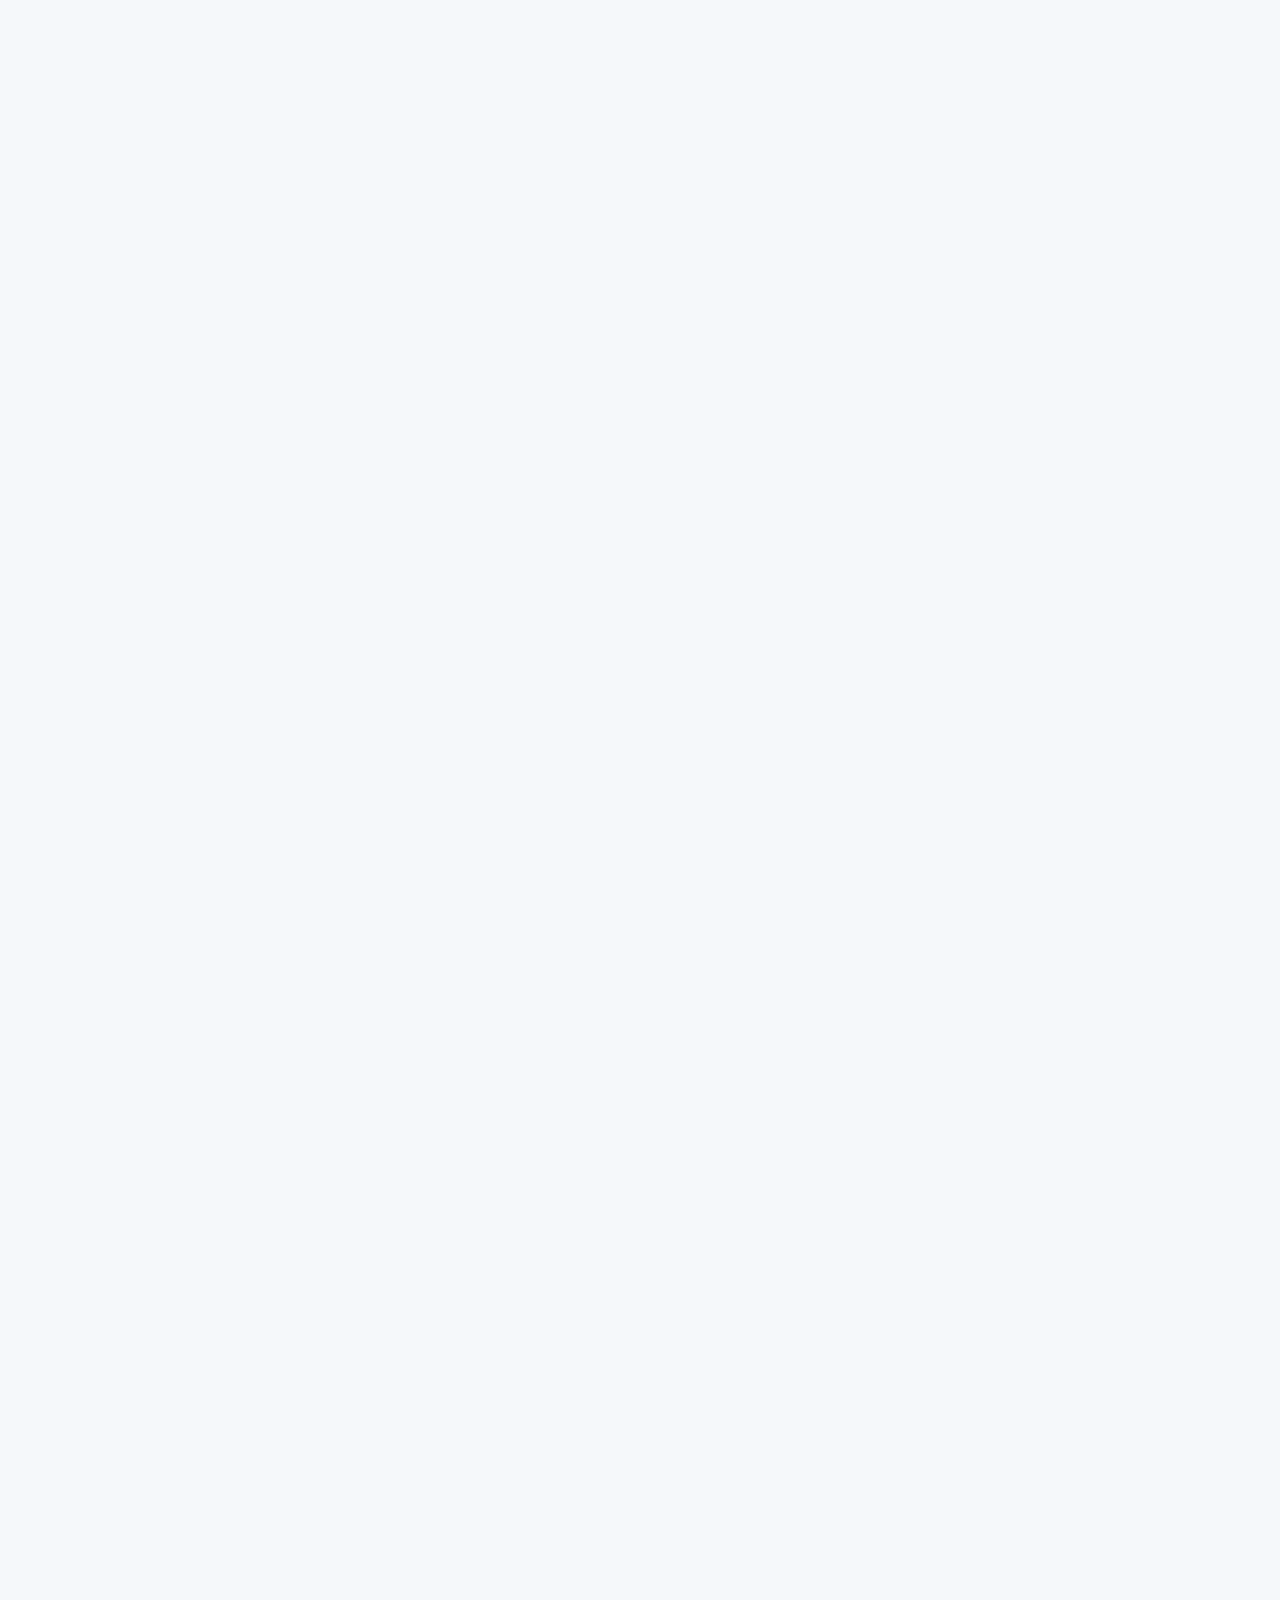
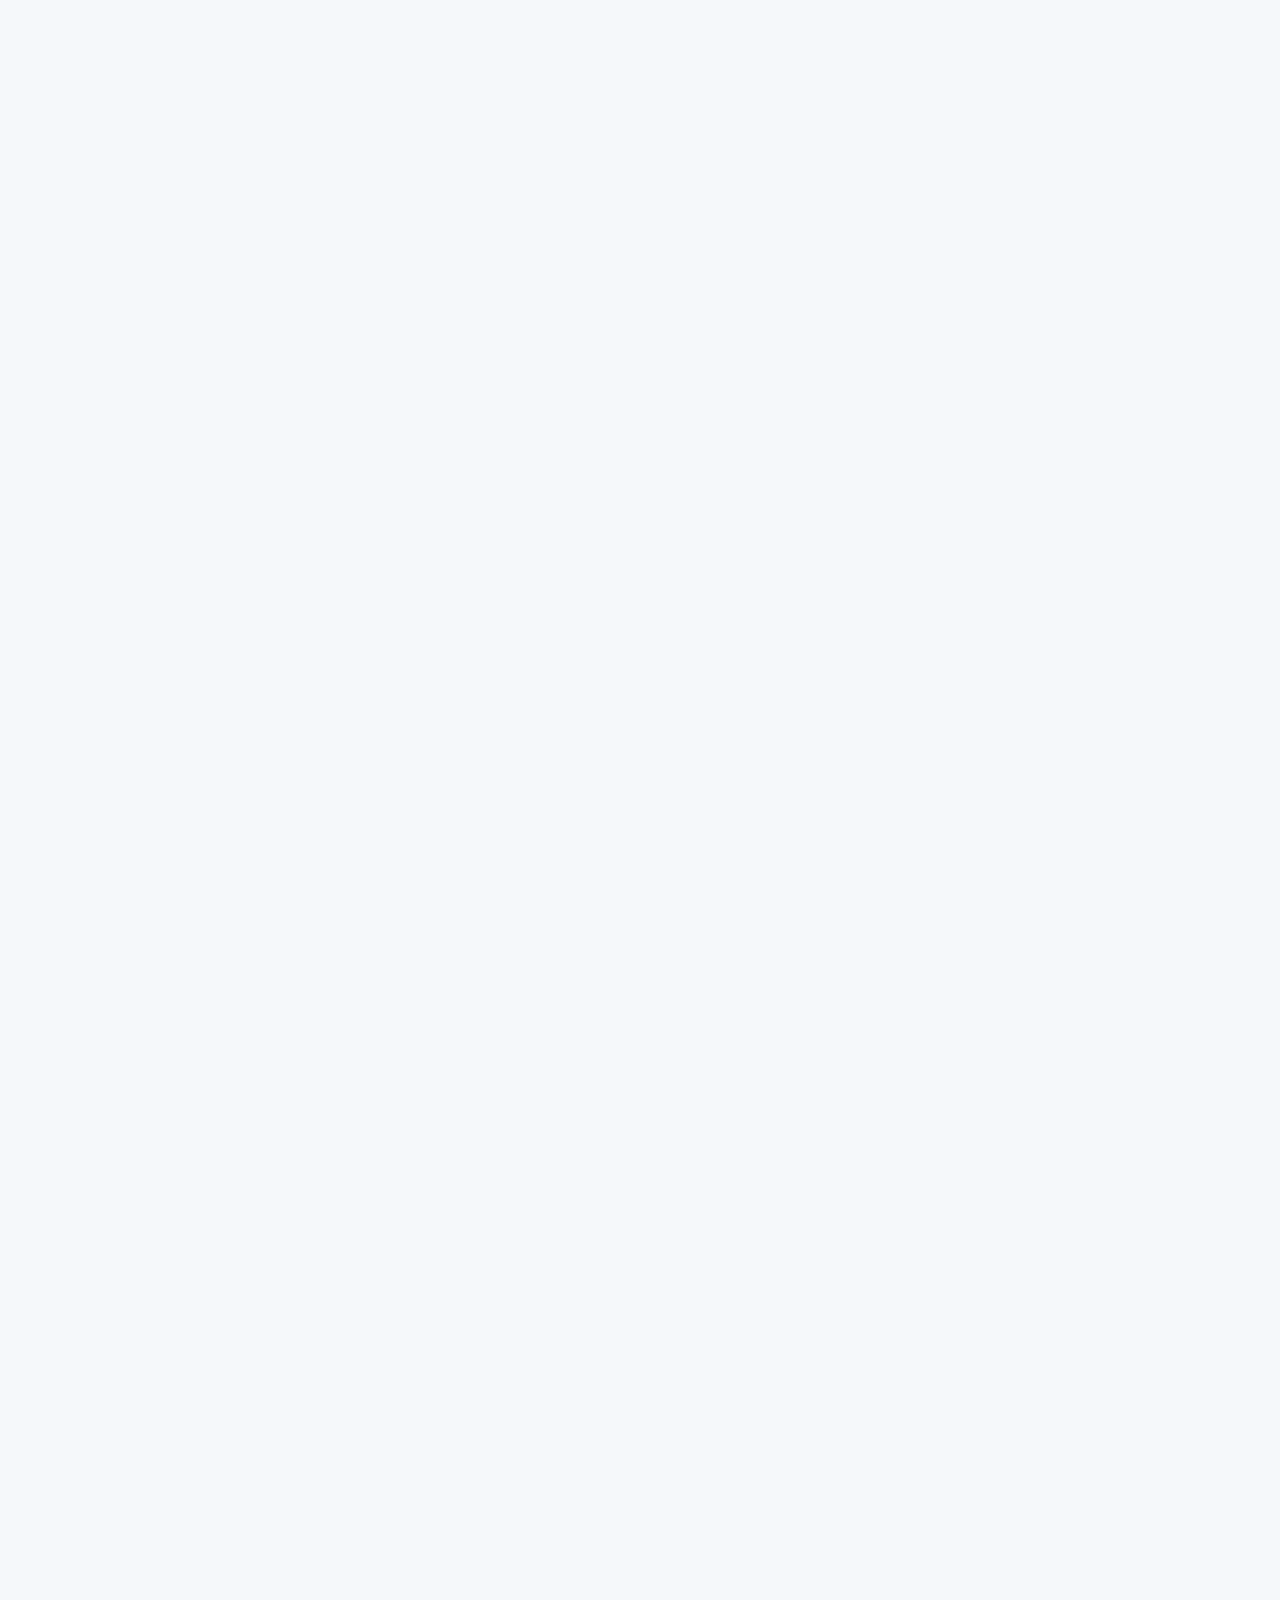
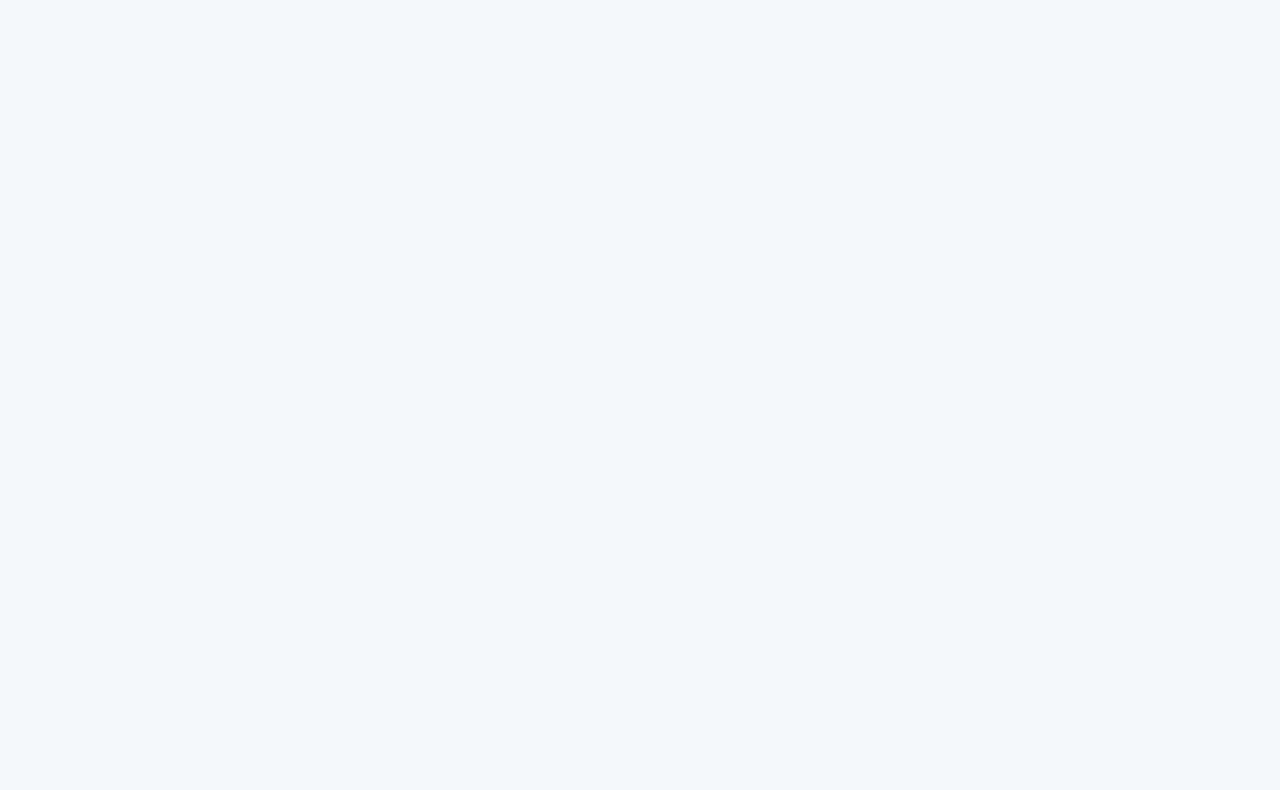
<file: panel-element-colors.html>
<!DOCTYPE html>
<html lang="zxx">
<head>
    <meta charset="utf-8">
    <meta name="viewport" content="width=device-width, initial-scale=1, shrink-to-fit=no">
    <meta name="description" content="">
    <meta name="author" content="">
    <link rel="icon" href="assets/img/basic/favicon.ico" type="image/x-icon">
    <title>Paper</title>
    <!-- CSS -->
    <link rel="stylesheet" href="assets/css/app.css">
    <style>
        .loader {
            position: fixed;
            left: 0;
            top: 0;
            width: 100%;
            height: 100%;
            background-color: #F5F8FA;
            z-index: 9998;
            text-align: center;
        }

        .plane-container {
            position: absolute;
            top: 50%;
            left: 50%;
        }
    </style>
</head>
<body class="light">
<!-- Pre loader -->
<div id="loader" class="loader">
    <div class="plane-container">
        <div class="preloader-wrapper small active">
            <div class="spinner-layer spinner-blue">
                <div class="circle-clipper left">
                    <div class="circle"></div>
                </div><div class="gap-patch">
                <div class="circle"></div>
            </div><div class="circle-clipper right">
                <div class="circle"></div>
            </div>
            </div>

            <div class="spinner-layer spinner-red">
                <div class="circle-clipper left">
                    <div class="circle"></div>
                </div><div class="gap-patch">
                <div class="circle"></div>
            </div><div class="circle-clipper right">
                <div class="circle"></div>
            </div>
            </div>

            <div class="spinner-layer spinner-yellow">
                <div class="circle-clipper left">
                    <div class="circle"></div>
                </div><div class="gap-patch">
                <div class="circle"></div>
            </div><div class="circle-clipper right">
                <div class="circle"></div>
            </div>
            </div>

            <div class="spinner-layer spinner-green">
                <div class="circle-clipper left">
                    <div class="circle"></div>
                </div><div class="gap-patch">
                <div class="circle"></div>
            </div><div class="circle-clipper right">
                <div class="circle"></div>
            </div>
            </div>
        </div>
    </div>
</div>
<div id="app">
<aside class="main-sidebar fixed offcanvas shadow">
    <section class="sidebar">
        <div class="w-80px mt-3 mb-3 ml-3">
            <img src="assets/img/basic/logo.png" alt="">
        </div>
        <div class="relative">
            <a data-toggle="collapse" href="#userSettingsCollapse" role="button" aria-expanded="false"
               aria-controls="userSettingsCollapse" class="btn-fab btn-fab-sm fab-right fab-top btn-primary shadow1 ">
                <i class="icon icon-cogs"></i>
            </a>
            <div class="user-panel p-3 light mb-2">
                <div>
                    <div class="float-left image">
                        <img class="user_avatar" src="assets/img/dummy/u2.png" alt="User Image">
                    </div>
                    <div class="float-left info">
                        <h6 class="font-weight-light mt-2 mb-1">Alexander Pierce</h6>
                        <a href="#"><i class="icon-circle text-primary blink"></i> Online</a>
                    </div>
                </div>
                <div class="clearfix"></div>
                <div class="collapse multi-collapse" id="userSettingsCollapse">
                    <div class="list-group mt-3 shadow">
                        <a href="index.html" class="list-group-item list-group-item-action ">
                            <i class="mr-2 icon-umbrella text-blue"></i>Profile
                        </a>
                        <a href="#" class="list-group-item list-group-item-action"><i
                                class="mr-2 icon-cogs text-yellow"></i>Settings</a>
                        <a href="#" class="list-group-item list-group-item-action"><i
                                class="mr-2 icon-security text-purple"></i>Change Password</a>
                    </div>
                </div>
            </div>
        </div>
        <ul class="sidebar-menu">
            <li class="header"><strong>MAIN NAVIGATION</strong></li>
            <li class="treeview"><a href="#">
                <i class="icon icon-sailing-boat-water purple-text s-18"></i> <span>Dashboard</span> <i
                    class="icon icon-angle-left s-18 pull-right"></i>
            </a>
                <ul class="treeview-menu">
                    <li><a href="index.html"><i class="icon icon-folder5"></i>Panel Dashboard 1</a>
                    </li>
                    <li><a href="panel-page-dashboard2.html"><i class="icon icon-folder5"></i>Panel Dashboard 2</a>
                    </li>
                    <li><a href="panel-page-dashboard3.html"><i class="icon icon-folder5"></i>Panel Dashboard 3</a>
                    </li>
                    <li><a href="panel-page-dashboard4.html"><i class="icon icon-folder5"></i>Panel Dashboard 4</a>
                    </li>
                    <li><a href="panel-page-dashboard5.html"><i class="icon icon-folder5"></i>Panel Dashboard 5</a>
                    </li>
                </ul>
            </li>
            <li class="treeview"><a href="#">
                <i class="icon icon icon-package blue-text s-18"></i>
                <span>Products</span>
                <span class="badge r-3 badge-primary pull-right">4</span>
            </a>
                <ul class="treeview-menu">
                    <li><a href="panel-page-products.html"><i class="icon icon-circle-o"></i>All Products</a>
                    </li>
                    <li><a href="panel-page-products-create.html"><i class="icon icon-add"></i>Add
                        New </a>
                    </li>
                </ul>
            </li>
            <li class="treeview"><a href="#"><i class="icon icon-account_box light-green-text s-18"></i>Users<i
                    class="icon icon-angle-left s-18 pull-right"></i></a>
                <ul class="treeview-menu">
                    <li><a href="panel-page-users.html"><i class="icon icon-circle-o"></i>All Users</a>
                    </li>
                    <li><a href="panel-page-users-create.html"><i class="icon icon-add"></i>Add User</a>
                    </li>
                    <li><a href="panel-page-profile.html"><i class="icon icon-user"></i>User Profile </a>
                    </li>
                </ul>
            </li>
            <li class="treeview no-b"><a href="#">
                <i class="icon icon-package light-green-text s-18"></i>
                <span>Inbox</span>
                <span class="badge r-3 badge-success pull-right">20</span>
            </a>
                <ul class="treeview-menu">
                    <li><a href="panel-page-inbox.html"><i class="icon icon-circle-o"></i>All Messages</a>
                    </li>
                    <li><a href="panel-page-inbox-create.html"><i class="icon icon-add"></i>Compose</a>
                    </li>
                </ul>
            </li>
            <li class="header light mt-3"><strong>UI COMPONENTS</strong></li>
            <li class="treeview ">
                <a href="#">
                    <i class="icon icon-package text-lime s-18"></i> <span>Apps</span>
                    <i class="icon icon-angle-left s-18 pull-right"></i>
                </a>
                <ul class="treeview-menu">
                    <li><a href="panel-page-chat.html"><i class="icon icon-circle-o"></i>Chat</a>
                    </li>
                    <li><a href="panel-page-calendar.html"><i class="icon icon-date_range"></i>Calender</a>
                    </li>
                    <li><a href="panel-page-calendar2.html"><i class="icon icon-date_range"></i>Calender 2</a>
                    </li>
                    <li><a href="panel-page-contacts.html"><i class="icon icon-circle-o"></i>Contacts</a>
                    </li>
                </ul>
            </li>
            <li class="treeview">
                <a href="#">
                    <i class="icon icon-documents3 text-blue s-18"></i> <span>Pages</span>
                    <i class="icon icon-angle-left s-18 pull-right"></i>
                </a>
                <ul class="treeview-menu">
                    <li><a href="#"><i class="icon icon-documents3"></i>Blank Pages<i
                            class="icon icon-angle-left s-18 pull-right"></i></a>
                        <ul class="treeview-menu">
                            <li><a href="panel-page-blank.html"><i class="icon icon-document"></i>Simple Blank</a>
                            </li>
                            <li><a href="panel-page-blank-tabs.html"><i class="icon icon-document"></i>Tabs Blank <i
                                    class="icon icon-angle-left s-18 pull-right"></i></a>
                            </li>
                        </ul>
                    </li>
                    <li><a href="#"><i class="icon icon-fingerprint text-green"></i>Auth Pages<i
                            class="icon icon-angle-left s-18 pull-right"></i></a>
                        <ul class="treeview-menu">
                            <li><a href="login.html"><i class="icon icon-document"></i>Login Page 1</a>
                            </li>
                            <li><a href="login-2.html"><i class="icon icon-document"></i>Login Page 2</a>
                            </li>
                            <li><a href="login-3.html"><i class="icon icon-document"></i>Login Page 3</a>
                            </li>
                            <li><a href="login-4.html"><i class="icon icon-document"></i>Login Page 4</a>
                            </li>
                        </ul>
                    </li>
                    <li><a href="#"><i class="icon icon-bug text-red"></i>Error Pages<i
                            class="icon icon-angle-left s-18 pull-right"></i></a>
                        <ul class="treeview-menu">
                            <li><a href="panel-page-404.html"><i class="icon icon-document"></i>404 Page</a>
                            </li>
                            <li><a href="panel-page-500.html"><i class="icon icon-document"></i>500 Page<i
                                    class="icon icon-angle-left s-18 pull-right"></i></a>
                            </li>
                            <li><a href="panel-page-error.html"><i class="icon icon-document"></i>420 Page<i
                                    class="icon icon-angle-left s-18 pull-right"></i></a>
                            </li>
                        </ul>
                    </li>
                    <li><a href="#"><i class="icon icon-documents3"></i>Other Pages<i
                            class="icon icon-angle-left s-18 pull-right"></i></a>
                        <ul class="treeview-menu">
                            <li><a href="panel-page-invoice.html"><i class="icon icon-document"></i>Invoice Page</a>
                            </li>
                            <li><a href="panel-page-no-posts.html"><i class="icon icon-document"></i>No Post Page</a>
                            </li>
                        </ul>
                    </li>
                </ul>
            </li>
            <li class="treeview">
                <a href="#">
                    <i class="icon icon-goals-1 amber-text s-18"></i> <span>Elements</span>
                    <i class="icon icon-angle-left s-18 pull-right"></i>
                </a>
                <ul class="treeview-menu">
                    <li><a href="panel-element-widgets.html">
                        <i class="icon icon-widgets amber-text s-14"></i> <span>Widgets</span>
                    </a>
                    </li>
                    <li><a href="panel-element-counters.html">
                        <i class="icon icon-filter_9_plus amber-text s-14"></i> <span>Counters</span>
                    </a>
                    <li><a href="panel-element-buttons.html">
                        <i class="icon icon-touch_app amber-text s-14"></i> <span>Buttons</span>
                    </a>
                    </li>
                    <li>
                        <a href="panel-element-typography.html">
                            <i class="icon icon-text-width amber-text s-14"></i> <span>Typography</span>
                        </a>
                    </li>
                    <li><a href="panel-element-tabels.html">
                        <i class="icon icon-table amber-text s-14"></i> <span>Tables</span>
                    </a>
                    </li>
                    <li><a href="panel-element-alerts.html">
                        <i class="icon icon-exclamation-circle amber-text s-14"></i> <span>Alerts</span>
                    </a>
                    </li>
                    <li><a href="panel-element-slider.html"><i class="icon icon-view_carousel amber-text s-14"></i>
                        <span>Slider</span></a></li>
                    <li><a href="panel-element-tabs.html"><i class="icon icon-folders2 amber-text s-14"></i>
                        <span>Tabs</span></a></li>
                    <li><a href="panel-element-progress-bars.html"><i class="icon icon-folders2 amber-text s-14"></i>
                        <span>Progress Bars</span></a></li>
                    <li><a href="panel-element-badges.html"><i class="icon icon-flag7 amber-text s-14"></i>
                        <span>Badges</span></a></li>
                    <li><a href="panel-element-preloaders.html"><i class="icon icon-data_usage amber-text s-14"></i>
                        <span>Preloaders</span></a></li>
                </ul>
            </li>
            <li class="treeview ">
                <a href="#">
                    <i class="icon icon-wpforms light-green-text s-18 "></i> <span>Forms & Plugins</span>
                    <i class="icon icon-angle-left s-18 pull-right"></i>
                </a>
                <ul class="treeview-menu">
                    <li><a href="panel-element-forms.html"><i class="icon icon-wpforms light-green-text"></i>Bootstrap
                        Inputs</a>
                    </li>
                    <li><a href="panel-element-editor.html"><i class="icon icon-pen2 light-green-text"></i>Editor</a>
                    </li>
                    <li><a href="panel-element-toast.html"><i
                            class="icon icon-notifications_active light-green-text"></i>Toasts</a>
                    </li>
                    <li><a href="panel-element-stepper.html"><i class="icon icon-burst_mode light-green-text"></i>Stepper</a>
                    </li>
                    <li><a href="panel-element-date-time-picker.html"><i
                            class="icon icon-date_range light-green-text"></i>Date Time Picker</a>
                    </li>
                    <li><a href="panel-element-color-picker.html"><i class="icon icon-adjust light-green-text"></i>Color
                        Picker</a>
                    </li>
                    <li><a href="panel-element-range-slider.html"><i class="icon icon-space_bar light-green-text"></i>Range
                        Slider</a>
                    </li>
                    <li><a href="panel-element-select2.html"><i
                            class="icon  icon-one-finger-click light-green-text"></i>Select 2</a>
                    </li>
                    <li><a href="panel-element-tags.html"><i class="icon  icon-tags3 light-green-text"></i>Tags</a>
                    </li>
                    <li><a href="panel-element-data-tables.html"><i class="icon icon-table light-green-text"></i>Data
                        Tables</a>
                    </li>
                </ul>
            </li>
            <li class="treeview"><a href="#">
                <i class="icon icon-bar-chart2 pink-text s-18"></i>
                <span>Charts</span>
                <i class="icon icon-angle-left s-18 pull-right"></i>
            </a>
                <ul class="treeview-menu">
                    <li>
                        <a href="panel-element-charts-js.html"><i class="icon icon-area-chart pink-text s-14"></i><span>Charts.Js</span></a>
                    </li>
                    <li>
                        <a href="panel-element-morris.html"><i class="icon icon-bubble_chart pink-text s-14"></i>Morris
                            Charts</a>
                    </li>
                    <li>
                        <a href="panel-element-echarts.html">
                            <i class="icon icon-bar-chart-o pink-text s-14"></i>Echarts</a>
                    </li>
                    <li>
                        <a href="panel-element-easy-pie-charts.html">
                            <i class="icon icon-area-chart pink-text s-14"></i>Easy Pie Charts</a>
                    </li>
                    <li>
                        <a href="panel-element-jqvmap.html">
                            <i class="icon icon-map pink-text s-14"></i>Jqvmap</a>
                    </li>
                    <li>
                        <a href="panel-element-sparklines.html">
                            <i class="icon icon-line-chart2 pink-text s-14"></i>Sparklines</a>
                    </li>
                    <li>
                        <a href="panel-element-float.html">
                            <i class="icon icon-pie-chart pink-text s-14"></i>Float Charts</a>
                    </li>
                </ul>
            </li>
            <li class="treeview"><a href="#">
                <i class="icon icon-dialpad blue-text  s-18"></i>
                <span>Extra</span>
                <i class="icon icon-angle-left s-18 pull-right"></i>
            </a>
                <ul class="treeview-menu">
                    <li>
                        <a href="panel-element-letters.html">
                            <i class="icon icon-brightness_auto light-blue-text s-14"></i>
                            <span>Avatar Placeholders</span>
                        </a>
                    </li>
                    <li>
                        <a href="panel-element-icons.html">
                            <i class="icon icon-camera2 light-blue-text s-14"></i> <span>Icons</span>
                        </a>
                    </li>
                    <li><a href="panel-element-colors.html">
                        <i class="icon icon-palette light-blue-text s-14"></i> <span>Colors</span>
                    </a>
                    </li>
                </ul>
            </li>
        </ul>
    </section>
</aside>
<!--Sidebar End-->
<div class="has-sidebar-left">
    <div class="pos-f-t">
    <div class="collapse" id="navbarToggleExternalContent">
        <div class="bg-dark pt-2 pb-2 pl-4 pr-2">
            <div class="search-bar">
                <input class="transparent s-24 text-white b-0 font-weight-lighter w-128 height-50" type="text"
                       placeholder="start typing...">
            </div>
            <a href="#" data-toggle="collapse" data-target="#navbarToggleExternalContent" aria-expanded="false"
               aria-label="Toggle navigation" class="paper-nav-toggle paper-nav-white active "><i></i></a>
        </div>
    </div>
</div>
    <div class="sticky">
        <div class="navbar navbar-expand navbar-dark d-flex justify-content-between bd-navbar blue accent-3">
            <div class="relative">
                <a href="#" data-toggle="offcanvas" class="paper-nav-toggle pp-nav-toggle">
                    <i></i>
                </a>
            </div>
            <!--Top Menu Start -->
<div class="navbar-custom-menu p-t-10">
    <ul class="nav navbar-nav">
        <!-- Messages-->
        <li class="dropdown custom-dropdown messages-menu">
            <a href="#" class="nav-link" data-toggle="dropdown">
                <i class="icon-message "></i>
                <span class="badge badge-success badge-mini rounded-circle">4</span>
            </a>
            <ul class="dropdown-menu">
                <li>
                    <!-- inner menu: contains the actual data -->
                    <ul class="menu pl-2 pr-2">
                        <!-- start message -->
                        <li>
                            <a href="#">
                                <div class="avatar float-left">
                                    <img src="assets/img/dummy/u4.png" alt="">
                                    <span class="avatar-badge busy"></span>
                                </div>
                                <h4>
                                    Support Team
                                    <small><i class="icon icon-clock-o"></i> 5 mins</small>
                                </h4>
                                <p>Why not buy a new awesome theme?</p>
                            </a>
                        </li>
                        <!-- end message -->
                        <!-- start message -->
                        <li>
                            <a href="#">
                                <div class="avatar float-left">
                                    <img src="assets/img/dummy/u1.png" alt="">
                                    <span class="avatar-badge online"></span>
                                </div>
                                <h4>
                                    Support Team
                                    <small><i class="icon icon-clock-o"></i> 5 mins</small>
                                </h4>
                                <p>Why not buy a new awesome theme?</p>
                            </a>
                        </li>
                        <!-- end message -->
                        <!-- start message -->
                        <li>
                            <a href="#">
                                <div class="avatar float-left">
                                    <img src="assets/img/dummy/u2.png" alt="">
                                    <span class="avatar-badge idle"></span>
                                </div>
                                <h4>
                                    Support Team
                                    <small><i class="icon icon-clock-o"></i> 5 mins</small>
                                </h4>
                                <p>Why not buy a new awesome theme?</p>
                            </a>
                        </li>
                        <!-- end message -->
                        <!-- start message -->
                        <li>
                            <a href="#">
                                <div class="avatar float-left">
                                    <img src="assets/img/dummy/u3.png" alt="">
                                    <span class="avatar-badge busy"></span>
                                </div>
                                <h4>
                                    Support Team
                                    <small><i class="icon icon-clock-o"></i> 5 mins</small>
                                </h4>
                                <p>Why not buy a new awesome theme?</p>
                            </a>
                        </li>
                        <!-- end message -->
                    </ul>
                </li>
                <li class="footer s-12 p-2 text-center"><a href="#">See All Messages</a></li>
            </ul>
        </li>
        <!-- Notifications -->
        <li class="dropdown custom-dropdown notifications-menu">
            <a href="#" class=" nav-link" data-toggle="dropdown" aria-expanded="false">
                <i class="icon-notifications "></i>
                <span class="badge badge-danger badge-mini rounded-circle">4</span>
            </a>
            <ul class="dropdown-menu">
                <li class="header">You have 10 notifications</li>
                <li>
                    <!-- inner menu: contains the actual data -->
                    <ul class="menu">
                        <li>
                            <a href="#">
                                <i class="icon icon-data_usage text-success"></i> 5 new members joined today
                            </a>
                        </li>
                        <li>
                            <a href="#">
                                <i class="icon icon-data_usage text-danger"></i> 5 new members joined today
                            </a>
                        </li>
                        <li>
                            <a href="#">
                                <i class="icon icon-data_usage text-yellow"></i> 5 new members joined today
                            </a>
                        </li>
                    </ul>
                </li>
                <li class="footer p-2 text-center"><a href="#">View all</a></li>
            </ul>
        </li>
        <li>
            <a class="nav-link " data-toggle="collapse" data-target="#navbarToggleExternalContent"
               aria-controls="navbarToggleExternalContent"
               aria-expanded="false" aria-label="Toggle navigation">
                <i class=" icon-search3 "></i>
            </a>
        </li>
        <!-- Right Sidebar Toggle Button -->
        <li>
            <a class="nav-link ml-2" data-toggle="control-sidebar">
                <i class="icon-tasks "></i>
            </a>
        </li>
        <!-- User Account-->
        <li class="dropdown custom-dropdown user user-menu">
            <a href="#" class="nav-link" data-toggle="dropdown">
                <img src="assets/img/dummy/u8.png" class="user-image" alt="User Image">
                <i class="icon-more_vert "></i>
            </a>
            <div class="dropdown-menu p-4">
                <div class="row box justify-content-between my-4">
                    <div class="col">
                        <a href="#">
                            <i class="icon-apps purple lighten-2 avatar  r-5"></i>
                            <div class="pt-1">Apps</div>
                        </a>
                    </div>
                    <div class="col"><a href="#">
                        <i class="icon-beach_access pink lighten-1 avatar  r-5"></i>
                        <div class="pt-1">Profile</div>
                    </a></div>
                    <div class="col">
                        <a href="#">
                            <i class="icon-perm_data_setting indigo lighten-2 avatar  r-5"></i>
                            <div class="pt-1">Settings</div>
                        </a>
                    </div>
                </div>
                <div class="row box justify-content-between my-4">
                    <div class="col">
                        <a href="#">
                            <i class="icon-star light-green lighten-1 avatar  r-5"></i>
                            <div class="pt-1">Favourites</div>
                        </a>
                    </div>
                    <div class="col">
                        <a href="#">
                            <i class="icon-save2 orange accent-1 avatar  r-5"></i>
                            <div class="pt-1">Saved</div>
                        </a>
                    </div>
                    <div class="col">
                        <a href="#">
                            <i class="icon-perm_data_setting grey darken-3 avatar  r-5"></i>
                            <div class="pt-1">Settings</div>
                        </a>
                    </div>
                </div>
                <hr>
                <div class="row box justify-content-between my-4">
                    <div class="col">
                        <a href="#">
                            <i class="icon-apps purple lighten-2 avatar  r-5"></i>
                            <div class="pt-1">Apps</div>
                        </a>
                    </div>
                    <div class="col"><a href="#">
                        <i class="icon-beach_access pink lighten-1 avatar  r-5"></i>
                        <div class="pt-1">Profile</div>
                    </a></div>
                    <div class="col">
                        <a href="#">
                            <i class="icon-perm_data_setting indigo lighten-2 avatar  r-5"></i>
                            <div class="pt-1">Settings</div>
                        </a>
                    </div>
                </div>
            </div>
        </li>
    </ul>
</div>
        </div>
    </div>
</div>
<div class="page has-sidebar-left">
    <header class="blue accent-3 relative nav-sticky">
        <div class="container-fluid text-white">
            <div class="row p-t-b-10 ">
                <div class="col">
                    <h4>
                        <i class="icon icon-palette"></i>
                        Colors
                    </h4>
                </div>
            </div>
            <div class="row">
                <ul class="nav responsive-tab nav-material nav-material-white">
                    <li>
                        <a class="nav-link" href="panel-element-letters.html">
                            <i class="icon icon-brightness_auto"></i>Avatar Placeholders</a>
                    </li>
                    <li>
                        <a class="nav-link" href="panel-element-icons.html">
                            <i class="icon icon-camera2"></i>Icons</a>
                    </li>
                    <li>
                        <a class="nav-link active" href="panel-element-colors.html">
                            <i class="icon icon-palette"></i>Colors</a>
                    </li>
                </ul>
            </div>
        </div>
    </header>
    <div class="container-fluid animatedParent animateOnce">
        <div class="animated fadeInUpShort my-3">
            <ul class="list-unstyled d-flex align-content-start flex-wrap">

                <li class="my-1 col-md-3">
                    <div class="card no-b p-3">
                        <div>
                            <div class="mr-3 float-left">
                                <span class="avatar avatar-lg circle red lighten-5"></span>
                            </div>
                            <div>
                                <div>
                                    <strong># red lighten-5</strong>
                                </div>
                                <small>ffebee</small>
                            </div>
                        </div>
                    </div>
                </li>
                <li class="my-1 col-md-3">
                    <div class="card no-b p-3">
                        <div>
                            <div class="mr-3 float-left">
                                <span class="avatar avatar-lg circle red lighten-4"></span>
                            </div>
                            <div>
                                <div>
                                    <strong># red lighten-4</strong>
                                </div>
                                <small>ffcdd2</small>
                            </div>
                        </div>
                    </div>
                </li>
                <li class="my-1 col-md-3">
                    <div class="card no-b p-3">
                        <div>
                            <div class="mr-3 float-left">
                                <span class="avatar avatar-lg circle red lighten-3"></span>
                            </div>
                            <div>
                                <div>
                                    <strong># red lighten-3</strong>
                                </div>
                                <small>ef9a9a</small>
                            </div>
                        </div>
                    </div>
                </li>
                <li class="my-1 col-md-3">
                    <div class="card no-b p-3">
                        <div>
                            <div class="mr-3 float-left">
                                <span class="avatar avatar-lg circle red lighten-2"></span>
                            </div>
                            <div>
                                <div>
                                    <strong># red lighten-2</strong>
                                </div>
                                <small>e57373</small>
                            </div>
                        </div>
                    </div>
                </li>
                <li class="my-1 col-md-3">
                    <div class="card no-b p-3">
                        <div>
                            <div class="mr-3 float-left">
                                <span class="avatar avatar-lg circle red lighten-1"></span>
                            </div>
                            <div>
                                <div>
                                    <strong># red lighten-1</strong>
                                </div>
                                <small>ef5350</small>
                            </div>
                        </div>
                    </div>
                </li>
                <li class="my-1 col-md-3">
                    <div class="card no-b p-3">
                        <div>
                            <div class="mr-3 float-left">
                                <span class="avatar avatar-lg circle red"></span>
                            </div>
                            <div>
                                <div>
                                    <strong># red</strong>
                                </div>
                                <small>f44336</small>
                            </div>
                        </div>
                    </div>
                </li>
                <li class="my-1 col-md-3">
                    <div class="card no-b p-3">
                        <div>
                            <div class="mr-3 float-left">
                                <span class="avatar avatar-lg circle red darken-1"></span>
                            </div>
                            <div>
                                <div>
                                    <strong># red darken-1</strong>
                                </div>
                                <small>e53935</small>
                            </div>
                        </div>
                    </div>
                </li>
                <li class="my-1 col-md-3">
                    <div class="card no-b p-3">
                        <div>
                            <div class="mr-3 float-left">
                                <span class="avatar avatar-lg circle red darken-2"></span>
                            </div>
                            <div>
                                <div>
                                    <strong># red darken-2</strong>
                                </div>
                                <small>d32f2f</small>
                            </div>
                        </div>
                    </div>
                </li>
                <li class="my-1 col-md-3">
                    <div class="card no-b p-3">
                        <div>
                            <div class="mr-3 float-left">
                                <span class="avatar avatar-lg circle red darken-3"></span>
                            </div>
                            <div>
                                <div>
                                    <strong># red darken-3</strong>
                                </div>
                                <small>c62828</small>
                            </div>
                        </div>
                    </div>
                </li>
                <li class="my-1 col-md-3">
                    <div class="card no-b p-3">
                        <div>
                            <div class="mr-3 float-left">
                                <span class="avatar avatar-lg circle red darken-4"></span>
                            </div>
                            <div>
                                <div>
                                    <strong># red darken-4</strong>
                                </div>
                                <small>b71c1c</small>
                            </div>
                        </div>
                    </div>
                </li>
                <li class="my-1 col-md-3">
                    <div class="card no-b p-3">
                        <div>
                            <div class="mr-3 float-left">
                                <span class="avatar avatar-lg circle red accent-1"></span>
                            </div>
                            <div>
                                <div>
                                    <strong># red accent-1</strong>
                                </div>
                                <small>ff8a80</small>
                            </div>
                        </div>
                    </div>
                </li>
                <li class="my-1 col-md-3">
                    <div class="card no-b p-3">
                        <div>
                            <div class="mr-3 float-left">
                                <span class="avatar avatar-lg circle red accent-2"></span>
                            </div>
                            <div>
                                <div>
                                    <strong># red accent-2</strong>
                                </div>
                                <small>ff5252</small>
                            </div>
                        </div>
                    </div>
                </li>
                <li class="my-1 col-md-3">
                    <div class="card no-b p-3">
                        <div>
                            <div class="mr-3 float-left">
                                <span class="avatar avatar-lg circle red accent-3"></span>
                            </div>
                            <div>
                                <div>
                                    <strong># red accent-3</strong>
                                </div>
                                <small>ff1744</small>
                            </div>
                        </div>
                    </div>
                </li>
                <li class="my-1 col-md-3">
                    <div class="card no-b p-3">
                        <div>
                            <div class="mr-3 float-left">
                                <span class="avatar avatar-lg circle red accent-4"></span>
                            </div>
                            <div>
                                <div>
                                    <strong># red accent-4</strong>
                                </div>
                                <small>d50000</small>
                            </div>
                        </div>
                    </div>
                </li>




                <li class="my-1 col-md-3">
                    <div class="card no-b p-3">
                        <div>
                            <div class="mr-3 float-left">
                                <span class="avatar avatar-lg circle pink lighten-4"></span>
                            </div>
                            <div>
                                <div>
                                    <strong>#f8bbd0 pink lighten-4</strong>
                                </div>
                                <small>f8bbd0</small>
                            </div>
                        </div>
                    </div>
                </li>
                <li class="my-1 col-md-3">
                    <div class="card no-b p-3">
                        <div>
                            <div class="mr-3 float-left">
                                <span class="avatar avatar-lg circle pink lighten-3"></span>
                            </div>
                            <div>
                                <div>
                                    <strong>#f48fb1 pink lighten-3</strong>
                                </div>
                                <small>f48fb1</small>
                            </div>
                        </div>
                    </div>
                </li>
                <li class="my-1 col-md-3">
                    <div class="card no-b p-3">
                        <div>
                            <div class="mr-3 float-left">
                                <span class="avatar avatar-lg circle pink lighten-2"></span>
                            </div>
                            <div>
                                <div>
                                    <strong>#f06292 pink lighten-2</strong>
                                </div>
                                <small>f06292</small>
                            </div>
                        </div>
                    </div>
                </li>
                <li class="my-1 col-md-3">
                    <div class="card no-b p-3">
                        <div>
                            <div class="mr-3 float-left">
                                <span class="avatar avatar-lg circle pink lighten-1"></span>
                            </div>
                            <div>
                                <div>
                                    <strong>#ec407a pink lighten-1</strong>
                                </div>
                                <small>ec407a</small>
                            </div>
                        </div>
                    </div>
                </li>
                <li class="my-1 col-md-3">
                    <div class="card no-b p-3">
                        <div>
                            <div class="mr-3 float-left">
                                <span class="avatar avatar-lg circle pink"></span>
                            </div>
                            <div>
                                <div>
                                    <strong># pink</strong>
                                </div>
                                <small>e91e63</small>
                            </div>
                        </div>
                    </div>
                </li>
                <li class="my-1 col-md-3">
                    <div class="card no-b p-3">
                        <div>
                            <div class="mr-3 float-left">
                                <span class="avatar avatar-lg circle pink darken-1"></span>
                            </div>
                            <div>
                                <div>
                                    <strong># pink darken-1</strong>
                                </div>
                                <small>d81b60</small>
                            </div>
                        </div>
                    </div>
                </li>
                <li class="my-1 col-md-3">
                    <div class="card no-b p-3">
                        <div>
                            <div class="mr-3 float-left">
                                <span class="avatar avatar-lg circle pink darken-2"></span>
                            </div>
                            <div>
                                <div>
                                    <strong># pink darken-2</strong>
                                </div>
                                <small>c2185b</small>
                            </div>
                        </div>
                    </div>
                </li>
                <li class="my-1 col-md-3">
                    <div class="card no-b p-3">
                        <div>
                            <div class="mr-3 float-left">
                                <span class="avatar avatar-lg circle pink darken-3"></span>
                            </div>
                            <div>
                                <div>
                                    <strong># pink darken-3</strong>
                                </div>
                                <small>ad1457</small>
                            </div>
                        </div>
                    </div>
                </li>
                <li class="my-1 col-md-3">
                    <div class="card no-b p-3">
                        <div>
                            <div class="mr-3 float-left">
                                <span class="avatar avatar-lg circle pink darken-4"></span>
                            </div>
                            <div>
                                <div>
                                    <strong># pink darken-4</strong>
                                </div>
                                <small>880e4f</small>
                            </div>
                        </div>
                    </div>
                </li>
                <li class="my-1 col-md-3">
                    <div class="card no-b p-3">
                        <div>
                            <div class="mr-3 float-left">
                                <span class="avatar avatar-lg circle pink accent-1"></span>
                            </div>
                            <div>
                                <div>
                                    <strong># pink accent-1</strong>
                                </div>
                                <small>ff80ab</small>
                            </div>
                        </div>
                    </div>
                </li>
                <li class="my-1 col-md-3">
                    <div class="card no-b p-3">
                        <div>
                            <div class="mr-3 float-left">
                                <span class="avatar avatar-lg circle pink accent-2"></span>
                            </div>
                            <div>
                                <div>
                                    <strong># pink accent-2</strong>
                                </div>
                                <small>ff4081</small>
                            </div>
                        </div>
                    </div>
                </li>
                <li class="my-1 col-md-3">
                    <div class="card no-b p-3">
                        <div>
                            <div class="mr-3 float-left">
                                <span class="avatar avatar-lg circle pink accent-3"></span>
                            </div>
                            <div>
                                <div>
                                    <strong># pink accent-3</strong>
                                </div>
                                <small>f50057</small>
                            </div>
                        </div>
                    </div>
                </li>
                <li class="my-1 col-md-3">
                    <div class="card no-b p-3">
                        <div>
                            <div class="mr-3 float-left">
                                <span class="avatar avatar-lg circle pink accent-4"></span>
                            </div>
                            <div>
                                <div>
                                    <strong># pink accent-4</strong>
                                </div>
                                <small>c51162</small>
                            </div>
                        </div>
                    </div>
                </li>


                <li class="my-1 col-md-3">
                    <div class="card no-b p-3">
                        <div>
                            <div class="mr-3 float-left">
                                <span class="avatar avatar-lg circle purple lighten-5"></span>
                            </div>
                            <div>
                                <div>
                                    <strong>#f3e5f5 purple lighten-5</strong>
                                </div>
                                <small></small>
                            </div>
                        </div>
                    </div>
                </li>
                <li class="my-1 col-md-3">
                    <div class="card no-b p-3">
                        <div>
                            <div class="mr-3 float-left">
                                <span class="avatar avatar-lg circle purple lighten-4"></span>
                            </div>
                            <div>
                                <div>
                                    <strong>#e1bee7 purple lighten-4</strong>
                                </div>
                                <small></small>
                            </div>
                        </div>
                    </div>
                </li>
                <li class="my-1 col-md-3">
                    <div class="card no-b p-3">
                        <div>
                            <div class="mr-3 float-left">
                                <span class="avatar avatar-lg circle purple lighten-3"></span>
                            </div>
                            <div>
                                <div>
                                    <strong>#ce93d8 purple lighten-3</strong>
                                </div>
                                <small></small>
                            </div>
                        </div>
                    </div>
                </li>
                <li class="my-1 col-md-3">
                    <div class="card no-b p-3">
                        <div>
                            <div class="mr-3 float-left">
                                <span class="avatar avatar-lg circle purple lighten-2"></span>
                            </div>
                            <div>
                                <div>
                                    <strong>#ba68c8 purple lighten-2</strong>
                                </div>
                                <small></small>
                            </div>
                        </div>
                    </div>
                </li>
                <li class="my-1 col-md-3">
                    <div class="card no-b p-3">
                        <div>
                            <div class="mr-3 float-left">
                                <span class="avatar avatar-lg circle purple lighten-1"></span>
                            </div>
                            <div>
                                <div>
                                    <strong>#ab47bc purple lighten-1</strong>
                                </div>
                                <small></small>
                            </div>
                        </div>
                    </div>
                </li>
                <li class="my-1 col-md-3">
                    <div class="card no-b p-3">
                        <div>
                            <div class="mr-3 float-left">
                                <span class="avatar avatar-lg circle purple"></span>
                            </div>
                            <div>
                                <div>
                                    <strong>#9c27b0 purple</strong>
                                </div>
                                <small></small>
                            </div>
                        </div>
                    </div>
                </li>
                <li class="my-1 col-md-3">
                    <div class="card no-b p-3">
                        <div>
                            <div class="mr-3 float-left">
                                <span class="avatar avatar-lg circle purple darken-1"></span>
                            </div>
                            <div>
                                <div>
                                    <strong>#8e24aa purple darken-1</strong>
                                </div>
                                <small></small>
                            </div>
                        </div>
                    </div>
                </li>

                <li class="my-1 col-md-3">
                    <div class="card no-b p-3">
                        <div>
                            <div class="mr-3 float-left">
                                <span class="avatar avatar-lg circle purple darken-2"></span>
                            </div>
                            <div>
                                <div>
                                    <strong>#7b1fa2 purple darken-2</strong>
                                </div>
                                <small></small>
                            </div>
                        </div>
                    </div>
                </li>
                <li class="my-1 col-md-3">
                    <div class="card no-b p-3">
                        <div>
                            <div class="mr-3 float-left">
                                <span class="avatar avatar-lg circle purple darken-3"></span>
                            </div>
                            <div>
                                <div>
                                    <strong>#6a1b9a purple darken-3</strong>
                                </div>
                                <small></small>
                            </div>
                        </div>
                    </div>
                </li>
                <li class="my-1 col-md-3">
                    <div class="card no-b p-3">
                        <div>
                            <div class="mr-3 float-left">
                                <span class="avatar avatar-lg circle purple darken-4"></span>
                            </div>
                            <div>
                                <div>
                                    <strong>#4a148c purple darken-4</strong>
                                </div>
                                <small></small>
                            </div>
                        </div>
                    </div>
                </li>
                <li class="my-1 col-md-3">
                    <div class="card no-b p-3">
                        <div>
                            <div class="mr-3 float-left">
                                <span class="avatar avatar-lg circle purple accent-1"></span>
                            </div>
                            <div>
                                <div>
                                    <strong>#ea80fc purple accent-1</strong>
                                </div>
                                <small></small>
                            </div>
                        </div>
                    </div>
                </li>
                <li class="my-1 col-md-3">
                    <div class="card no-b p-3">
                        <div>
                            <div class="mr-3 float-left">
                                <span class="avatar avatar-lg circle purple accent-2"></span>
                            </div>
                            <div>
                                <div>
                                    <strong>#e040fb purple accent-2</strong>
                                </div>
                                <small></small>
                            </div>
                        </div>
                    </div>
                </li>
                <li class="my-1 col-md-3">
                    <div class="card no-b p-3">
                        <div>
                            <div class="mr-3 float-left">
                                <span class="avatar avatar-lg circle purple accent-3"></span>
                            </div>
                            <div>
                                <div>
                                    <strong>#d500f9 purple accent-3</strong>
                                </div>
                                <small></small>
                            </div>
                        </div>
                    </div>
                </li>
                <li class="my-1 col-md-3">
                    <div class="card no-b p-3">
                        <div>
                            <div class="mr-3 float-left">
                                <span class="avatar avatar-lg circle purple accent-4"></span>
                            </div>
                            <div>
                                <div>
                                    <strong>#aa00ff purple accent-4</strong>
                                </div>
                                <small></small>
                            </div>
                        </div>
                    </div>
                </li>
                <li class="my-1 col-md-3">
                    <div class="card no-b p-3">
                        <div>
                            <div class="mr-3 float-left">
                                <span class="avatar avatar-lg circle deep-purple lighten-5"></span>
                            </div>
                            <div>
                                <div>
                                    <strong>#ede7f6 deep-purple lighten-5</strong>
                                </div>
                                <small></small>
                            </div>
                        </div>
                    </div>
                </li>
                <li class="my-1 col-md-3">
                    <div class="card no-b p-3">
                        <div>
                            <div class="mr-3 float-left">
                                <span class="avatar avatar-lg circle deep-purple lighten-4"></span>
                            </div>
                            <div>
                                <div>
                                    <strong>#d1c4e9 deep-purple lighten-4</strong>
                                </div>
                                <small></small>
                            </div>
                        </div>
                    </div>
                </li>
                <li class="my-1 col-md-3">
                    <div class="card no-b p-3">
                        <div>
                            <div class="mr-3 float-left">
                                <span class="avatar avatar-lg circle deep-purple lighten-3"></span>
                            </div>
                            <div>
                                <div>
                                    <strong>#b39ddb deep-purple lighten-3</strong>
                                </div>
                                <small></small>
                            </div>
                        </div>
                    </div>
                </li>
                <li class="my-1 col-md-3">
                    <div class="card no-b p-3">
                        <div>
                            <div class="mr-3 float-left">
                                <span class="avatar avatar-lg circle deep-purple lighten-2"></span>
                            </div>
                            <div>
                                <div>
                                    <strong>#9575cd deep-purple lighten-2</strong>
                                </div>
                                <small></small>
                            </div>
                        </div>
                    </div>
                </li>
                <li class="my-1 col-md-3">
                    <div class="card no-b p-3">
                        <div>
                            <div class="mr-3 float-left">
                                <span class="avatar avatar-lg circle deep-purple lighten-1"></span>
                            </div>
                            <div>
                                <div>
                                    <strong>#7e57c2 deep-purple lighten-1</strong>
                                </div>
                                <small></small>
                            </div>
                        </div>
                    </div>
                </li>
                <li class="my-1 col-md-3">
                    <div class="card no-b p-3">
                        <div>
                            <div class="mr-3 float-left">
                                <span class="avatar avatar-lg circle deep-purple"></span>
                            </div>
                            <div>
                                <div>
                                    <strong>#673ab7 deep-purple</strong>
                                </div>
                                <small></small>
                            </div>
                        </div>
                    </div>
                </li>
                <li class="my-1 col-md-3">
                    <div class="card no-b p-3">
                        <div>
                            <div class="mr-3 float-left">
                                <span class="avatar avatar-lg circle deep-purple darken-1"></span>
                            </div>
                            <div>
                                <div>
                                    <strong>#5e35b1 deep-purple darken-1</strong>
                                </div>
                                <small></small>
                            </div>
                        </div>
                    </div>
                </li>
                <li class="my-1 col-md-3">
                    <div class="card no-b p-3">
                        <div>
                            <div class="mr-3 float-left">
                                <span class="avatar avatar-lg circle deep-purple darken-2"></span>
                            </div>
                            <div>
                                <div>
                                    <strong>#512da8 deep-purple darken-2</strong>
                                </div>
                                <small></small>
                            </div>
                        </div>
                    </div>
                </li>
                <li class="my-1 col-md-3">
                    <div class="card no-b p-3">
                        <div>
                            <div class="mr-3 float-left">
                                <span class="avatar avatar-lg circle deep-purple darken-3"></span>
                            </div>
                            <div>
                                <div>
                                    <strong>#4527a0 deep-purple darken-3</strong>
                                </div>
                                <small></small>
                            </div>
                        </div>
                    </div>
                </li>
                <li class="my-1 col-md-3">
                    <div class="card no-b p-3">
                        <div>
                            <div class="mr-3 float-left">
                                <span class="avatar avatar-lg circle deep-purple darken-4"></span>
                            </div>
                            <div>
                                <div>
                                    <strong>#311b92 deep-purple darken-4</strong>
                                </div>
                                <small></small>
                            </div>
                        </div>
                    </div>
                </li>
                <li class="my-1 col-md-3">
                    <div class="card no-b p-3">
                        <div>
                            <div class="mr-3 float-left">
                                <span class="avatar avatar-lg circle deep-purple accent-1"></span>
                            </div>
                            <div>
                                <div>
                                    <strong>#b388ff deep-purple accent-1</strong>
                                </div>
                                <small></small>
                            </div>
                        </div>
                    </div>
                </li>
                <li class="my-1 col-md-3">
                    <div class="card no-b p-3">
                        <div>
                            <div class="mr-3 float-left">
                                <span class="avatar avatar-lg circle deep-purple accent-2"></span>
                            </div>
                            <div>
                                <div>
                                    <strong>#7c4dff deep-purple accent-2</strong>
                                </div>
                                <small></small>
                            </div>
                        </div>
                    </div>
                </li>
                <li class="my-1 col-md-3">
                    <div class="card no-b p-3">
                        <div>
                            <div class="mr-3 float-left">
                                <span class="avatar avatar-lg circle deep-purple accent-3"></span>
                            </div>
                            <div>
                                <div>
                                    <strong>#651fff deep-purple accent-3</strong>
                                </div>
                                <small></small>
                            </div>
                        </div>
                    </div>
                </li>
                <li class="my-1 col-md-3">
                    <div class="card no-b p-3">
                        <div>
                            <div class="mr-3 float-left">
                                <span class="avatar avatar-lg circle deep-purple accent-4"></span>
                            </div>
                            <div>
                                <div>
                                    <strong>#6200ea deep-purple accent-4</strong>
                                </div>
                                <small></small>
                            </div>
                        </div>
                    </div>
                </li>

                <li class="my-1 col-md-3">
                    <div class="card no-b p-3">
                        <div>
                            <div class="mr-3 float-left">
                                <span class="avatar avatar-lg circle indigo lighten-5"></span>
                            </div>
                            <div>
                                <div>
                                    <strong>#e8eaf6 indigo lighten-5</strong>
                                </div>
                                <small></small>
                            </div>
                        </div>
                    </div>
                </li>
                <li class="my-1 col-md-3">
                    <div class="card no-b p-3">
                        <div>
                            <div class="mr-3 float-left">
                                <span class="avatar avatar-lg circle indigo lighten-4"></span>
                            </div>
                            <div>
                                <div>
                                    <strong>#c5cae9 indigo lighten-4</strong>
                                </div>
                                <small></small>
                            </div>
                        </div>
                    </div>
                </li>
                <li class="my-1 col-md-3">
                    <div class="card no-b p-3">
                        <div>
                            <div class="mr-3 float-left">
                                <span class="avatar avatar-lg circle indigo lighten-3"></span>
                            </div>
                            <div>
                                <div>
                                    <strong>#9fa8da indigo lighten-3</strong>
                                </div>
                                <small></small>
                            </div>
                        </div>
                    </div>
                </li>
                <li class="my-1 col-md-3">
                    <div class="card no-b p-3">
                        <div>
                            <div class="mr-3 float-left">
                                <span class="avatar avatar-lg circle indigo lighten-2"></span>
                            </div>
                            <div>
                                <div>
                                    <strong>#7986cb indigo lighten-2</strong>
                                </div>
                                <small></small>
                            </div>
                        </div>
                    </div>
                </li>
                <li class="my-1 col-md-3">
                    <div class="card no-b p-3">
                        <div>
                            <div class="mr-3 float-left">
                                <span class="avatar avatar-lg circle indigo lighten-1"></span>
                            </div>
                            <div>
                                <div>
                                    <strong>#5c6bc0 indigo lighten-1</strong>
                                </div>
                                <small></small>
                            </div>
                        </div>
                    </div>
                </li>
                <li class="my-1 col-md-3">
                    <div class="card no-b p-3">
                        <div>
                            <div class="mr-3 float-left">
                                <span class="avatar avatar-lg circle indigo"></span>
                            </div>
                            <div>
                                <div>
                                    <strong>#3f51b5 indigo</strong>
                                </div>
                                <small></small>
                            </div>
                        </div>
                    </div>
                </li>
                <li class="my-1 col-md-3">
                    <div class="card no-b p-3">
                        <div>
                            <div class="mr-3 float-left">
                                <span class="avatar avatar-lg circle indigo darken-1"></span>
                            </div>
                            <div>
                                <div>
                                    <strong>#3949ab indigo darken-1</strong>
                                </div>
                                <small></small>
                            </div>
                        </div>
                    </div>
                </li>
                <li class="my-1 col-md-3">
                    <div class="card no-b p-3">
                        <div>
                            <div class="mr-3 float-left">
                                <span class="avatar avatar-lg circle indigo darken-2"></span>
                            </div>
                            <div>
                                <div>
                                    <strong>#303f9f indigo darken-2</strong>
                                </div>
                                <small></small>
                            </div>
                        </div>
                    </div>
                </li>
                <li class="my-1 col-md-3">
                    <div class="card no-b p-3">
                        <div>
                            <div class="mr-3 float-left">
                                <span class="avatar avatar-lg circle indigo darken-3"></span>
                            </div>
                            <div>
                                <div>
                                    <strong>#283593 indigo darken-3</strong>
                                </div>
                                <small></small>
                            </div>
                        </div>
                    </div>
                </li>
                <li class="my-1 col-md-3">
                    <div class="card no-b p-3">
                        <div>
                            <div class="mr-3 float-left">
                                <span class="avatar avatar-lg circle indigo darken-4"></span>
                            </div>
                            <div>
                                <div>
                                    <strong>#1a237e indigo darken-4</strong>
                                </div>
                                <small></small>
                            </div>
                        </div>
                    </div>
                </li>
                <li class="my-1 col-md-3">
                    <div class="card no-b p-3">
                        <div>
                            <div class="mr-3 float-left">
                                <span class="avatar avatar-lg circle indigo accent-1"></span>
                            </div>
                            <div>
                                <div>
                                    <strong>#8c9eff indigo accent-1</strong>
                                </div>
                                <small></small>
                            </div>
                        </div>
                    </div>
                </li>
                <li class="my-1 col-md-3">
                    <div class="card no-b p-3">
                        <div>
                            <div class="mr-3 float-left">
                                <span class="avatar avatar-lg circle indigo accent-2"></span>
                            </div>
                            <div>
                                <div>
                                    <strong>#536dfe indigo accent-2</strong>
                                </div>
                                <small></small>
                            </div>
                        </div>
                    </div>
                </li>
                <li class="my-1 col-md-3">
                    <div class="card no-b p-3">
                        <div>
                            <div class="mr-3 float-left">
                                <span class="avatar avatar-lg circle indigo accent-3"></span>
                            </div>
                            <div>
                                <div>
                                    <strong>#3d5afe indigo accent-3</strong>
                                </div>
                                <small></small>
                            </div>
                        </div>
                    </div>
                </li>
                <li class="my-1 col-md-3">
                    <div class="card no-b p-3">
                        <div>
                            <div class="mr-3 float-left">
                                <span class="avatar avatar-lg circle indigo accent-4"></span>
                            </div>
                            <div>
                                <div>
                                    <strong>#304ffe indigo accent-4</strong>
                                </div>
                                <small></small>
                            </div>
                        </div>
                    </div>
                </li>

                <li class="my-1 col-md-3">
                    <div class="card no-b p-3">
                        <div>
                            <div class="mr-3 float-left">
                                <span class="avatar avatar-lg circle blue lighten-5"></span>
                            </div>
                            <div>
                                <div>
                                    <strong>#e3f2fd blue lighten-5</strong>
                                </div>
                                <small></small>
                            </div>
                        </div>
                    </div>
                </li>
                <li class="my-1 col-md-3">
                    <div class="card no-b p-3">
                        <div>
                            <div class="mr-3 float-left">
                                <span class="avatar avatar-lg circle blue lighten-4"></span>
                            </div>
                            <div>
                                <div>
                                    <strong>#bbdefb blue lighten-4</strong>
                                </div>
                                <small></small>
                            </div>
                        </div>
                    </div>
                </li>
                <li class="my-1 col-md-3">
                    <div class="card no-b p-3">
                        <div>
                            <div class="mr-3 float-left">
                                <span class="avatar avatar-lg circle blue lighten-3"></span>
                            </div>
                            <div>
                                <div>
                                    <strong>#90caf9 blue lighten-3</strong>
                                </div>
                                <small></small>
                            </div>
                        </div>
                    </div>
                </li>
                <li class="my-1 col-md-3">
                    <div class="card no-b p-3">
                        <div>
                            <div class="mr-3 float-left">
                                <span class="avatar avatar-lg circle blue lighten-2"></span>
                            </div>
                            <div>
                                <div>
                                    <strong>#64b5f6 blue lighten-2</strong>
                                </div>
                                <small></small>
                            </div>
                        </div>
                    </div>
                </li>
                <li class="my-1 col-md-3">
                    <div class="card no-b p-3">
                        <div>
                            <div class="mr-3 float-left">
                                <span class="avatar avatar-lg circle blue lighten-1"></span>
                            </div>
                            <div>
                                <div>
                                    <strong>#42a5f5 blue lighten-1</strong>
                                </div>
                                <small></small>
                            </div>
                        </div>
                    </div>
                </li>
                <li class="my-1 col-md-3">
                    <div class="card no-b p-3">
                        <div>
                            <div class="mr-3 float-left">
                                <span class="avatar avatar-lg circle blue"></span>
                            </div>
                            <div>
                                <div>
                                    <strong>#2196f3 blue</strong>
                                </div>
                                <small></small>
                            </div>
                        </div>
                    </div>
                </li>
                <li class="my-1 col-md-3">
                    <div class="card no-b p-3">
                        <div>
                            <div class="mr-3 float-left">
                                <span class="avatar avatar-lg circle blue darken-1"></span>
                            </div>
                            <div>
                                <div>
                                    <strong>#1e88e5 blue darken-1</strong>
                                </div>
                                <small></small>
                            </div>
                        </div>
                    </div>
                </li>
                <li class="my-1 col-md-3">
                    <div class="card no-b p-3">
                        <div>
                            <div class="mr-3 float-left">
                                <span class="avatar avatar-lg circle blue darken-2"></span>
                            </div>
                            <div>
                                <div>
                                    <strong>#1976d2 blue darken-2</strong>
                                </div>
                                <small></small>
                            </div>
                        </div>
                    </div>
                </li>
                <li class="my-1 col-md-3">
                    <div class="card no-b p-3">
                        <div>
                            <div class="mr-3 float-left">
                                <span class="avatar avatar-lg circle blue darken-3"></span>
                            </div>
                            <div>
                                <div>
                                    <strong>#1565c0 blue darken-3</strong>
                                </div>
                                <small></small>
                            </div>
                        </div>
                    </div>
                </li>
                <li class="my-1 col-md-3">
                    <div class="card no-b p-3">
                        <div>
                            <div class="mr-3 float-left">
                                <span class="avatar avatar-lg circle blue darken-4"></span>
                            </div>
                            <div>
                                <div>
                                    <strong>#0d47a1 blue darken-4</strong>
                                </div>
                                <small></small>
                            </div>
                        </div>
                    </div>
                </li>
                <li class="my-1 col-md-3">
                    <div class="card no-b p-3">
                        <div>
                            <div class="mr-3 float-left">
                                <span class="avatar avatar-lg circle blue accent-1"></span>
                            </div>
                            <div>
                                <div>
                                    <strong>#82b1ff blue accent-1</strong>
                                </div>
                                <small></small>
                            </div>
                        </div>
                    </div>
                </li>
                <li class="my-1 col-md-3">
                    <div class="card no-b p-3">
                        <div>
                            <div class="mr-3 float-left">
                                <span class="avatar avatar-lg circle blue accent-2"></span>
                            </div>
                            <div>
                                <div>
                                    <strong>#448aff blue accent-2</strong>
                                </div>
                                <small></small>
                            </div>
                        </div>
                    </div>
                </li>
                <li class="my-1 col-md-3">
                    <div class="card no-b p-3">
                        <div>
                            <div class="mr-3 float-left">
                                <span class="avatar avatar-lg circle blue accent-3"></span>
                            </div>
                            <div>
                                <div>
                                    <strong>#2979ff blue accent-3</strong>
                                </div>
                                <small></small>
                            </div>
                        </div>
                    </div>
                </li>
                <li class="my-1 col-md-3">
                    <div class="card no-b p-3">
                        <div>
                            <div class="mr-3 float-left">
                                <span class="avatar avatar-lg circle blue accent-4"></span>
                            </div>
                            <div>
                                <div>
                                    <strong>#2962ff blue accent-4</strong>
                                </div>
                                <small></small>
                            </div>
                        </div>
                    </div>
                </li>

                <li class="my-1 col-md-3">
                    <div class="card no-b p-3">
                        <div>
                            <div class="mr-3 float-left">
                                <span class="avatar avatar-lg circle light-blue lighten-5"></span>
                            </div>
                            <div>
                                <div>
                                    <strong>#e1f5fe light-blue lighten-5</strong>
                                </div>
                                <small></small>
                            </div>
                        </div>
                    </div>
                </li>
                <li class="my-1 col-md-3">
                    <div class="card no-b p-3">
                        <div>
                            <div class="mr-3 float-left">
                                <span class="avatar avatar-lg circle light-blue lighten-4"></span>
                            </div>
                            <div>
                                <div>
                                    <strong>#b3e5fc light-blue lighten-4</strong>
                                </div>
                                <small></small>
                            </div>
                        </div>
                    </div>
                </li>
                <li class="my-1 col-md-3">
                    <div class="card no-b p-3">
                        <div>
                            <div class="mr-3 float-left">
                                <span class="avatar avatar-lg circle light-blue lighten-3"></span>
                            </div>
                            <div>
                                <div>
                                    <strong>#81d4fa light-blue lighten-3</strong>
                                </div>
                                <small></small>
                            </div>
                        </div>
                    </div>
                </li>
                <li class="my-1 col-md-3">
                    <div class="card no-b p-3">
                        <div>
                            <div class="mr-3 float-left">
                                <span class="avatar avatar-lg circle light-blue lighten-2"></span>
                            </div>
                            <div>
                                <div>
                                    <strong>#4fc3f7 light-blue lighten-2</strong>
                                </div>
                                <small></small>
                            </div>
                        </div>
                    </div>
                </li>
                <li class="my-1 col-md-3">
                    <div class="card no-b p-3">
                        <div>
                            <div class="mr-3 float-left">
                                <span class="avatar avatar-lg circle light-blue lighten-1"></span>
                            </div>
                            <div>
                                <div>
                                    <strong>#29b6f6 light-blue lighten-1</strong>
                                </div>
                                <small></small>
                            </div>
                        </div>
                    </div>
                </li>
                <li class="my-1 col-md-3">
                    <div class="card no-b p-3">
                        <div>
                            <div class="mr-3 float-left">
                                <span class="avatar avatar-lg circle light-blue"></span>
                            </div>
                            <div>
                                <div>
                                    <strong>#03a9f4 light-blue</strong>
                                </div>
                                <small></small>
                            </div>
                        </div>
                    </div>
                </li>
                <li class="my-1 col-md-3">
                    <div class="card no-b p-3">
                        <div>
                            <div class="mr-3 float-left">
                                <span class="avatar avatar-lg circle light-blue darken-1"></span>
                            </div>
                            <div>
                                <div>
                                    <strong>#039be5 light-blue darken-1</strong>
                                </div>
                                <small></small>
                            </div>
                        </div>
                    </div>
                </li>
                <li class="my-1 col-md-3">
                    <div class="card no-b p-3">
                        <div>
                            <div class="mr-3 float-left">
                                <span class="avatar avatar-lg circle light-blue darken-2"></span>
                            </div>
                            <div>
                                <div>
                                    <strong>#0288d1 light-blue darken-2</strong>
                                </div>
                                <small></small>
                            </div>
                        </div>
                    </div>
                </li>
                <li class="my-1 col-md-3">
                    <div class="card no-b p-3">
                        <div>
                            <div class="mr-3 float-left">
                                <span class="avatar avatar-lg circle light-blue darken-3"></span>
                            </div>
                            <div>
                                <div>
                                    <strong>#0277bd light-blue darken-3</strong>
                                </div>
                                <small></small>
                            </div>
                        </div>
                    </div>
                </li>
                <li class="my-1 col-md-3">
                    <div class="card no-b p-3">
                        <div>
                            <div class="mr-3 float-left">
                                <span class="avatar avatar-lg circle light-blue darken-4"></span>
                            </div>
                            <div>
                                <div>
                                    <strong>#01579b light-blue darken-4</strong>
                                </div>
                                <small></small>
                            </div>
                        </div>
                    </div>
                </li>
                <li class="my-1 col-md-3">
                    <div class="card no-b p-3">
                        <div>
                            <div class="mr-3 float-left">
                                <span class="avatar avatar-lg circle light-blue accent-1"></span>
                            </div>
                            <div>
                                <div>
                                    <strong>#80d8ff light-blue accent-1</strong>
                                </div>
                                <small></small>
                            </div>
                        </div>
                    </div>
                </li>
                <li class="my-1 col-md-3">
                    <div class="card no-b p-3">
                        <div>
                            <div class="mr-3 float-left">
                                <span class="avatar avatar-lg circle light-blue accent-2"></span>
                            </div>
                            <div>
                                <div>
                                    <strong>#40c4ff light-blue accent-2</strong>
                                </div>
                                <small></small>
                            </div>
                        </div>
                    </div>
                </li>
                <li class="my-1 col-md-3">
                    <div class="card no-b p-3">
                        <div>
                            <div class="mr-3 float-left">
                                <span class="avatar avatar-lg circle light-blue accent-3"></span>
                            </div>
                            <div>
                                <div>
                                    <strong>#00b0ff light-blue accent-3</strong>
                                </div>
                                <small></small>
                            </div>
                        </div>
                    </div>
                </li>
                <li class="my-1 col-md-3">
                    <div class="card no-b p-3">
                        <div>
                            <div class="mr-3 float-left">
                                <span class="avatar avatar-lg circle light-blue accent-4"></span>
                            </div>
                            <div>
                                <div>
                                    <strong>#0091ea light-blue accent-4</strong>
                                </div>
                                <small></small>
                            </div>
                        </div>
                    </div>
                </li>

                <li class="my-1 col-md-3">
                    <div class="card no-b p-3">
                        <div>
                            <div class="mr-3 float-left">
                                <span class="avatar avatar-lg circle cyan lighten-5"></span>
                            </div>
                            <div>
                                <div>
                                    <strong>#e0f7fa cyan lighten-5</strong>
                                </div>
                                <small></small>
                            </div>
                        </div>
                    </div>
                </li>
                <li class="my-1 col-md-3">
                    <div class="card no-b p-3">
                        <div>
                            <div class="mr-3 float-left">
                                <span class="avatar avatar-lg circle cyan lighten-4"></span>
                            </div>
                            <div>
                                <div>
                                    <strong>#b2ebf2 cyan lighten-4</strong>
                                </div>
                                <small></small>
                            </div>
                        </div>
                    </div>
                </li>
                <li class="my-1 col-md-3">
                    <div class="card no-b p-3">
                        <div>
                            <div class="mr-3 float-left">
                                <span class="avatar avatar-lg circle cyan lighten-3"></span>
                            </div>
                            <div>
                                <div>
                                    <strong>#80deea cyan lighten-3</strong>
                                </div>
                                <small></small>
                            </div>
                        </div>
                    </div>
                </li>
                <li class="my-1 col-md-3">
                    <div class="card no-b p-3">
                        <div>
                            <div class="mr-3 float-left">
                                <span class="avatar avatar-lg circle cyan lighten-2"></span>
                            </div>
                            <div>
                                <div>
                                    <strong>#4dd0e1 cyan lighten-2</strong>
                                </div>
                                <small></small>
                            </div>
                        </div>
                    </div>
                </li>
                <li class="my-1 col-md-3">
                    <div class="card no-b p-3">
                        <div>
                            <div class="mr-3 float-left">
                                <span class="avatar avatar-lg circle cyan lighten-1"></span>
                            </div>
                            <div>
                                <div>
                                    <strong>#26c6da cyan lighten-1</strong>
                                </div>
                                <small></small>
                            </div>
                        </div>
                    </div>
                </li>
                <li class="my-1 col-md-3">
                    <div class="card no-b p-3">
                        <div>
                            <div class="mr-3 float-left">
                                <span class="avatar avatar-lg circle cyan"></span>
                            </div>
                            <div>
                                <div>
                                    <strong>#00bcd4 cyan</strong>
                                </div>
                                <small></small>
                            </div>
                        </div>
                    </div>
                </li>
                <li class="my-1 col-md-3">
                    <div class="card no-b p-3">
                        <div>
                            <div class="mr-3 float-left">
                                <span class="avatar avatar-lg circle cyan darken-1"></span>
                            </div>
                            <div>
                                <div>
                                    <strong>#00acc1 cyan darken-1</strong>
                                </div>
                                <small></small>
                            </div>
                        </div>
                    </div>
                </li>
                <li class="my-1 col-md-3">
                    <div class="card no-b p-3">
                        <div>
                            <div class="mr-3 float-left">
                                <span class="avatar avatar-lg circle cyan darken-2"></span>
                            </div>
                            <div>
                                <div>
                                    <strong>#0097a7 cyan darken-2</strong>
                                </div>
                                <small></small>
                            </div>
                        </div>
                    </div>
                </li>
                <li class="my-1 col-md-3">
                    <div class="card no-b p-3">
                        <div>
                            <div class="mr-3 float-left">
                                <span class="avatar avatar-lg circle cyan darken-3"></span>
                            </div>
                            <div>
                                <div>
                                    <strong>#00838f cyan darken-3</strong>
                                </div>
                                <small></small>
                            </div>
                        </div>
                    </div>
                </li>
                <li class="my-1 col-md-3">
                    <div class="card no-b p-3">
                        <div>
                            <div class="mr-3 float-left">
                                <span class="avatar avatar-lg circle cyan darken-4"></span>
                            </div>
                            <div>
                                <div>
                                    <strong>#006064 cyan darken-4</strong>
                                </div>
                                <small></small>
                            </div>
                        </div>
                    </div>
                </li>
                <li class="my-1 col-md-3">
                    <div class="card no-b p-3">
                        <div>
                            <div class="mr-3 float-left">
                                <span class="avatar avatar-lg circle cyan accent-1"></span>
                            </div>
                            <div>
                                <div>
                                    <strong>#84ffff cyan accent-1</strong>
                                </div>
                                <small></small>
                            </div>
                        </div>
                    </div>
                </li>
                <li class="my-1 col-md-3">
                    <div class="card no-b p-3">
                        <div>
                            <div class="mr-3 float-left">
                                <span class="avatar avatar-lg circle cyan accent-2"></span>
                            </div>
                            <div>
                                <div>
                                    <strong>#18ffff cyan accent-2</strong>
                                </div>
                                <small></small>
                            </div>
                        </div>
                    </div>
                </li>
                <li class="my-1 col-md-3">
                    <div class="card no-b p-3">
                        <div>
                            <div class="mr-3 float-left">
                                <span class="avatar avatar-lg circle cyan accent-3"></span>
                            </div>
                            <div>
                                <div>
                                    <strong>#00e5ff cyan accent-3</strong>
                                </div>
                                <small></small>
                            </div>
                        </div>
                    </div>
                </li>
                <li class="my-1 col-md-3">
                    <div class="card no-b p-3">
                        <div>
                            <div class="mr-3 float-left">
                                <span class="avatar avatar-lg circle cyan accent-4"></span>
                            </div>
                            <div>
                                <div>
                                    <strong>#00b8d4 cyan accent-4</strong>
                                </div>
                                <small></small>
                            </div>
                        </div>
                    </div>
                </li>

                <li class="my-1 col-md-3">
                    <div class="card no-b p-3">
                        <div>
                            <div class="mr-3 float-left">
                                <span class="avatar avatar-lg circle teal lighten-5"></span>
                            </div>
                            <div>
                                <div>
                                    <strong>#e0f2f1 teal lighten-5</strong>
                                </div>
                                <small></small>
                            </div>
                        </div>
                    </div>
                </li>
                <li class="my-1 col-md-3">
                    <div class="card no-b p-3">
                        <div>
                            <div class="mr-3 float-left">
                                <span class="avatar avatar-lg circle teal lighten-4"></span>
                            </div>
                            <div>
                                <div>
                                    <strong>#b2dfdb teal lighten-4</strong>
                                </div>
                                <small></small>
                            </div>
                        </div>
                    </div>
                </li>
                <li class="my-1 col-md-3">
                    <div class="card no-b p-3">
                        <div>
                            <div class="mr-3 float-left">
                                <span class="avatar avatar-lg circle teal lighten-3"></span>
                            </div>
                            <div>
                                <div>
                                    <strong>#80cbc4 teal lighten-3</strong>
                                </div>
                                <small></small>
                            </div>
                        </div>
                    </div>
                </li>
                <li class="my-1 col-md-3">
                    <div class="card no-b p-3">
                        <div>
                            <div class="mr-3 float-left">
                                <span class="avatar avatar-lg circle teal lighten-2"></span>
                            </div>
                            <div>
                                <div>
                                    <strong>#4db6ac teal lighten-2</strong>
                                </div>
                                <small></small>
                            </div>
                        </div>
                    </div>
                </li>
                <li class="my-1 col-md-3">
                    <div class="card no-b p-3">
                        <div>
                            <div class="mr-3 float-left">
                                <span class="avatar avatar-lg circle teal lighten-1"></span>
                            </div>
                            <div>
                                <div>
                                    <strong>#26a69a teal lighten-1</strong>
                                </div>
                                <small></small>
                            </div>
                        </div>
                    </div>
                </li>
                <li class="my-1 col-md-3">
                    <div class="card no-b p-3">
                        <div>
                            <div class="mr-3 float-left">
                                <span class="avatar avatar-lg circle teal"></span>
                            </div>
                            <div>
                                <div>
                                    <strong>#009688 teal</strong>
                                </div>
                                <small></small>
                            </div>
                        </div>
                    </div>
                </li>
                <li class="my-1 col-md-3">
                    <div class="card no-b p-3">
                        <div>
                            <div class="mr-3 float-left">
                                <span class="avatar avatar-lg circle teal darken-1"></span>
                            </div>
                            <div>
                                <div>
                                    <strong>#00897b teal darken-1</strong>
                                </div>
                                <small></small>
                            </div>
                        </div>
                    </div>
                </li>
                <li class="my-1 col-md-3">
                    <div class="card no-b p-3">
                        <div>
                            <div class="mr-3 float-left">
                                <span class="avatar avatar-lg circle teal darken-2"></span>
                            </div>
                            <div>
                                <div>
                                    <strong>#00796b teal darken-2</strong>
                                </div>
                                <small></small>
                            </div>
                        </div>
                    </div>
                </li>
                <li class="my-1 col-md-3">
                    <div class="card no-b p-3">
                        <div>
                            <div class="mr-3 float-left">
                                <span class="avatar avatar-lg circle teal darken-3"></span>
                            </div>
                            <div>
                                <div>
                                    <strong>#00695c teal darken-3</strong>
                                </div>
                                <small></small>
                            </div>
                        </div>
                    </div>
                </li>
                <li class="my-1 col-md-3">
                    <div class="card no-b p-3">
                        <div>
                            <div class="mr-3 float-left">
                                <span class="avatar avatar-lg circle teal darken-4"></span>
                            </div>
                            <div>
                                <div>
                                    <strong>#004d40 teal darken-4</strong>
                                </div>
                                <small></small>
                            </div>
                        </div>
                    </div>
                </li>
                <li class="my-1 col-md-3">
                    <div class="card no-b p-3">
                        <div>
                            <div class="mr-3 float-left">
                                <span class="avatar avatar-lg circle teal accent-1"></span>
                            </div>
                            <div>
                                <div>
                                    <strong>#a7ffeb teal accent-1</strong>
                                </div>
                                <small></small>
                            </div>
                        </div>
                    </div>
                </li>
                <li class="my-1 col-md-3">
                    <div class="card no-b p-3">
                        <div>
                            <div class="mr-3 float-left">
                                <span class="avatar avatar-lg circle teal accent-2"></span>
                            </div>
                            <div>
                                <div>
                                    <strong>#64ffda teal accent-2</strong>
                                </div>
                                <small></small>
                            </div>
                        </div>
                    </div>
                </li>
                <li class="my-1 col-md-3">
                    <div class="card no-b p-3">
                        <div>
                            <div class="mr-3 float-left">
                                <span class="avatar avatar-lg circle teal accent-3"></span>
                            </div>
                            <div>
                                <div>
                                    <strong>#1de9b6 teal accent-3</strong>
                                </div>
                                <small></small>
                            </div>
                        </div>
                    </div>
                </li>
                <li class="my-1 col-md-3">
                    <div class="card no-b p-3">
                        <div>
                            <div class="mr-3 float-left">
                                <span class="avatar avatar-lg circle teal accent-4"></span>
                            </div>
                            <div>
                                <div>
                                    <strong>#00bfa5 teal accent-4</strong>
                                </div>
                                <small></small>
                            </div>
                        </div>
                    </div>
                </li>
                <li class="my-1 col-md-3">
                    <div class="card no-b p-3">
                        <div>
                            <div class="mr-3 float-left">
                                <span class="avatar avatar-lg circle green lighten-5"></span>
                            </div>
                            <div>
                                <div>
                                    <strong>#e8f5e9 green lighten-5</strong>
                                </div>
                                <small></small>
                            </div>
                        </div>
                    </div>
                </li>
                <li class="my-1 col-md-3">
                    <div class="card no-b p-3">
                        <div>
                            <div class="mr-3 float-left">
                                <span class="avatar avatar-lg circle green lighten-4"></span>
                            </div>
                            <div>
                                <div>
                                    <strong>#c8e6c9 green lighten-4</strong>
                                </div>
                                <small></small>
                            </div>
                        </div>
                    </div>
                </li>
                <li class="my-1 col-md-3">
                    <div class="card no-b p-3">
                        <div>
                            <div class="mr-3 float-left">
                                <span class="avatar avatar-lg circle green lighten-3"></span>
                            </div>
                            <div>
                                <div>
                                    <strong>#a5d6a7 green lighten-3</strong>
                                </div>
                                <small></small>
                            </div>
                        </div>
                    </div>
                </li>
                <li class="my-1 col-md-3">
                    <div class="card no-b p-3">
                        <div>
                            <div class="mr-3 float-left">
                                <span class="avatar avatar-lg circle green lighten-2"></span>
                            </div>
                            <div>
                                <div>
                                    <strong>#81c784 green lighten-2</strong>
                                </div>
                                <small></small>
                            </div>
                        </div>
                    </div>
                </li>
                <li class="my-1 col-md-3">
                    <div class="card no-b p-3">
                        <div>
                            <div class="mr-3 float-left">
                                <span class="avatar avatar-lg circle green lighten-1"></span>
                            </div>
                            <div>
                                <div>
                                    <strong>#66bb6a green lighten-1</strong>
                                </div>
                                <small></small>
                            </div>
                        </div>
                    </div>
                </li>
                <li class="my-1 col-md-3">
                    <div class="card no-b p-3">
                        <div>
                            <div class="mr-3 float-left">
                                <span class="avatar avatar-lg circle green"></span>
                            </div>
                            <div>
                                <div>
                                    <strong>#4caf50 green</strong>
                                </div>
                                <small></small>
                            </div>
                        </div>
                    </div>
                </li>
                <li class="my-1 col-md-3">
                    <div class="card no-b p-3">
                        <div>
                            <div class="mr-3 float-left">
                                <span class="avatar avatar-lg circle green darken-1"></span>
                            </div>
                            <div>
                                <div>
                                    <strong>#43a047 green darken-1</strong>
                                </div>
                                <small></small>
                            </div>
                        </div>
                    </div>
                </li>
                <li class="my-1 col-md-3">
                    <div class="card no-b p-3">
                        <div>
                            <div class="mr-3 float-left">
                                <span class="avatar avatar-lg circle green darken-2"></span>
                            </div>
                            <div>
                                <div>
                                    <strong>#388e3c green darken-2</strong>
                                </div>
                                <small></small>
                            </div>
                        </div>
                    </div>
                </li>
                <li class="my-1 col-md-3">
                    <div class="card no-b p-3">
                        <div>
                            <div class="mr-3 float-left">
                                <span class="avatar avatar-lg circle green darken-3"></span>
                            </div>
                            <div>
                                <div>
                                    <strong>#2e7d32 green darken-3</strong>
                                </div>
                                <small></small>
                            </div>
                        </div>
                    </div>
                </li>
                <li class="my-1 col-md-3">
                    <div class="card no-b p-3">
                        <div>
                            <div class="mr-3 float-left">
                                <span class="avatar avatar-lg circle green darken-4"></span>
                            </div>
                            <div>
                                <div>
                                    <strong>#1b5e20 green darken-4</strong>
                                </div>
                                <small></small>
                            </div>
                        </div>
                    </div>
                </li>
                <li class="my-1 col-md-3">
                    <div class="card no-b p-3">
                        <div>
                            <div class="mr-3 float-left">
                                <span class="avatar avatar-lg circle green accent-1"></span>
                            </div>
                            <div>
                                <div>
                                    <strong>#b9f6ca green accent-1</strong>
                                </div>
                                <small></small>
                            </div>
                        </div>
                    </div>
                </li>
                <li class="my-1 col-md-3">
                    <div class="card no-b p-3">
                        <div>
                            <div class="mr-3 float-left">
                                <span class="avatar avatar-lg circle green accent-2"></span>
                            </div>
                            <div>
                                <div>
                                    <strong>#69f0ae green accent-2</strong>
                                </div>
                                <small></small>
                            </div>
                        </div>
                    </div>
                </li>
                <li class="my-1 col-md-3">
                    <div class="card no-b p-3">
                        <div>
                            <div class="mr-3 float-left">
                                <span class="avatar avatar-lg circle green accent-3"></span>
                            </div>
                            <div>
                                <div>
                                    <strong>#00e676 green accent-3</strong>
                                </div>
                                <small></small>
                            </div>
                        </div>
                    </div>
                </li>
                <li class="my-1 col-md-3">
                    <div class="card no-b p-3">
                        <div>
                            <div class="mr-3 float-left">
                                <span class="avatar avatar-lg circle green accent-4"></span>
                            </div>
                            <div>
                                <div>
                                    <strong>#00c853 green accent-4</strong>
                                </div>
                                <small></small>
                            </div>
                        </div>
                    </div>
                </li>

                <li class="my-1 col-md-3">
                    <div class="card no-b p-3">
                        <div>
                            <div class="mr-3 float-left">
                                <span class="avatar avatar-lg circle light-green lighten-5"></span>
                            </div>
                            <div>
                                <div>
                                    <strong>#f1f8e9 light-green lighten-5</strong>
                                </div>
                                <small></small>
                            </div>
                        </div>
                    </div>
                </li>
                <li class="my-1 col-md-3">
                    <div class="card no-b p-3">
                        <div>
                            <div class="mr-3 float-left">
                                <span class="avatar avatar-lg circle light-green lighten-4"></span>
                            </div>
                            <div>
                                <div>
                                    <strong>#dcedc8 light-green lighten-4</strong>
                                </div>
                                <small></small>
                            </div>
                        </div>
                    </div>
                </li>
                <li class="my-1 col-md-3">
                    <div class="card no-b p-3">
                        <div>
                            <div class="mr-3 float-left">
                                <span class="avatar avatar-lg circle light-green lighten-3"></span>
                            </div>
                            <div>
                                <div>
                                    <strong>#c5e1a5 light-green lighten-3</strong>
                                </div>
                                <small></small>
                            </div>
                        </div>
                    </div>
                </li>
                <li class="my-1 col-md-3">
                    <div class="card no-b p-3">
                        <div>
                            <div class="mr-3 float-left">
                                <span class="avatar avatar-lg circle light-green lighten-2"></span>
                            </div>
                            <div>
                                <div>
                                    <strong>#aed581 light-green lighten-2</strong>
                                </div>
                                <small></small>
                            </div>
                        </div>
                    </div>
                </li>
                <li class="my-1 col-md-3">
                    <div class="card no-b p-3">
                        <div>
                            <div class="mr-3 float-left">
                                <span class="avatar avatar-lg circle light-green lighten-1"></span>
                            </div>
                            <div>
                                <div>
                                    <strong>#9ccc65 light-green lighten-1</strong>
                                </div>
                                <small></small>
                            </div>
                        </div>
                    </div>
                </li>
                <li class="my-1 col-md-3">
                    <div class="card no-b p-3">
                        <div>
                            <div class="mr-3 float-left">
                                <span class="avatar avatar-lg circle light-green"></span>
                            </div>
                            <div>
                                <div>
                                    <strong>#8bc34a light-green</strong>
                                </div>
                                <small></small>
                            </div>
                        </div>
                    </div>
                </li>
                <li class="my-1 col-md-3">
                    <div class="card no-b p-3">
                        <div>
                            <div class="mr-3 float-left">
                                <span class="avatar avatar-lg circle light-green darken-1"></span>
                            </div>
                            <div>
                                <div>
                                    <strong>#7cb342 light-green darken-1</strong>
                                </div>
                                <small></small>
                            </div>
                        </div>
                    </div>
                </li>
                <li class="my-1 col-md-3">
                    <div class="card no-b p-3">
                        <div>
                            <div class="mr-3 float-left">
                                <span class="avatar avatar-lg circle light-green darken-2"></span>
                            </div>
                            <div>
                                <div>
                                    <strong>#689f38 light-green darken-2</strong>
                                </div>
                                <small></small>
                            </div>
                        </div>
                    </div>
                </li>
                <li class="my-1 col-md-3">
                    <div class="card no-b p-3">
                        <div>
                            <div class="mr-3 float-left">
                                <span class="avatar avatar-lg circle light-green darken-3"></span>
                            </div>
                            <div>
                                <div>
                                    <strong>#558b2f light-green darken-3</strong>
                                </div>
                                <small></small>
                            </div>
                        </div>
                    </div>
                </li>
                <li class="my-1 col-md-3">
                    <div class="card no-b p-3">
                        <div>
                            <div class="mr-3 float-left">
                                <span class="avatar avatar-lg circle light-green darken-4"></span>
                            </div>
                            <div>
                                <div>
                                    <strong>#33691e light-green darken-4</strong>
                                </div>
                                <small></small>
                            </div>
                        </div>
                    </div>
                </li>
                <li class="my-1 col-md-3">
                    <div class="card no-b p-3">
                        <div>
                            <div class="mr-3 float-left">
                                <span class="avatar avatar-lg circle light-green accent-1"></span>
                            </div>
                            <div>
                                <div>
                                    <strong>#ccff90 light-green accent-1</strong>
                                </div>
                                <small></small>
                            </div>
                        </div>
                    </div>
                </li>
                <li class="my-1 col-md-3">
                    <div class="card no-b p-3">
                        <div>
                            <div class="mr-3 float-left">
                                <span class="avatar avatar-lg circle light-green accent-2"></span>
                            </div>
                            <div>
                                <div>
                                    <strong>#b2ff59 light-green accent-2</strong>
                                </div>
                                <small></small>
                            </div>
                        </div>
                    </div>
                </li>
                <li class="my-1 col-md-3">
                    <div class="card no-b p-3">
                        <div>
                            <div class="mr-3 float-left">
                                <span class="avatar avatar-lg circle light-green accent-3"></span>
                            </div>
                            <div>
                                <div>
                                    <strong>#76ff03 light-green accent-3</strong>
                                </div>
                                <small></small>
                            </div>
                        </div>
                    </div>
                </li>
                <li class="my-1 col-md-3">
                    <div class="card no-b p-3">
                        <div>
                            <div class="mr-3 float-left">
                                <span class="avatar avatar-lg circle light-green accent-4"></span>
                            </div>
                            <div>
                                <div>
                                    <strong>#64dd17 light-green accent-4</strong>
                                </div>
                                <small></small>
                            </div>
                        </div>
                    </div>
                </li>
                <li class="my-1 col-md-3">
                    <div class="card no-b p-3">
                        <div>
                            <div class="mr-3 float-left">
                                <span class="avatar avatar-lg circle lime lighten-5"></span>
                            </div>
                            <div>
                                <div>
                                    <strong>#f9fbe7 lime lighten-5</strong>
                                </div>
                                <small></small>
                            </div>
                        </div>
                    </div>
                </li>
                <li class="my-1 col-md-3">
                    <div class="card no-b p-3">
                        <div>
                            <div class="mr-3 float-left">
                                <span class="avatar avatar-lg circle lime lighten-4"></span>
                            </div>
                            <div>
                                <div>
                                    <strong>#f0f4c3 lime lighten-4</strong>
                                </div>
                                <small></small>
                            </div>
                        </div>
                    </div>
                </li>
                <li class="my-1 col-md-3">
                    <div class="card no-b p-3">
                        <div>
                            <div class="mr-3 float-left">
                                <span class="avatar avatar-lg circle lime lighten-3"></span>
                            </div>
                            <div>
                                <div>
                                    <strong>#e6ee9c lime lighten-3</strong>
                                </div>
                                <small></small>
                            </div>
                        </div>
                    </div>
                </li>
                <li class="my-1 col-md-3">
                    <div class="card no-b p-3">
                        <div>
                            <div class="mr-3 float-left">
                                <span class="avatar avatar-lg circle lime lighten-2"></span>
                            </div>
                            <div>
                                <div>
                                    <strong>#dce775 lime lighten-2</strong>
                                </div>
                                <small></small>
                            </div>
                        </div>
                    </div>
                </li>
                <li class="my-1 col-md-3">
                    <div class="card no-b p-3">
                        <div>
                            <div class="mr-3 float-left">
                                <span class="avatar avatar-lg circle lime lighten-1"></span>
                            </div>
                            <div>
                                <div>
                                    <strong>#d4e157 lime lighten-1</strong>
                                </div>
                                <small></small>
                            </div>
                        </div>
                    </div>
                </li>
                <li class="my-1 col-md-3">
                    <div class="card no-b p-3">
                        <div>
                            <div class="mr-3 float-left">
                                <span class="avatar avatar-lg circle lime"></span>
                            </div>
                            <div>
                                <div>
                                    <strong>#cddc39 lime</strong>
                                </div>
                                <small></small>
                            </div>
                        </div>
                    </div>
                </li>
                <li class="my-1 col-md-3">
                    <div class="card no-b p-3">
                        <div>
                            <div class="mr-3 float-left">
                                <span class="avatar avatar-lg circle lime darken-1"></span>
                            </div>
                            <div>
                                <div>
                                    <strong>#c0ca33 lime darken-1</strong>
                                </div>
                                <small></small>
                            </div>
                        </div>
                    </div>
                </li>
                <li class="my-1 col-md-3">
                    <div class="card no-b p-3">
                        <div>
                            <div class="mr-3 float-left">
                                <span class="avatar avatar-lg circle lime darken-2"></span>
                            </div>
                            <div>
                                <div>
                                    <strong>#afb42b lime darken-2</strong>
                                </div>
                                <small></small>
                            </div>
                        </div>
                    </div>
                </li>
                <li class="my-1 col-md-3">
                    <div class="card no-b p-3">
                        <div>
                            <div class="mr-3 float-left">
                                <span class="avatar avatar-lg circle lime darken-3"></span>
                            </div>
                            <div>
                                <div>
                                    <strong>#9e9d24 lime darken-3</strong>
                                </div>
                                <small></small>
                            </div>
                        </div>
                    </div>
                </li>
                <li class="my-1 col-md-3">
                    <div class="card no-b p-3">
                        <div>
                            <div class="mr-3 float-left">
                                <span class="avatar avatar-lg circle lime darken-4"></span>
                            </div>
                            <div>
                                <div>
                                    <strong>#827717 lime darken-4</strong>
                                </div>
                                <small></small>
                            </div>
                        </div>
                    </div>
                </li>
                <li class="my-1 col-md-3">
                    <div class="card no-b p-3">
                        <div>
                            <div class="mr-3 float-left">
                                <span class="avatar avatar-lg circle lime accent-1"></span>
                            </div>
                            <div>
                                <div>
                                    <strong>#f4ff81 lime accent-1</strong>
                                </div>
                                <small></small>
                            </div>
                        </div>
                    </div>
                </li>
                <li class="my-1 col-md-3">
                    <div class="card no-b p-3">
                        <div>
                            <div class="mr-3 float-left">
                                <span class="avatar avatar-lg circle lime accent-2"></span>
                            </div>
                            <div>
                                <div>
                                    <strong>#eeff41 lime accent-2</strong>
                                </div>
                                <small></small>
                            </div>
                        </div>
                    </div>
                </li>
                <li class="my-1 col-md-3">
                    <div class="card no-b p-3">
                        <div>
                            <div class="mr-3 float-left">
                                <span class="avatar avatar-lg circle lime accent-3"></span>
                            </div>
                            <div>
                                <div>
                                    <strong>#c6ff00 lime accent-3</strong>
                                </div>
                                <small></small>
                            </div>
                        </div>
                    </div>
                </li>
                <li class="my-1 col-md-3">
                    <div class="card no-b p-3">
                        <div>
                            <div class="mr-3 float-left">
                                <span class="avatar avatar-lg circle lime accent-4"></span>
                            </div>
                            <div>
                                <div>
                                    <strong>#aeea00 lime accent-4</strong>
                                </div>
                                <small></small>
                            </div>
                        </div>
                    </div>
                </li>
                <li class="my-1 col-md-3">
                    <div class="card no-b p-3">
                        <div>
                            <div class="mr-3 float-left">
                                <span class="avatar avatar-lg circle yellow lighten-5"></span>
                            </div>
                            <div>
                                <div>
                                    <strong>#fffde7 yellow lighten-5</strong>
                                </div>
                                <small></small>
                            </div>
                        </div>
                    </div>
                </li>
                <li class="my-1 col-md-3">
                    <div class="card no-b p-3">
                        <div>
                            <div class="mr-3 float-left">
                                <span class="avatar avatar-lg circle yellow lighten-4"></span>
                            </div>
                            <div>
                                <div>
                                    <strong>#fff9c4 yellow lighten-4</strong>
                                </div>
                                <small></small>
                            </div>
                        </div>
                    </div>
                </li>
                <li class="my-1 col-md-3">
                    <div class="card no-b p-3">
                        <div>
                            <div class="mr-3 float-left">
                                <span class="avatar avatar-lg circle yellow lighten-3"></span>
                            </div>
                            <div>
                                <div>
                                    <strong>#fff59d yellow lighten-3</strong>
                                </div>
                                <small></small>
                            </div>
                        </div>
                    </div>
                </li>
                <li class="my-1 col-md-3">
                    <div class="card no-b p-3">
                        <div>
                            <div class="mr-3 float-left">
                                <span class="avatar avatar-lg circle yellow lighten-2"></span>
                            </div>
                            <div>
                                <div>
                                    <strong>#fff176 yellow lighten-2</strong>
                                </div>
                                <small></small>
                            </div>
                        </div>
                    </div>
                </li>
                <li class="my-1 col-md-3">
                    <div class="card no-b p-3">
                        <div>
                            <div class="mr-3 float-left">
                                <span class="avatar avatar-lg circle yellow lighten-1"></span>
                            </div>
                            <div>
                                <div>
                                    <strong>#ffee58 yellow lighten-1</strong>
                                </div>
                                <small></small>
                            </div>
                        </div>
                    </div>
                </li>
                <li class="my-1 col-md-3">
                    <div class="card no-b p-3">
                        <div>
                            <div class="mr-3 float-left">
                                <span class="avatar avatar-lg circle yellow"></span>
                            </div>
                            <div>
                                <div>
                                    <strong>#ffeb3b yellow</strong>
                                </div>
                                <small></small>
                            </div>
                        </div>
                    </div>
                </li>
                <li class="my-1 col-md-3">
                    <div class="card no-b p-3">
                        <div>
                            <div class="mr-3 float-left">
                                <span class="avatar avatar-lg circle yellow darken-1"></span>
                            </div>
                            <div>
                                <div>
                                    <strong>#fdd835 yellow darken-1</strong>
                                </div>
                                <small></small>
                            </div>
                        </div>
                    </div>
                </li>
                <li class="my-1 col-md-3">
                    <div class="card no-b p-3">
                        <div>
                            <div class="mr-3 float-left">
                                <span class="avatar avatar-lg circle yellow darken-2"></span>
                            </div>
                            <div>
                                <div>
                                    <strong>#fbc02d yellow darken-2</strong>
                                </div>
                                <small></small>
                            </div>
                        </div>
                    </div>
                </li>
                <li class="my-1 col-md-3">
                    <div class="card no-b p-3">
                        <div>
                            <div class="mr-3 float-left">
                                <span class="avatar avatar-lg circle yellow darken-3"></span>
                            </div>
                            <div>
                                <div>
                                    <strong>#f9a825 yellow darken-3</strong>
                                </div>
                                <small></small>
                            </div>
                        </div>
                    </div>
                </li>
                <li class="my-1 col-md-3">
                    <div class="card no-b p-3">
                        <div>
                            <div class="mr-3 float-left">
                                <span class="avatar avatar-lg circle yellow darken-4"></span>
                            </div>
                            <div>
                                <div>
                                    <strong>#f57f17 yellow darken-4</strong>
                                </div>
                                <small></small>
                            </div>
                        </div>
                    </div>
                </li>
                <li class="my-1 col-md-3">
                    <div class="card no-b p-3">
                        <div>
                            <div class="mr-3 float-left">
                                <span class="avatar avatar-lg circle yellow accent-1"></span>
                            </div>
                            <div>
                                <div>
                                    <strong>#ffff8d yellow accent-1</strong>
                                </div>
                                <small></small>
                            </div>
                        </div>
                    </div>
                </li>
                <li class="my-1 col-md-3">
                    <div class="card no-b p-3">
                        <div>
                            <div class="mr-3 float-left">
                                <span class="avatar avatar-lg circle yellow accent-2"></span>
                            </div>
                            <div>
                                <div>
                                    <strong>#ffff00 yellow accent-2</strong>
                                </div>
                                <small></small>
                            </div>
                        </div>
                    </div>
                </li>
                <li class="my-1 col-md-3">
                    <div class="card no-b p-3">
                        <div>
                            <div class="mr-3 float-left">
                                <span class="avatar avatar-lg circle yellow accent-3"></span>
                            </div>
                            <div>
                                <div>
                                    <strong>#ffea00 yellow accent-3</strong>
                                </div>
                                <small></small>
                            </div>
                        </div>
                    </div>
                </li>
                <li class="my-1 col-md-3">
                    <div class="card no-b p-3">
                        <div>
                            <div class="mr-3 float-left">
                                <span class="avatar avatar-lg circle yellow accent-4"></span>
                            </div>
                            <div>
                                <div>
                                    <strong>#ffd600 yellow accent-4</strong>
                                </div>
                                <small></small>
                            </div>
                        </div>
                    </div>
                </li>

                <li class="my-1 col-md-3">
                    <div class="card no-b p-3">
                        <div>
                            <div class="mr-3 float-left">
                                <span class="avatar avatar-lg circle amber lighten-5"></span>
                            </div>
                            <div>
                                <div>
                                    <strong>#fff8e1 amber lighten-5</strong>
                                </div>
                                <small></small>
                            </div>
                        </div>
                    </div>
                </li>
                <li class="my-1 col-md-3">
                    <div class="card no-b p-3">
                        <div>
                            <div class="mr-3 float-left">
                                <span class="avatar avatar-lg circle amber lighten-4"></span>
                            </div>
                            <div>
                                <div>
                                    <strong>#ffecb3 amber lighten-4</strong>
                                </div>
                                <small></small>
                            </div>
                        </div>
                    </div>
                </li>
                <li class="my-1 col-md-3">
                    <div class="card no-b p-3">
                        <div>
                            <div class="mr-3 float-left">
                                <span class="avatar avatar-lg circle amber lighten-3"></span>
                            </div>
                            <div>
                                <div>
                                    <strong>#ffe082 amber lighten-3</strong>
                                </div>
                                <small></small>
                            </div>
                        </div>
                    </div>
                </li>
                <li class="my-1 col-md-3">
                    <div class="card no-b p-3">
                        <div>
                            <div class="mr-3 float-left">
                                <span class="avatar avatar-lg circle amber lighten-2"></span>
                            </div>
                            <div>
                                <div>
                                    <strong>#ffd54f amber lighten-2</strong>
                                </div>
                                <small></small>
                            </div>
                        </div>
                    </div>
                </li>
                <li class="my-1 col-md-3">
                    <div class="card no-b p-3">
                        <div>
                            <div class="mr-3 float-left">
                                <span class="avatar avatar-lg circle amber lighten-1"></span>
                            </div>
                            <div>
                                <div>
                                    <strong>#ffca28 amber lighten-1</strong>
                                </div>
                                <small></small>
                            </div>
                        </div>
                    </div>
                </li>
                <li class="my-1 col-md-3">
                    <div class="card no-b p-3">
                        <div>
                            <div class="mr-3 float-left">
                                <span class="avatar avatar-lg circle amber"></span>
                            </div>
                            <div>
                                <div>
                                    <strong>#ffc107 amber</strong>
                                </div>
                                <small></small>
                            </div>
                        </div>
                    </div>
                </li>
                <li class="my-1 col-md-3">
                    <div class="card no-b p-3">
                        <div>
                            <div class="mr-3 float-left">
                                <span class="avatar avatar-lg circle amber darken-1"></span>
                            </div>
                            <div>
                                <div>
                                    <strong>#ffb300 amber darken-1</strong>
                                </div>
                                <small></small>
                            </div>
                        </div>
                    </div>
                </li>
                <li class="my-1 col-md-3">
                    <div class="card no-b p-3">
                        <div>
                            <div class="mr-3 float-left">
                                <span class="avatar avatar-lg circle amber darken-2"></span>
                            </div>
                            <div>
                                <div>
                                    <strong>#ffa000 amber darken-2</strong>
                                </div>
                                <small></small>
                            </div>
                        </div>
                    </div>
                </li>
                <li class="my-1 col-md-3">
                    <div class="card no-b p-3">
                        <div>
                            <div class="mr-3 float-left">
                                <span class="avatar avatar-lg circle amber darken-3"></span>
                            </div>
                            <div>
                                <div>
                                    <strong>#ff8f00 amber darken-3</strong>
                                </div>
                                <small></small>
                            </div>
                        </div>
                    </div>
                </li>
                <li class="my-1 col-md-3">
                    <div class="card no-b p-3">
                        <div>
                            <div class="mr-3 float-left">
                                <span class="avatar avatar-lg circle amber darken-4"></span>
                            </div>
                            <div>
                                <div>
                                    <strong>#ff6f00 amber darken-4</strong>
                                </div>
                                <small></small>
                            </div>
                        </div>
                    </div>
                </li>
                <li class="my-1 col-md-3">
                    <div class="card no-b p-3">
                        <div>
                            <div class="mr-3 float-left">
                                <span class="avatar avatar-lg circle amber accent-1"></span>
                            </div>
                            <div>
                                <div>
                                    <strong>#ffe57f amber accent-1</strong>
                                </div>
                                <small></small>
                            </div>
                        </div>
                    </div>
                </li>
                <li class="my-1 col-md-3">
                    <div class="card no-b p-3">
                        <div>
                            <div class="mr-3 float-left">
                                <span class="avatar avatar-lg circle amber accent-2"></span>
                            </div>
                            <div>
                                <div>
                                    <strong>#ffd740 amber accent-2</strong>
                                </div>
                                <small></small>
                            </div>
                        </div>
                    </div>
                </li>
                <li class="my-1 col-md-3">
                    <div class="card no-b p-3">
                        <div>
                            <div class="mr-3 float-left">
                                <span class="avatar avatar-lg circle amber accent-3"></span>
                            </div>
                            <div>
                                <div>
                                    <strong>#ffc400 amber accent-3</strong>
                                </div>
                                <small></small>
                            </div>
                        </div>
                    </div>
                </li>
                <li class="my-1 col-md-3">
                    <div class="card no-b p-3">
                        <div>
                            <div class="mr-3 float-left">
                                <span class="avatar avatar-lg circle amber accent-4"></span>
                            </div>
                            <div>
                                <div>
                                    <strong>#ffab00 amber accent-4</strong>
                                </div>
                                <small></small>
                            </div>
                        </div>
                    </div>
                </li>

                <li class="my-1 col-md-3">
                    <div class="card no-b p-3">
                        <div>
                            <div class="mr-3 float-left">
                                <span class="avatar avatar-lg circle orange lighten-5"></span>
                            </div>
                            <div>
                                <div>
                                    <strong>#fff3e0 orange lighten-5</strong>
                                </div>
                                <small></small>
                            </div>
                        </div>
                    </div>
                </li>
                <li class="my-1 col-md-3">
                    <div class="card no-b p-3">
                        <div>
                            <div class="mr-3 float-left">
                                <span class="avatar avatar-lg circle orange lighten-4"></span>
                            </div>
                            <div>
                                <div>
                                    <strong>#ffe0b2 orange lighten-4</strong>
                                </div>
                                <small></small>
                            </div>
                        </div>
                    </div>
                </li>
                <li class="my-1 col-md-3">
                    <div class="card no-b p-3">
                        <div>
                            <div class="mr-3 float-left">
                                <span class="avatar avatar-lg circle orange lighten-3"></span>
                            </div>
                            <div>
                                <div>
                                    <strong>#ffcc80 orange lighten-3</strong>
                                </div>
                                <small></small>
                            </div>
                        </div>
                    </div>
                </li>
                <li class="my-1 col-md-3">
                    <div class="card no-b p-3">
                        <div>
                            <div class="mr-3 float-left">
                                <span class="avatar avatar-lg circle orange lighten-2"></span>
                            </div>
                            <div>
                                <div>
                                    <strong>#ffb74d orange lighten-2</strong>
                                </div>
                                <small></small>
                            </div>
                        </div>
                    </div>
                </li>
                <li class="my-1 col-md-3">
                    <div class="card no-b p-3">
                        <div>
                            <div class="mr-3 float-left">
                                <span class="avatar avatar-lg circle orange lighten-1"></span>
                            </div>
                            <div>
                                <div>
                                    <strong>#ffa726 orange lighten-1</strong>
                                </div>
                                <small></small>
                            </div>
                        </div>
                    </div>
                </li>
                <li class="my-1 col-md-3">
                    <div class="card no-b p-3">
                        <div>
                            <div class="mr-3 float-left">
                                <span class="avatar avatar-lg circle orange"></span>
                            </div>
                            <div>
                                <div>
                                    <strong>#ff9800 orange</strong>
                                </div>
                                <small></small>
                            </div>
                        </div>
                    </div>
                </li>
                <li class="my-1 col-md-3">
                    <div class="card no-b p-3">
                        <div>
                            <div class="mr-3 float-left">
                                <span class="avatar avatar-lg circle orange darken-1"></span>
                            </div>
                            <div>
                                <div>
                                    <strong>#fb8c00 orange darken-1</strong>
                                </div>
                                <small></small>
                            </div>
                        </div>
                    </div>
                </li>
                <li class="my-1 col-md-3">
                    <div class="card no-b p-3">
                        <div>
                            <div class="mr-3 float-left">
                                <span class="avatar avatar-lg circle orange darken-2"></span>
                            </div>
                            <div>
                                <div>
                                    <strong>#f57c00 orange darken-2</strong>
                                </div>
                                <small></small>
                            </div>
                        </div>
                    </div>
                </li>
                <li class="my-1 col-md-3">
                    <div class="card no-b p-3">
                        <div>
                            <div class="mr-3 float-left">
                                <span class="avatar avatar-lg circle orange darken-3"></span>
                            </div>
                            <div>
                                <div>
                                    <strong>#ef6c00 orange darken-3</strong>
                                </div>
                                <small></small>
                            </div>
                        </div>
                    </div>
                </li>
                <li class="my-1 col-md-3">
                    <div class="card no-b p-3">
                        <div>
                            <div class="mr-3 float-left">
                                <span class="avatar avatar-lg circle orange darken-4"></span>
                            </div>
                            <div>
                                <div>
                                    <strong>#e65100 orange darken-4</strong>
                                </div>
                                <small></small>
                            </div>
                        </div>
                    </div>
                </li>
                <li class="my-1 col-md-3">
                    <div class="card no-b p-3">
                        <div>
                            <div class="mr-3 float-left">
                                <span class="avatar avatar-lg circle orange accent-1"></span>
                            </div>
                            <div>
                                <div>
                                    <strong>#ffd180 orange accent-1</strong>
                                </div>
                                <small></small>
                            </div>
                        </div>
                    </div>
                </li>
                <li class="my-1 col-md-3">
                    <div class="card no-b p-3">
                        <div>
                            <div class="mr-3 float-left">
                                <span class="avatar avatar-lg circle orange accent-2"></span>
                            </div>
                            <div>
                                <div>
                                    <strong>#ffab40 orange accent-2</strong>
                                </div>
                                <small></small>
                            </div>
                        </div>
                    </div>
                </li>
                <li class="my-1 col-md-3">
                    <div class="card no-b p-3">
                        <div>
                            <div class="mr-3 float-left">
                                <span class="avatar avatar-lg circle orange accent-3"></span>
                            </div>
                            <div>
                                <div>
                                    <strong>#ff9100 orange accent-3</strong>
                                </div>
                                <small></small>
                            </div>
                        </div>
                    </div>
                </li>
                <li class="my-1 col-md-3">
                    <div class="card no-b p-3">
                        <div>
                            <div class="mr-3 float-left">
                                <span class="avatar avatar-lg circle orange accent-4"></span>
                            </div>
                            <div>
                                <div>
                                    <strong>#ff6d00 orange accent-4</strong>
                                </div>
                                <small></small>
                            </div>
                        </div>
                    </div>
                </li>

                <li class="my-1 col-md-3">
                    <div class="card no-b p-3">
                        <div>
                            <div class="mr-3 float-left">
                                <span class="avatar avatar-lg circle deep-orange lighten-5"></span>
                            </div>
                            <div>
                                <div>
                                    <strong>#fbe9e7 deep-orange lighten-5</strong>
                                </div>
                                <small></small>
                            </div>
                        </div>
                    </div>
                </li>
                <li class="my-1 col-md-3">
                    <div class="card no-b p-3">
                        <div>
                            <div class="mr-3 float-left">
                                <span class="avatar avatar-lg circle deep-orange lighten-4"></span>
                            </div>
                            <div>
                                <div>
                                    <strong>#ffccbc deep-orange lighten-4</strong>
                                </div>
                                <small></small>
                            </div>
                        </div>
                    </div>
                </li>
                <li class="my-1 col-md-3">
                    <div class="card no-b p-3">
                        <div>
                            <div class="mr-3 float-left">
                                <span class="avatar avatar-lg circle deep-orange lighten-3"></span>
                            </div>
                            <div>
                                <div>
                                    <strong>#ffab91 deep-orange lighten-3</strong>
                                </div>
                                <small></small>
                            </div>
                        </div>
                    </div>
                </li>
                <li class="my-1 col-md-3">
                    <div class="card no-b p-3">
                        <div>
                            <div class="mr-3 float-left">
                                <span class="avatar avatar-lg circle deep-orange lighten-2"></span>
                            </div>
                            <div>
                                <div>
                                    <strong>#ff8a65 deep-orange lighten-2</strong>
                                </div>
                                <small></small>
                            </div>
                        </div>
                    </div>
                </li>
                <li class="my-1 col-md-3">
                    <div class="card no-b p-3">
                        <div>
                            <div class="mr-3 float-left">
                                <span class="avatar avatar-lg circle deep-orange lighten-1"></span>
                            </div>
                            <div>
                                <div>
                                    <strong>#ff7043 deep-orange lighten-1</strong>
                                </div>
                                <small></small>
                            </div>
                        </div>
                    </div>
                </li>
                <li class="my-1 col-md-3">
                    <div class="card no-b p-3">
                        <div>
                            <div class="mr-3 float-left">
                                <span class="avatar avatar-lg circle deep-orange"></span>
                            </div>
                            <div>
                                <div>
                                    <strong>#ff5722 deep-orange</strong>
                                </div>
                                <small></small>
                            </div>
                        </div>
                    </div>
                </li>
                <li class="my-1 col-md-3">
                    <div class="card no-b p-3">
                        <div>
                            <div class="mr-3 float-left">
                                <span class="avatar avatar-lg circle deep-orange darken-1"></span>
                            </div>
                            <div>
                                <div>
                                    <strong>#f4511e deep-orange darken-1</strong>
                                </div>
                                <small></small>
                            </div>
                        </div>
                    </div>
                </li>
                <li class="my-1 col-md-3">
                    <div class="card no-b p-3">
                        <div>
                            <div class="mr-3 float-left">
                                <span class="avatar avatar-lg circle deep-orange darken-2"></span>
                            </div>
                            <div>
                                <div>
                                    <strong>#e64a19 deep-orange darken-2</strong>
                                </div>
                                <small></small>
                            </div>
                        </div>
                    </div>
                </li>
                <li class="my-1 col-md-3">
                    <div class="card no-b p-3">
                        <div>
                            <div class="mr-3 float-left">
                                <span class="avatar avatar-lg circle deep-orange darken-3"></span>
                            </div>
                            <div>
                                <div>
                                    <strong>#d84315 deep-orange darken-3</strong>
                                </div>
                                <small></small>
                            </div>
                        </div>
                    </div>
                </li>
                <li class="my-1 col-md-3">
                    <div class="card no-b p-3">
                        <div>
                            <div class="mr-3 float-left">
                                <span class="avatar avatar-lg circle deep-orange darken-4"></span>
                            </div>
                            <div>
                                <div>
                                    <strong>#bf360c deep-orange darken-4</strong>
                                </div>
                                <small></small>
                            </div>
                        </div>
                    </div>
                </li>
                <li class="my-1 col-md-3">
                    <div class="card no-b p-3">
                        <div>
                            <div class="mr-3 float-left">
                                <span class="avatar avatar-lg circle deep-orange accent-1"></span>
                            </div>
                            <div>
                                <div>
                                    <strong>#ff9e80 deep-orange accent-1</strong>
                                </div>
                                <small></small>
                            </div>
                        </div>
                    </div>
                </li>
                <li class="my-1 col-md-3">
                    <div class="card no-b p-3">
                        <div>
                            <div class="mr-3 float-left">
                                <span class="avatar avatar-lg circle deep-orange accent-2"></span>
                            </div>
                            <div>
                                <div>
                                    <strong>#ff6e40 deep-orange accent-2</strong>
                                </div>
                                <small></small>
                            </div>
                        </div>
                    </div>
                </li>
                <li class="my-1 col-md-3">
                    <div class="card no-b p-3">
                        <div>
                            <div class="mr-3 float-left">
                                <span class="avatar avatar-lg circle deep-orange accent-3"></span>
                            </div>
                            <div>
                                <div>
                                    <strong>#ff3d00 deep-orange accent-3</strong>
                                </div>
                                <small></small>
                            </div>
                        </div>
                    </div>
                </li>
                <li class="my-1 col-md-3">
                    <div class="card no-b p-3">
                        <div>
                            <div class="mr-3 float-left">
                                <span class="avatar avatar-lg circle deep-orange accent-4"></span>
                            </div>
                            <div>
                                <div>
                                    <strong>#dd2c00 deep-orange accent-4</strong>
                                </div>
                                <small></small>
                            </div>
                        </div>
                    </div>
                </li>
                <li class="my-1 col-md-3">
                    <div class="card no-b p-3">
                        <div>
                            <div class="mr-3 float-left">
                                <span class="avatar avatar-lg circle brown lighten-5"></span>
                            </div>
                            <div>
                                <div>
                                    <strong>#efebe9 brown lighten-5</strong>
                                </div>
                                <small></small>
                            </div>
                        </div>
                    </div>
                </li>
                <li class="my-1 col-md-3">
                    <div class="card no-b p-3">
                        <div>
                            <div class="mr-3 float-left">
                                <span class="avatar avatar-lg circle brown lighten-4"></span>
                            </div>
                            <div>
                                <div>
                                    <strong>#d7ccc8 brown lighten-4</strong>
                                </div>
                                <small></small>
                            </div>
                        </div>
                    </div>
                </li>
                <li class="my-1 col-md-3">
                    <div class="card no-b p-3">
                        <div>
                            <div class="mr-3 float-left">
                                <span class="avatar avatar-lg circle brown lighten-3"></span>
                            </div>
                            <div>
                                <div>
                                    <strong>#bcaaa4 brown lighten-3</strong>
                                </div>
                                <small></small>
                            </div>
                        </div>
                    </div>
                </li>
                <li class="my-1 col-md-3">
                    <div class="card no-b p-3">
                        <div>
                            <div class="mr-3 float-left">
                                <span class="avatar avatar-lg circle brown lighten-2"></span>
                            </div>
                            <div>
                                <div>
                                    <strong>#a1887f brown lighten-2</strong>
                                </div>
                                <small></small>
                            </div>
                        </div>
                    </div>
                </li>
                <li class="my-1 col-md-3">
                    <div class="card no-b p-3">
                        <div>
                            <div class="mr-3 float-left">
                                <span class="avatar avatar-lg circle brown lighten-1"></span>
                            </div>
                            <div>
                                <div>
                                    <strong>#8d6e63 brown lighten-1</strong>
                                </div>
                                <small></small>
                            </div>
                        </div>
                    </div>
                </li>
                <li class="my-1 col-md-3">
                    <div class="card no-b p-3">
                        <div>
                            <div class="mr-3 float-left">
                                <span class="avatar avatar-lg circle brown"></span>
                            </div>
                            <div>
                                <div>
                                    <strong>#795548 brown</strong>
                                </div>
                                <small></small>
                            </div>
                        </div>
                    </div>
                </li>
                <li class="my-1 col-md-3">
                    <div class="card no-b p-3">
                        <div>
                            <div class="mr-3 float-left">
                                <span class="avatar avatar-lg circle brown darken-1"></span>
                            </div>
                            <div>
                                <div>
                                    <strong>#6d4c41 brown darken-1</strong>
                                </div>
                                <small></small>
                            </div>
                        </div>
                    </div>
                </li>
                <li class="my-1 col-md-3">
                    <div class="card no-b p-3">
                        <div>
                            <div class="mr-3 float-left">
                                <span class="avatar avatar-lg circle brown darken-2"></span>
                            </div>
                            <div>
                                <div>
                                    <strong>#5d4037 brown darken-2</strong>
                                </div>
                                <small></small>
                            </div>
                        </div>
                    </div>
                </li>
                <li class="my-1 col-md-3">
                    <div class="card no-b p-3">
                        <div>
                            <div class="mr-3 float-left">
                                <span class="avatar avatar-lg circle brown darken-3"></span>
                            </div>
                            <div>
                                <div>
                                    <strong>#4e342e brown darken-3</strong>
                                </div>
                                <small></small>
                            </div>
                        </div>
                    </div>
                </li>
                <li class="my-1 col-md-3">
                    <div class="card no-b p-3">
                        <div>
                            <div class="mr-3 float-left">
                                <span class="avatar avatar-lg circle brown darken-4"></span>
                            </div>
                            <div>
                                <div>
                                    <strong>#3e2723 brown darken-4</strong>
                                </div>
                                <small></small>
                            </div>
                        </div>
                    </div>
                </li>
                <li class="my-1 col-md-3">
                    <div class="card no-b p-3">
                        <div>
                            <div class="mr-3 float-left">
                                <span class="avatar avatar-lg circle grey lighten-5"></span>
                            </div>
                            <div>
                                <div>
                                    <strong>#fafafa grey lighten-5</strong>
                                </div>
                                <small></small>
                            </div>
                        </div>
                    </div>
                </li>
                <li class="my-1 col-md-3">
                    <div class="card no-b p-3">
                        <div>
                            <div class="mr-3 float-left">
                                <span class="avatar avatar-lg circle grey lighten-4"></span>
                            </div>
                            <div>
                                <div>
                                    <strong>#f5f5f5 grey lighten-4</strong>
                                </div>
                                <small></small>
                            </div>
                        </div>
                    </div>
                </li>
                <li class="my-1 col-md-3">
                    <div class="card no-b p-3">
                        <div>
                            <div class="mr-3 float-left">
                                <span class="avatar avatar-lg circle grey lighten-3"></span>
                            </div>
                            <div>
                                <div>
                                    <strong>#eeeeee grey lighten-3</strong>
                                </div>
                                <small></small>
                            </div>
                        </div>
                    </div>
                </li>
                <li class="my-1 col-md-3">
                    <div class="card no-b p-3">
                        <div>
                            <div class="mr-3 float-left">
                                <span class="avatar avatar-lg circle grey lighten-2"></span>
                            </div>
                            <div>
                                <div>
                                    <strong>#e0e0e0 grey lighten-2</strong>
                                </div>
                                <small></small>
                            </div>
                        </div>
                    </div>
                </li>
                <li class="my-1 col-md-3">
                    <div class="card no-b p-3">
                        <div>
                            <div class="mr-3 float-left">
                                <span class="avatar avatar-lg circle grey lighten-1"></span>
                            </div>
                            <div>
                                <div>
                                    <strong>#bdbdbd grey lighten-1</strong>
                                </div>
                                <small></small>
                            </div>
                        </div>
                    </div>
                </li>
                <li class="my-1 col-md-3">
                    <div class="card no-b p-3">
                        <div>
                            <div class="mr-3 float-left">
                                <span class="avatar avatar-lg circle grey"></span>
                            </div>
                            <div>
                                <div>
                                    <strong>#9e9e9e grey</strong>
                                </div>
                                <small></small>
                            </div>
                        </div>
                    </div>
                </li>
                <li class="my-1 col-md-3">
                    <div class="card no-b p-3">
                        <div>
                            <div class="mr-3 float-left">
                                <span class="avatar avatar-lg circle grey darken-1"></span>
                            </div>
                            <div>
                                <div>
                                    <strong>#757575 grey darken-1</strong>
                                </div>
                                <small></small>
                            </div>
                        </div>
                    </div>
                </li>
                <li class="my-1 col-md-3">
                    <div class="card no-b p-3">
                        <div>
                            <div class="mr-3 float-left">
                                <span class="avatar avatar-lg circle grey darken-2"></span>
                            </div>
                            <div>
                                <div>
                                    <strong>#616161 grey darken-2</strong>
                                </div>
                                <small></small>
                            </div>
                        </div>
                    </div>
                </li>
                <li class="my-1 col-md-3">
                    <div class="card no-b p-3">
                        <div>
                            <div class="mr-3 float-left">
                                <span class="avatar avatar-lg circle grey darken-3"></span>
                            </div>
                            <div>
                                <div>
                                    <strong>#424242 grey darken-3</strong>
                                </div>
                                <small></small>
                            </div>
                        </div>
                    </div>
                </li>
                <li class="my-1 col-md-3">
                    <div class="card no-b p-3">
                        <div>
                            <div class="mr-3 float-left">
                                <span class="avatar avatar-lg circle grey darken-4"></span>
                            </div>
                            <div>
                                <div>
                                    <strong>#212121 grey darken-4</strong>
                                </div>
                                <small></small>
                            </div>
                        </div>
                    </div>
                </li>


            </ul>
        </div>

    </div>
</div>
<!-- Right Sidebar -->
<aside class="control-sidebar fixed white ">
    <div class="slimScroll">
        <div class="sidebar-header">
            <h4>Activity List</h4>
            <a href="#" data-toggle="control-sidebar" class="paper-nav-toggle  active"><i></i></a>
        </div>
        <div class="p-3">
            <div>
                <div class="my-3">
                    <small>25% Complete</small>
                    <div class="progress" style="height: 3px;">
                        <div class="progress-bar bg-success" role="progressbar" style="width: 25%;" aria-valuenow="25"
                             aria-valuemin="0" aria-valuemax="100"></div>
                    </div>
                </div>
                <div class="my-3">
                    <small>45% Complete</small>
                    <div class="progress" style="height: 3px;">
                        <div class="progress-bar bg-info" role="progressbar" style="width: 45%;" aria-valuenow="45"
                             aria-valuemin="0" aria-valuemax="100"></div>
                    </div>
                </div>
                <div class="my-3">
                    <small>60% Complete</small>
                    `
                    <div class="progress" style="height: 3px;">
                        <div class="progress-bar bg-warning" role="progressbar" style="width: 60%;" aria-valuenow="60"
                             aria-valuemin="0" aria-valuemax="100"></div>
                    </div>
                </div>
                <div class="my-3">
                    <small>75% Complete</small>
                    <div class="progress" style="height: 3px;">
                        <div class="progress-bar bg-danger" role="progressbar" style="width: 75%;" aria-valuenow="75"
                             aria-valuemin="0" aria-valuemax="100"></div>
                    </div>
                </div>
                <div class="my-3">
                    <small>100% Complete</small>
                    <div class="progress" style="height: 3px;">
                        <div class="progress-bar" role="progressbar" style="width: 100%;" aria-valuenow="100"
                             aria-valuemin="0" aria-valuemax="100"></div>
                    </div>
                </div>
            </div>
        </div>
        <div class="p-3 bg-primary text-white">
            <div class="row">
                <div class="col-md-6">
                    <h5 class="font-weight-normal s-14">Sodium</h5>
                    <span class="font-weight-lighter text-primary">Spark Bar</span>
                    <div> Oxygen
                        <span class="text-primary">
                                                    <i class="icon icon-arrow_downward"></i> 67%</span>
                    </div>
                </div>
                <div class="col-md-6">
                    <canvas width="100" height="70" data-chart="spark" data-chart-type="bar"
                            data-dataset="[[28,68,41,43,96,45,100,28,68,41,43,96,45,100,28,68,41,43,96,45,100,28,68,41,43,96,45,100]]"
                            data-labels="['a','b','c','d','e','f','g','h','i','j','k','l','m','n','a','b','c','d','e','f','g','h','i','j','k','l','m','n']">
                    </canvas>
                </div>
            </div>
        </div>
        <div class="table-responsive">
            <table id="recent-orders" class="table table-hover mb-0 ps-container ps-theme-default">
                <tbody>
                <tr>
                    <td>
                        <a href="#">INV-281281</a>
                    </td>
                    <td>
                        <span class="badge badge-success">Paid</span>
                    </td>
                    <td>$ 1228.28</td>
                </tr>
                <tr>
                    <td>
                        <a href="#">INV-01112</a>
                    </td>
                    <td>
                        <span class="badge badge-warning">Overdue</span>
                    </td>
                    <td>$ 5685.28</td>
                </tr>
                <tr>
                    <td>
                        <a href="#">INV-281012</a>
                    </td>
                    <td>
                        <span class="badge badge-success">Paid</span>
                    </td>
                    <td>$ 152.28</td>
                </tr>
                <tr>
                    <td>
                        <a href="#">INV-01112</a>
                    </td>
                    <td>
                        <span class="badge badge-warning">Overdue</span>
                    </td>
                    <td>$ 5685.28</td>
                </tr>
                <tr>
                    <td>
                        <a href="#">INV-281012</a>
                    </td>
                    <td>
                        <span class="badge badge-success">Paid</span>
                    </td>
                    <td>$ 152.28</td>
                </tr>
                </tbody>
            </table>
        </div>
        <div class="sidebar-header">
            <h4>Activity</h4>
            <a href="#" data-toggle="control-sidebar" class="paper-nav-toggle  active"><i></i></a>
        </div>
        <div class="p-4">
            <div class="activity-item activity-primary">
                <div class="activity-content">
                    <small class="text-muted">
                        <i class="icon icon-user position-left"></i> 5 mins ago
                    </small>
                    <p>Lorem ipsum dolor sit amet conse ctetur which ascing elit users.</p>
                </div>
            </div>
            <div class="activity-item activity-danger">
                <div class="activity-content">
                    <small class="text-muted">
                        <i class="icon icon-user position-left"></i> 8 mins ago
                    </small>
                    <p>Lorem ipsum dolor sit ametcon the sectetur that ascing elit users.</p>
                </div>
            </div>
            <div class="activity-item activity-success">
                <div class="activity-content">
                    <small class="text-muted">
                        <i class="icon icon-user position-left"></i> 10 mins ago
                    </small>
                    <p>Lorem ipsum dolor sit amet cons the ecte tur and adip ascing elit users.</p>
                </div>
            </div>
            <div class="activity-item activity-warning">
                <div class="activity-content">
                    <small class="text-muted">
                        <i class="icon icon-user position-left"></i> 12 mins ago
                    </small>
                    <p>Lorem ipsum dolor sit amet consec tetur adip ascing elit users.</p>
                </div>
            </div>
        </div>
    </div>
</aside>
<!-- /.right-sidebar -->
<!-- Add the sidebar's background. This div must be placed
         immediately after the control sidebar -->
<div class="control-sidebar-bg shadow white fixed"></div>
</div>
<!--/#app -->
<script src="assets/js/app.js"></script>
</body>
</html>
</file>
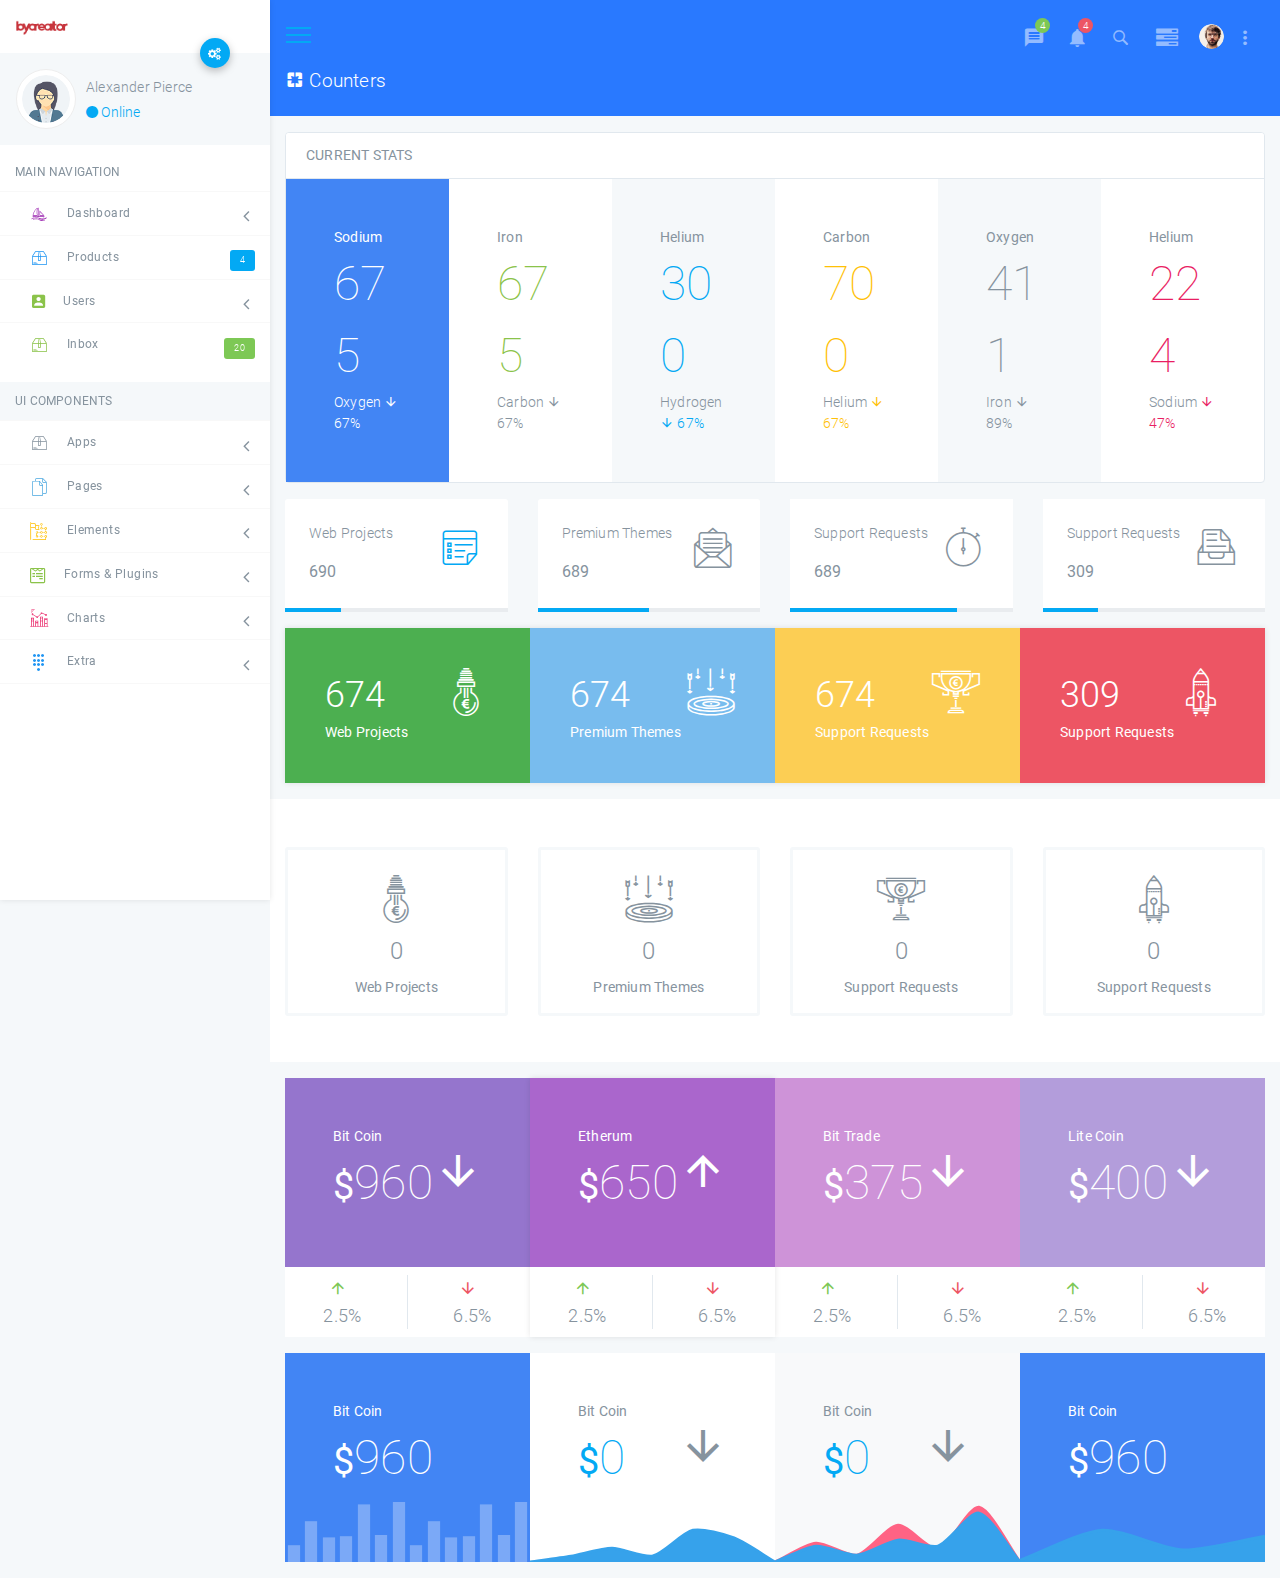
<file: panel-element-counters.html>
<!DOCTYPE html>
<html lang="zxx">
<head>
    <meta charset="utf-8">
    <meta name="viewport" content="width=device-width, initial-scale=1, shrink-to-fit=no">
    <meta name="description" content="">
    <meta name="author" content="">
    <link rel="icon" href="assets/img/basic/favicon.ico" type="image/x-icon">
    <title>Paper</title>
    <!-- CSS -->
    <link rel="stylesheet" href="assets/css/app.css">
    <style>
        .loader {
            position: fixed;
            left: 0;
            top: 0;
            width: 100%;
            height: 100%;
            background-color: #F5F8FA;
            z-index: 9998;
            text-align: center;
        }

        .plane-container {
            position: absolute;
            top: 50%;
            left: 50%;
        }
    </style>
</head>
<body class="light">
<!-- Pre loader -->
<div id="loader" class="loader">
    <div class="plane-container">
        <div class="preloader-wrapper small active">
            <div class="spinner-layer spinner-blue">
                <div class="circle-clipper left">
                    <div class="circle"></div>
                </div><div class="gap-patch">
                <div class="circle"></div>
            </div><div class="circle-clipper right">
                <div class="circle"></div>
            </div>
            </div>

            <div class="spinner-layer spinner-red">
                <div class="circle-clipper left">
                    <div class="circle"></div>
                </div><div class="gap-patch">
                <div class="circle"></div>
            </div><div class="circle-clipper right">
                <div class="circle"></div>
            </div>
            </div>

            <div class="spinner-layer spinner-yellow">
                <div class="circle-clipper left">
                    <div class="circle"></div>
                </div><div class="gap-patch">
                <div class="circle"></div>
            </div><div class="circle-clipper right">
                <div class="circle"></div>
            </div>
            </div>

            <div class="spinner-layer spinner-green">
                <div class="circle-clipper left">
                    <div class="circle"></div>
                </div><div class="gap-patch">
                <div class="circle"></div>
            </div><div class="circle-clipper right">
                <div class="circle"></div>
            </div>
            </div>
        </div>
    </div>
</div>
<div id="app">
<aside class="main-sidebar fixed offcanvas shadow">
    <section class="sidebar">
        <div class="w-80px mt-3 mb-3 ml-3">
            <img src="assets/img/basic/logo.png" alt="">
        </div>
        <div class="relative">
            <a data-toggle="collapse" href="#userSettingsCollapse" role="button" aria-expanded="false"
               aria-controls="userSettingsCollapse" class="btn-fab btn-fab-sm fab-right fab-top btn-primary shadow1 ">
                <i class="icon icon-cogs"></i>
            </a>
            <div class="user-panel p-3 light mb-2">
                <div>
                    <div class="float-left image">
                        <img class="user_avatar" src="assets/img/dummy/u2.png" alt="User Image">
                    </div>
                    <div class="float-left info">
                        <h6 class="font-weight-light mt-2 mb-1">Alexander Pierce</h6>
                        <a href="#"><i class="icon-circle text-primary blink"></i> Online</a>
                    </div>
                </div>
                <div class="clearfix"></div>
                <div class="collapse multi-collapse" id="userSettingsCollapse">
                    <div class="list-group mt-3 shadow">
                        <a href="index.html" class="list-group-item list-group-item-action ">
                            <i class="mr-2 icon-umbrella text-blue"></i>Profile
                        </a>
                        <a href="#" class="list-group-item list-group-item-action"><i
                                class="mr-2 icon-cogs text-yellow"></i>Settings</a>
                        <a href="#" class="list-group-item list-group-item-action"><i
                                class="mr-2 icon-security text-purple"></i>Change Password</a>
                    </div>
                </div>
            </div>
        </div>
        <ul class="sidebar-menu">
            <li class="header"><strong>MAIN NAVIGATION</strong></li>
            <li class="treeview"><a href="#">
                <i class="icon icon-sailing-boat-water purple-text s-18"></i> <span>Dashboard</span> <i
                    class="icon icon-angle-left s-18 pull-right"></i>
            </a>
                <ul class="treeview-menu">
                    <li><a href="index.html"><i class="icon icon-folder5"></i>Panel Dashboard 1</a>
                    </li>
                    <li><a href="panel-page-dashboard2.html"><i class="icon icon-folder5"></i>Panel Dashboard 2</a>
                    </li>
                    <li><a href="panel-page-dashboard3.html"><i class="icon icon-folder5"></i>Panel Dashboard 3</a>
                    </li>
                    <li><a href="panel-page-dashboard4.html"><i class="icon icon-folder5"></i>Panel Dashboard 4</a>
                    </li>
                    <li><a href="panel-page-dashboard5.html"><i class="icon icon-folder5"></i>Panel Dashboard 5</a>
                    </li>
                </ul>
            </li>
            <li class="treeview"><a href="#">
                <i class="icon icon icon-package blue-text s-18"></i>
                <span>Products</span>
                <span class="badge r-3 badge-primary pull-right">4</span>
            </a>
                <ul class="treeview-menu">
                    <li><a href="panel-page-products.html"><i class="icon icon-circle-o"></i>All Products</a>
                    </li>
                    <li><a href="panel-page-products-create.html"><i class="icon icon-add"></i>Add
                        New </a>
                    </li>
                </ul>
            </li>
            <li class="treeview"><a href="#"><i class="icon icon-account_box light-green-text s-18"></i>Users<i
                    class="icon icon-angle-left s-18 pull-right"></i></a>
                <ul class="treeview-menu">
                    <li><a href="panel-page-users.html"><i class="icon icon-circle-o"></i>All Users</a>
                    </li>
                    <li><a href="panel-page-users-create.html"><i class="icon icon-add"></i>Add User</a>
                    </li>
                    <li><a href="panel-page-profile.html"><i class="icon icon-user"></i>User Profile </a>
                    </li>
                </ul>
            </li>
            <li class="treeview no-b"><a href="#">
                <i class="icon icon-package light-green-text s-18"></i>
                <span>Inbox</span>
                <span class="badge r-3 badge-success pull-right">20</span>
            </a>
                <ul class="treeview-menu">
                    <li><a href="panel-page-inbox.html"><i class="icon icon-circle-o"></i>All Messages</a>
                    </li>
                    <li><a href="panel-page-inbox-create.html"><i class="icon icon-add"></i>Compose</a>
                    </li>
                </ul>
            </li>
            <li class="header light mt-3"><strong>UI COMPONENTS</strong></li>
            <li class="treeview ">
                <a href="#">
                    <i class="icon icon-package text-lime s-18"></i> <span>Apps</span>
                    <i class="icon icon-angle-left s-18 pull-right"></i>
                </a>
                <ul class="treeview-menu">
                    <li><a href="panel-page-chat.html"><i class="icon icon-circle-o"></i>Chat</a>
                    </li>
                    <li><a href="panel-page-calendar.html"><i class="icon icon-date_range"></i>Calender</a>
                    </li>
                    <li><a href="panel-page-calendar2.html"><i class="icon icon-date_range"></i>Calender 2</a>
                    </li>
                    <li><a href="panel-page-contacts.html"><i class="icon icon-circle-o"></i>Contacts</a>
                    </li>
                </ul>
            </li>
            <li class="treeview">
                <a href="#">
                    <i class="icon icon-documents3 text-blue s-18"></i> <span>Pages</span>
                    <i class="icon icon-angle-left s-18 pull-right"></i>
                </a>
                <ul class="treeview-menu">
                    <li><a href="#"><i class="icon icon-documents3"></i>Blank Pages<i
                            class="icon icon-angle-left s-18 pull-right"></i></a>
                        <ul class="treeview-menu">
                            <li><a href="panel-page-blank.html"><i class="icon icon-document"></i>Simple Blank</a>
                            </li>
                            <li><a href="panel-page-blank-tabs.html"><i class="icon icon-document"></i>Tabs Blank <i
                                    class="icon icon-angle-left s-18 pull-right"></i></a>
                            </li>
                        </ul>
                    </li>
                    <li><a href="#"><i class="icon icon-fingerprint text-green"></i>Auth Pages<i
                            class="icon icon-angle-left s-18 pull-right"></i></a>
                        <ul class="treeview-menu">
                            <li><a href="login.html"><i class="icon icon-document"></i>Login Page 1</a>
                            </li>
                            <li><a href="login-2.html"><i class="icon icon-document"></i>Login Page 2</a>
                            </li>
                            <li><a href="login-3.html"><i class="icon icon-document"></i>Login Page 3</a>
                            </li>
                            <li><a href="login-4.html"><i class="icon icon-document"></i>Login Page 4</a>
                            </li>
                        </ul>
                    </li>
                    <li><a href="#"><i class="icon icon-bug text-red"></i>Error Pages<i
                            class="icon icon-angle-left s-18 pull-right"></i></a>
                        <ul class="treeview-menu">
                            <li><a href="panel-page-404.html"><i class="icon icon-document"></i>404 Page</a>
                            </li>
                            <li><a href="panel-page-500.html"><i class="icon icon-document"></i>500 Page<i
                                    class="icon icon-angle-left s-18 pull-right"></i></a>
                            </li>
                            <li><a href="panel-page-error.html"><i class="icon icon-document"></i>420 Page<i
                                    class="icon icon-angle-left s-18 pull-right"></i></a>
                            </li>
                        </ul>
                    </li>
                    <li><a href="#"><i class="icon icon-documents3"></i>Other Pages<i
                            class="icon icon-angle-left s-18 pull-right"></i></a>
                        <ul class="treeview-menu">
                            <li><a href="panel-page-invoice.html"><i class="icon icon-document"></i>Invoice Page</a>
                            </li>
                            <li><a href="panel-page-no-posts.html"><i class="icon icon-document"></i>No Post Page</a>
                            </li>
                        </ul>
                    </li>
                </ul>
            </li>
            <li class="treeview">
                <a href="#">
                    <i class="icon icon-goals-1 amber-text s-18"></i> <span>Elements</span>
                    <i class="icon icon-angle-left s-18 pull-right"></i>
                </a>
                <ul class="treeview-menu">
                    <li><a href="panel-element-widgets.html">
                        <i class="icon icon-widgets amber-text s-14"></i> <span>Widgets</span>
                    </a>
                    </li>
                    <li><a href="panel-element-counters.html">
                        <i class="icon icon-filter_9_plus amber-text s-14"></i> <span>Counters</span>
                    </a>
                    <li><a href="panel-element-buttons.html">
                        <i class="icon icon-touch_app amber-text s-14"></i> <span>Buttons</span>
                    </a>
                    </li>
                    <li>
                        <a href="panel-element-typography.html">
                            <i class="icon icon-text-width amber-text s-14"></i> <span>Typography</span>
                        </a>
                    </li>
                    <li><a href="panel-element-tabels.html">
                        <i class="icon icon-table amber-text s-14"></i> <span>Tables</span>
                    </a>
                    </li>
                    <li><a href="panel-element-alerts.html">
                        <i class="icon icon-exclamation-circle amber-text s-14"></i> <span>Alerts</span>
                    </a>
                    </li>
                    <li><a href="panel-element-slider.html"><i class="icon icon-view_carousel amber-text s-14"></i>
                        <span>Slider</span></a></li>
                    <li><a href="panel-element-tabs.html"><i class="icon icon-folders2 amber-text s-14"></i>
                        <span>Tabs</span></a></li>
                    <li><a href="panel-element-progress-bars.html"><i class="icon icon-folders2 amber-text s-14"></i>
                        <span>Progress Bars</span></a></li>
                    <li><a href="panel-element-badges.html"><i class="icon icon-flag7 amber-text s-14"></i>
                        <span>Badges</span></a></li>
                    <li><a href="panel-element-preloaders.html"><i class="icon icon-data_usage amber-text s-14"></i>
                        <span>Preloaders</span></a></li>
                </ul>
            </li>
            <li class="treeview ">
                <a href="#">
                    <i class="icon icon-wpforms light-green-text s-18 "></i> <span>Forms & Plugins</span>
                    <i class="icon icon-angle-left s-18 pull-right"></i>
                </a>
                <ul class="treeview-menu">
                    <li><a href="panel-element-forms.html"><i class="icon icon-wpforms light-green-text"></i>Bootstrap
                        Inputs</a>
                    </li>
                    <li><a href="panel-element-editor.html"><i class="icon icon-pen2 light-green-text"></i>Editor</a>
                    </li>
                    <li><a href="panel-element-toast.html"><i
                            class="icon icon-notifications_active light-green-text"></i>Toasts</a>
                    </li>
                    <li><a href="panel-element-stepper.html"><i class="icon icon-burst_mode light-green-text"></i>Stepper</a>
                    </li>
                    <li><a href="panel-element-date-time-picker.html"><i
                            class="icon icon-date_range light-green-text"></i>Date Time Picker</a>
                    </li>
                    <li><a href="panel-element-color-picker.html"><i class="icon icon-adjust light-green-text"></i>Color
                        Picker</a>
                    </li>
                    <li><a href="panel-element-range-slider.html"><i class="icon icon-space_bar light-green-text"></i>Range
                        Slider</a>
                    </li>
                    <li><a href="panel-element-select2.html"><i
                            class="icon  icon-one-finger-click light-green-text"></i>Select 2</a>
                    </li>
                    <li><a href="panel-element-tags.html"><i class="icon  icon-tags3 light-green-text"></i>Tags</a>
                    </li>
                    <li><a href="panel-element-data-tables.html"><i class="icon icon-table light-green-text"></i>Data
                        Tables</a>
                    </li>
                </ul>
            </li>
            <li class="treeview"><a href="#">
                <i class="icon icon-bar-chart2 pink-text s-18"></i>
                <span>Charts</span>
                <i class="icon icon-angle-left s-18 pull-right"></i>
            </a>
                <ul class="treeview-menu">
                    <li>
                        <a href="panel-element-charts-js.html"><i class="icon icon-area-chart pink-text s-14"></i><span>Charts.Js</span></a>
                    </li>
                    <li>
                        <a href="panel-element-morris.html"><i class="icon icon-bubble_chart pink-text s-14"></i>Morris
                            Charts</a>
                    </li>
                    <li>
                        <a href="panel-element-echarts.html">
                            <i class="icon icon-bar-chart-o pink-text s-14"></i>Echarts</a>
                    </li>
                    <li>
                        <a href="panel-element-easy-pie-charts.html">
                            <i class="icon icon-area-chart pink-text s-14"></i>Easy Pie Charts</a>
                    </li>
                    <li>
                        <a href="panel-element-jqvmap.html">
                            <i class="icon icon-map pink-text s-14"></i>Jqvmap</a>
                    </li>
                    <li>
                        <a href="panel-element-sparklines.html">
                            <i class="icon icon-line-chart2 pink-text s-14"></i>Sparklines</a>
                    </li>
                    <li>
                        <a href="panel-element-float.html">
                            <i class="icon icon-pie-chart pink-text s-14"></i>Float Charts</a>
                    </li>
                </ul>
            </li>
            <li class="treeview"><a href="#">
                <i class="icon icon-dialpad blue-text  s-18"></i>
                <span>Extra</span>
                <i class="icon icon-angle-left s-18 pull-right"></i>
            </a>
                <ul class="treeview-menu">
                    <li>
                        <a href="panel-element-letters.html">
                            <i class="icon icon-brightness_auto light-blue-text s-14"></i>
                            <span>Avatar Placeholders</span>
                        </a>
                    </li>
                    <li>
                        <a href="panel-element-icons.html">
                            <i class="icon icon-camera2 light-blue-text s-14"></i> <span>Icons</span>
                        </a>
                    </li>
                    <li><a href="panel-element-colors.html">
                        <i class="icon icon-palette light-blue-text s-14"></i> <span>Colors</span>
                    </a>
                    </li>
                </ul>
            </li>
        </ul>
    </section>
</aside>
<!--Sidebar End-->
<div class="has-sidebar-left">
    <div class="pos-f-t">
    <div class="collapse" id="navbarToggleExternalContent">
        <div class="bg-dark pt-2 pb-2 pl-4 pr-2">
            <div class="search-bar">
                <input class="transparent s-24 text-white b-0 font-weight-lighter w-128 height-50" type="text"
                       placeholder="start typing...">
            </div>
            <a href="#" data-toggle="collapse" data-target="#navbarToggleExternalContent" aria-expanded="false"
               aria-label="Toggle navigation" class="paper-nav-toggle paper-nav-white active "><i></i></a>
        </div>
    </div>
</div>
    <div class="sticky">
        <div class="navbar navbar-expand navbar-dark d-flex justify-content-between bd-navbar blue accent-3">
            <div class="relative">
                <a href="#" data-toggle="offcanvas" class="paper-nav-toggle pp-nav-toggle">
                    <i></i>
                </a>
            </div>
            <!--Top Menu Start -->
<div class="navbar-custom-menu p-t-10">
    <ul class="nav navbar-nav">
        <!-- Messages-->
        <li class="dropdown custom-dropdown messages-menu">
            <a href="#" class="nav-link" data-toggle="dropdown">
                <i class="icon-message "></i>
                <span class="badge badge-success badge-mini rounded-circle">4</span>
            </a>
            <ul class="dropdown-menu">
                <li>
                    <!-- inner menu: contains the actual data -->
                    <ul class="menu pl-2 pr-2">
                        <!-- start message -->
                        <li>
                            <a href="#">
                                <div class="avatar float-left">
                                    <img src="assets/img/dummy/u4.png" alt="">
                                    <span class="avatar-badge busy"></span>
                                </div>
                                <h4>
                                    Support Team
                                    <small><i class="icon icon-clock-o"></i> 5 mins</small>
                                </h4>
                                <p>Why not buy a new awesome theme?</p>
                            </a>
                        </li>
                        <!-- end message -->
                        <!-- start message -->
                        <li>
                            <a href="#">
                                <div class="avatar float-left">
                                    <img src="assets/img/dummy/u1.png" alt="">
                                    <span class="avatar-badge online"></span>
                                </div>
                                <h4>
                                    Support Team
                                    <small><i class="icon icon-clock-o"></i> 5 mins</small>
                                </h4>
                                <p>Why not buy a new awesome theme?</p>
                            </a>
                        </li>
                        <!-- end message -->
                        <!-- start message -->
                        <li>
                            <a href="#">
                                <div class="avatar float-left">
                                    <img src="assets/img/dummy/u2.png" alt="">
                                    <span class="avatar-badge idle"></span>
                                </div>
                                <h4>
                                    Support Team
                                    <small><i class="icon icon-clock-o"></i> 5 mins</small>
                                </h4>
                                <p>Why not buy a new awesome theme?</p>
                            </a>
                        </li>
                        <!-- end message -->
                        <!-- start message -->
                        <li>
                            <a href="#">
                                <div class="avatar float-left">
                                    <img src="assets/img/dummy/u3.png" alt="">
                                    <span class="avatar-badge busy"></span>
                                </div>
                                <h4>
                                    Support Team
                                    <small><i class="icon icon-clock-o"></i> 5 mins</small>
                                </h4>
                                <p>Why not buy a new awesome theme?</p>
                            </a>
                        </li>
                        <!-- end message -->
                    </ul>
                </li>
                <li class="footer s-12 p-2 text-center"><a href="#">See All Messages</a></li>
            </ul>
        </li>
        <!-- Notifications -->
        <li class="dropdown custom-dropdown notifications-menu">
            <a href="#" class=" nav-link" data-toggle="dropdown" aria-expanded="false">
                <i class="icon-notifications "></i>
                <span class="badge badge-danger badge-mini rounded-circle">4</span>
            </a>
            <ul class="dropdown-menu">
                <li class="header">You have 10 notifications</li>
                <li>
                    <!-- inner menu: contains the actual data -->
                    <ul class="menu">
                        <li>
                            <a href="#">
                                <i class="icon icon-data_usage text-success"></i> 5 new members joined today
                            </a>
                        </li>
                        <li>
                            <a href="#">
                                <i class="icon icon-data_usage text-danger"></i> 5 new members joined today
                            </a>
                        </li>
                        <li>
                            <a href="#">
                                <i class="icon icon-data_usage text-yellow"></i> 5 new members joined today
                            </a>
                        </li>
                    </ul>
                </li>
                <li class="footer p-2 text-center"><a href="#">View all</a></li>
            </ul>
        </li>
        <li>
            <a class="nav-link " data-toggle="collapse" data-target="#navbarToggleExternalContent"
               aria-controls="navbarToggleExternalContent"
               aria-expanded="false" aria-label="Toggle navigation">
                <i class=" icon-search3 "></i>
            </a>
        </li>
        <!-- Right Sidebar Toggle Button -->
        <li>
            <a class="nav-link ml-2" data-toggle="control-sidebar">
                <i class="icon-tasks "></i>
            </a>
        </li>
        <!-- User Account-->
        <li class="dropdown custom-dropdown user user-menu">
            <a href="#" class="nav-link" data-toggle="dropdown">
                <img src="assets/img/dummy/u8.png" class="user-image" alt="User Image">
                <i class="icon-more_vert "></i>
            </a>
            <div class="dropdown-menu p-4">
                <div class="row box justify-content-between my-4">
                    <div class="col">
                        <a href="#">
                            <i class="icon-apps purple lighten-2 avatar  r-5"></i>
                            <div class="pt-1">Apps</div>
                        </a>
                    </div>
                    <div class="col"><a href="#">
                        <i class="icon-beach_access pink lighten-1 avatar  r-5"></i>
                        <div class="pt-1">Profile</div>
                    </a></div>
                    <div class="col">
                        <a href="#">
                            <i class="icon-perm_data_setting indigo lighten-2 avatar  r-5"></i>
                            <div class="pt-1">Settings</div>
                        </a>
                    </div>
                </div>
                <div class="row box justify-content-between my-4">
                    <div class="col">
                        <a href="#">
                            <i class="icon-star light-green lighten-1 avatar  r-5"></i>
                            <div class="pt-1">Favourites</div>
                        </a>
                    </div>
                    <div class="col">
                        <a href="#">
                            <i class="icon-save2 orange accent-1 avatar  r-5"></i>
                            <div class="pt-1">Saved</div>
                        </a>
                    </div>
                    <div class="col">
                        <a href="#">
                            <i class="icon-perm_data_setting grey darken-3 avatar  r-5"></i>
                            <div class="pt-1">Settings</div>
                        </a>
                    </div>
                </div>
                <hr>
                <div class="row box justify-content-between my-4">
                    <div class="col">
                        <a href="#">
                            <i class="icon-apps purple lighten-2 avatar  r-5"></i>
                            <div class="pt-1">Apps</div>
                        </a>
                    </div>
                    <div class="col"><a href="#">
                        <i class="icon-beach_access pink lighten-1 avatar  r-5"></i>
                        <div class="pt-1">Profile</div>
                    </a></div>
                    <div class="col">
                        <a href="#">
                            <i class="icon-perm_data_setting indigo lighten-2 avatar  r-5"></i>
                            <div class="pt-1">Settings</div>
                        </a>
                    </div>
                </div>
            </div>
        </li>
    </ul>
</div>
        </div>
    </div>
</div>
<div class="page has-sidebar-left">
    <header class="blue accent-3 relative nav-sticky">
        <div class="container-fluid text-white">
            <div class="row pb-3">
                <div class="col">
                    <h4>
                        <i class="icon-pages"></i>
                        Counters
                    </h4>
                </div>
            </div>
        </div>
    </header>
    <div class="container-fluid">
        <!--Style Start 1-->
        <div class="row my-3">
            <div class="col-md-12">
                <div class="card">
                    <div class="card-header white">
                        <strong> CURRENT STATS </strong>
                    </div>
                    <div class="card-body p-0">
                        <div class="row no-gutters">
                            <div class="col-md-2">
                                <div class="p-5 bg-primary text-white">
                                    <h5 class="font-weight-normal s-14">Sodium</h5>
                                    <span class="s-48 font-weight-lighter text-primary">675</span>
                                    <div> Oxygen
                                        <span class="text-primary">
                                            <i class="icon icon-arrow_downward"></i> 67%</span>
                                    </div>
                                </div>
                            </div>
                            <div class="col-md-2">
                                <div class="p-5">
                                    <h5 class="font-weight-normal s-14">Iron</h5>
                                    <span class="s-48 font-weight-lighter light-green-text">675</span>
                                    <div> Carbon
                                        <span class="text-light-green">
                                            <i class="icon icon-arrow_downward"></i> 67%</span>
                                    </div>
                                </div>
                            </div>
                            <div class="col-md-2">
                                <div class="p-5 light">
                                    <h5 class="font-weight-normal s-14">Helium</h5>
                                    <span class="s-48 font-weight-lighter text-primary">300</span>
                                    <div> Hydrogen
                                        <span class="text-primary">
                                            <i class="icon icon-arrow_downward"></i> 67%</span>
                                    </div>
                                </div>
                            </div>
                            <div class="col-md-2">
                                <div class="p-5">
                                    <h5 class="font-weight-normal s-14">Carbon</h5>
                                    <span class="s-48 font-weight-lighter amber-text">700</span>
                                    <div> Helium
                                        <span class="amber-text">
                                            <i class="icon icon-arrow_downward"></i> 67%</span>
                                    </div>
                                </div>
                            </div>
                            <div class="col-md-2">
                                <div class="p-5 light">
                                    <h5 class="font-weight-normal s-14">Oxygen</h5>
                                    <span class="s-48 font-weight-lighter text-indigo">411</span>
                                    <div> Iron
                                        <span class="text-indigo">
                                            <i class="icon icon-arrow_downward"></i> 89%</span>
                                    </div>
                                </div>
                            </div>
                            <div class="col-md-2">
                                <div class="p-5">
                                    <h5 class="font-weight-normal s-14">Helium</h5>
                                    <span class="s-48 font-weight-lighter pink-text">224</span>
                                    <div> Sodium
                                        <span class="pink-text">
                                            <i class="icon icon-arrow_downward"></i> 47%</span>
                                    </div>
                                </div>
                            </div>

                        </div>
                    </div>
                </div>
            </div>



        </div>
        <!--Style End 1-->
        <!--Style Start 2-->
        <div class="row my-3">
            <div class="col-lg-3">
                <div class="counter-box white r-3">
                    <div class="p-4">
                        <div class="float-right">
                            <span class="icon icon-note-list text-light-blue s-48"></span>
                        </div>
                        <div class="counter-title">Web Projects</div>
                        <h5 class="sc-counter mt-3">1228</h5>
                    </div>
                    <div class="progress progress-xs r-0">
                        <div class="progress-bar" role="progressbar" style="width: 25%;" aria-valuenow="25" aria-valuemin="0" aria-valuemax="128"></div>
                    </div>
                </div>
            </div>
            <div class="col-lg-3">
                <div class="counter-box white r-3">
                    <div class="p-4">
                        <div class="float-right">
                            <span class="icon icon-mail-envelope-open s-48"></span>
                        </div>
                        <div class="counter-title ">Premium Themes</div>
                        <h5 class="sc-counter mt-3">1228</h5>
                    </div>
                    <div class="progress progress-xs r-0">
                        <div class="progress-bar" role="progressbar" style="width: 50%;" aria-valuenow="25" aria-valuemin="0" aria-valuemax="128"></div>
                    </div>
                </div>
            </div>
            <div class="col-lg-3">
                <div class="white counter-box">
                    <div class="p-4">
                        <div class="float-right">
                            <span class="icon icon-stop-watch3 s-48"></span>
                        </div>
                        <div class="counter-title">Support Requests</div>
                        <h5 class="sc-counter mt-3">1228</h5>
                    </div>
                    <div class="progress progress-xs r-0">
                        <div class="progress-bar" role="progressbar" style="width: 75%;" aria-valuenow="25" aria-valuemin="0" aria-valuemax="128"></div>
                    </div>
                </div>
            </div>
            <div class="col-lg-3">
                <div class="white counter-box">
                    <div class="p-4">
                        <div class="float-right">
                            <span class="icon icon-inbox-document-text s-48"></span>
                        </div>
                        <div class="counter-title">Support Requests</div>
                        <h5 class="sc-counter mt-3">550</h5>
                    </div>
                    <div class="progress progress-xs r-0">
                        <div class="progress-bar" role="progressbar" style="width: 25%;" aria-valuenow="25" aria-valuemin="0" aria-valuemax="128"></div>
                    </div>
                </div>
            </div>
        </div>
        <!--Style End 2-->

        <!--Style Start 3-->
        <div class="row text-white no-gutters no-m shadow">
            <div class="col-lg-3">
                <div class="green counter-box p-40">
                    <div class="float-right">
                        <span class="icon icon-light-bulb s-48"></span>
                    </div>
                    <div class="sc-counter s-36">1200</div>
                    <h6 class="counter-title">Web Projects</h6>
                </div>
            </div>
            <div class="col-lg-3">
                <div class="blue1 counter-box p-40">
                    <div class="float-right">
                        <span class="icon icon-target-12 s-48"></span>
                    </div>
                    <div class="sc-counter s-36">1200</div>
                    <h6 class="counter-title">Premium Themes</h6>
                </div>
            </div>
            <div class="col-lg-3">
                <div class="sunfollower counter-box p-40">
                    <div class="float-right">
                        <span class="icon icon-trophy7 s-48"></span>
                    </div>
                    <div class="sc-counter s-36">1200</div>
                    <h6 class="counter-title">Support Requests</h6>
                </div>
            </div>
            <div class="col-lg-3">
                <div class="strawberry counter-box p-40">
                    <div class="float-right">
                        <span class="icon icon-startup s-48"></span>
                    </div>
                    <div class="sc-counter s-36">550</div>
                    <h6 class="counter-title">Support Requests</h6>
                </div>
            </div>
        </div>
        <!--Style End 3-->

        <!--Style Start 4-->
        <div class="row my-3 pt-5 pb-3 white">
            <div class="col-lg-3">
                <div class="paper-block counter-box  text-center">
                    <div class="p-t-b-10">
                        <span class="icon icon-light-bulb  s-48"></span>
                    </div>
                    <div class="sc-counter s-24">1200</div>
                    <h6 class="mt-2">Web Projects</h6>
                </div>
            </div>
            <div class="col-lg-3">
                <div class="paper-block counter-box text-center">
                    <div class="p-t-b-10">
                        <span class="icon icon-target-12 s-48"></span>
                    </div>
                    <div class="sc-counter s-24">1200</div>
                    <h6 class="mt-2">Premium Themes</h6>
                </div>
            </div>
            <div class="col-lg-3">
                <div class="paper-block counter-box text-center">
                    <div class="p-t-b-10">
                        <span class="icon icon-trophy7 s-48"></span>
                    </div>
                    <div class="sc-counter s-24">1200</div>
                    <h6 class="mt-2">Support Requests</h6>
                </div>
            </div>
            <div class="col-lg-3">
                <div class="paper-block counter-box text-center">
                    <div class="p-t-b-10">
                        <span class="icon icon-startup s-48"></span>
                    </div>
                    <div class="sc-counter s-24">550</div>
                    <h6 class="mt-2">Support Requests</h6>
                </div>
            </div>
        </div>
        <!--Style End 4-->

         <!--Style Start 1-->
        <div class="row no-gutters my-3 white">
            <div class="col-md-3">
                <div class="p-5 deep-purple lighten-2 text-white">
                        <h5 class="font-weight-normal s-14">Bit Coin</h5>
                        <span class="s-48 font-weight-lighter text-primary"><small>$</small>960</span>
                        <div class="float-right">
                                <span class="icon icon-arrow_downward s-48"></span>
                            </div>
                    </div>
                    <div class="row p-2 s-18 text-center">
                        <div class="col-6 b-r"> 
                            <i class="icon icon-arrow_upward text-success mr-2"></i><div>2.5%</div>
                        </div>
                        <div class="col-6"> 
                                <i class="icon icon-arrow_downward text-danger mr-2"></i> <div>6.5%</div>
                        </div>
                    </div>
                </div>

                <div class="col-md-3 shadow">
                        <div class="p-5 bg-secondary text-white">
                                <h5 class="font-weight-normal s-14">Etherum</h5>
                                <span class="s-48 font-weight-lighter text-primary"><small>$</small>650</span>
                                <div class="float-right">
                                        <span class="icon icon-arrow_upward s-48"></span>
                                    </div>
                            </div>
                            <div class="row p-2 s-18 text-center">
                                <div class="col-6 b-r"> 
                                    <i class="icon icon-arrow_upward text-success mr-2"></i><div>2.5%</div>
                                </div>
                                <div class="col-6"> 
                                        <i class="icon icon-arrow_downward text-danger mr-2"></i> <div>6.5%</div>
                                </div>
                            </div>
                        </div>
                         

                <div class="col-md-3">
                        <div class="p-5 purple lighten-3 text-white">
                                <h5 class="font-weight-normal s-14">Bit Trade</h5>
                                <span class="s-48 font-weight-lighter text-primary"><small>$</small>375</span>
                                <div class="float-right">
                                        <span class="icon icon-arrow_downward s-48"></span>
                                    </div>
                            </div>
                            <div class="row p-2 s-18 text-center">
                                <div class="col-6 b-r"> 
                                    <i class="icon icon-arrow_upward text-success mr-2"></i><div>2.5%</div>
                                </div>
                                <div class="col-6"> 
                                        <i class="icon icon-arrow_downward text-danger mr-2"></i> <div>6.5%</div>
                                </div>
                            </div>
                        </div>

                <div class="col-md-3">
                        <div class="p-5  deep-purple lighten-3 text-white">
                                <h5 class="font-weight-normal s-14">Lite Coin</h5>
                                <span class="s-48 font-weight-lighter text-primary"><small>$</small>400</span>
                                <div class="float-right">
                                        <span class="icon icon-arrow_downward s-48"></span>
                                    </div>
                            </div>
                            <div class="row p-2 s-18 text-center">
                                <div class="col-6 b-r"> 
                                    <i class="icon icon-arrow_upward text-success mr-2"></i><div>2.5%</div>
                                </div>
                                <div class="col-6"> 
                                        <i class="icon icon-arrow_downward text-danger mr-2"></i> <div>6.5%</div>
                                </div>
                            </div>
                        </div>
            
        </div>

        <div class="row no-gutters my-3 white">
                <div class="col-md-3">
                    <div class="bg-primary text-white lighten-2">
                        <div class="pt-5 pb-2 pl-5 pr-5">
                            <h5 class="font-weight-normal s-14">Bit Coin</h5>
                            <span class="s-48 font-weight-lighter text-primary"><small>$</small>960</span>
                            <div class="float-right">
                                <span class="icon icon-chart s-48"></span>
                            </div>
                        </div>
                        <canvas width="378" height="94"
                            data-chart="spark"
                            data-chart-type="bar"
                            data-dataset="[[28,68,41,43,96,45,100,28,68,41,43,96,45,100]]"
                            data-labels="['a','b','c','d','e','f','g','h','i','j','k','l','m','n']"
                         >
                        </canvas>
                    </div>
                </div>

                <div class="col-md-3">
                    <div class="lighten-2">
                        <div class="pt-5 pb-2 pl-5 pr-5">
                            <h5 class="font-weight-normal s-14">Bit Coin</h5>
                            <span class="s-48 font-weight-lighter text-primary"><small>$</small><span class="sc-counter">960</span></span>
                            <div class="float-right">
                                <span class="icon icon-arrow_downward s-48"></span>
                            </div>
                        </div>
                        <canvas  width="378" height="94"
                            data-chart="spark"
                            data-chart-type="line"
                            data-dataset="[[0,95,228,100,528,400,0]]"
                            data-labels="['Blue','Yellow','Green','Purple','Orange','Red','Indigo']" 
                            data-dataset-options="[
                            { borderColor:  'rgba(54, 162, 235, 1)', backgroundColor: 'rgba(54, 162, 235,1)'},
                            ]"
                            >
                        </canvas>
                    </div>
                </div>
                <div class="col-md-3">
                    <div class="lighten-2 bg-light">
                        <div class="pt-5 pb-2 pl-5 pr-5">
                            <h5 class="font-weight-normal s-14">Bit Coin</h5>
                            <span class="s-48 font-weight-lighter text-primary"><small>$</small><span class="sc-counter">960</span></span>
                            <div class="float-right">
                                <span class="icon icon-arrow_downward s-48"></span>
                            </div>
                        </div>
                        <canvas  width="378" height="94"
                            data-chart="spark"
                            data-chart-type="line"
                            data-dataset="[
                            [0,528,228,728,528,1628,0],
                            [0,628,228,1228,428,1828,0],
                            ]"
                            data-labels="['Blue','Yellow','Green','Purple','Orange','Red','Indigo']" data-dataset-options="[
                            { borderColor:  'rgba(54, 162, 235, 1)', backgroundColor: 'rgba(54, 162, 235,1)'},
                            { borderColor:  'rgba(255,99,132,1)', backgroundColor: 'rgba(255, 99, 132, 1)' }

                            ]"
                            style="width: 189px; height: 47px;">
                        </canvas>
                    </div>
                </div>

                <div class="col-md-3">
                    <div class="bg-primary text-white lighten-2">
                        <div class="pt-5 pb-2 pl-5 pr-5">
                            <h5 class="font-weight-normal s-14">Bit Coin</h5>
                            <span class="s-48 font-weight-lighter text-primary"><small>$</small>960</span>
                            <div class="float-right">
                                <span class="icon icon-chart s-48"></span>
                            </div>
                        </div>
                        <canvas width="378" height="94"
                            data-chart="spark"
                            data-chart-type="line"
                            data-dataset="[[28,530,200,430]]"
                            data-labels="['a','b','c','d']"
                            data-dataset-options="[
                            { borderColor:  'rgba(54, 162, 235, 1)', backgroundColor: 'rgba(54, 162, 235,1)'},
                            ]"
                         >
                        </canvas>
                    </div>
                </div>

                
            </div>
  
    </div>
</div>
<!-- Right Sidebar -->
<aside class="control-sidebar fixed white ">
    <div class="slimScroll">
        <div class="sidebar-header">
            <h4>Activity List</h4>
            <a href="#" data-toggle="control-sidebar" class="paper-nav-toggle  active"><i></i></a>
        </div>
        <div class="p-3">
            <div>
                <div class="my-3">
                    <small>25% Complete</small>
                    <div class="progress" style="height: 3px;">
                        <div class="progress-bar bg-success" role="progressbar" style="width: 25%;" aria-valuenow="25"
                             aria-valuemin="0" aria-valuemax="100"></div>
                    </div>
                </div>
                <div class="my-3">
                    <small>45% Complete</small>
                    <div class="progress" style="height: 3px;">
                        <div class="progress-bar bg-info" role="progressbar" style="width: 45%;" aria-valuenow="45"
                             aria-valuemin="0" aria-valuemax="100"></div>
                    </div>
                </div>
                <div class="my-3">
                    <small>60% Complete</small>
                    `
                    <div class="progress" style="height: 3px;">
                        <div class="progress-bar bg-warning" role="progressbar" style="width: 60%;" aria-valuenow="60"
                             aria-valuemin="0" aria-valuemax="100"></div>
                    </div>
                </div>
                <div class="my-3">
                    <small>75% Complete</small>
                    <div class="progress" style="height: 3px;">
                        <div class="progress-bar bg-danger" role="progressbar" style="width: 75%;" aria-valuenow="75"
                             aria-valuemin="0" aria-valuemax="100"></div>
                    </div>
                </div>
                <div class="my-3">
                    <small>100% Complete</small>
                    <div class="progress" style="height: 3px;">
                        <div class="progress-bar" role="progressbar" style="width: 100%;" aria-valuenow="100"
                             aria-valuemin="0" aria-valuemax="100"></div>
                    </div>
                </div>
            </div>
        </div>
        <div class="p-3 bg-primary text-white">
            <div class="row">
                <div class="col-md-6">
                    <h5 class="font-weight-normal s-14">Sodium</h5>
                    <span class="font-weight-lighter text-primary">Spark Bar</span>
                    <div> Oxygen
                        <span class="text-primary">
                                                    <i class="icon icon-arrow_downward"></i> 67%</span>
                    </div>
                </div>
                <div class="col-md-6">
                    <canvas width="100" height="70" data-chart="spark" data-chart-type="bar"
                            data-dataset="[[28,68,41,43,96,45,100,28,68,41,43,96,45,100,28,68,41,43,96,45,100,28,68,41,43,96,45,100]]"
                            data-labels="['a','b','c','d','e','f','g','h','i','j','k','l','m','n','a','b','c','d','e','f','g','h','i','j','k','l','m','n']">
                    </canvas>
                </div>
            </div>
        </div>
        <div class="table-responsive">
            <table id="recent-orders" class="table table-hover mb-0 ps-container ps-theme-default">
                <tbody>
                <tr>
                    <td>
                        <a href="#">INV-281281</a>
                    </td>
                    <td>
                        <span class="badge badge-success">Paid</span>
                    </td>
                    <td>$ 1228.28</td>
                </tr>
                <tr>
                    <td>
                        <a href="#">INV-01112</a>
                    </td>
                    <td>
                        <span class="badge badge-warning">Overdue</span>
                    </td>
                    <td>$ 5685.28</td>
                </tr>
                <tr>
                    <td>
                        <a href="#">INV-281012</a>
                    </td>
                    <td>
                        <span class="badge badge-success">Paid</span>
                    </td>
                    <td>$ 152.28</td>
                </tr>
                <tr>
                    <td>
                        <a href="#">INV-01112</a>
                    </td>
                    <td>
                        <span class="badge badge-warning">Overdue</span>
                    </td>
                    <td>$ 5685.28</td>
                </tr>
                <tr>
                    <td>
                        <a href="#">INV-281012</a>
                    </td>
                    <td>
                        <span class="badge badge-success">Paid</span>
                    </td>
                    <td>$ 152.28</td>
                </tr>
                </tbody>
            </table>
        </div>
        <div class="sidebar-header">
            <h4>Activity</h4>
            <a href="#" data-toggle="control-sidebar" class="paper-nav-toggle  active"><i></i></a>
        </div>
        <div class="p-4">
            <div class="activity-item activity-primary">
                <div class="activity-content">
                    <small class="text-muted">
                        <i class="icon icon-user position-left"></i> 5 mins ago
                    </small>
                    <p>Lorem ipsum dolor sit amet conse ctetur which ascing elit users.</p>
                </div>
            </div>
            <div class="activity-item activity-danger">
                <div class="activity-content">
                    <small class="text-muted">
                        <i class="icon icon-user position-left"></i> 8 mins ago
                    </small>
                    <p>Lorem ipsum dolor sit ametcon the sectetur that ascing elit users.</p>
                </div>
            </div>
            <div class="activity-item activity-success">
                <div class="activity-content">
                    <small class="text-muted">
                        <i class="icon icon-user position-left"></i> 10 mins ago
                    </small>
                    <p>Lorem ipsum dolor sit amet cons the ecte tur and adip ascing elit users.</p>
                </div>
            </div>
            <div class="activity-item activity-warning">
                <div class="activity-content">
                    <small class="text-muted">
                        <i class="icon icon-user position-left"></i> 12 mins ago
                    </small>
                    <p>Lorem ipsum dolor sit amet consec tetur adip ascing elit users.</p>
                </div>
            </div>
        </div>
    </div>
</aside>
<!-- /.right-sidebar -->
<!-- Add the sidebar's background. This div must be placed
         immediately after the control sidebar -->
<div class="control-sidebar-bg shadow white fixed"></div>
</div>
<!--/#app -->
<script src="assets/js/app.js"></script>
</body>
</html>
</file>
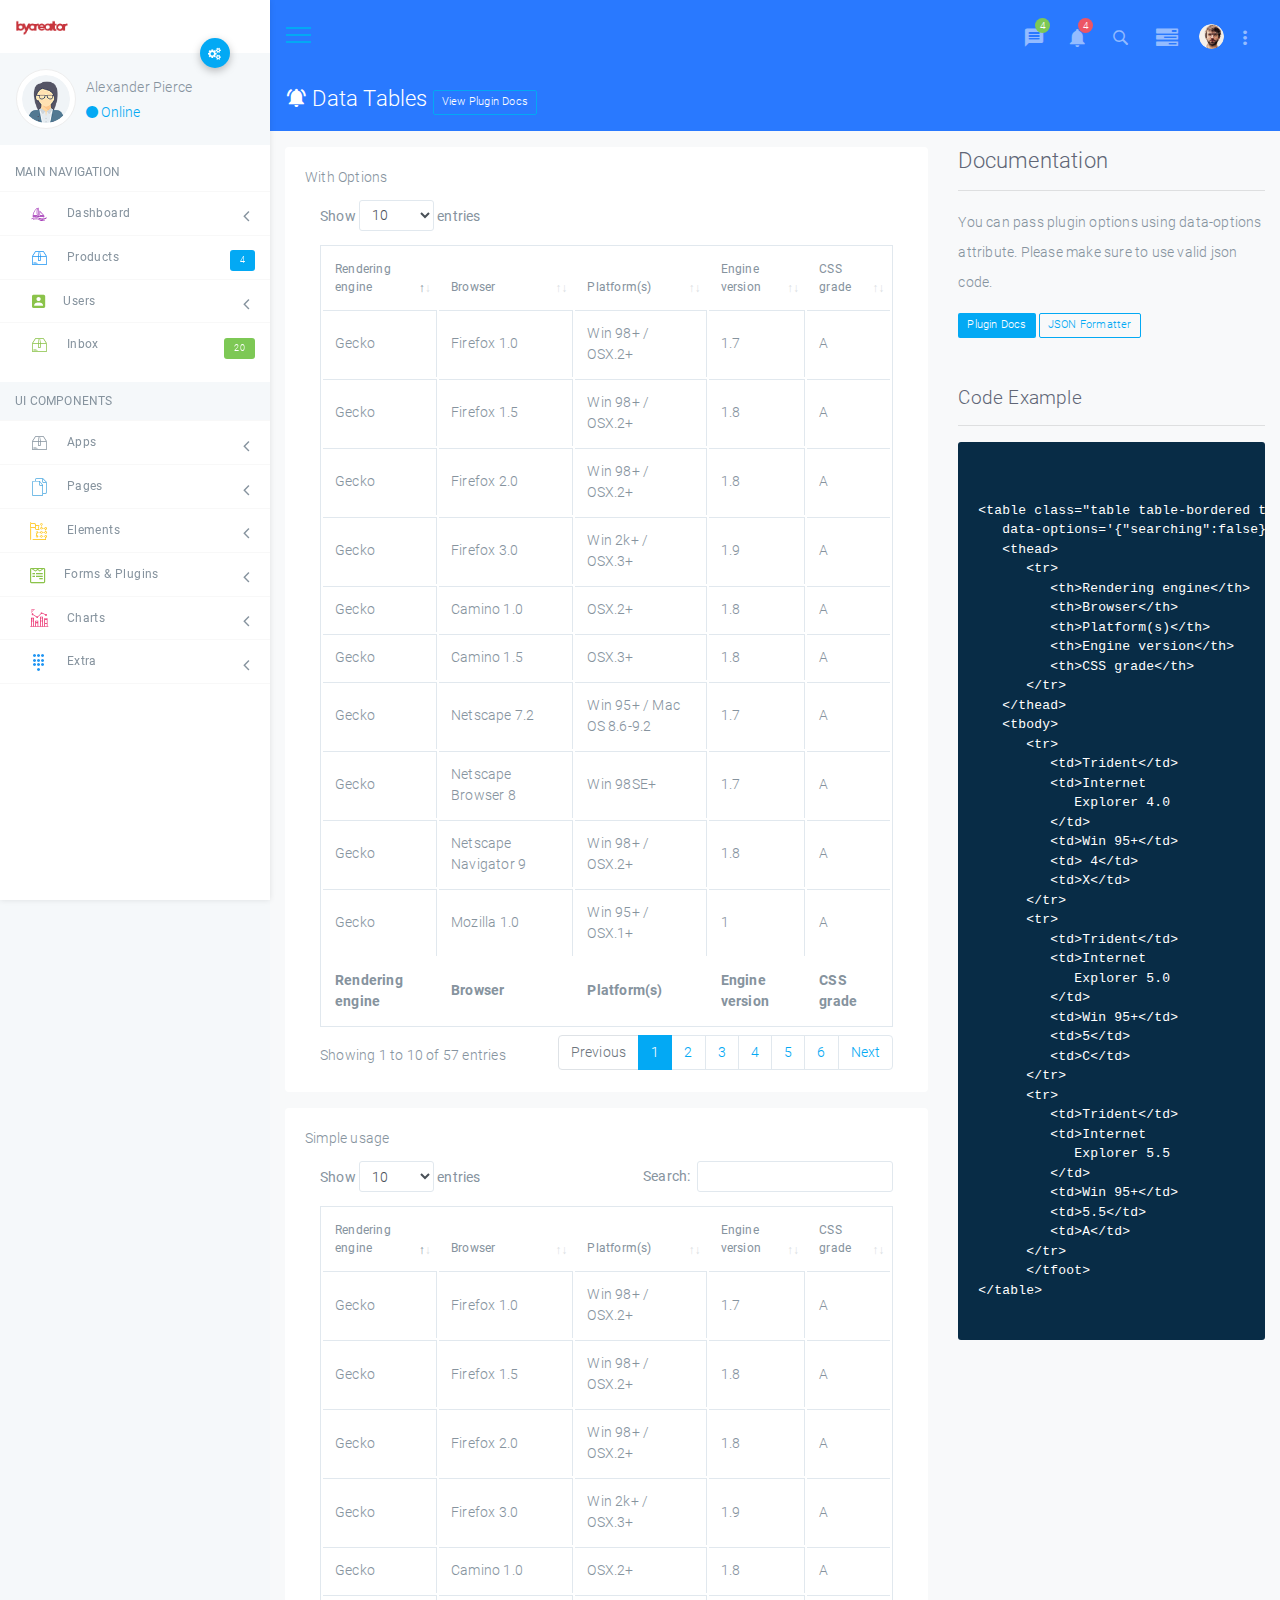
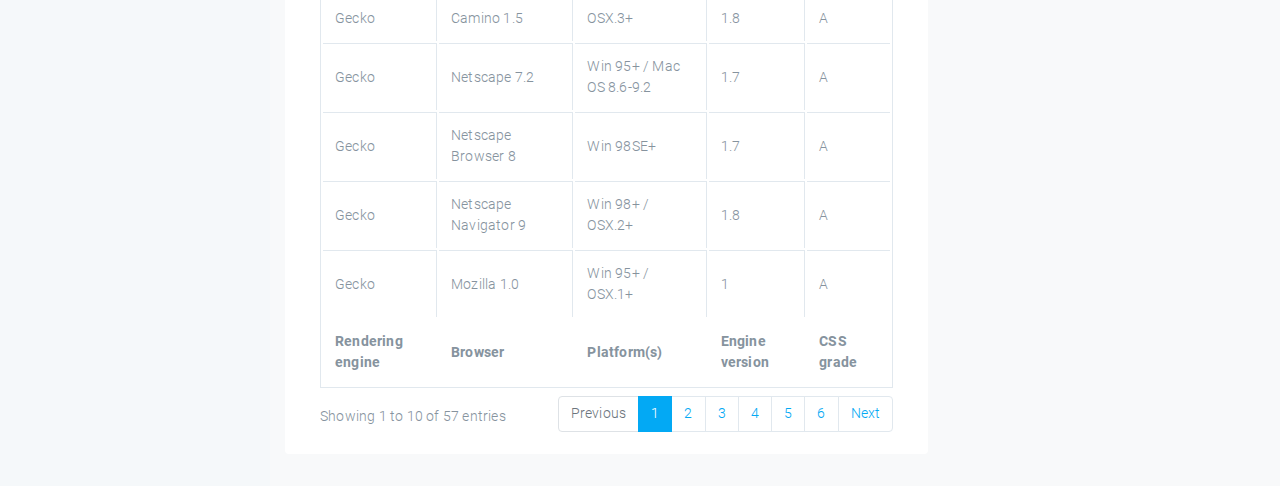
<file: panel-element-data-tables.html>
<!DOCTYPE html>
<html lang="zxx">
<head>
    <meta charset="utf-8">
    <meta name="viewport" content="width=device-width, initial-scale=1, shrink-to-fit=no">
    <meta name="description" content="">
    <meta name="author" content="">
    <link rel="icon" href="assets/img/basic/favicon.ico" type="image/x-icon">
    <title>Paper</title>
    <!-- CSS -->
    <link rel="stylesheet" href="assets/css/app.css">
    <style>
        .loader {
            position: fixed;
            left: 0;
            top: 0;
            width: 100%;
            height: 100%;
            background-color: #F5F8FA;
            z-index: 9998;
            text-align: center;
        }

        .plane-container {
            position: absolute;
            top: 50%;
            left: 50%;
        }
    </style>
</head>
<body class="light">
<!-- Pre loader -->
<div id="loader" class="loader">
    <div class="plane-container">
        <div class="preloader-wrapper small active">
            <div class="spinner-layer spinner-blue">
                <div class="circle-clipper left">
                    <div class="circle"></div>
                </div><div class="gap-patch">
                <div class="circle"></div>
            </div><div class="circle-clipper right">
                <div class="circle"></div>
            </div>
            </div>

            <div class="spinner-layer spinner-red">
                <div class="circle-clipper left">
                    <div class="circle"></div>
                </div><div class="gap-patch">
                <div class="circle"></div>
            </div><div class="circle-clipper right">
                <div class="circle"></div>
            </div>
            </div>

            <div class="spinner-layer spinner-yellow">
                <div class="circle-clipper left">
                    <div class="circle"></div>
                </div><div class="gap-patch">
                <div class="circle"></div>
            </div><div class="circle-clipper right">
                <div class="circle"></div>
            </div>
            </div>

            <div class="spinner-layer spinner-green">
                <div class="circle-clipper left">
                    <div class="circle"></div>
                </div><div class="gap-patch">
                <div class="circle"></div>
            </div><div class="circle-clipper right">
                <div class="circle"></div>
            </div>
            </div>
        </div>
    </div>
</div>
<div id="app">
<aside class="main-sidebar fixed offcanvas shadow">
    <section class="sidebar">
        <div class="w-80px mt-3 mb-3 ml-3">
            <img src="assets/img/basic/logo.png" alt="">
        </div>
        <div class="relative">
            <a data-toggle="collapse" href="#userSettingsCollapse" role="button" aria-expanded="false"
               aria-controls="userSettingsCollapse" class="btn-fab btn-fab-sm fab-right fab-top btn-primary shadow1 ">
                <i class="icon icon-cogs"></i>
            </a>
            <div class="user-panel p-3 light mb-2">
                <div>
                    <div class="float-left image">
                        <img class="user_avatar" src="assets/img/dummy/u2.png" alt="User Image">
                    </div>
                    <div class="float-left info">
                        <h6 class="font-weight-light mt-2 mb-1">Alexander Pierce</h6>
                        <a href="#"><i class="icon-circle text-primary blink"></i> Online</a>
                    </div>
                </div>
                <div class="clearfix"></div>
                <div class="collapse multi-collapse" id="userSettingsCollapse">
                    <div class="list-group mt-3 shadow">
                        <a href="index.html" class="list-group-item list-group-item-action ">
                            <i class="mr-2 icon-umbrella text-blue"></i>Profile
                        </a>
                        <a href="#" class="list-group-item list-group-item-action"><i
                                class="mr-2 icon-cogs text-yellow"></i>Settings</a>
                        <a href="#" class="list-group-item list-group-item-action"><i
                                class="mr-2 icon-security text-purple"></i>Change Password</a>
                    </div>
                </div>
            </div>
        </div>
        <ul class="sidebar-menu">
            <li class="header"><strong>MAIN NAVIGATION</strong></li>
            <li class="treeview"><a href="#">
                <i class="icon icon-sailing-boat-water purple-text s-18"></i> <span>Dashboard</span> <i
                    class="icon icon-angle-left s-18 pull-right"></i>
            </a>
                <ul class="treeview-menu">
                    <li><a href="index.html"><i class="icon icon-folder5"></i>Panel Dashboard 1</a>
                    </li>
                    <li><a href="panel-page-dashboard2.html"><i class="icon icon-folder5"></i>Panel Dashboard 2</a>
                    </li>
                    <li><a href="panel-page-dashboard3.html"><i class="icon icon-folder5"></i>Panel Dashboard 3</a>
                    </li>
                    <li><a href="panel-page-dashboard4.html"><i class="icon icon-folder5"></i>Panel Dashboard 4</a>
                    </li>
                    <li><a href="panel-page-dashboard5.html"><i class="icon icon-folder5"></i>Panel Dashboard 5</a>
                    </li>
                </ul>
            </li>
            <li class="treeview"><a href="#">
                <i class="icon icon icon-package blue-text s-18"></i>
                <span>Products</span>
                <span class="badge r-3 badge-primary pull-right">4</span>
            </a>
                <ul class="treeview-menu">
                    <li><a href="panel-page-products.html"><i class="icon icon-circle-o"></i>All Products</a>
                    </li>
                    <li><a href="panel-page-products-create.html"><i class="icon icon-add"></i>Add
                        New </a>
                    </li>
                </ul>
            </li>
            <li class="treeview"><a href="#"><i class="icon icon-account_box light-green-text s-18"></i>Users<i
                    class="icon icon-angle-left s-18 pull-right"></i></a>
                <ul class="treeview-menu">
                    <li><a href="panel-page-users.html"><i class="icon icon-circle-o"></i>All Users</a>
                    </li>
                    <li><a href="panel-page-users-create.html"><i class="icon icon-add"></i>Add User</a>
                    </li>
                    <li><a href="panel-page-profile.html"><i class="icon icon-user"></i>User Profile </a>
                    </li>
                </ul>
            </li>
            <li class="treeview no-b"><a href="#">
                <i class="icon icon-package light-green-text s-18"></i>
                <span>Inbox</span>
                <span class="badge r-3 badge-success pull-right">20</span>
            </a>
                <ul class="treeview-menu">
                    <li><a href="panel-page-inbox.html"><i class="icon icon-circle-o"></i>All Messages</a>
                    </li>
                    <li><a href="panel-page-inbox-create.html"><i class="icon icon-add"></i>Compose</a>
                    </li>
                </ul>
            </li>
            <li class="header light mt-3"><strong>UI COMPONENTS</strong></li>
            <li class="treeview ">
                <a href="#">
                    <i class="icon icon-package text-lime s-18"></i> <span>Apps</span>
                    <i class="icon icon-angle-left s-18 pull-right"></i>
                </a>
                <ul class="treeview-menu">
                    <li><a href="panel-page-chat.html"><i class="icon icon-circle-o"></i>Chat</a>
                    </li>
                    <li><a href="panel-page-calendar.html"><i class="icon icon-date_range"></i>Calender</a>
                    </li>
                    <li><a href="panel-page-calendar2.html"><i class="icon icon-date_range"></i>Calender 2</a>
                    </li>
                    <li><a href="panel-page-contacts.html"><i class="icon icon-circle-o"></i>Contacts</a>
                    </li>
                </ul>
            </li>
            <li class="treeview">
                <a href="#">
                    <i class="icon icon-documents3 text-blue s-18"></i> <span>Pages</span>
                    <i class="icon icon-angle-left s-18 pull-right"></i>
                </a>
                <ul class="treeview-menu">
                    <li><a href="#"><i class="icon icon-documents3"></i>Blank Pages<i
                            class="icon icon-angle-left s-18 pull-right"></i></a>
                        <ul class="treeview-menu">
                            <li><a href="panel-page-blank.html"><i class="icon icon-document"></i>Simple Blank</a>
                            </li>
                            <li><a href="panel-page-blank-tabs.html"><i class="icon icon-document"></i>Tabs Blank <i
                                    class="icon icon-angle-left s-18 pull-right"></i></a>
                            </li>
                        </ul>
                    </li>
                    <li><a href="#"><i class="icon icon-fingerprint text-green"></i>Auth Pages<i
                            class="icon icon-angle-left s-18 pull-right"></i></a>
                        <ul class="treeview-menu">
                            <li><a href="login.html"><i class="icon icon-document"></i>Login Page 1</a>
                            </li>
                            <li><a href="login-2.html"><i class="icon icon-document"></i>Login Page 2</a>
                            </li>
                            <li><a href="login-3.html"><i class="icon icon-document"></i>Login Page 3</a>
                            </li>
                            <li><a href="login-4.html"><i class="icon icon-document"></i>Login Page 4</a>
                            </li>
                        </ul>
                    </li>
                    <li><a href="#"><i class="icon icon-bug text-red"></i>Error Pages<i
                            class="icon icon-angle-left s-18 pull-right"></i></a>
                        <ul class="treeview-menu">
                            <li><a href="panel-page-404.html"><i class="icon icon-document"></i>404 Page</a>
                            </li>
                            <li><a href="panel-page-500.html"><i class="icon icon-document"></i>500 Page<i
                                    class="icon icon-angle-left s-18 pull-right"></i></a>
                            </li>
                            <li><a href="panel-page-error.html"><i class="icon icon-document"></i>420 Page<i
                                    class="icon icon-angle-left s-18 pull-right"></i></a>
                            </li>
                        </ul>
                    </li>
                    <li><a href="#"><i class="icon icon-documents3"></i>Other Pages<i
                            class="icon icon-angle-left s-18 pull-right"></i></a>
                        <ul class="treeview-menu">
                            <li><a href="panel-page-invoice.html"><i class="icon icon-document"></i>Invoice Page</a>
                            </li>
                            <li><a href="panel-page-no-posts.html"><i class="icon icon-document"></i>No Post Page</a>
                            </li>
                        </ul>
                    </li>
                </ul>
            </li>
            <li class="treeview">
                <a href="#">
                    <i class="icon icon-goals-1 amber-text s-18"></i> <span>Elements</span>
                    <i class="icon icon-angle-left s-18 pull-right"></i>
                </a>
                <ul class="treeview-menu">
                    <li><a href="panel-element-widgets.html">
                        <i class="icon icon-widgets amber-text s-14"></i> <span>Widgets</span>
                    </a>
                    </li>
                    <li><a href="panel-element-counters.html">
                        <i class="icon icon-filter_9_plus amber-text s-14"></i> <span>Counters</span>
                    </a>
                    <li><a href="panel-element-buttons.html">
                        <i class="icon icon-touch_app amber-text s-14"></i> <span>Buttons</span>
                    </a>
                    </li>
                    <li>
                        <a href="panel-element-typography.html">
                            <i class="icon icon-text-width amber-text s-14"></i> <span>Typography</span>
                        </a>
                    </li>
                    <li><a href="panel-element-tabels.html">
                        <i class="icon icon-table amber-text s-14"></i> <span>Tables</span>
                    </a>
                    </li>
                    <li><a href="panel-element-alerts.html">
                        <i class="icon icon-exclamation-circle amber-text s-14"></i> <span>Alerts</span>
                    </a>
                    </li>
                    <li><a href="panel-element-slider.html"><i class="icon icon-view_carousel amber-text s-14"></i>
                        <span>Slider</span></a></li>
                    <li><a href="panel-element-tabs.html"><i class="icon icon-folders2 amber-text s-14"></i>
                        <span>Tabs</span></a></li>
                    <li><a href="panel-element-progress-bars.html"><i class="icon icon-folders2 amber-text s-14"></i>
                        <span>Progress Bars</span></a></li>
                    <li><a href="panel-element-badges.html"><i class="icon icon-flag7 amber-text s-14"></i>
                        <span>Badges</span></a></li>
                    <li><a href="panel-element-preloaders.html"><i class="icon icon-data_usage amber-text s-14"></i>
                        <span>Preloaders</span></a></li>
                </ul>
            </li>
            <li class="treeview ">
                <a href="#">
                    <i class="icon icon-wpforms light-green-text s-18 "></i> <span>Forms & Plugins</span>
                    <i class="icon icon-angle-left s-18 pull-right"></i>
                </a>
                <ul class="treeview-menu">
                    <li><a href="panel-element-forms.html"><i class="icon icon-wpforms light-green-text"></i>Bootstrap
                        Inputs</a>
                    </li>
                    <li><a href="panel-element-editor.html"><i class="icon icon-pen2 light-green-text"></i>Editor</a>
                    </li>
                    <li><a href="panel-element-toast.html"><i
                            class="icon icon-notifications_active light-green-text"></i>Toasts</a>
                    </li>
                    <li><a href="panel-element-stepper.html"><i class="icon icon-burst_mode light-green-text"></i>Stepper</a>
                    </li>
                    <li><a href="panel-element-date-time-picker.html"><i
                            class="icon icon-date_range light-green-text"></i>Date Time Picker</a>
                    </li>
                    <li><a href="panel-element-color-picker.html"><i class="icon icon-adjust light-green-text"></i>Color
                        Picker</a>
                    </li>
                    <li><a href="panel-element-range-slider.html"><i class="icon icon-space_bar light-green-text"></i>Range
                        Slider</a>
                    </li>
                    <li><a href="panel-element-select2.html"><i
                            class="icon  icon-one-finger-click light-green-text"></i>Select 2</a>
                    </li>
                    <li><a href="panel-element-tags.html"><i class="icon  icon-tags3 light-green-text"></i>Tags</a>
                    </li>
                    <li><a href="panel-element-data-tables.html"><i class="icon icon-table light-green-text"></i>Data
                        Tables</a>
                    </li>
                </ul>
            </li>
            <li class="treeview"><a href="#">
                <i class="icon icon-bar-chart2 pink-text s-18"></i>
                <span>Charts</span>
                <i class="icon icon-angle-left s-18 pull-right"></i>
            </a>
                <ul class="treeview-menu">
                    <li>
                        <a href="panel-element-charts-js.html"><i class="icon icon-area-chart pink-text s-14"></i><span>Charts.Js</span></a>
                    </li>
                    <li>
                        <a href="panel-element-morris.html"><i class="icon icon-bubble_chart pink-text s-14"></i>Morris
                            Charts</a>
                    </li>
                    <li>
                        <a href="panel-element-echarts.html">
                            <i class="icon icon-bar-chart-o pink-text s-14"></i>Echarts</a>
                    </li>
                    <li>
                        <a href="panel-element-easy-pie-charts.html">
                            <i class="icon icon-area-chart pink-text s-14"></i>Easy Pie Charts</a>
                    </li>
                    <li>
                        <a href="panel-element-jqvmap.html">
                            <i class="icon icon-map pink-text s-14"></i>Jqvmap</a>
                    </li>
                    <li>
                        <a href="panel-element-sparklines.html">
                            <i class="icon icon-line-chart2 pink-text s-14"></i>Sparklines</a>
                    </li>
                    <li>
                        <a href="panel-element-float.html">
                            <i class="icon icon-pie-chart pink-text s-14"></i>Float Charts</a>
                    </li>
                </ul>
            </li>
            <li class="treeview"><a href="#">
                <i class="icon icon-dialpad blue-text  s-18"></i>
                <span>Extra</span>
                <i class="icon icon-angle-left s-18 pull-right"></i>
            </a>
                <ul class="treeview-menu">
                    <li>
                        <a href="panel-element-letters.html">
                            <i class="icon icon-brightness_auto light-blue-text s-14"></i>
                            <span>Avatar Placeholders</span>
                        </a>
                    </li>
                    <li>
                        <a href="panel-element-icons.html">
                            <i class="icon icon-camera2 light-blue-text s-14"></i> <span>Icons</span>
                        </a>
                    </li>
                    <li><a href="panel-element-colors.html">
                        <i class="icon icon-palette light-blue-text s-14"></i> <span>Colors</span>
                    </a>
                    </li>
                </ul>
            </li>
        </ul>
    </section>
</aside>
<!--Sidebar End-->
<div class="has-sidebar-left">
    <div class="pos-f-t">
    <div class="collapse" id="navbarToggleExternalContent">
        <div class="bg-dark pt-2 pb-2 pl-4 pr-2">
            <div class="search-bar">
                <input class="transparent s-24 text-white b-0 font-weight-lighter w-128 height-50" type="text"
                       placeholder="start typing...">
            </div>
            <a href="#" data-toggle="collapse" data-target="#navbarToggleExternalContent" aria-expanded="false"
               aria-label="Toggle navigation" class="paper-nav-toggle paper-nav-white active "><i></i></a>
        </div>
    </div>
</div>
    <div class="sticky">
        <div class="navbar navbar-expand navbar-dark d-flex justify-content-between bd-navbar blue accent-3">
            <div class="relative">
                <a href="#" data-toggle="offcanvas" class="paper-nav-toggle pp-nav-toggle">
                    <i></i>
                </a>
            </div>
            <!--Top Menu Start -->
<div class="navbar-custom-menu p-t-10">
    <ul class="nav navbar-nav">
        <!-- Messages-->
        <li class="dropdown custom-dropdown messages-menu">
            <a href="#" class="nav-link" data-toggle="dropdown">
                <i class="icon-message "></i>
                <span class="badge badge-success badge-mini rounded-circle">4</span>
            </a>
            <ul class="dropdown-menu">
                <li>
                    <!-- inner menu: contains the actual data -->
                    <ul class="menu pl-2 pr-2">
                        <!-- start message -->
                        <li>
                            <a href="#">
                                <div class="avatar float-left">
                                    <img src="assets/img/dummy/u4.png" alt="">
                                    <span class="avatar-badge busy"></span>
                                </div>
                                <h4>
                                    Support Team
                                    <small><i class="icon icon-clock-o"></i> 5 mins</small>
                                </h4>
                                <p>Why not buy a new awesome theme?</p>
                            </a>
                        </li>
                        <!-- end message -->
                        <!-- start message -->
                        <li>
                            <a href="#">
                                <div class="avatar float-left">
                                    <img src="assets/img/dummy/u1.png" alt="">
                                    <span class="avatar-badge online"></span>
                                </div>
                                <h4>
                                    Support Team
                                    <small><i class="icon icon-clock-o"></i> 5 mins</small>
                                </h4>
                                <p>Why not buy a new awesome theme?</p>
                            </a>
                        </li>
                        <!-- end message -->
                        <!-- start message -->
                        <li>
                            <a href="#">
                                <div class="avatar float-left">
                                    <img src="assets/img/dummy/u2.png" alt="">
                                    <span class="avatar-badge idle"></span>
                                </div>
                                <h4>
                                    Support Team
                                    <small><i class="icon icon-clock-o"></i> 5 mins</small>
                                </h4>
                                <p>Why not buy a new awesome theme?</p>
                            </a>
                        </li>
                        <!-- end message -->
                        <!-- start message -->
                        <li>
                            <a href="#">
                                <div class="avatar float-left">
                                    <img src="assets/img/dummy/u3.png" alt="">
                                    <span class="avatar-badge busy"></span>
                                </div>
                                <h4>
                                    Support Team
                                    <small><i class="icon icon-clock-o"></i> 5 mins</small>
                                </h4>
                                <p>Why not buy a new awesome theme?</p>
                            </a>
                        </li>
                        <!-- end message -->
                    </ul>
                </li>
                <li class="footer s-12 p-2 text-center"><a href="#">See All Messages</a></li>
            </ul>
        </li>
        <!-- Notifications -->
        <li class="dropdown custom-dropdown notifications-menu">
            <a href="#" class=" nav-link" data-toggle="dropdown" aria-expanded="false">
                <i class="icon-notifications "></i>
                <span class="badge badge-danger badge-mini rounded-circle">4</span>
            </a>
            <ul class="dropdown-menu">
                <li class="header">You have 10 notifications</li>
                <li>
                    <!-- inner menu: contains the actual data -->
                    <ul class="menu">
                        <li>
                            <a href="#">
                                <i class="icon icon-data_usage text-success"></i> 5 new members joined today
                            </a>
                        </li>
                        <li>
                            <a href="#">
                                <i class="icon icon-data_usage text-danger"></i> 5 new members joined today
                            </a>
                        </li>
                        <li>
                            <a href="#">
                                <i class="icon icon-data_usage text-yellow"></i> 5 new members joined today
                            </a>
                        </li>
                    </ul>
                </li>
                <li class="footer p-2 text-center"><a href="#">View all</a></li>
            </ul>
        </li>
        <li>
            <a class="nav-link " data-toggle="collapse" data-target="#navbarToggleExternalContent"
               aria-controls="navbarToggleExternalContent"
               aria-expanded="false" aria-label="Toggle navigation">
                <i class=" icon-search3 "></i>
            </a>
        </li>
        <!-- Right Sidebar Toggle Button -->
        <li>
            <a class="nav-link ml-2" data-toggle="control-sidebar">
                <i class="icon-tasks "></i>
            </a>
        </li>
        <!-- User Account-->
        <li class="dropdown custom-dropdown user user-menu">
            <a href="#" class="nav-link" data-toggle="dropdown">
                <img src="assets/img/dummy/u8.png" class="user-image" alt="User Image">
                <i class="icon-more_vert "></i>
            </a>
            <div class="dropdown-menu p-4">
                <div class="row box justify-content-between my-4">
                    <div class="col">
                        <a href="#">
                            <i class="icon-apps purple lighten-2 avatar  r-5"></i>
                            <div class="pt-1">Apps</div>
                        </a>
                    </div>
                    <div class="col"><a href="#">
                        <i class="icon-beach_access pink lighten-1 avatar  r-5"></i>
                        <div class="pt-1">Profile</div>
                    </a></div>
                    <div class="col">
                        <a href="#">
                            <i class="icon-perm_data_setting indigo lighten-2 avatar  r-5"></i>
                            <div class="pt-1">Settings</div>
                        </a>
                    </div>
                </div>
                <div class="row box justify-content-between my-4">
                    <div class="col">
                        <a href="#">
                            <i class="icon-star light-green lighten-1 avatar  r-5"></i>
                            <div class="pt-1">Favourites</div>
                        </a>
                    </div>
                    <div class="col">
                        <a href="#">
                            <i class="icon-save2 orange accent-1 avatar  r-5"></i>
                            <div class="pt-1">Saved</div>
                        </a>
                    </div>
                    <div class="col">
                        <a href="#">
                            <i class="icon-perm_data_setting grey darken-3 avatar  r-5"></i>
                            <div class="pt-1">Settings</div>
                        </a>
                    </div>
                </div>
                <hr>
                <div class="row box justify-content-between my-4">
                    <div class="col">
                        <a href="#">
                            <i class="icon-apps purple lighten-2 avatar  r-5"></i>
                            <div class="pt-1">Apps</div>
                        </a>
                    </div>
                    <div class="col"><a href="#">
                        <i class="icon-beach_access pink lighten-1 avatar  r-5"></i>
                        <div class="pt-1">Profile</div>
                    </a></div>
                    <div class="col">
                        <a href="#">
                            <i class="icon-perm_data_setting indigo lighten-2 avatar  r-5"></i>
                            <div class="pt-1">Settings</div>
                        </a>
                    </div>
                </div>
            </div>
        </li>
    </ul>
</div>
        </div>
    </div>
</div>
<div class="page has-sidebar-left bg-light height-full">
    <header class="blue accent-3 relative nav-sticky">
        <div class="container-fluid text-white">
            <div class="row">
                <div class="col">
                    <h3 class="my-3">
                        <i class="icon icon-notifications_active"></i>
                        Data Tables <span class="s-14"> <a class="btn btn-outline-primary btn-xs"
                                                            href="https://datatables.net/"
                                                            target="_blank"> View Plugin Docs</a> </span>
                    </h3>
                </div>
            </div>
        </div>
    </header>
    <div class="container-fluid my-3">
        <div class="row">
            <div class="col-md-8">
                <div class="card no-b">
                      <div class="card-body">
                    <div class="card-title">With Options</div>
                    <table class="table table-bordered table-hover data-tables"
                           data-options='{"searching":false}'>
                        <thead>
                        <tr>
                            <th>Rendering engine</th>
                            <th>Browser</th>
                            <th>Platform(s)</th>
                            <th>Engine version</th>
                            <th>CSS grade</th>
                        </tr>
                        </thead>
                        <tbody>
                        <tr>
                            <td>Trident</td>
                            <td>Internet
                                Explorer 4.0
                            </td>
                            <td>Win 95+</td>
                            <td> 4</td>
                            <td>X</td>
                        </tr>
                        <tr>
                            <td>Trident</td>
                            <td>Internet
                                Explorer 5.0
                            </td>
                            <td>Win 95+</td>
                            <td>5</td>
                            <td>C</td>
                        </tr>
                        <tr>
                            <td>Trident</td>
                            <td>Internet
                                Explorer 5.5
                            </td>
                            <td>Win 95+</td>
                            <td>5.5</td>
                            <td>A</td>
                        </tr>
                        <tr>
                            <td>Trident</td>
                            <td>Internet
                                Explorer 6
                            </td>
                            <td>Win 98+</td>
                            <td>6</td>
                            <td>A</td>
                        </tr>
                        <tr>
                            <td>Trident</td>
                            <td>Internet Explorer 7</td>
                            <td>Win XP SP2+</td>
                            <td>7</td>
                            <td>A</td>
                        </tr>
                        <tr>
                            <td>Trident</td>
                            <td>AOL browser (AOL desktop)</td>
                            <td>Win XP</td>
                            <td>6</td>
                            <td>A</td>
                        </tr>
                        <tr>
                            <td>Gecko</td>
                            <td>Firefox 1.0</td>
                            <td>Win 98+ / OSX.2+</td>
                            <td>1.7</td>
                            <td>A</td>
                        </tr>
                        <tr>
                            <td>Gecko</td>
                            <td>Firefox 1.5</td>
                            <td>Win 98+ / OSX.2+</td>
                            <td>1.8</td>
                            <td>A</td>
                        </tr>
                        <tr>
                            <td>Gecko</td>
                            <td>Firefox 2.0</td>
                            <td>Win 98+ / OSX.2+</td>
                            <td>1.8</td>
                            <td>A</td>
                        </tr>
                        <tr>
                            <td>Gecko</td>
                            <td>Firefox 3.0</td>
                            <td>Win 2k+ / OSX.3+</td>
                            <td>1.9</td>
                            <td>A</td>
                        </tr>
                        <tr>
                            <td>Gecko</td>
                            <td>Camino 1.0</td>
                            <td>OSX.2+</td>
                            <td>1.8</td>
                            <td>A</td>
                        </tr>
                        <tr>
                            <td>Gecko</td>
                            <td>Camino 1.5</td>
                            <td>OSX.3+</td>
                            <td>1.8</td>
                            <td>A</td>
                        </tr>
                        <tr>
                            <td>Gecko</td>
                            <td>Netscape 7.2</td>
                            <td>Win 95+ / Mac OS 8.6-9.2</td>
                            <td>1.7</td>
                            <td>A</td>
                        </tr>
                        <tr>
                            <td>Gecko</td>
                            <td>Netscape Browser 8</td>
                            <td>Win 98SE+</td>
                            <td>1.7</td>
                            <td>A</td>
                        </tr>
                        <tr>
                            <td>Gecko</td>
                            <td>Netscape Navigator 9</td>
                            <td>Win 98+ / OSX.2+</td>
                            <td>1.8</td>
                            <td>A</td>
                        </tr>
                        <tr>
                            <td>Gecko</td>
                            <td>Mozilla 1.0</td>
                            <td>Win 95+ / OSX.1+</td>
                            <td>1</td>
                            <td>A</td>
                        </tr>
                        <tr>
                            <td>Gecko</td>
                            <td>Mozilla 1.1</td>
                            <td>Win 95+ / OSX.1+</td>
                            <td>1.1</td>
                            <td>A</td>
                        </tr>
                        <tr>
                            <td>Gecko</td>
                            <td>Mozilla 1.2</td>
                            <td>Win 95+ / OSX.1+</td>
                            <td>1.2</td>
                            <td>A</td>
                        </tr>
                        <tr>
                            <td>Gecko</td>
                            <td>Mozilla 1.3</td>
                            <td>Win 95+ / OSX.1+</td>
                            <td>1.3</td>
                            <td>A</td>
                        </tr>
                        <tr>
                            <td>Gecko</td>
                            <td>Mozilla 1.4</td>
                            <td>Win 95+ / OSX.1+</td>
                            <td>1.4</td>
                            <td>A</td>
                        </tr>
                        <tr>
                            <td>Gecko</td>
                            <td>Mozilla 1.5</td>
                            <td>Win 95+ / OSX.1+</td>
                            <td>1.5</td>
                            <td>A</td>
                        </tr>
                        <tr>
                            <td>Gecko</td>
                            <td>Mozilla 1.6</td>
                            <td>Win 95+ / OSX.1+</td>
                            <td>1.6</td>
                            <td>A</td>
                        </tr>
                        <tr>
                            <td>Gecko</td>
                            <td>Mozilla 1.7</td>
                            <td>Win 98+ / OSX.1+</td>
                            <td>1.7</td>
                            <td>A</td>
                        </tr>
                        <tr>
                            <td>Gecko</td>
                            <td>Mozilla 1.8</td>
                            <td>Win 98+ / OSX.1+</td>
                            <td>1.8</td>
                            <td>A</td>
                        </tr>
                        <tr>
                            <td>Gecko</td>
                            <td>Seamonkey 1.1</td>
                            <td>Win 98+ / OSX.2+</td>
                            <td>1.8</td>
                            <td>A</td>
                        </tr>
                        <tr>
                            <td>Gecko</td>
                            <td>Epiphany 2.20</td>
                            <td>Gnome</td>
                            <td>1.8</td>
                            <td>A</td>
                        </tr>
                        <tr>
                            <td>Webkit</td>
                            <td>Safari 1.2</td>
                            <td>OSX.3</td>
                            <td>125.5</td>
                            <td>A</td>
                        </tr>
                        <tr>
                            <td>Webkit</td>
                            <td>Safari 1.3</td>
                            <td>OSX.3</td>
                            <td>312.8</td>
                            <td>A</td>
                        </tr>
                        <tr>
                            <td>Webkit</td>
                            <td>Safari 2.0</td>
                            <td>OSX.4+</td>
                            <td>419.3</td>
                            <td>A</td>
                        </tr>
                        <tr>
                            <td>Webkit</td>
                            <td>Safari 3.0</td>
                            <td>OSX.4+</td>
                            <td>522.1</td>
                            <td>A</td>
                        </tr>
                        <tr>
                            <td>Webkit</td>
                            <td>OmniWeb 5.5</td>
                            <td>OSX.4+</td>
                            <td>420</td>
                            <td>A</td>
                        </tr>
                        <tr>
                            <td>Webkit</td>
                            <td>iPod Touch / iPhone</td>
                            <td>iPod</td>
                            <td>420.1</td>
                            <td>A</td>
                        </tr>
                        <tr>
                            <td>Webkit</td>
                            <td>S60</td>
                            <td>S60</td>
                            <td>413</td>
                            <td>A</td>
                        </tr>
                        <tr>
                            <td>Presto</td>
                            <td>Opera 7.0</td>
                            <td>Win 95+ / OSX.1+</td>
                            <td>-</td>
                            <td>A</td>
                        </tr>
                        <tr>
                            <td>Presto</td>
                            <td>Opera 7.5</td>
                            <td>Win 95+ / OSX.2+</td>
                            <td>-</td>
                            <td>A</td>
                        </tr>
                        <tr>
                            <td>Presto</td>
                            <td>Opera 8.0</td>
                            <td>Win 95+ / OSX.2+</td>
                            <td>-</td>
                            <td>A</td>
                        </tr>
                        <tr>
                            <td>Presto</td>
                            <td>Opera 8.5</td>
                            <td>Win 95+ / OSX.2+</td>
                            <td>-</td>
                            <td>A</td>
                        </tr>
                        <tr>
                            <td>Presto</td>
                            <td>Opera 9.0</td>
                            <td>Win 95+ / OSX.3+</td>
                            <td>-</td>
                            <td>A</td>
                        </tr>
                        <tr>
                            <td>Presto</td>
                            <td>Opera 9.2</td>
                            <td>Win 88+ / OSX.3+</td>
                            <td>-</td>
                            <td>A</td>
                        </tr>
                        <tr>
                            <td>Presto</td>
                            <td>Opera 9.5</td>
                            <td>Win 88+ / OSX.3+</td>
                            <td>-</td>
                            <td>A</td>
                        </tr>
                        <tr>
                            <td>Presto</td>
                            <td>Opera for Wii</td>
                            <td>Wii</td>
                            <td>-</td>
                            <td>A</td>
                        </tr>
                        <tr>
                            <td>Presto</td>
                            <td>Nokia N800</td>
                            <td>N800</td>
                            <td>-</td>
                            <td>A</td>
                        </tr>
                        <tr>
                            <td>Presto</td>
                            <td>Nintendo DS browser</td>
                            <td>Nintendo DS</td>
                            <td>8.5</td>
                            <td>C/A<sup>1</sup></td>
                        </tr>
                        <tr>
                            <td>KHTML</td>
                            <td>Konqureror 3.1</td>
                            <td>KDE 3.1</td>
                            <td>3.1</td>
                            <td>C</td>
                        </tr>
                        <tr>
                            <td>KHTML</td>
                            <td>Konqureror 3.3</td>
                            <td>KDE 3.3</td>
                            <td>3.3</td>
                            <td>A</td>
                        </tr>
                        <tr>
                            <td>KHTML</td>
                            <td>Konqureror 3.5</td>
                            <td>KDE 3.5</td>
                            <td>3.5</td>
                            <td>A</td>
                        </tr>
                        <tr>
                            <td>Tasman</td>
                            <td>Internet Explorer 4.5</td>
                            <td>Mac OS 8-9</td>
                            <td>-</td>
                            <td>X</td>
                        </tr>
                        <tr>
                            <td>Tasman</td>
                            <td>Internet Explorer 5.1</td>
                            <td>Mac OS 7.6-9</td>
                            <td>1</td>
                            <td>C</td>
                        </tr>
                        <tr>
                            <td>Tasman</td>
                            <td>Internet Explorer 5.2</td>
                            <td>Mac OS 8-X</td>
                            <td>1</td>
                            <td>C</td>
                        </tr>
                        <tr>
                            <td>Misc</td>
                            <td>NetFront 3.1</td>
                            <td>Embedded devices</td>
                            <td>-</td>
                            <td>C</td>
                        </tr>
                        <tr>
                            <td>Misc</td>
                            <td>NetFront 3.4</td>
                            <td>Embedded devices</td>
                            <td>-</td>
                            <td>A</td>
                        </tr>
                        <tr>
                            <td>Misc</td>
                            <td>Dillo 0.8</td>
                            <td>Embedded devices</td>
                            <td>-</td>
                            <td>X</td>
                        </tr>
                        <tr>
                            <td>Misc</td>
                            <td>Links</td>
                            <td>Text only</td>
                            <td>-</td>
                            <td>X</td>
                        </tr>
                        <tr>
                            <td>Misc</td>
                            <td>Lynx</td>
                            <td>Text only</td>
                            <td>-</td>
                            <td>X</td>
                        </tr>
                        <tr>
                            <td>Misc</td>
                            <td>IE Mobile</td>
                            <td>Windows Mobile 6</td>
                            <td>-</td>
                            <td>C</td>
                        </tr>
                        <tr>
                            <td>Misc</td>
                            <td>PSP browser</td>
                            <td>PSP</td>
                            <td>-</td>
                            <td>C</td>
                        </tr>
                        <tr>
                            <td>Other browsers</td>
                            <td>All others</td>
                            <td>-</td>
                            <td>-</td>
                            <td>U</td>
                        </tr>
                        </tbody>
                        <tfoot>
                        <tr>
                            <th>Rendering engine</th>
                            <th>Browser</th>
                            <th>Platform(s)</th>
                            <th>Engine version</th>
                            <th>CSS grade</th>
                        </tr>
                        </tfoot>
                    </table>
                </div>
                    </div>
                <div class="card my-3 no-b">
                    <div class="card-body">
                        <div class="card-title">Simple usage</div>
                        <table class="table table-bordered table-hover data-tables"
                               data-options='{ "paging": false; "searching":false}'>
                            <thead>
                            <tr>
                                <th>Rendering engine</th>
                                <th>Browser</th>
                                <th>Platform(s)</th>
                                <th>Engine version</th>
                                <th>CSS grade</th>
                            </tr>
                            </thead>
                            <tbody>
                            <tr>
                                <td>Trident</td>
                                <td>Internet
                                    Explorer 4.0
                                </td>
                                <td>Win 95+</td>
                                <td> 4</td>
                                <td>X</td>
                            </tr>
                            <tr>
                                <td>Trident</td>
                                <td>Internet
                                    Explorer 5.0
                                </td>
                                <td>Win 95+</td>
                                <td>5</td>
                                <td>C</td>
                            </tr>
                            <tr>
                                <td>Trident</td>
                                <td>Internet
                                    Explorer 5.5
                                </td>
                                <td>Win 95+</td>
                                <td>5.5</td>
                                <td>A</td>
                            </tr>
                            <tr>
                                <td>Trident</td>
                                <td>Internet
                                    Explorer 6
                                </td>
                                <td>Win 98+</td>
                                <td>6</td>
                                <td>A</td>
                            </tr>
                            <tr>
                                <td>Trident</td>
                                <td>Internet Explorer 7</td>
                                <td>Win XP SP2+</td>
                                <td>7</td>
                                <td>A</td>
                            </tr>
                            <tr>
                                <td>Trident</td>
                                <td>AOL browser (AOL desktop)</td>
                                <td>Win XP</td>
                                <td>6</td>
                                <td>A</td>
                            </tr>
                            <tr>
                                <td>Gecko</td>
                                <td>Firefox 1.0</td>
                                <td>Win 98+ / OSX.2+</td>
                                <td>1.7</td>
                                <td>A</td>
                            </tr>
                            <tr>
                                <td>Gecko</td>
                                <td>Firefox 1.5</td>
                                <td>Win 98+ / OSX.2+</td>
                                <td>1.8</td>
                                <td>A</td>
                            </tr>
                            <tr>
                                <td>Gecko</td>
                                <td>Firefox 2.0</td>
                                <td>Win 98+ / OSX.2+</td>
                                <td>1.8</td>
                                <td>A</td>
                            </tr>
                            <tr>
                                <td>Gecko</td>
                                <td>Firefox 3.0</td>
                                <td>Win 2k+ / OSX.3+</td>
                                <td>1.9</td>
                                <td>A</td>
                            </tr>
                            <tr>
                                <td>Gecko</td>
                                <td>Camino 1.0</td>
                                <td>OSX.2+</td>
                                <td>1.8</td>
                                <td>A</td>
                            </tr>
                            <tr>
                                <td>Gecko</td>
                                <td>Camino 1.5</td>
                                <td>OSX.3+</td>
                                <td>1.8</td>
                                <td>A</td>
                            </tr>
                            <tr>
                                <td>Gecko</td>
                                <td>Netscape 7.2</td>
                                <td>Win 95+ / Mac OS 8.6-9.2</td>
                                <td>1.7</td>
                                <td>A</td>
                            </tr>
                            <tr>
                                <td>Gecko</td>
                                <td>Netscape Browser 8</td>
                                <td>Win 98SE+</td>
                                <td>1.7</td>
                                <td>A</td>
                            </tr>
                            <tr>
                                <td>Gecko</td>
                                <td>Netscape Navigator 9</td>
                                <td>Win 98+ / OSX.2+</td>
                                <td>1.8</td>
                                <td>A</td>
                            </tr>
                            <tr>
                                <td>Gecko</td>
                                <td>Mozilla 1.0</td>
                                <td>Win 95+ / OSX.1+</td>
                                <td>1</td>
                                <td>A</td>
                            </tr>
                            <tr>
                                <td>Gecko</td>
                                <td>Mozilla 1.1</td>
                                <td>Win 95+ / OSX.1+</td>
                                <td>1.1</td>
                                <td>A</td>
                            </tr>
                            <tr>
                                <td>Gecko</td>
                                <td>Mozilla 1.2</td>
                                <td>Win 95+ / OSX.1+</td>
                                <td>1.2</td>
                                <td>A</td>
                            </tr>
                            <tr>
                                <td>Gecko</td>
                                <td>Mozilla 1.3</td>
                                <td>Win 95+ / OSX.1+</td>
                                <td>1.3</td>
                                <td>A</td>
                            </tr>
                            <tr>
                                <td>Gecko</td>
                                <td>Mozilla 1.4</td>
                                <td>Win 95+ / OSX.1+</td>
                                <td>1.4</td>
                                <td>A</td>
                            </tr>
                            <tr>
                                <td>Gecko</td>
                                <td>Mozilla 1.5</td>
                                <td>Win 95+ / OSX.1+</td>
                                <td>1.5</td>
                                <td>A</td>
                            </tr>
                            <tr>
                                <td>Gecko</td>
                                <td>Mozilla 1.6</td>
                                <td>Win 95+ / OSX.1+</td>
                                <td>1.6</td>
                                <td>A</td>
                            </tr>
                            <tr>
                                <td>Gecko</td>
                                <td>Mozilla 1.7</td>
                                <td>Win 98+ / OSX.1+</td>
                                <td>1.7</td>
                                <td>A</td>
                            </tr>
                            <tr>
                                <td>Gecko</td>
                                <td>Mozilla 1.8</td>
                                <td>Win 98+ / OSX.1+</td>
                                <td>1.8</td>
                                <td>A</td>
                            </tr>
                            <tr>
                                <td>Gecko</td>
                                <td>Seamonkey 1.1</td>
                                <td>Win 98+ / OSX.2+</td>
                                <td>1.8</td>
                                <td>A</td>
                            </tr>
                            <tr>
                                <td>Gecko</td>
                                <td>Epiphany 2.20</td>
                                <td>Gnome</td>
                                <td>1.8</td>
                                <td>A</td>
                            </tr>
                            <tr>
                                <td>Webkit</td>
                                <td>Safari 1.2</td>
                                <td>OSX.3</td>
                                <td>125.5</td>
                                <td>A</td>
                            </tr>
                            <tr>
                                <td>Webkit</td>
                                <td>Safari 1.3</td>
                                <td>OSX.3</td>
                                <td>312.8</td>
                                <td>A</td>
                            </tr>
                            <tr>
                                <td>Webkit</td>
                                <td>Safari 2.0</td>
                                <td>OSX.4+</td>
                                <td>419.3</td>
                                <td>A</td>
                            </tr>
                            <tr>
                                <td>Webkit</td>
                                <td>Safari 3.0</td>
                                <td>OSX.4+</td>
                                <td>522.1</td>
                                <td>A</td>
                            </tr>
                            <tr>
                                <td>Webkit</td>
                                <td>OmniWeb 5.5</td>
                                <td>OSX.4+</td>
                                <td>420</td>
                                <td>A</td>
                            </tr>
                            <tr>
                                <td>Webkit</td>
                                <td>iPod Touch / iPhone</td>
                                <td>iPod</td>
                                <td>420.1</td>
                                <td>A</td>
                            </tr>
                            <tr>
                                <td>Webkit</td>
                                <td>S60</td>
                                <td>S60</td>
                                <td>413</td>
                                <td>A</td>
                            </tr>
                            <tr>
                                <td>Presto</td>
                                <td>Opera 7.0</td>
                                <td>Win 95+ / OSX.1+</td>
                                <td>-</td>
                                <td>A</td>
                            </tr>
                            <tr>
                                <td>Presto</td>
                                <td>Opera 7.5</td>
                                <td>Win 95+ / OSX.2+</td>
                                <td>-</td>
                                <td>A</td>
                            </tr>
                            <tr>
                                <td>Presto</td>
                                <td>Opera 8.0</td>
                                <td>Win 95+ / OSX.2+</td>
                                <td>-</td>
                                <td>A</td>
                            </tr>
                            <tr>
                                <td>Presto</td>
                                <td>Opera 8.5</td>
                                <td>Win 95+ / OSX.2+</td>
                                <td>-</td>
                                <td>A</td>
                            </tr>
                            <tr>
                                <td>Presto</td>
                                <td>Opera 9.0</td>
                                <td>Win 95+ / OSX.3+</td>
                                <td>-</td>
                                <td>A</td>
                            </tr>
                            <tr>
                                <td>Presto</td>
                                <td>Opera 9.2</td>
                                <td>Win 88+ / OSX.3+</td>
                                <td>-</td>
                                <td>A</td>
                            </tr>
                            <tr>
                                <td>Presto</td>
                                <td>Opera 9.5</td>
                                <td>Win 88+ / OSX.3+</td>
                                <td>-</td>
                                <td>A</td>
                            </tr>
                            <tr>
                                <td>Presto</td>
                                <td>Opera for Wii</td>
                                <td>Wii</td>
                                <td>-</td>
                                <td>A</td>
                            </tr>
                            <tr>
                                <td>Presto</td>
                                <td>Nokia N800</td>
                                <td>N800</td>
                                <td>-</td>
                                <td>A</td>
                            </tr>
                            <tr>
                                <td>Presto</td>
                                <td>Nintendo DS browser</td>
                                <td>Nintendo DS</td>
                                <td>8.5</td>
                                <td>C/A<sup>1</sup></td>
                            </tr>
                            <tr>
                                <td>KHTML</td>
                                <td>Konqureror 3.1</td>
                                <td>KDE 3.1</td>
                                <td>3.1</td>
                                <td>C</td>
                            </tr>
                            <tr>
                                <td>KHTML</td>
                                <td>Konqureror 3.3</td>
                                <td>KDE 3.3</td>
                                <td>3.3</td>
                                <td>A</td>
                            </tr>
                            <tr>
                                <td>KHTML</td>
                                <td>Konqureror 3.5</td>
                                <td>KDE 3.5</td>
                                <td>3.5</td>
                                <td>A</td>
                            </tr>
                            <tr>
                                <td>Tasman</td>
                                <td>Internet Explorer 4.5</td>
                                <td>Mac OS 8-9</td>
                                <td>-</td>
                                <td>X</td>
                            </tr>
                            <tr>
                                <td>Tasman</td>
                                <td>Internet Explorer 5.1</td>
                                <td>Mac OS 7.6-9</td>
                                <td>1</td>
                                <td>C</td>
                            </tr>
                            <tr>
                                <td>Tasman</td>
                                <td>Internet Explorer 5.2</td>
                                <td>Mac OS 8-X</td>
                                <td>1</td>
                                <td>C</td>
                            </tr>
                            <tr>
                                <td>Misc</td>
                                <td>NetFront 3.1</td>
                                <td>Embedded devices</td>
                                <td>-</td>
                                <td>C</td>
                            </tr>
                            <tr>
                                <td>Misc</td>
                                <td>NetFront 3.4</td>
                                <td>Embedded devices</td>
                                <td>-</td>
                                <td>A</td>
                            </tr>
                            <tr>
                                <td>Misc</td>
                                <td>Dillo 0.8</td>
                                <td>Embedded devices</td>
                                <td>-</td>
                                <td>X</td>
                            </tr>
                            <tr>
                                <td>Misc</td>
                                <td>Links</td>
                                <td>Text only</td>
                                <td>-</td>
                                <td>X</td>
                            </tr>
                            <tr>
                                <td>Misc</td>
                                <td>Lynx</td>
                                <td>Text only</td>
                                <td>-</td>
                                <td>X</td>
                            </tr>
                            <tr>
                                <td>Misc</td>
                                <td>IE Mobile</td>
                                <td>Windows Mobile 6</td>
                                <td>-</td>
                                <td>C</td>
                            </tr>
                            <tr>
                                <td>Misc</td>
                                <td>PSP browser</td>
                                <td>PSP</td>
                                <td>-</td>
                                <td>C</td>
                            </tr>
                            <tr>
                                <td>Other browsers</td>
                                <td>All others</td>
                                <td>-</td>
                                <td>-</td>
                                <td>U</td>
                            </tr>
                            </tbody>
                            <tfoot>
                            <tr>
                                <th>Rendering engine</th>
                                <th>Browser</th>
                                <th>Platform(s)</th>
                                <th>Engine version</th>
                                <th>CSS grade</th>
                            </tr>
                            </tfoot>
                        </table>
                    </div>
                </div>
            </div>
            <div class="col-md-4">
                <h3>Documentation</h3>
                <hr>
                <p>You can pass plugin options using data-options attribute. Please make sure to use valid json
                    code.</p>
                <a href="https://datatables.net/" target="_blank"
                   class="btn btn-xs btn-primary">Plugin Docs</a>
                <a href="https://jsonformatter.org/" target="_blank" class="btn btn-outline-primary btn-xs">JSON
                    Formatter</a>
                <h4 class="mt-5">Code Example</h4>
                <hr>
                <pre><code>

&lt;table class="table table-bordered table-hover data-tables"
&nbsp;&nbsp;&nbsp;data-options='{"searching":false}'&gt;
&nbsp;&nbsp;&nbsp;&lt;thead&gt;
&nbsp;&nbsp;&nbsp;&nbsp;&nbsp;&nbsp;&lt;tr&gt;
&nbsp;&nbsp;&nbsp;&nbsp;&nbsp;&nbsp;&nbsp;&nbsp;&nbsp;&lt;th&gt;Rendering engine&lt;/th&gt;
&nbsp;&nbsp;&nbsp;&nbsp;&nbsp;&nbsp;&nbsp;&nbsp;&nbsp;&lt;th&gt;Browser&lt;/th&gt;
&nbsp;&nbsp;&nbsp;&nbsp;&nbsp;&nbsp;&nbsp;&nbsp;&nbsp;&lt;th&gt;Platform(s)&lt;/th&gt;
&nbsp;&nbsp;&nbsp;&nbsp;&nbsp;&nbsp;&nbsp;&nbsp;&nbsp;&lt;th&gt;Engine version&lt;/th&gt;
&nbsp;&nbsp;&nbsp;&nbsp;&nbsp;&nbsp;&nbsp;&nbsp;&nbsp;&lt;th&gt;CSS grade&lt;/th&gt;
&nbsp;&nbsp;&nbsp;&nbsp;&nbsp;&nbsp;&lt;/tr&gt;
&nbsp;&nbsp;&nbsp;&lt;/thead&gt;
&nbsp;&nbsp;&nbsp;&lt;tbody&gt;
&nbsp;&nbsp;&nbsp;&nbsp;&nbsp;&nbsp;&lt;tr&gt;
&nbsp;&nbsp;&nbsp;&nbsp;&nbsp;&nbsp;&nbsp;&nbsp;&nbsp;&lt;td&gt;Trident&lt;/td&gt;
&nbsp;&nbsp;&nbsp;&nbsp;&nbsp;&nbsp;&nbsp;&nbsp;&nbsp;&lt;td&gt;Internet
&nbsp;&nbsp;&nbsp;&nbsp;&nbsp;&nbsp;&nbsp;&nbsp;&nbsp;&nbsp;&nbsp;&nbsp;Explorer 4.0
&nbsp;&nbsp;&nbsp;&nbsp;&nbsp;&nbsp;&nbsp;&nbsp;&nbsp;&lt;/td&gt;
&nbsp;&nbsp;&nbsp;&nbsp;&nbsp;&nbsp;&nbsp;&nbsp;&nbsp;&lt;td&gt;Win 95+&lt;/td&gt;
&nbsp;&nbsp;&nbsp;&nbsp;&nbsp;&nbsp;&nbsp;&nbsp;&nbsp;&lt;td&gt; 4&lt;/td&gt;
&nbsp;&nbsp;&nbsp;&nbsp;&nbsp;&nbsp;&nbsp;&nbsp;&nbsp;&lt;td&gt;X&lt;/td&gt;
&nbsp;&nbsp;&nbsp;&nbsp;&nbsp;&nbsp;&lt;/tr&gt;
&nbsp;&nbsp;&nbsp;&nbsp;&nbsp;&nbsp;&lt;tr&gt;
&nbsp;&nbsp;&nbsp;&nbsp;&nbsp;&nbsp;&nbsp;&nbsp;&nbsp;&lt;td&gt;Trident&lt;/td&gt;
&nbsp;&nbsp;&nbsp;&nbsp;&nbsp;&nbsp;&nbsp;&nbsp;&nbsp;&lt;td&gt;Internet
&nbsp;&nbsp;&nbsp;&nbsp;&nbsp;&nbsp;&nbsp;&nbsp;&nbsp;&nbsp;&nbsp;&nbsp;Explorer 5.0
&nbsp;&nbsp;&nbsp;&nbsp;&nbsp;&nbsp;&nbsp;&nbsp;&nbsp;&lt;/td&gt;
&nbsp;&nbsp;&nbsp;&nbsp;&nbsp;&nbsp;&nbsp;&nbsp;&nbsp;&lt;td&gt;Win 95+&lt;/td&gt;
&nbsp;&nbsp;&nbsp;&nbsp;&nbsp;&nbsp;&nbsp;&nbsp;&nbsp;&lt;td&gt;5&lt;/td&gt;
&nbsp;&nbsp;&nbsp;&nbsp;&nbsp;&nbsp;&nbsp;&nbsp;&nbsp;&lt;td&gt;C&lt;/td&gt;
&nbsp;&nbsp;&nbsp;&nbsp;&nbsp;&nbsp;&lt;/tr&gt;
&nbsp;&nbsp;&nbsp;&nbsp;&nbsp;&nbsp;&lt;tr&gt;
&nbsp;&nbsp;&nbsp;&nbsp;&nbsp;&nbsp;&nbsp;&nbsp;&nbsp;&lt;td&gt;Trident&lt;/td&gt;
&nbsp;&nbsp;&nbsp;&nbsp;&nbsp;&nbsp;&nbsp;&nbsp;&nbsp;&lt;td&gt;Internet
&nbsp;&nbsp;&nbsp;&nbsp;&nbsp;&nbsp;&nbsp;&nbsp;&nbsp;&nbsp;&nbsp;&nbsp;Explorer 5.5
&nbsp;&nbsp;&nbsp;&nbsp;&nbsp;&nbsp;&nbsp;&nbsp;&nbsp;&lt;/td&gt;
&nbsp;&nbsp;&nbsp;&nbsp;&nbsp;&nbsp;&nbsp;&nbsp;&nbsp;&lt;td&gt;Win 95+&lt;/td&gt;
&nbsp;&nbsp;&nbsp;&nbsp;&nbsp;&nbsp;&nbsp;&nbsp;&nbsp;&lt;td&gt;5.5&lt;/td&gt;
&nbsp;&nbsp;&nbsp;&nbsp;&nbsp;&nbsp;&nbsp;&nbsp;&nbsp;&lt;td&gt;A&lt;/td&gt;
&nbsp;&nbsp;&nbsp;&nbsp;&nbsp;&nbsp;&lt;/tr&gt;
&nbsp;&nbsp;&nbsp;&nbsp;&nbsp;&nbsp;&lt;/tfoot&gt;
&lt;/table&gt;

</code></pre>
            </div>
        </div>
    </div>
</div>
<!-- Right Sidebar -->
<aside class="control-sidebar fixed white ">
    <div class="slimScroll">
        <div class="sidebar-header">
            <h4>Activity List</h4>
            <a href="#" data-toggle="control-sidebar" class="paper-nav-toggle  active"><i></i></a>
        </div>
        <div class="p-3">
            <div>
                <div class="my-3">
                    <small>25% Complete</small>
                    <div class="progress" style="height: 3px;">
                        <div class="progress-bar bg-success" role="progressbar" style="width: 25%;" aria-valuenow="25"
                             aria-valuemin="0" aria-valuemax="100"></div>
                    </div>
                </div>
                <div class="my-3">
                    <small>45% Complete</small>
                    <div class="progress" style="height: 3px;">
                        <div class="progress-bar bg-info" role="progressbar" style="width: 45%;" aria-valuenow="45"
                             aria-valuemin="0" aria-valuemax="100"></div>
                    </div>
                </div>
                <div class="my-3">
                    <small>60% Complete</small>
                    `
                    <div class="progress" style="height: 3px;">
                        <div class="progress-bar bg-warning" role="progressbar" style="width: 60%;" aria-valuenow="60"
                             aria-valuemin="0" aria-valuemax="100"></div>
                    </div>
                </div>
                <div class="my-3">
                    <small>75% Complete</small>
                    <div class="progress" style="height: 3px;">
                        <div class="progress-bar bg-danger" role="progressbar" style="width: 75%;" aria-valuenow="75"
                             aria-valuemin="0" aria-valuemax="100"></div>
                    </div>
                </div>
                <div class="my-3">
                    <small>100% Complete</small>
                    <div class="progress" style="height: 3px;">
                        <div class="progress-bar" role="progressbar" style="width: 100%;" aria-valuenow="100"
                             aria-valuemin="0" aria-valuemax="100"></div>
                    </div>
                </div>
            </div>
        </div>
        <div class="p-3 bg-primary text-white">
            <div class="row">
                <div class="col-md-6">
                    <h5 class="font-weight-normal s-14">Sodium</h5>
                    <span class="font-weight-lighter text-primary">Spark Bar</span>
                    <div> Oxygen
                        <span class="text-primary">
                                                    <i class="icon icon-arrow_downward"></i> 67%</span>
                    </div>
                </div>
                <div class="col-md-6">
                    <canvas width="100" height="70" data-chart="spark" data-chart-type="bar"
                            data-dataset="[[28,68,41,43,96,45,100,28,68,41,43,96,45,100,28,68,41,43,96,45,100,28,68,41,43,96,45,100]]"
                            data-labels="['a','b','c','d','e','f','g','h','i','j','k','l','m','n','a','b','c','d','e','f','g','h','i','j','k','l','m','n']">
                    </canvas>
                </div>
            </div>
        </div>
        <div class="table-responsive">
            <table id="recent-orders" class="table table-hover mb-0 ps-container ps-theme-default">
                <tbody>
                <tr>
                    <td>
                        <a href="#">INV-281281</a>
                    </td>
                    <td>
                        <span class="badge badge-success">Paid</span>
                    </td>
                    <td>$ 1228.28</td>
                </tr>
                <tr>
                    <td>
                        <a href="#">INV-01112</a>
                    </td>
                    <td>
                        <span class="badge badge-warning">Overdue</span>
                    </td>
                    <td>$ 5685.28</td>
                </tr>
                <tr>
                    <td>
                        <a href="#">INV-281012</a>
                    </td>
                    <td>
                        <span class="badge badge-success">Paid</span>
                    </td>
                    <td>$ 152.28</td>
                </tr>
                <tr>
                    <td>
                        <a href="#">INV-01112</a>
                    </td>
                    <td>
                        <span class="badge badge-warning">Overdue</span>
                    </td>
                    <td>$ 5685.28</td>
                </tr>
                <tr>
                    <td>
                        <a href="#">INV-281012</a>
                    </td>
                    <td>
                        <span class="badge badge-success">Paid</span>
                    </td>
                    <td>$ 152.28</td>
                </tr>
                </tbody>
            </table>
        </div>
        <div class="sidebar-header">
            <h4>Activity</h4>
            <a href="#" data-toggle="control-sidebar" class="paper-nav-toggle  active"><i></i></a>
        </div>
        <div class="p-4">
            <div class="activity-item activity-primary">
                <div class="activity-content">
                    <small class="text-muted">
                        <i class="icon icon-user position-left"></i> 5 mins ago
                    </small>
                    <p>Lorem ipsum dolor sit amet conse ctetur which ascing elit users.</p>
                </div>
            </div>
            <div class="activity-item activity-danger">
                <div class="activity-content">
                    <small class="text-muted">
                        <i class="icon icon-user position-left"></i> 8 mins ago
                    </small>
                    <p>Lorem ipsum dolor sit ametcon the sectetur that ascing elit users.</p>
                </div>
            </div>
            <div class="activity-item activity-success">
                <div class="activity-content">
                    <small class="text-muted">
                        <i class="icon icon-user position-left"></i> 10 mins ago
                    </small>
                    <p>Lorem ipsum dolor sit amet cons the ecte tur and adip ascing elit users.</p>
                </div>
            </div>
            <div class="activity-item activity-warning">
                <div class="activity-content">
                    <small class="text-muted">
                        <i class="icon icon-user position-left"></i> 12 mins ago
                    </small>
                    <p>Lorem ipsum dolor sit amet consec tetur adip ascing elit users.</p>
                </div>
            </div>
        </div>
    </div>
</aside>
<!-- /.right-sidebar -->
<!-- Add the sidebar's background. This div must be placed
         immediately after the control sidebar -->
<div class="control-sidebar-bg shadow white fixed"></div>
</div>
<!--/#app -->
<script src="assets/js/app.js"></script>
</body>
</html>
</file>
<file: assets/css/bycreator.css>
/* Login */
.dark {
    background-color: #111316 !important;
}


/* Index */
aside.main-sidebar.fixed.offcanvas.shadow.text-white.no-b.left-bycreator {
    background: #151515;
}

.offcanvas .sidebar-menu li a:hover {
    background-color: #272c33 !important;
}
</file>
